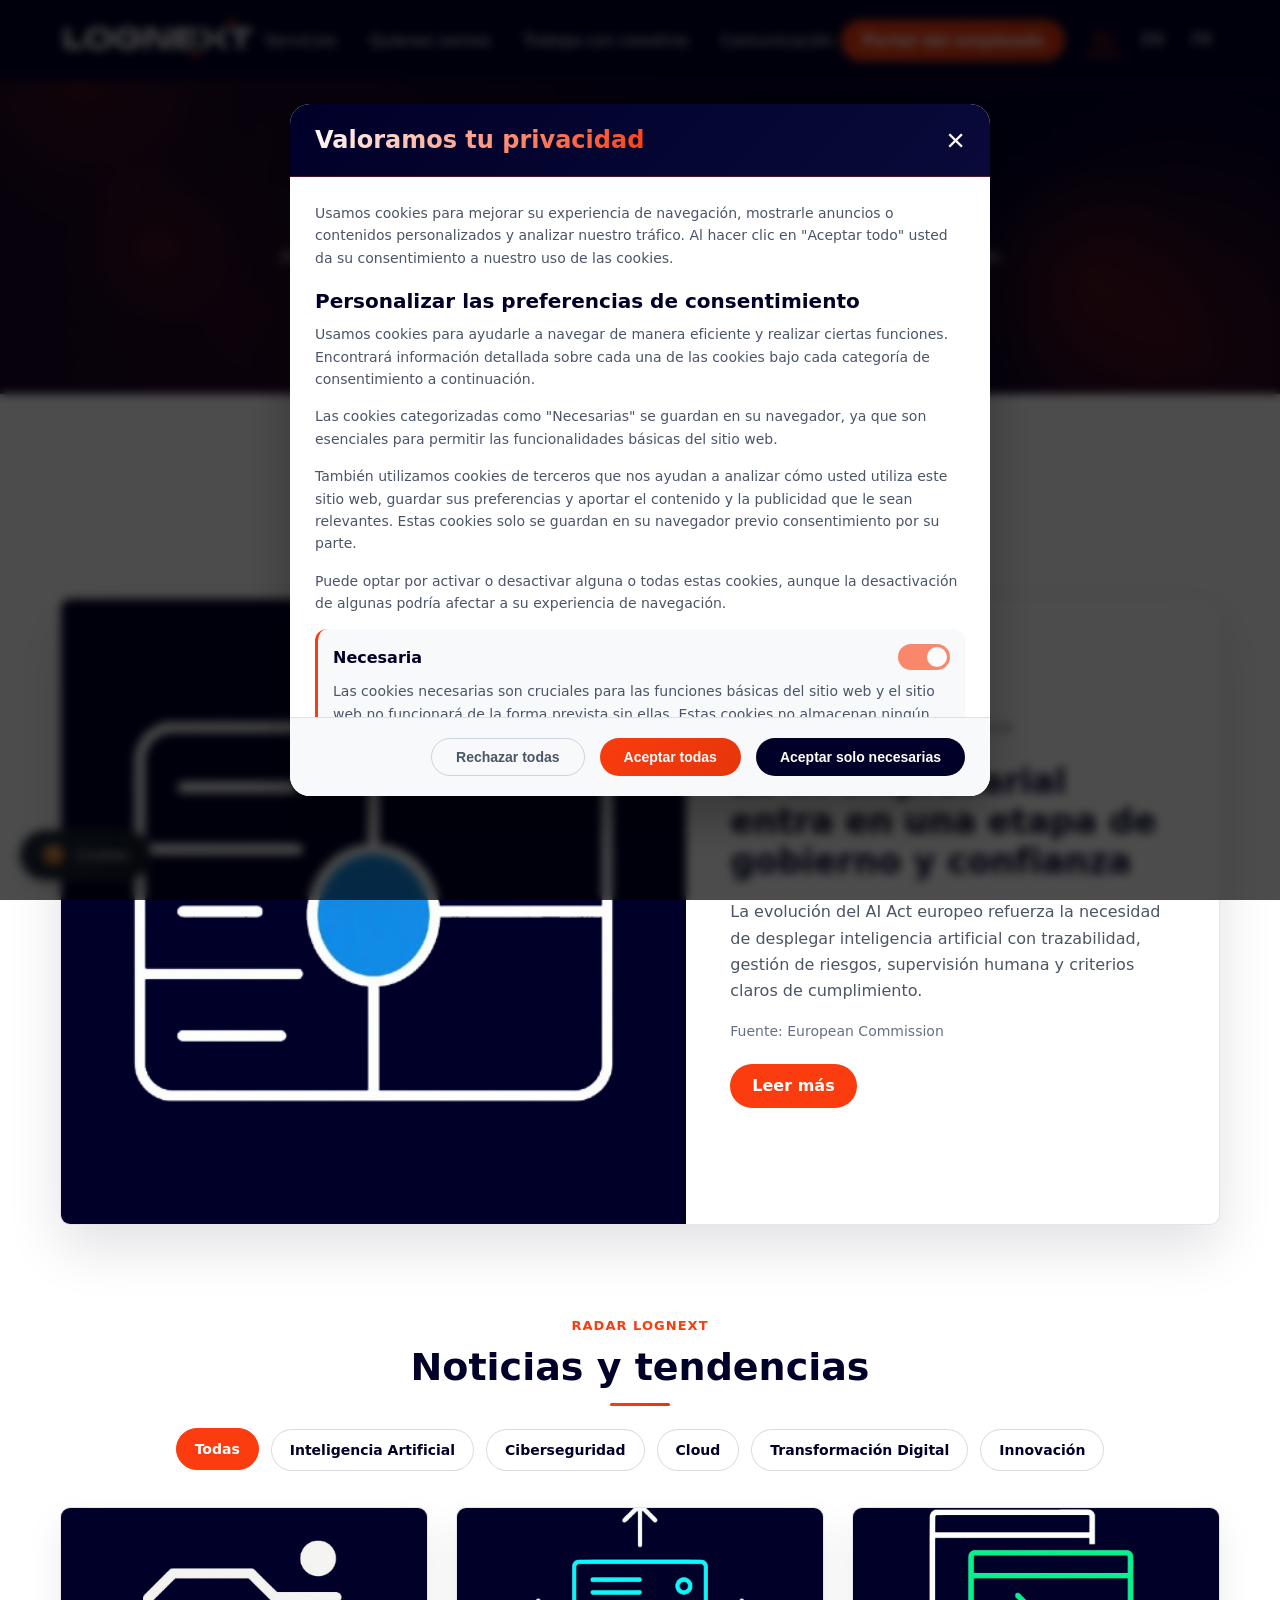
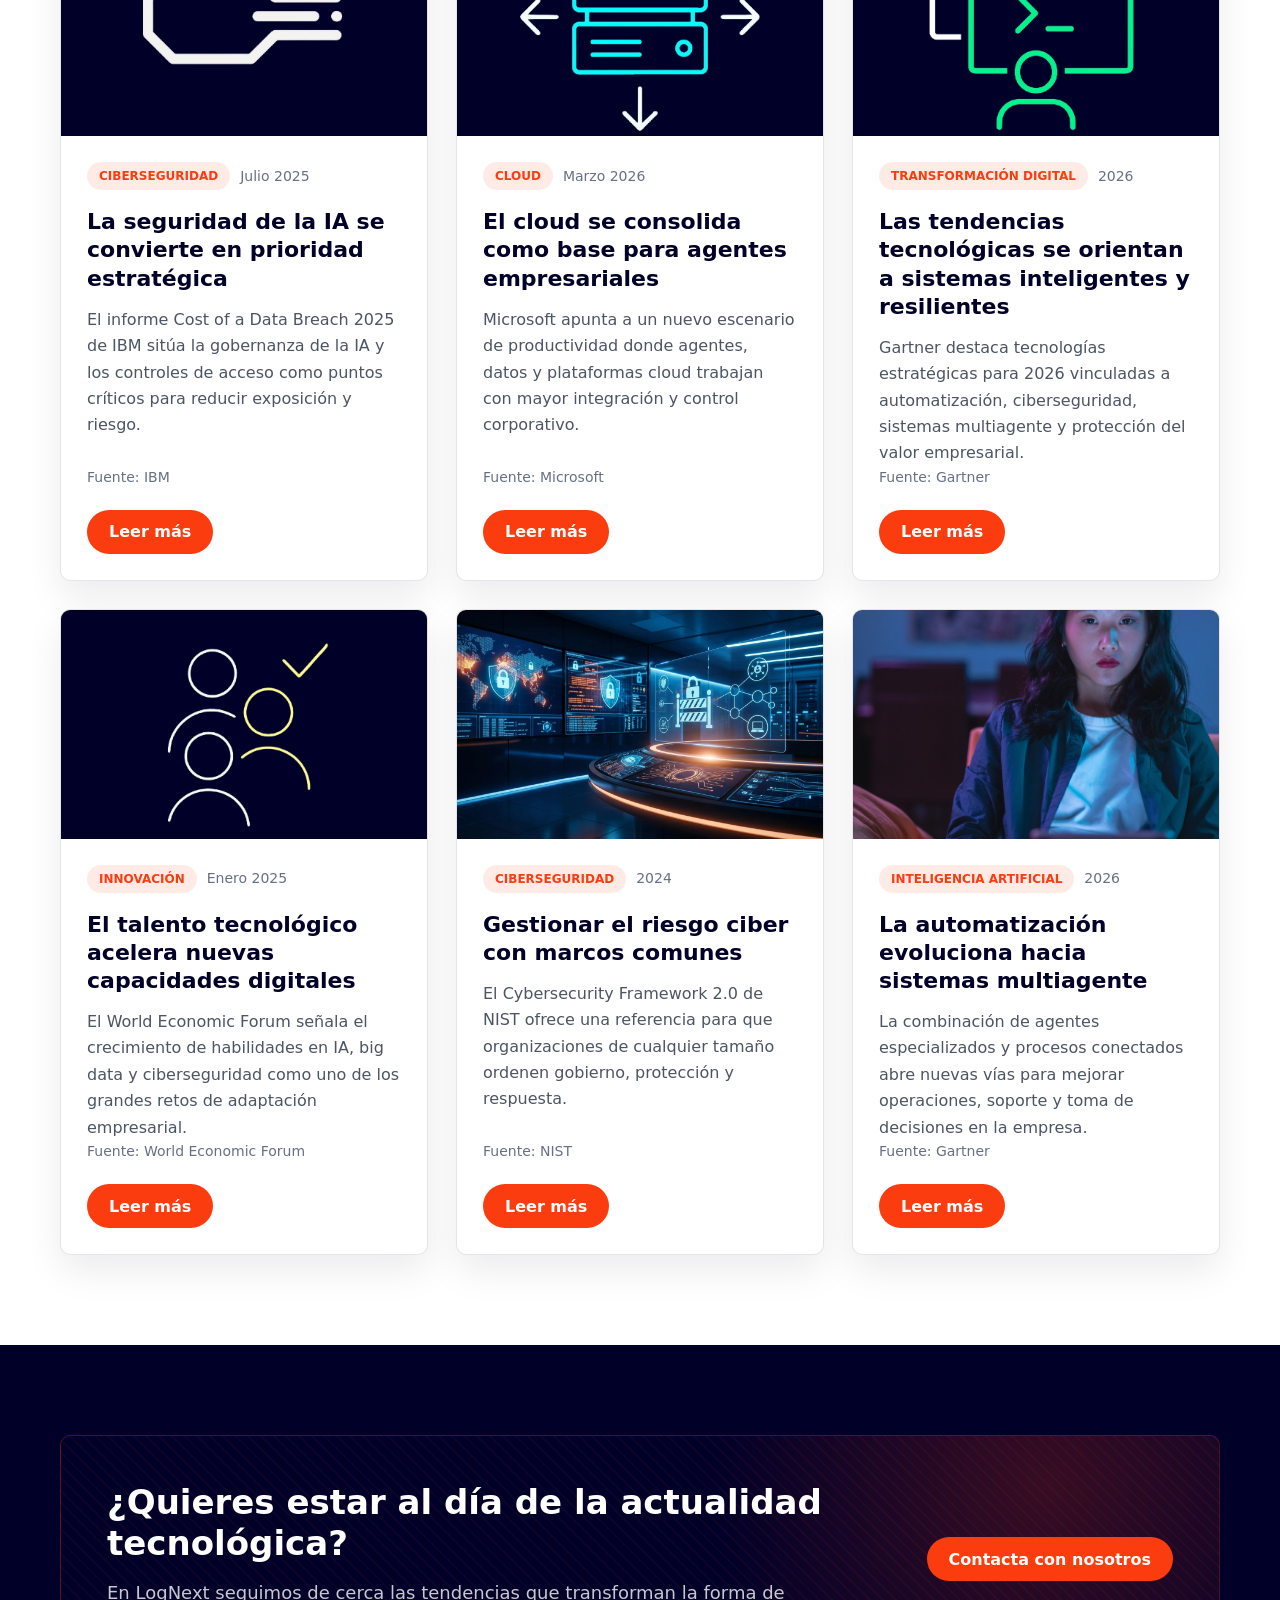
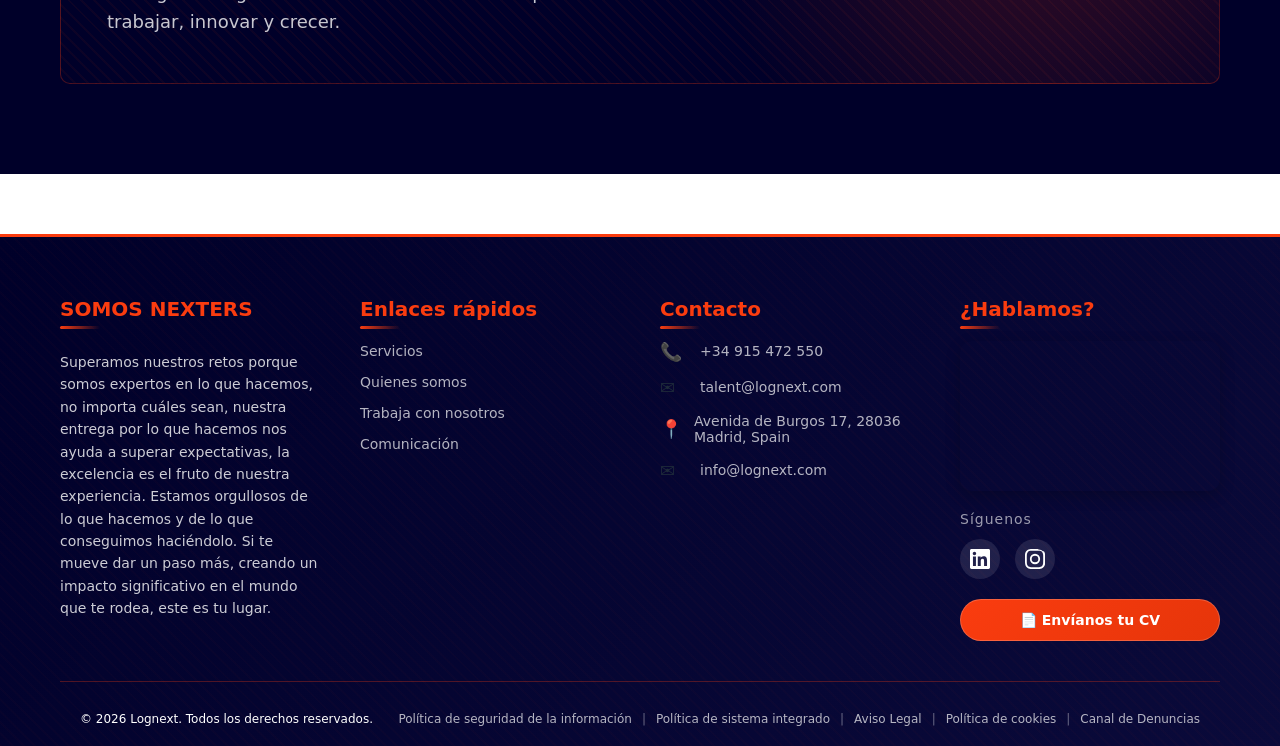
<file: comunicacion.html>
<!doctype html>
<html lang="es">
  <head>
    <meta charset="UTF-8" />
    <meta name="viewport" content="width=device-width, initial-scale=1.0" />
    <title>Lognext - Comunicación</title>
    <link rel="stylesheet" href="assets/css/global.css" />
    <link rel="stylesheet" href="assets/css/comunicacion.css" />
    <link
      rel="icon"
      type="image/png"
      sizes="32x32"
      href="assets/img/favicon/favicon-3.png"
    />
    <link
      rel="icon"
      type="image/png"
      sizes="16x16"
      href="assets/img/favicon/favicon-3.png"
    />
    <link rel="apple-touch-icon" href="assets/img/favicon/favicon-3.png" />
  </head>
  <body>
    <header class="site-header">
      <div class="container">
        <a href="index.html" class="logo">
          <img src="assets/img/lognext-logo-transparente.png" alt="Lognext" />
        </a>

        <nav class="main-nav">
          <ul class="menu">
            <li class="menu-item has-dropdown">
              <a href="index.html#servicios" data-i18n="nav_servicios">Servicios</a>
              <ul class="submenu">
                <li class="service-submenu-item">
                  <div class="service-submenu-row">
                    <a href="servicios/ia.html" class="submenu-item" data-i18n="submenu_ia">Inteligencia Artificial</a>
                    <button class="service-submenu-toggle" type="button" aria-label="Ver casos de exito" aria-expanded="false">&rsaquo;</button>
                  </div>
                  <ul class="service-submenu-list">
                    <li><a href="servicios/ia.html#casos-exito" class="submenu-child-item" data-i18n="casos_title">Casos de Exito</a></li>
                  </ul>
                </li>
                <li class="service-submenu-item">
                  <div class="service-submenu-row">
                    <a href="servicios/ams.html" class="submenu-item" data-i18n="submenu_ams">Application Management Services</a>
                    <button class="service-submenu-toggle" type="button" aria-label="Ver casos de exito" aria-expanded="false">&rsaquo;</button>
                  </div>
                  <ul class="service-submenu-list">
                    <li><a href="servicios/ams.html#casos-exito" class="submenu-child-item" data-i18n="casos_title">Casos de Exito</a></li>
                  </ul>
                </li>
                <li class="service-submenu-item">
                  <div class="service-submenu-row">
                    <a href="servicios/ims.html" class="submenu-item" data-i18n="submenu_ims">Infrastructure Management Services</a>
                    <button class="service-submenu-toggle" type="button" aria-label="Ver casos de exito" aria-expanded="false">&rsaquo;</button>
                  </div>
                  <ul class="service-submenu-list">
                    <li><a href="servicios/ims.html#casos-exito" class="submenu-child-item" data-i18n="casos_title">Casos de Exito</a></li>
                  </ul>
                </li>
                <li class="service-submenu-item">
                  <div class="service-submenu-row">
                    <a href="servicios/ciberseguridad.html" class="submenu-item" data-i18n="submenu_agile">Ciberseguridad</a>
                    <button class="service-submenu-toggle" type="button" aria-label="Ver casos de exito" aria-expanded="false">&rsaquo;</button>
                  </div>
                  <ul class="service-submenu-list">
                    <li><a href="servicios/ciberseguridad.html#casos-exito" class="submenu-child-item" data-i18n="casos_title">Casos de Exito</a></li>
                  </ul>
                </li>
                <li class="service-submenu-item">
                  <div class="service-submenu-row">
                    <a href="servicios/outsourcing.html" class="submenu-item" data-i18n="submenu_outsourcing">Outsourcing de Talento</a>
                    <button class="service-submenu-toggle" type="button" aria-label="Ver casos de exito" aria-expanded="false">&rsaquo;</button>
                  </div>
                  <ul class="service-submenu-list">
                    <li><a href="servicios/outsourcing.html#casos-exito" class="submenu-child-item" data-i18n="casos_title">Casos de Exito</a></li>
                  </ul>
                </li>
              </ul>
            </li>
            <li><a href="quienes-somos.html" data-i18n="nav_quienes_somos">Quienes somos</a></li>
            <li><a href="trabaja-con-nosotros.html" data-i18n="nav_trabaja">Trabaja con nosotros</a></li>
            <li><a href="comunicacion.html" data-i18n="nav_comunicacion">Comunicación</a></li>
          </ul>

          <div class="mobile-actions">
            <a href="https://w3.cezanneondemand.com/CezanneOnDemand/-/LOGNEXT/Account/LogIn?ReturnUrl=%7E%2F-%2FLOGNEXT" target="_blank" class="employee-portal mobile" data-i18n="btn_portal">Portal del empleado</a>
            <div class="language-switcher mobile">
              <a href="#" class="active">ES</a>
              <a href="#">EN</a>
              <a href="#">FR</a>
            </div>
          </div>

          <div class="mobile-footer-info">
            <div class="mobile-info-card">
              <h4 class="mobile-info-title" data-i18n="mobile_quieres_trabajar">¿Quieres trabajar con nosotros?</h4>
              <div class="mobile-info-contact">
                <p><span class="info-icon">&#128222;</span> +34 915 472 550</p>
                <p><span class="info-icon">&#9993;&#65039;</span> talent@lognext.com</p>
              </div>
            </div>
            <div class="mobile-info-card">
              <h4 class="mobile-info-title" data-i18n="mobile_hablamos">¿Hablamos?</h4>
              <div class="mobile-info-contact">
                <p><span class="info-icon">&#128222;</span> +34 915 472 550</p>
                <p><span class="info-icon">&#128205;</span> Avenida de Burgos 17, 28036 Madrid</p>
                <p><span class="info-icon">&#9993;&#65039;</span> info@lognext.com</p>
              </div>
            </div>
          </div>
        </nav>

        <div class="desktop-actions">
          <a
            href="https://w3.cezanneondemand.com/CezanneOnDemand/-/LOGNEXT/Account/LogIn?ReturnUrl=%7E%2F-%2FLOGNEXT"
            target="_blank"
            class="employee-portal"
            data-i18n="btn_portal"
            >Portal del empleado</a
          >
          <div class="language-switcher">
            <a href="#" class="active">ES</a>
            <a href="#">EN</a>
            <a href="#">FR</a>
          </div>
        </div>

        <button class="menu-toggle">
          <span></span>
          <span></span>
          <span></span>
        </button>
      </div>
    </header>

    <main>
      <section class="comunicacion-hero">
        <div class="circle-1"></div>
        <div class="circle-2"></div>
        <div class="circle-3"></div>
        <div class="container">
          <h1 data-i18n="comunicacion_title">Comunicación</h1>
          <p data-i18n="comunicacion_intro">
            Actualidad, tendencias e innovación tecnológica para seguir avanzando hacia el futuro digital.
          </p>
        </div>
      </section>

      <section class="communication-featured-section">
        <div class="container">
          <div class="section-heading">
            <span class="section-kicker" data-i18n="comunicacion_featured_label">Noticia destacada</span>
            <h2 class="section-title" data-i18n="comunicacion_featured_heading">Actualidad tecnológica</h2>
          </div>

          <!-- Noticia destacada editable: sustituir imagen, textos, categoria y enlace cuando se publique contenido propio. -->
          <article class="featured-news-card" data-category="ia">
            <a class="featured-news-image" href="https://digital-strategy.ec.europa.eu/en/policies/regulatory-framework-ai" target="_blank" rel="noopener noreferrer">
              <img src="assets/img/imgindex/ia.png" alt="Inteligencia artificial empresarial" />
            </a>
            <div class="featured-news-content">
              <div class="news-meta">
                <span class="news-category" data-i18n="comunicacion_featured_category">Inteligencia Artificial</span>
                <span class="news-date" data-i18n="comunicacion_featured_date">Mayo 2026</span>
              </div>
              <h3 data-i18n="comunicacion_featured_title">La IA empresarial entra en una etapa de gobierno y confianza</h3>
              <p data-i18n="comunicacion_featured_text">
                La evolución del AI Act europeo refuerza la necesidad de desplegar inteligencia artificial con trazabilidad, gestión de riesgos, supervisión humana y criterios claros de cumplimiento.
              </p>
              <div class="news-source">
                <span data-i18n="comunicacion_source">Fuente</span>: European Commission
              </div>
              <a class="news-link" href="https://digital-strategy.ec.europa.eu/en/policies/regulatory-framework-ai" target="_blank" rel="noopener noreferrer" data-i18n="comunicacion_read_more">Leer más</a>
            </div>
          </article>
        </div>
      </section>

      <section class="communication-news-section">
        <div class="container">
          <div class="section-heading">
            <span class="section-kicker" data-i18n="comunicacion_news_kicker">Radar LogNext</span>
            <h2 class="section-title" data-i18n="comunicacion_news_title">Noticias y tendencias</h2>
          </div>

          <div class="communication-filters" aria-label="Filtros de comunicación">
            <button class="filter-chip active" type="button" data-filter="all" aria-pressed="true" data-i18n="comunicacion_filter_all">Todas</button>
            <button class="filter-chip" type="button" data-filter="ia" aria-pressed="false" data-i18n="comunicacion_filter_ia">Inteligencia Artificial</button>
            <button class="filter-chip" type="button" data-filter="ciberseguridad" aria-pressed="false" data-i18n="comunicacion_filter_ciberseguridad">Ciberseguridad</button>
            <button class="filter-chip" type="button" data-filter="cloud" aria-pressed="false" data-i18n="comunicacion_filter_cloud">Cloud</button>
            <button class="filter-chip" type="button" data-filter="transformacion" aria-pressed="false" data-i18n="comunicacion_filter_transformacion">Transformación Digital</button>
            <button class="filter-chip" type="button" data-filter="innovacion" aria-pressed="false" data-i18n="comunicacion_filter_innovacion">Innovación</button>
          </div>

          <!-- Noticias editables: cada card puede actualizarse cambiando data-category, imagen, textos y href de origen. -->
          <div class="news-grid">
            <article class="news-card" data-category="ciberseguridad">
              <a class="news-card-image" href="https://newsroom.ibm.com/2025-07-30-ibm-report-13-of-organizations-reported-breaches-of-ai-models-or-applications%2C-97-of-which-reported-lacking-proper-ai-access-controls" target="_blank" rel="noopener noreferrer">
                <img src="assets/img/imgindex/ciberseguridad.png" alt="Ciberseguridad e inteligencia artificial" />
              </a>
              <div class="news-card-content">
                <div class="news-meta">
                  <span class="news-category" data-i18n="comunicacion_news_1_category">Ciberseguridad</span>
                  <span class="news-date" data-i18n="comunicacion_news_1_date">Julio 2025</span>
                </div>
                <h3 data-i18n="comunicacion_news_1_title">La seguridad de la IA se convierte en prioridad estratégica</h3>
                <p data-i18n="comunicacion_news_1_text">El informe Cost of a Data Breach 2025 de IBM sitúa la gobernanza de la IA y los controles de acceso como puntos críticos para reducir exposición y riesgo.</p>
                <div class="news-source"><span data-i18n="comunicacion_source">Fuente</span>: IBM</div>
                <a class="news-link" href="https://newsroom.ibm.com/2025-07-30-ibm-report-13-of-organizations-reported-breaches-of-ai-models-or-applications%2C-97-of-which-reported-lacking-proper-ai-access-controls" target="_blank" rel="noopener noreferrer" data-i18n="comunicacion_read_more">Leer más</a>
              </div>
            </article>

            <article class="news-card" data-category="cloud">
              <a class="news-card-image" href="https://blogs.microsoft.com/blog/2026/03/09/introducing-the-first-frontier-suite-built-on-intelligence-trust/" target="_blank" rel="noopener noreferrer">
                <img src="assets/img/imgindex/ims.png" alt="Cloud empresarial y agentes de inteligencia artificial" />
              </a>
              <div class="news-card-content">
                <div class="news-meta">
                  <span class="news-category" data-i18n="comunicacion_news_2_category">Cloud</span>
                  <span class="news-date" data-i18n="comunicacion_news_2_date">Marzo 2026</span>
                </div>
                <h3 data-i18n="comunicacion_news_2_title">El cloud se consolida como base para agentes empresariales</h3>
                <p data-i18n="comunicacion_news_2_text">Microsoft apunta a un nuevo escenario de productividad donde agentes, datos y plataformas cloud trabajan con mayor integración y control corporativo.</p>
                <div class="news-source"><span data-i18n="comunicacion_source">Fuente</span>: Microsoft</div>
                <a class="news-link" href="https://blogs.microsoft.com/blog/2026/03/09/introducing-the-first-frontier-suite-built-on-intelligence-trust/" target="_blank" rel="noopener noreferrer" data-i18n="comunicacion_read_more">Leer más</a>
              </div>
            </article>

            <article class="news-card" data-category="transformacion">
              <a class="news-card-image" href="https://www.gartner.com/en/articles/top-technology-trends-2026" target="_blank" rel="noopener noreferrer">
                <img src="assets/img/imgindex/ams.png" alt="Transformación digital y aplicaciones empresariales" />
              </a>
              <div class="news-card-content">
                <div class="news-meta">
                  <span class="news-category" data-i18n="comunicacion_news_3_category">Transformación Digital</span>
                  <span class="news-date" data-i18n="comunicacion_news_3_date">2026</span>
                </div>
                <h3 data-i18n="comunicacion_news_3_title">Las tendencias tecnológicas se orientan a sistemas inteligentes y resilientes</h3>
                <p data-i18n="comunicacion_news_3_text">Gartner destaca tecnologías estratégicas para 2026 vinculadas a automatización, ciberseguridad, sistemas multiagente y protección del valor empresarial.</p>
                <div class="news-source"><span data-i18n="comunicacion_source">Fuente</span>: Gartner</div>
                <a class="news-link" href="https://www.gartner.com/en/articles/top-technology-trends-2026" target="_blank" rel="noopener noreferrer" data-i18n="comunicacion_read_more">Leer más</a>
              </div>
            </article>

            <article class="news-card" data-category="innovacion">
              <a class="news-card-image" href="https://www.weforum.org/press/2025/01/future-of-jobs-report-2025-78-million-new-job-opportunities-by-2030-but-urgent-upskilling-needed-to-prepare-workforces/" target="_blank" rel="noopener noreferrer">
                <img src="assets/img/imgindex/outsourcing.png" alt="Talento tecnológico y nuevos perfiles digitales" />
              </a>
              <div class="news-card-content">
                <div class="news-meta">
                  <span class="news-category" data-i18n="comunicacion_news_4_category">Innovación</span>
                  <span class="news-date" data-i18n="comunicacion_news_4_date">Enero 2025</span>
                </div>
                <h3 data-i18n="comunicacion_news_4_title">El talento tecnológico acelera nuevas capacidades digitales</h3>
                <p data-i18n="comunicacion_news_4_text">El World Economic Forum señala el crecimiento de habilidades en IA, big data y ciberseguridad como uno de los grandes retos de adaptación empresarial.</p>
                <div class="news-source"><span data-i18n="comunicacion_source">Fuente</span>: World Economic Forum</div>
                <a class="news-link" href="https://www.weforum.org/press/2025/01/future-of-jobs-report-2025-78-million-new-job-opportunities-by-2030-but-urgent-upskilling-needed-to-prepare-workforces/" target="_blank" rel="noopener noreferrer" data-i18n="comunicacion_read_more">Leer más</a>
              </div>
            </article>

            <article class="news-card" data-category="ciberseguridad">
              <a class="news-card-image" href="https://www.nist.gov/publications/nist-cybersecurity-framework-csf-20" target="_blank" rel="noopener noreferrer">
                <img src="assets/img/ciberseguridad/imagen (1).jpg" alt="Marco de gestión de riesgos de ciberseguridad" />
              </a>
              <div class="news-card-content">
                <div class="news-meta">
                  <span class="news-category" data-i18n="comunicacion_news_5_category">Ciberseguridad</span>
                  <span class="news-date" data-i18n="comunicacion_news_5_date">2024</span>
                </div>
                <h3 data-i18n="comunicacion_news_5_title">Gestionar el riesgo ciber con marcos comunes</h3>
                <p data-i18n="comunicacion_news_5_text">El Cybersecurity Framework 2.0 de NIST ofrece una referencia para que organizaciones de cualquier tamaño ordenen gobierno, protección y respuesta.</p>
                <div class="news-source"><span data-i18n="comunicacion_source">Fuente</span>: NIST</div>
                <a class="news-link" href="https://www.nist.gov/publications/nist-cybersecurity-framework-csf-20" target="_blank" rel="noopener noreferrer" data-i18n="comunicacion_read_more">Leer más</a>
              </div>
            </article>

            <article class="news-card" data-category="ia">
              <a class="news-card-image" href="https://www.gartner.com/en/articles/top-technology-trends-2026" target="_blank" rel="noopener noreferrer">
                <img src="assets/img/iaCE/IAimagen.jpg" alt="Automatización con inteligencia artificial" />
              </a>
              <div class="news-card-content">
                <div class="news-meta">
                  <span class="news-category" data-i18n="comunicacion_news_6_category">Inteligencia Artificial</span>
                  <span class="news-date" data-i18n="comunicacion_news_6_date">2026</span>
                </div>
                <h3 data-i18n="comunicacion_news_6_title">La automatización evoluciona hacia sistemas multiagente</h3>
                <p data-i18n="comunicacion_news_6_text">La combinación de agentes especializados y procesos conectados abre nuevas vías para mejorar operaciones, soporte y toma de decisiones en la empresa.</p>
                <div class="news-source"><span data-i18n="comunicacion_source">Fuente</span>: Gartner</div>
                <a class="news-link" href="https://www.gartner.com/en/articles/top-technology-trends-2026" target="_blank" rel="noopener noreferrer" data-i18n="comunicacion_read_more">Leer más</a>
              </div>
            </article>
          </div>
        </div>
      </section>

      <section class="communication-cta">
        <div class="container">
          <div class="cta-panel">
            <div>
              <h2 data-i18n="comunicacion_cta_title">¿Quieres estar al día de la actualidad tecnológica?</h2>
              <p data-i18n="comunicacion_cta_text">En LogNext seguimos de cerca las tendencias que transforman la forma de trabajar, innovar y crecer.</p>
            </div>
            <a class="cta-button" href="mailto:info@lognext.com" data-i18n="comunicacion_cta_button">Contacta con nosotros</a>
          </div>
        </div>
      </section>
    </main>

    <footer class="site-footer">
      <div class="footer-container">
        <div class="footer-grid">
          <div class="footer-col footer-col-about">
            <h3 class="footer-title" data-i18n="footer_somos_nexter">SOMOS NEXTERS</h3>
            <p class="footer-text" data-i18n="footer_text">
              Superamos nuestros retos porque somos expertos en lo que hacemos, no importa cuáles sean, nuestra entrega por lo que hacemos nos ayuda a superar expectativas, la excelencia es el fruto de nuestra experiencia. Estamos orgullosos de lo que hacemos y de lo que conseguimos haciéndolo. Si te mueve dar un paso más, creando un impacto significativo en el mundo que te rodea, este es tu lugar.
            </p>
          </div>

          <div class="footer-col footer-col-links">
            <h3 class="footer-title" data-i18n="footer_enlaces_rapidos">Enlaces rápidos</h3>
            <ul class="footer-links">
              <li><a href="index.html#servicios" data-i18n="nav_servicios">Servicios</a></li>
              <li><a href="quienes-somos.html" data-i18n="nav_quienes_somos">Quienes somos</a></li>
              <li><a href="trabaja-con-nosotros.html" data-i18n="nav_trabaja">Trabaja con nosotros</a></li>
              <li><a href="comunicacion.html" data-i18n="nav_comunicacion">Comunicación</a></li>
            </ul>
          </div>

          <div class="footer-col footer-col-contact">
            <h3 class="footer-title" data-i18n="footer_contacto">Contacto</h3>
            <ul class="footer-contact">
              <li class="contact-item">
                <span class="contact-icon">&#128222;</span>
                <a href="tel:+34915472550" class="contact-link">+34 915 472 550</a>
              </li>
              <li class="contact-item">
                <span class="contact-icon">&#9993;&#65039;</span>
                <a href="mailto:talent@lognext.com" class="contact-link">talent@lognext.com</a>
              </li>
              <li class="contact-item">
                <span class="contact-icon">&#128205;</span>
                <a href="https://maps.google.com/?q=Avenida+de+Burgos+17+Madrid+Spain" target="_blank" class="contact-link location-link">Avenida de Burgos 17, 28036 Madrid, Spain</a>
              </li>
              <li class="contact-item">
                <span class="contact-icon">&#9993;&#65039;</span>
                <a href="mailto:info@lognext.com" class="contact-link">info@lognext.com</a>
              </li>
            </ul>
          </div>

          <div class="footer-col footer-col-map">
            <h3 class="footer-title" data-i18n="footer_hablamos">¿Hablamos?</h3>
            <div class="footer-map">
              <iframe
                src="https://www.google.com/maps/embed?pb=!1m18!1m12!1m3!1d3037.543167168951!2d-3.671360984603811!3d40.43037697936105!2m3!1f0!2f0!3f0!3m2!1i1024!2i768!4f13.1!3m3!1m2!1s0xd4229b5a2c12e2b%3A0x2b5c5e5e5e5e5e5e!2sAv.%20de%20Burgos%2C%2017%2C%2028036%20Madrid!5e0!3m2!1ses!2ses!4v1700000000000!5m2!1ses!2ses"
                width="100%"
                height="150"
                style="border: 0; border-radius: 12px"
                allowfullscreen=""
                loading="lazy"
                referrerpolicy="no-referrer-when-downgrade"
              ></iframe>
            </div>

            <div class="footer-social">
              <h4 class="social-title" data-i18n="footer_siguenos">Síguenos</h4>
              <div class="social-icons">
                <a href="https://linkedin.com/company/lognext" target="_blank" class="social-link linkedin" aria-label="LinkedIn">
                  <svg xmlns="http://www.w3.org/2000/svg" width="20" height="20" viewBox="0 0 24 24" fill="currentColor"><path d="M20.447 20.452h-3.554v-5.569c0-1.328-.027-3.037-1.852-3.037-1.853 0-2.136 1.445-2.136 2.939v5.667H9.351V9h3.414v1.561h.046c.477-.9 1.637-1.85 3.37-1.85 3.601 0 4.267 2.37 4.267 5.455v6.286zM5.337 7.433c-1.144 0-2.063-.926-2.063-2.065 0-1.138.92-2.063 2.063-2.063 1.14 0 2.064.925 2.064 2.063 0 1.139-.925 2.065-2.064 2.065zm1.782 13.019H3.555V9h3.564v11.452zM22.225 0H1.771C.792 0 0 .774 0 1.729v20.542C0 23.227.792 24 1.771 24h20.451c.979 0 1.771-.773 1.771-1.729V1.729C24 .774 23.204 0 22.225 0z"/></svg>
                </a>
                <a href="https://instagram.com/lognext_tech" target="_blank" class="social-link instagram" aria-label="Instagram">
                  <svg xmlns="http://www.w3.org/2000/svg" width="20" height="20" viewBox="0 0 24 24" fill="currentColor"><path d="M12 2.163c3.204 0 3.584.012 4.85.07 1.366.062 2.633.336 3.608 1.311.975.975 1.249 2.242 1.311 3.608.058 1.266.07 1.646.07 4.85s-.012 3.584-.07 4.85c-.062 1.366-.336 2.633-1.311 3.608-.975.975-2.242 1.249-3.608 1.311-1.266.058-1.646.07-4.85.07s-3.584-.012-4.85-.07c-1.366-.062-2.633-.336-3.608-1.311-.975-.975-1.249-2.242-1.311-3.608-.058-1.266-.07-1.646-.07-4.85s.012-3.584.07-4.85c.062-1.366.336-2.633 1.311-3.608.975-.975 2.242-1.249 3.608-1.311 1.266-.058 1.646-.07 4.85-.07zM12 0C8.741 0 8.332.014 7.052.072 5.775.132 4.905.332 4.14.659c-.789.335-1.457.787-2.124 1.454-.667.667-1.119 1.335-1.454 2.124-.327.765-.527 1.635-.587 2.912C.014 8.332 0 8.741 0 12s.014 3.668.072 4.948c.06 1.277.26 2.147.587 2.912.335.789.787 1.457 1.454 2.124.667.667 1.335 1.119 2.124 1.454.765.327 1.635.527 2.912.587 1.28.058 1.689.072 4.948.072s3.668-.014 4.948-.072c1.277-.06 2.147-.26 2.912-.587.789-.335 1.457-.787 2.124-1.454.667-.667 1.119-1.335 1.454-2.124.327-.765.527-1.635.587-2.912.058-1.28.072-1.689.072-4.948s-.014-3.668-.072-4.948c-.06-1.277-.26-2.147-.587-2.912-.335-.789-.787-1.457-2.124-1.454-.667-.667-1.335-1.119-2.124-1.454-.765-.327-1.635-.527-2.912-.587C15.668.014 15.259 0 12 0zm0 5.838a6.162 6.162 0 100 12.324 6.162 6.162 0 000-12.324zM12 16a4 4 0 110-8 4 4 0 010 8z"/></svg>
                </a>
              </div>
            </div>

            <div class="footer-cv">
              <a href="mailto:talent@lognext.com?subject=Solicitud%20de%20empleo%20-%20CV&body=Hola%2C%20me%20llamo%20%5BNombre%5D%20y%20me%20gustar%C3%ADa%20enviaros%20mi%20CV%20para%20formar%20parte%20de%20Lognext.%0A%0A%F0%9F%93%8C%20Mi%20tel%C3%A9fono%3A%20%0A%F0%9F%93%A7%20Mi%20email%3A%20%0A%0A%F0%9F%92%BC%20Adjunto%20mi%20CV%20a%20este%20correo.%0A%0A%F0%9F%99%8F%20Quedo%20a%20la%20espera%20de%20su%20respuesta.%0A%0A%F0%9F%93%8D%20Un%20saludo." class="btn-cv-simple" data-i18n="footer_cv_btn">&#128196; Envíanos tu CV</a>
            </div>
          </div>
        </div>

        <div class="footer-bottom">
          <div class="footer-bottom-container">
            <p class="copyright" data-i18n="footer_copyright">© 2026 Lognext. Todos los derechos reservados.</p>
            <div class="legal-links">
              <a href="assets/docs/politica-seguridad.pdf" target="_blank" class="legal-link" data-i18n="legal_link_security">Política de seguridad de la información</a>
              <span class="legal-separator">|</span>
              <a href="assets/docs/politica-sistema-integrado.pdf" target="_blank" class="legal-link" data-i18n="legal_link_integrated">Política de sistema integrado</a>
              <span class="legal-separator">|</span>
              <a href="enlaces-legales/aviso-legal.html" class="legal-link" data-i18n="legal_link_legal_notice">Aviso Legal</a>
              <span class="legal-separator">|</span>
              <a href="enlaces-legales/politica-cookies.html" class="legal-link" data-i18n="legal_link_cookies">Política de cookies</a>
              <span class="legal-separator">|</span>
              <a href="enlaces-legales/canal-denuncias.html" class="legal-link" data-i18n="legal_link_whistleblowing">Canal de Denuncias</a>
            </div>
          </div>
        </div>
      </div>
    </footer>

    <!-- ========== BOTÓN DE COOKIES ========== -->
    <div class="cookie-btn-fixed" id="cookieBtn">
      <span class="cookie-icon">🍪</span>
      <span class="cookie-text" data-i18n="cookie_btn">Cookies</span>
    </div>

    <!-- ========== MODAL DE COOKIES ========== -->
    <div id="cookieModal" class="cookie-modal">
      <div class="cookie-modal-content">
        <div class="cookie-modal-header">
          <h2 data-i18n="cookie_modal_title">Valoramos tu privacidad</h2>
          <button class="cookie-modal-close" id="closeCookieModal">
            &times;
          </button>
        </div>

        <div class="cookie-modal-body">
          <p>
            Usamos cookies para mejorar su experiencia de navegación, mostrarle
            anuncios o contenidos personalizados y analizar nuestro tráfico. Al
            hacer clic en "Aceptar todo" usted da su consentimiento a nuestro
            uso de las cookies.
          </p>

          <h3 data-i18n="cookie_modal_preferences_title">Personalizar las preferencias de consentimiento</h3>
          <p>
            Usamos cookies para ayudarle a navegar de manera eficiente y
            realizar ciertas funciones. Encontrará información detallada sobre
            cada una de las cookies bajo cada categoría de consentimiento a
            continuación.
          </p>

          <p>
            Las cookies categorizadas como "Necesarias" se guardan en su
            navegador, ya que son esenciales para permitir las funcionalidades
            básicas del sitio web.
          </p>

          <p>
            También utilizamos cookies de terceros que nos ayudan a analizar
            cómo usted utiliza este sitio web, guardar sus preferencias y
            aportar el contenido y la publicidad que le sean relevantes. Estas
            cookies solo se guardan en su navegador previo consentimiento por su
            parte.
          </p>

          <p>
            Puede optar por activar o desactivar alguna o todas estas cookies,
            aunque la desactivación de algunas podría afectar a su experiencia
            de navegación.
          </p>

          <!-- Categorías de cookies -->
          <div class="cookie-category">
            <div class="cookie-category-header">
              <span class="cookie-category-name" data-i18n="cookie_category_necessary">Necesaria</span>
              <label class="cookie-switch">
                <input
                  type="checkbox"
                  class="cookie-checkbox"
                  id="cookieNecessary"
                  checked
                  disabled
                />
                <span class="cookie-slider"></span>
              </label>
            </div>
            <p class="cookie-category-desc">
              Las cookies necesarias son cruciales para las funciones básicas
              del sitio web y el sitio web no funcionará de la forma prevista
              sin ellas. Estas cookies no almacenan ningún dato de
              identificación personal.
            </p>
          </div>

          <div class="cookie-category">
            <div class="cookie-category-header">
              <span class="cookie-category-name" data-i18n="cookie_category_functional">Funcional</span>
              <label class="cookie-switch">
                <input
                  type="checkbox"
                  class="cookie-checkbox"
                  id="cookieFunctional"
                />
                <span class="cookie-slider"></span>
              </label>
            </div>
            <p class="cookie-category-desc">
              Las cookies funcionales ayudan a realizar ciertas funcionalidades,
              como compartir el contenido del sitio web en plataformas de redes
              sociales, recopilar comentarios y otras características de
              terceros.
            </p>
          </div>

          <div class="cookie-category">
            <div class="cookie-category-header">
              <span class="cookie-category-name">Analítica</span>
              <label class="cookie-switch">
                <input
                  type="checkbox"
                  class="cookie-checkbox"
                  id="cookieAnalytics"
                />
                <span class="cookie-slider"></span>
              </label>
            </div>
            <p class="cookie-category-desc">
              Las cookies analíticas se utilizan para comprender cómo
              interactúan los visitantes con el sitio web. Estas cookies ayudan
              a proporcionar información sobre métricas el número de visitantes,
              el porcentaje de rebote, la fuente de tráfico, etc.
            </p>
          </div>

          <div class="cookie-category">
            <div class="cookie-category-header">
              <span class="cookie-category-name" data-i18n="cookie_category_performance">El rendimiento</span>
              <label class="cookie-switch">
                <input
                  type="checkbox"
                  class="cookie-checkbox"
                  id="cookiePerformance"
                />
                <span class="cookie-slider"></span>
              </label>
            </div>
            <p class="cookie-category-desc">
              Las cookies de rendimiento se utilizan para comprender y analizar
              los índices de rendimiento clave del sitio web, lo que ayuda a
              proporcionar una mejor experiencia de usuario para los visitantes.
            </p>
          </div>

          <div class="cookie-category">
            <div class="cookie-category-header">
              <span class="cookie-category-name" data-i18n="cookie_category_advertising">Anuncio</span>
              <label class="cookie-switch">
                <input
                  type="checkbox"
                  class="cookie-checkbox"
                  id="cookieAdvertising"
                />
                <span class="cookie-slider"></span>
              </label>
            </div>
            <p class="cookie-category-desc">
              Las cookies publicitarias se utilizan para entregar a los
              visitantes anuncios personalizados basados en las páginas que
              visitaron antes y analizar la efectividad de la campaña
              publicitaria.
            </p>
          </div>
        </div>

        <div class="cookie-modal-footer">
          <button class="cookie-btn cookie-btn-reject" id="rejectAllCookies" data-i18n="cookie_reject_all">
            Rechazar todas
          </button>
          <button class="cookie-btn cookie-btn-accept" id="acceptAllCookies" data-i18n="cookie_accept_all">
            Aceptar todas
          </button>
          <button class="cookie-btn cookie-btn-necessary" id="acceptNecessaryCookies" data-i18n="cookie_accept_necessary">Aceptar solo necesarias</button>
        </div>
      </div>
    </div>
    <script src="assets/js/translations.js"></script>
    <script src="assets/js/i18n.js"></script>
    <script src="assets/js/main.js"></script>
  </body>
</html>
</file>
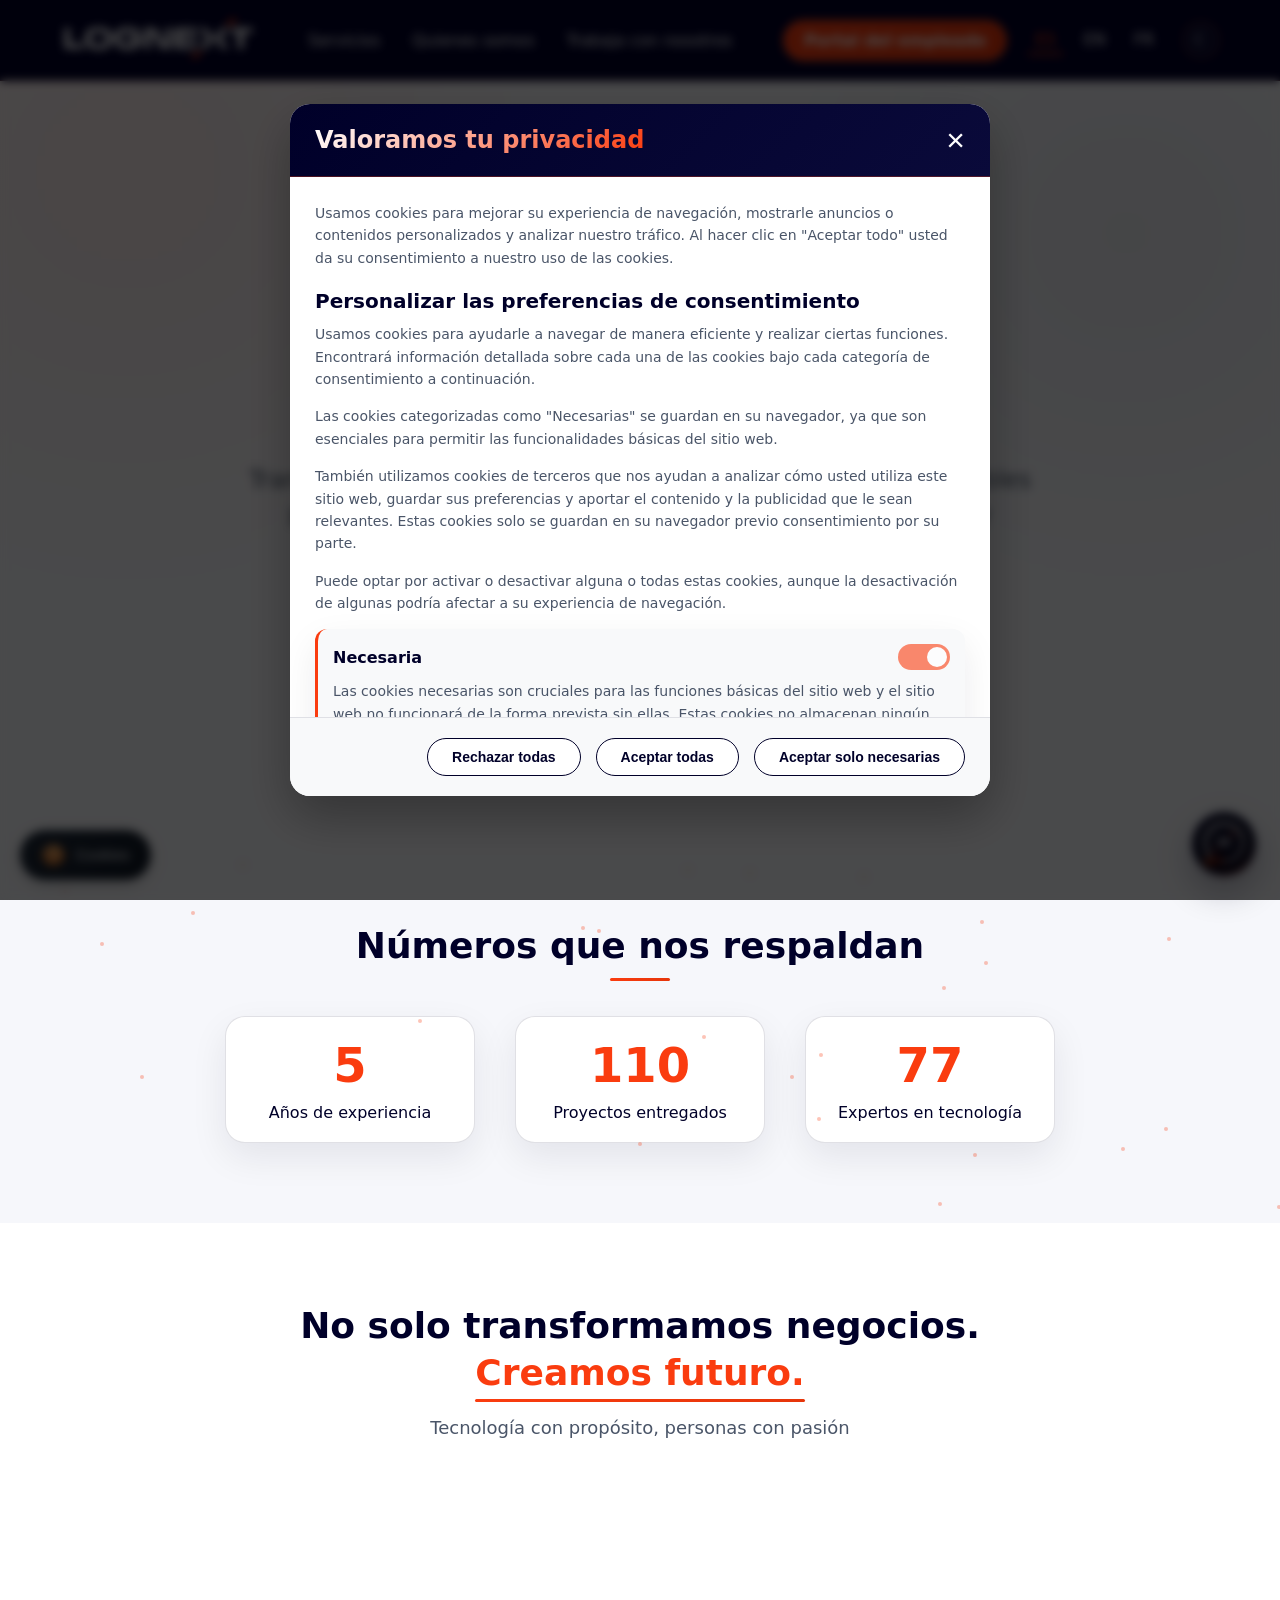
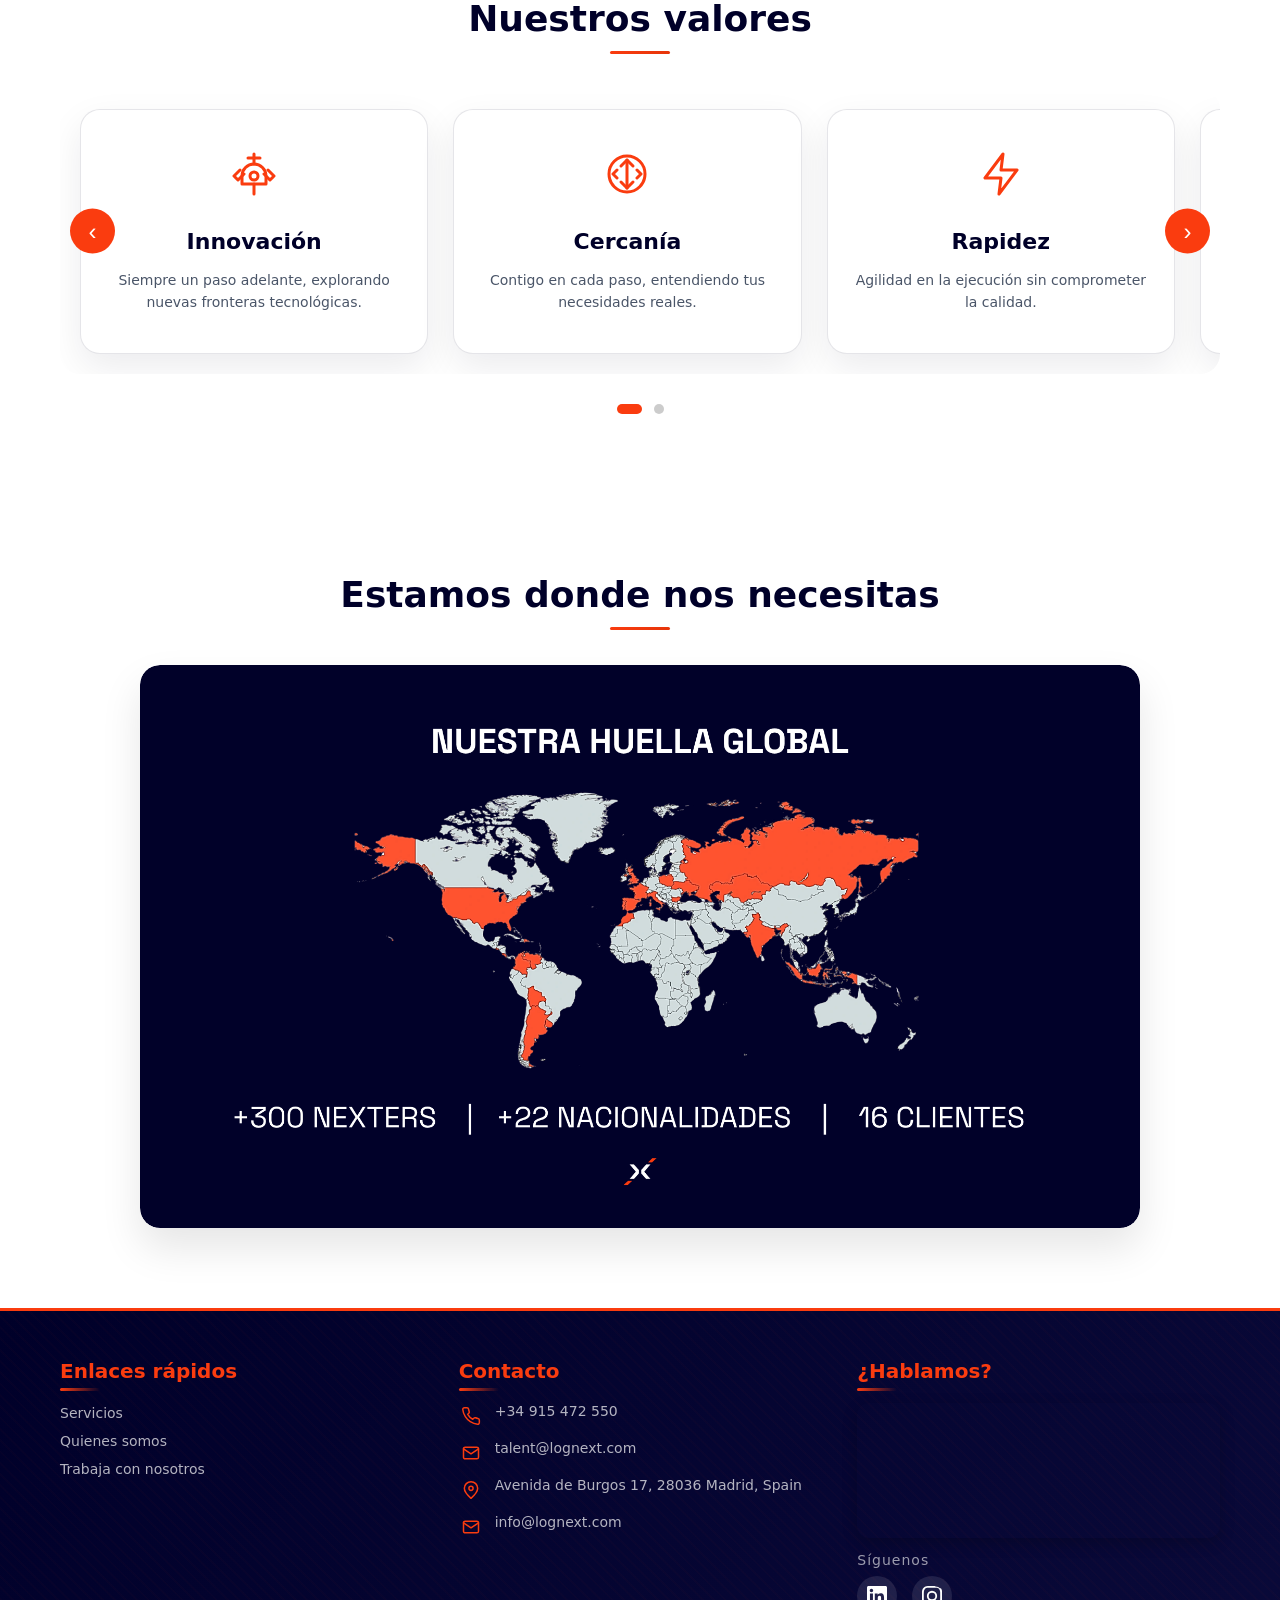
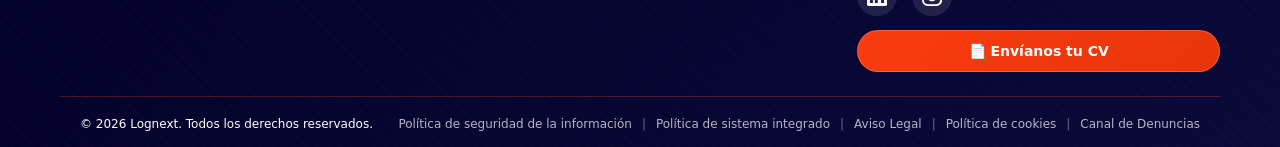
<file: quienes-somos.html>
<!doctype html>
<html lang="es">
  <head>
    <meta charset="UTF-8" />
    <meta name="viewport" content="width=device-width, initial-scale=1.0" />
    <title>Quiénes somos | Lognext</title>
    <meta
      name="description"
      content="Conoce Lognext, nuestros valores y nuestra forma de aplicar conocimiento, innovación y talento especializado a los retos tecnológicos de cada organización."
    />
    <link rel="canonical" href="https://www.lognext.com/about-us/" />
    <meta property="og:title" content="Quiénes somos | Lognext" />
    <meta
      property="og:description"
      content="Conoce Lognext, nuestros valores y nuestra forma de aplicar conocimiento, innovación y talento especializado a los retos tecnológicos de cada organización."
    />
    <meta property="og:type" content="website" />
    <meta property="og:url" content="https://www.lognext.com/about-us/" />
    <meta property="og:image" content="https://www.lognext.com/assets/img/lognext-logo-transparente.png" />
    <meta name="twitter:card" content="summary_large_image" />
    <meta name="twitter:title" content="Quiénes somos | Lognext" />
    <meta
      name="twitter:description"
      content="Conoce Lognext, nuestros valores y nuestra forma de aplicar conocimiento, innovación y talento especializado a los retos tecnológicos de cada organización."
    />
    <meta name="twitter:image" content="https://www.lognext.com/assets/img/lognext-logo-transparente.png" />
    <!-- Favicon -->
    <link
      rel="icon"
      type="image/png"
      sizes="32x32"
      href="assets/img/favicon/favicon-3.png"
    />
    <link
      rel="icon"
      type="image/png"
      sizes="16x16"
      href="assets/img/favicon/favicon-3.png"
    />
    <link rel="apple-touch-icon" href="assets/img/favicon/favicon-3.png" />
    <link rel="stylesheet" href="assets/css/styles.css" />
    <link rel="stylesheet" href="assets/css/chatbot.css" />
  </head>
  <body>
    <div class="site-intro" id="siteIntro" aria-hidden="true">
      <div class="site-intro__backdrop"></div>
      <img
        src="assets/img/LOGNEXT_simbolo_negativo.png"
        alt=""
        class="site-intro__symbol"
        aria-hidden="true"
      />
    </div>

    <header class="site-header">
      <div class="container">
        <a href="index.html" class="logo">
          <img src="assets/img/lognext-logo-transparente.png" alt="Lognext" />
        </a>

        <nav class="main-nav">
          <ul class="menu">
            <li class="menu-item has-dropdown">
              <a href="index.html#servicios" data-i18n="nav_servicios"
                >Servicios</a
              >
              <ul class="submenu">
                <li>
                  <a
                    href="servicios/ia.html"
                    class="submenu-item"
                    data-i18n="submenu_ia"
                    >Inteligencia Artificial</a
                  >
                </li>
                <li>
                  <a
                    href="servicios/ams.html"
                    class="submenu-item"
                    data-i18n="submenu_ams"
                    >Application Management Services</a
                  >
                </li>
                <li>
                  <a
                    href="servicios/ims.html"
                    class="submenu-item"
                    data-i18n="submenu_ims"
                    >Infrastructure Management Services</a
                  >
                </li>
                <li>
                  <a
                    href="servicios/ciberseguridad.html"
                    class="submenu-item"
                    data-i18n="submenu_agile"
                    >Ciberseguridad</a
                  >
                </li>
                <li>
                  <a
                    href="servicios/outsourcing.html"
                    class="submenu-item"
                    data-i18n="submenu_outsourcing"
                    >Outsourcing de Talento</a
                  >
                </li>
              </ul>
            </li>
            <li>
              <a href="quienes-somos.html" data-i18n="nav_quienes_somos"
                >Quienes somos</a
              >
            </li>
            <li>
              <a href="trabaja-con-nosotros.html" data-i18n="nav_trabaja"
                >Trabaja con nosotros</a
              >
            </li>
          </ul>

          <div class="mobile-actions">
            <a
              href="https://w3.cezanneondemand.com/CezanneOnDemand/-/LOGNEXT/Account/LogIn?ReturnUrl=%7E%2F-%2FLOGNEXT"
              target="_blank"
              class="employee-portal"
              data-i18n="btn_portal"
              >Portal del empleado</a
            >
            <div class="language-switcher mobile">
              <a href="#" class="active">ES</a>
              <a href="#">EN</a>
              <a href="#">FR</a>
            </div>
            <button class="theme-toggle theme-toggle--mobile" type="button" aria-label="Cambiar a tema oscuro" aria-pressed="false">
              <span class="theme-toggle__icon" aria-hidden="true">☾</span>
            </button>
          </div>

          <div class="mobile-footer-info">
            <div class="mobile-info-card">
              <h4 class="mobile-info-title" data-i18n="mobile_quieres_trabajar">¿Quieres trabajar con nosotros?</h4>
              <div class="mobile-info-contact">
                <p><span class="info-icon footer-contact-icon" aria-hidden="true"><svg viewBox="0 0 24 24" focusable="false"><path d="M22 16.92v3a2 2 0 0 1-2.18 2 19.79 19.79 0 0 1-8.63-3.07 19.5 19.5 0 0 1-6-6 19.79 19.79 0 0 1-3.07-8.67A2 2 0 0 1 4.11 2h3a2 2 0 0 1 2 1.72c.13.96.36 1.9.7 2.81a2 2 0 0 1-.45 2.11L8.09 9.91a16 16 0 0 0 6 6l1.27-1.27a2 2 0 0 1 2.11-.45c.91.34 1.85.57 2.81.7A2 2 0 0 1 22 16.92z" /></svg></span> +34 915 472 550</p>
                <p><span class="info-icon footer-contact-icon" aria-hidden="true"><svg viewBox="0 0 24 24" focusable="false"><rect x="3" y="5" width="18" height="14" rx="2" /><path d="m3 7 9 6 9-6" /></svg></span> talent@lognext.com</p>
              </div>
            </div>
            <div class="mobile-info-card">
              <h4 class="mobile-info-title" data-i18n="mobile_hablamos">¿Hablamos?</h4>
              <div class="mobile-info-contact">
                <p><span class="info-icon footer-contact-icon" aria-hidden="true"><svg viewBox="0 0 24 24" focusable="false"><path d="M22 16.92v3a2 2 0 0 1-2.18 2 19.79 19.79 0 0 1-8.63-3.07 19.5 19.5 0 0 1-6-6 19.79 19.79 0 0 1-3.07-8.67A2 2 0 0 1 4.11 2h3a2 2 0 0 1 2 1.72c.13.96.36 1.9.7 2.81a2 2 0 0 1-.45 2.11L8.09 9.91a16 16 0 0 0 6 6l1.27-1.27a2 2 0 0 1 2.11-.45c.91.34 1.85.57 2.81.7A2 2 0 0 1 22 16.92z" /></svg></span> +34 915 472 550</p>
                <p>
                  <span class="info-icon footer-contact-icon" aria-hidden="true"><svg viewBox="0 0 24 24" focusable="false"><path d="M20 10c0 5-8 12-8 12S4 15 4 10a8 8 0 1 1 16 0Z" /><circle cx="12" cy="10" r="2.5" /></svg></span> Avenida de Burgos 17, 28036
                  Madrid
                </p>
                <p><span class="info-icon footer-contact-icon" aria-hidden="true"><svg viewBox="0 0 24 24" focusable="false"><rect x="3" y="5" width="18" height="14" rx="2" /><path d="m3 7 9 6 9-6" /></svg></span> info@lognext.com</p>
              </div>
            </div>
          </div>
        </nav>

        <div class="desktop-actions">
          <a
            href="https://w3.cezanneondemand.com/CezanneOnDemand/-/LOGNEXT/Account/LogIn?ReturnUrl=%7E%2F-%2FLOGNEXT"
            target="_blank"
            class="employee-portal"
            data-i18n="btn_portal"
            >Portal del empleado</a
          >
          <div class="language-switcher">
            <a href="#" class="active">ES</a>
            <a href="#">EN</a>
            <a href="#">FR</a>
          </div>
          <button class="theme-toggle theme-toggle--desktop" type="button" aria-label="Cambiar a tema oscuro" aria-pressed="false">
            <span class="theme-toggle__icon" aria-hidden="true">☾</span>
          </button>
        </div>

        <button class="menu-toggle" aria-label="Abrir menú de navegación">
          <span></span>
          <span></span>
          <span></span>
        </button>
      </div>
    </header>

    <main class="about-main">
      <!-- HERO CON CÍRCULOS ANIMADOS -->
      <section class="about-hero">
        <div class="circle-1"></div>
        <div class="circle-2"></div>
        <div class="circle-3"></div>
        <div class="about-hero-content">
          <h1 class="animated-gradient-text" data-i18n="about_hero_title">
            SOMOS NEXTERS
          </h1>
          <h2 data-i18n="about_hero_subtitle">
            Transformamos la tecnología en soluciones robustas y accesibles para
            todos aquellos que necesitan simplificar el mañana y progresar en
            sus retos, ambiciones y propósitos.
          </h2>
        </div>
      </section>

      <!-- SECCIÓN CONTADORES ANIMADOS (STATS) -->
<section class="about-stats">
  <div class="container">
    <h2 class="section-title scroll-reveal" data-i18n="stats_title">
      Números que nos respaldan
    </h2>
    <div class="stats-grid scroll-reveal">
      <div class="stat-card">
        <div class="stat-number" data-target="20">0</div>
        <div class="stat-label" data-i18n="stats_anos">
          Años de experiencia
        </div>
      </div>
      <div class="stat-card">
        <div class="stat-number" data-target="500">0</div>
        <div class="stat-label" data-i18n="stats_proyectos">
          Proyectos entregados
        </div>
      </div>
      <div class="stat-card">
        <div class="stat-number" data-target="350">0</div>
        <div class="stat-label" data-i18n="stats_expertos">
          Expertos en tecnología
        </div>
      </div>
    </div>
  </div>
</section>

      <!-- SECCIÓN FRASE IMPACTANTE (CLAIM) -->
      <section class="about-claim">
        <div class="container">
          <div class="claim-content scroll-reveal">
            <p class="claim-text">
              <span data-i18n="claim_text"
                >"No solo transformamos negocios. </span
              ><span class="claim-highlight" data-i18n="claim_highlight"
                >Creamos futuro."</span
              >
            </p>
            <p class="claim-sub" data-i18n="claim_sub">
              Tecnología con propósito, personas con pasión
            </p>
          </div>
        </div>
      </section>

      <!-- SECCIÓN VALORES EN CARRUSEL (CON SVGS PROFESIONALES) -->
      <section class="about-carousel">
        <div class="container">
          <h2 class="section-title scroll-reveal" data-i18n="valores_title">
            Nuestros valores
          </h2>
          <div class="carousel-container scroll-reveal">
            <div class="carousel-track" id="carouselTrack">
              <!-- Valor 1: Innovación - Cohete -->
              <div class="carousel-card">
                <div class="card-icon">
                  <svg
                    width="48"
                    height="48"
                    viewBox="0 0 24 24"
                    fill="none"
                    xmlns="http://www.w3.org/2000/svg"
                  >
                    <path
                      d="M12 2L12 7"
                      stroke="#FA3C0F"
                      stroke-width="1.5"
                      stroke-linecap="round"
                    />
                    <path
                      d="M5 10L2 13L4 15L7 12"
                      stroke="#FA3C0F"
                      stroke-width="1.5"
                      stroke-linecap="round"
                      stroke-linejoin="round"
                    />
                    <path
                      d="M19 10L22 13L20 15L17 12"
                      stroke="#FA3C0F"
                      stroke-width="1.5"
                      stroke-linecap="round"
                      stroke-linejoin="round"
                    />
                    <path
                      d="M12 22L12 17"
                      stroke="#FA3C0F"
                      stroke-width="1.5"
                      stroke-linecap="round"
                    />
                    <path
                      d="M9 4L15 4"
                      stroke="#FA3C0F"
                      stroke-width="1.5"
                      stroke-linecap="round"
                    />
                    <path
                      d="M12 7C15.3137 7 18 9.68629 18 13V17H6V13C6 9.68629 8.68629 7 12 7Z"
                      stroke="#FA3C0F"
                      stroke-width="1.5"
                      stroke-linejoin="round"
                    />
                    <circle
                      cx="12"
                      cy="13"
                      r="2"
                      stroke="#FA3C0F"
                      stroke-width="1.5"
                    />
                  </svg>
                </div>
                <h3 data-i18n="valor_innovacion">Innovación</h3>
                <p data-i18n="valor_innovacion_desc">
                  Siempre un paso adelante, explorando nuevas fronteras
                  tecnológicas.
                </p>
              </div>

              <!-- Valor 2: Cercanía - Manos -->
              <div class="carousel-card">
                <div class="card-icon">
                  <svg
                    width="48"
                    height="48"
                    viewBox="0 0 24 24"
                    fill="none"
                    xmlns="http://www.w3.org/2000/svg"
                  >
                    <path
                      d="M7 10L5 12L7 14"
                      stroke="#FA3C0F"
                      stroke-width="1.5"
                      stroke-linecap="round"
                      stroke-linejoin="round"
                    />
                    <path
                      d="M17 10L19 12L17 14"
                      stroke="#FA3C0F"
                      stroke-width="1.5"
                      stroke-linecap="round"
                      stroke-linejoin="round"
                    />
                    <path
                      d="M12 5L12 19"
                      stroke="#FA3C0F"
                      stroke-width="1.5"
                      stroke-linecap="round"
                    />
                    <path
                      d="M9 8L12 5L15 8"
                      stroke="#FA3C0F"
                      stroke-width="1.5"
                      stroke-linecap="round"
                      stroke-linejoin="round"
                    />
                    <path
                      d="M9 16L12 19L15 16"
                      stroke="#FA3C0F"
                      stroke-width="1.5"
                      stroke-linecap="round"
                      stroke-linejoin="round"
                    />
                    <circle
                      cx="12"
                      cy="12"
                      r="9"
                      stroke="#FA3C0F"
                      stroke-width="1.5"
                    />
                  </svg>
                </div>
                <h3 data-i18n="valor_cercania">Cercanía</h3>
                <p data-i18n="valor_cercania_desc">
                  Contigo en cada paso, entendiendo tus necesidades reales.
                </p>
              </div>

              <!-- Valor 3: Rapidez - Rayo -->
              <div class="carousel-card">
                <div class="card-icon">
                  <svg
                    width="48"
                    height="48"
                    viewBox="0 0 24 24"
                    fill="none"
                    xmlns="http://www.w3.org/2000/svg"
                  >
                    <path
                      d="M13 2L4 14H12L11 22L20 10H12L13 2Z"
                      stroke="#FA3C0F"
                      stroke-width="1.5"
                      stroke-linejoin="round"
                    />
                  </svg>
                </div>
                <h3 data-i18n="valor_rapidez">Rapidez</h3>
                <p data-i18n="valor_rapidez_desc">
                  Agilidad en la ejecución sin comprometer la calidad.
                </p>
              </div>

              <!-- Valor 4: Compromiso - Diana -->
              <div class="carousel-card">
                <div class="card-icon">
                  <svg
                    width="48"
                    height="48"
                    viewBox="0 0 24 24"
                    fill="none"
                    xmlns="http://www.w3.org/2000/svg"
                  >
                    <circle
                      cx="12"
                      cy="12"
                      r="9"
                      stroke="#FA3C0F"
                      stroke-width="1.5"
                    />
                    <circle
                      cx="12"
                      cy="12"
                      r="5"
                      stroke="#FA3C0F"
                      stroke-width="1.5"
                    />
                    <circle
                      cx="12"
                      cy="12"
                      r="2"
                      fill="#FA3C0F"
                      stroke="#FA3C0F"
                      stroke-width="1.5"
                    />
                    <path
                      d="M12 3L12 1"
                      stroke="#FA3C0F"
                      stroke-width="1.5"
                      stroke-linecap="round"
                    />
                    <path
                      d="M12 23L12 21"
                      stroke="#FA3C0F"
                      stroke-width="1.5"
                      stroke-linecap="round"
                    />
                    <path
                      d="M3 12L1 12"
                      stroke="#FA3C0F"
                      stroke-width="1.5"
                      stroke-linecap="round"
                    />
                    <path
                      d="M23 12L21 12"
                      stroke="#FA3C0F"
                      stroke-width="1.5"
                      stroke-linecap="round"
                    />
                  </svg>
                </div>
                <h3 data-i18n="valor_compromiso">Compromiso</h3>
                <p data-i18n="valor_compromiso_desc">
                  Tu éxito es nuestro éxito. Vamos más allá de lo esperado.
                </p>
              </div>

              <!-- Valor 5: Creatividad - Bombilla -->
              <div class="carousel-card">
                <div class="card-icon">
                  <svg
                    width="48"
                    height="48"
                    viewBox="0 0 24 24"
                    fill="none"
                    xmlns="http://www.w3.org/2000/svg"
                  >
                    <path
                      d="M9.5 18H14.5"
                      stroke="#FA3C0F"
                      stroke-width="1.5"
                      stroke-linecap="round"
                    />
                    <path
                      d="M10 21H14"
                      stroke="#FA3C0F"
                      stroke-width="1.5"
                      stroke-linecap="round"
                    />
                    <path
                      d="M12 15V18"
                      stroke="#FA3C0F"
                      stroke-width="1.5"
                      stroke-linecap="round"
                    />
                    <path
                      d="M12 3C8.5 3 5.5 5.5 5.5 9.5C5.5 12 7 14 8.5 15.5V15.5C9 16 9.5 16.5 9.5 17.5H14.5C14.5 16.5 15 16 15.5 15.5C17 14 18.5 12 18.5 9.5C18.5 5.5 15.5 3 12 3Z"
                      stroke="#FA3C0F"
                      stroke-width="1.5"
                      stroke-linejoin="round"
                    />
                  </svg>
                </div>
                <h3 data-i18n="valor_creatividad">Creatividad</h3>
                <p data-i18n="valor_creatividad_desc">
                  Soluciones únicas para problemas complejos.
                </p>
              </div>

              <!-- Valor 6: Excelencia - Estrella -->
              <div class="carousel-card">
                <div class="card-icon">
                  <svg
                    width="48"
                    height="48"
                    viewBox="0 0 24 24"
                    fill="none"
                    xmlns="http://www.w3.org/2000/svg"
                  >
                    <path
                      d="M12 2L15 8.5L22 9.5L17 14L18.5 21L12 17.5L5.5 21L7 14L2 9.5L9 8.5L12 2Z"
                      stroke="#FA3C0F"
                      stroke-width="1.5"
                      stroke-linejoin="round"
                    />
                  </svg>
                </div>
                <h3 data-i18n="valor_excelencia">Excelencia</h3>
                <p data-i18n="valor_excelencia_desc">
                  La calidad es nuestro sello de identidad.
                </p>
              </div>
            </div>
            <button class="carousel-btn prev" id="prevBtn" aria-label="Anterior">‹</button>
            <button class="carousel-btn next" id="nextBtn" aria-label="Siguiente">›</button>
          </div>
          <div class="carousel-dots" id="carouselDots"></div>
        </div>
      </section>

<!-- SECCIÓN MAPA CON IMAGEN ÚNICAMENTE -->
<section class="about-map">
  <div class="container">
    <h2 class="section-title scroll-reveal" data-i18n="mapa_title">
      Estamos donde nos necesitas
    </h2>
    <div class="map-container scroll-reveal">
      <img 
        src="assets/img/mapa-global.png" 
        alt="Mapa Lognext Internacional"
        class="map-image"
      >
    </div>
  </div>
</section>
    </main>

    <footer class="site-footer">
      <div class="footer-container">
        <div class="footer-grid">
  <div class="footer-col footer-col-links">
    <h3 class="footer-title" data-i18n="footer_enlaces_rapidos">
      Enlaces rápidos
    </h3>
    <ul class="footer-links">
      <li>
        <a href="index.html#servicios" data-i18n="nav_servicios">Servicios</a>
      </li>
      <li>
        <a href="quienes-somos.html" data-i18n="nav_quienes_somos">Quiénes somos</a>
      </li>
      <li>
        <a href="trabaja-con-nosotros.html" data-i18n="nav_trabaja">Trabaja con nosotros</a>
      </li>
    </ul>
  </div>

  <div class="footer-col footer-col-contact">
    <h3 class="footer-title" data-i18n="footer_contacto">Contacto</h3>
    <ul class="footer-contact">
      <li class="contact-item">
        <span class="contact-icon footer-contact-icon" aria-hidden="true"><svg viewBox="0 0 24 24" focusable="false"><path d="M22 16.92v3a2 2 0 0 1-2.18 2 19.79 19.79 0 0 1-8.63-3.07 19.5 19.5 0 0 1-6-6 19.79 19.79 0 0 1-3.07-8.67A2 2 0 0 1 4.11 2h3a2 2 0 0 1 2 1.72c.13.96.36 1.9.7 2.81a2 2 0 0 1-.45 2.11L8.09 9.91a16 16 0 0 0 6 6l1.27-1.27a2 2 0 0 1 2.11-.45c.91.34 1.85.57 2.81.7A2 2 0 0 1 22 16.92z" /></svg></span>
        <a href="tel:+34915472550" class="contact-link">+34 915 472 550</a>
      </li>
      <li class="contact-item">
        <span class="contact-icon footer-contact-icon" aria-hidden="true"><svg viewBox="0 0 24 24" focusable="false"><rect x="3" y="5" width="18" height="14" rx="2" /><path d="m3 7 9 6 9-6" /></svg></span>
        <a href="mailto:talent@lognext.com" class="contact-link">talent@lognext.com</a>
      </li>
      <li class="contact-item">
        <span class="contact-icon footer-contact-icon" aria-hidden="true"><svg viewBox="0 0 24 24" focusable="false"><path d="M20 10c0 5-8 12-8 12S4 15 4 10a8 8 0 1 1 16 0Z" /><circle cx="12" cy="10" r="2.5" /></svg></span>
        <a href="https://maps.google.com/?q=Avenida+de+Burgos+17+Madrid+Spain" target="_blank" class="contact-link location-link">
          Avenida de Burgos 17, 28036 Madrid, Spain
        </a>
      </li>
      <li class="contact-item">
        <span class="contact-icon footer-contact-icon" aria-hidden="true"><svg viewBox="0 0 24 24" focusable="false"><rect x="3" y="5" width="18" height="14" rx="2" /><path d="m3 7 9 6 9-6" /></svg></span>
        <a href="mailto:info@lognext.com" class="contact-link">info@lognext.com</a>
      </li>
    </ul>
  </div>

  <div class="footer-col footer-col-map">
    <h3 class="footer-title" data-i18n="footer_hablamos">¿Hablamos?</h3>

    <!-- Mapa: muestra la estación de Chamartín, pero al hacer clic lleva a la oficina -->
    <a href="https://maps.google.com/?q=Avenida+de+Burgos+17+Madrid+Spain" target="_blank" style="display: block; text-decoration: none;">
      <div class="footer-map">
        <iframe
          src="https://www.google.com/maps/embed?pb=!1m18!1m12!1m3!1d3036.155392348829!2d-3.685087484603811!3d40.47202597936105!2m3!1f0!2f0!3f0!3m2!1i1024!2i768!4f13.1!3m3!1m2!1s0xd4229157f9798d1%3A0x6befb91fcb316d01!2sEstaci%C3%B3n%20de%20Chamart%C3%ADn!5e0!3m2!1ses!2ses!4v1700000000000!5m2!1ses!2ses"
          width="100%"
          height="150"
          style="border: 0; border-radius: 12px"
          allowfullscreen=""
          loading="lazy"
          referrerpolicy="no-referrer-when-downgrade"
        ></iframe>
      </div>
    </a>

    <div class="footer-social">
      <h4 class="social-title" data-i18n="footer_siguenos">Síguenos</h4>
      <div class="social-icons">
        <a href="https://linkedin.com/company/lognext" target="_blank" class="social-link linkedin" aria-label="LinkedIn">
          <svg xmlns="http://www.w3.org/2000/svg" width="20" height="20" viewBox="0 0 24 24" fill="currentColor">
            <path d="M20.447 20.452h-3.554v-5.569c0-1.328-.027-3.037-1.852-3.037-1.853 0-2.136 1.445-2.136 2.939v5.667H9.351V9h3.414v1.561h.046c.477-.9 1.637-1.85 3.37-1.85 3.601 0 4.267 2.37 4.267 5.455v6.286zM5.337 7.433c-1.144 0-2.063-.926-2.063-2.065 0-1.138.92-2.063 2.063-2.063 1.14 0 2.064.925 2.064 2.063 0 1.139-.925 2.065-2.064 2.065zm1.782 13.019H3.555V9h3.564v11.452zM22.225 0H1.771C.792 0 0 .774 0 1.729v20.542C0 23.227.792 24 1.771 24h20.451c.979 0 1.771-.773 1.771-1.729V1.729C24 .774 23.204 0 22.225 0z"/>
          </svg>
        </a>
        <a href="https://instagram.com/lognext_tech" target="_blank" class="social-link instagram" aria-label="Instagram">
          <svg xmlns="http://www.w3.org/2000/svg" width="20" height="20" viewBox="0 0 24 24" fill="currentColor">
            <path d="M12 2.163c3.204 0 3.584.012 4.85.07 1.366.062 2.633.336 3.608 1.311.975.975 1.249 2.242 1.311 3.608.058 1.266.07 1.646.07 4.85s-.012 3.584-.07 4.85c-.062 1.366-.336 2.633-1.311 3.608-.975.975-2.242 1.249-3.608 1.311-1.266.058-1.646.07-4.85.07s-3.584-.012-4.85-.07c-1.366-.062-2.633-.336-3.608-1.311-.975-.975-1.249-2.242-1.311-3.608-.058-1.266-.07-1.646-.07-4.85s.012-3.584.07-4.85c.062-1.366.336-2.633 1.311-3.608.975-.975 2.242-1.249 3.608-1.311 1.266-.058 1.646-.07 4.85-.07zM12 0C8.741 0 8.332.014 7.052.072 5.775.132 4.905.332 4.14.659c-.789.335-1.457.787-2.124 1.454-.667.667-1.119 1.335-1.454 2.124-.327.765-.527 1.635-.587 2.912C.014 8.332 0 8.741 0 12s.014 3.668.072 4.948c.06 1.277.26 2.147.587 2.912.335.789.787 1.457 1.454 2.124.667.667 1.335 1.119 2.124 1.454.765.327 1.635.527 2.912.587 1.28.058 1.689.072 4.948.072s3.668-.014 4.948-.072c1.277-.06 2.147-.26 2.912-.587.789-.335 1.457-.787 2.124-1.454.667-.667 1.119-1.335 1.454-2.124.327-.765.527-1.635.587-2.912.058-1.28.072-1.689.072-4.948s-.014-3.668-.072-4.948c-.06-1.277-.26-2.147-.587-2.912-.335-.789-.787-1.457-2.124-1.454-.667-.667-1.335-1.119-2.124-1.454-.765-.327-1.635-.527-2.912-.587C15.668.014 15.259 0 12 0zm0 5.838a6.162 6.162 0 100 12.324 6.162 6.162 0 000-12.324zM12 16a4 4 0 110-8 4 4 0 010 8z"/>
          </svg>
        </a>
      </div>
    </div>

    <div class="footer-cv">
      <a href="mailto:talent@lognext.com?subject=Solicitud%20de%20empleo%20-%20CV&body=Hola%2C%20me%20llamo%20%5BNombre%5D%20y%20me%20gustar%C3%ADa%20enviaros%20mi%20CV%20para%20formar%20parte%20de%20Lognext.%0A%0A%F0%9F%93%8C%20Mi%20tel%C3%A9fono%3A%20%0A%F0%9F%93%A7%20Mi%20email%3A%20%0A%0A%F0%9F%92%BC%20Adjunto%20mi%20CV%20a%20este%20correo.%0A%0A%F0%9F%99%8F%20Quedo%20a%20la%20espera%20de%20su%20respuesta.%0A%0A%F0%9F%93%8D%20Un%20saludo." class="btn-cv-simple" data-i18n="footer_cv_btn">📄 Envíanos tu CV</a>
    </div>
  </div>
</div>

        <div class="footer-bottom">
          <div class="footer-bottom-container">
            <p class="copyright" data-i18n="footer_copyright">
              &copy; 2026 Lognext. Todos los derechos reservados.
            </p>
            <div class="legal-links">
              <a
                href="assets/docs/politica-seguridad.pdf"
                target="_blank"
                class="legal-link"
                 data-i18n="legal_link_security">Política de seguridad de la información</a
              >
              <span class="legal-separator">|</span>
              <a
                href="assets/docs/politica-sistema-integrado.pdf"
                target="_blank"
                class="legal-link"
                 data-i18n="legal_link_integrated">Política de sistema integrado</a
              >
              <span class="legal-separator">|</span>
              <a href="enlaces-legales/aviso-legal.html" class="legal-link"
                 data-i18n="legal_link_legal_notice">Aviso Legal</a
              >
              <span class="legal-separator">|</span>
              <a href="enlaces-legales/politica-cookies.html" class="legal-link"
                 data-i18n="legal_link_cookies">Política de cookies</a
              >
              <span class="legal-separator">|</span>
              <a href="enlaces-legales/canal-denuncias.html" class="legal-link"
                 data-i18n="legal_link_whistleblowing">Canal de Denuncias</a
              >
            </div>
          </div>
        </div>
      </div>
    </footer>

    <!-- ========== BOTÓN FLOTANTE DE COOKIES ========== -->
    <div class="cookie-btn-fixed" id="cookieBtn">
      <span class="cookie-icon">🍪</span>
      <span class="cookie-text" data-i18n="cookie_btn">Cookies</span>
    </div>

    <!-- ========== MODAL DE COOKIES ========== -->
    <div id="cookieModal" class="cookie-modal">
      <div class="cookie-modal-content">
        <div class="cookie-modal-header">
          <h2 data-i18n="cookie_modal_title">Valoramos tu privacidad</h2>
          <button class="cookie-modal-close" id="closeCookieModal" aria-label="Cerrar preferencias de cookies">
            &times;
          </button>
        </div>

        <div class="cookie-modal-body">
          <p data-i18n="cookie_modal_intro">
            Usamos cookies para mejorar su experiencia de navegación, mostrarle
            anuncios o contenidos personalizados y analizar nuestro tráfico. Al
            hacer clic en "Aceptar todo" usted da su consentimiento a nuestro
            uso de las cookies.
          </p>

          <h3 data-i18n="cookie_modal_preferences_title">Personalizar las preferencias de consentimiento</h3>
          <p data-i18n="cookie_modal_preferences_intro">
            Usamos cookies para ayudarle a navegar de manera eficiente y
            realizar ciertas funciones. Encontrará información detallada sobre
            cada una de las cookies bajo cada categoría de consentimiento a
            continuación.
          </p>

          <p data-i18n="cookie_modal_necessary_intro">
            Las cookies categorizadas como "Necesarias" se guardan en su
            navegador, ya que son esenciales para permitir las funcionalidades
            básicas del sitio web.
          </p>

          <p data-i18n="cookie_modal_third_party">
            También utilizamos cookies de terceros que nos ayudan a analizar
            cómo usted utiliza este sitio web, guardar sus preferencias y
            aportar el contenido y la publicidad que le sean relevantes. Estas
            cookies solo se guardan en su navegador previo consentimiento por su
            parte.
          </p>

          <p data-i18n="cookie_modal_toggle_note">
            Puede optar por activar o desactivar alguna o todas estas cookies,
            aunque la desactivación de algunas podría afectar a su experiencia
            de navegación.
          </p>

          <!-- Categorías de cookies -->
          <div class="cookie-category">
            <div class="cookie-category-header">
              <span class="cookie-category-name" data-i18n="cookie_category_necessary">Necesaria</span>
              <label class="cookie-switch">
                <input
                  type="checkbox"
                  class="cookie-checkbox"
                  id="cookieNecessary"
                  checked
                  disabled
                />
                <span class="cookie-slider"></span>
              </label>
            </div>
            <p class="cookie-category-desc" data-i18n="cookie_desc_necessary">
              Las cookies necesarias son cruciales para las funciones básicas
              del sitio web y el sitio web no funcionará de la forma prevista
              sin ellas. Estas cookies no almacenan ningún dato de
              identificación personal.
            </p>
          </div>

          <div class="cookie-category">
            <div class="cookie-category-header">
              <span class="cookie-category-name" data-i18n="cookie_category_functional">Funcional</span>
              <label class="cookie-switch">
                <input
                  type="checkbox"
                  class="cookie-checkbox"
                  id="cookieFunctional"
                />
                <span class="cookie-slider"></span>
              </label>
            </div>
            <p class="cookie-category-desc" data-i18n="cookie_desc_functional">
              Las cookies funcionales ayudan a realizar ciertas funcionalidades,
              como compartir el contenido del sitio web en plataformas de redes
              sociales, recopilar comentarios y otras características de
              terceros.
            </p>
          </div>

          <div class="cookie-category">
            <div class="cookie-category-header">
              <span class="cookie-category-name" data-i18n="cookie_category_analytics">Analítica</span>
              <label class="cookie-switch">
                <input
                  type="checkbox"
                  class="cookie-checkbox"
                  id="cookieAnalytics"
                />
                <span class="cookie-slider"></span>
              </label>
            </div>
            <p class="cookie-category-desc" data-i18n="cookie_desc_analytics">
              Las cookies analíticas se utilizan para comprender cómo
              interactúan los visitantes con el sitio web. Estas cookies ayudan
              a proporcionar información sobre métricas el número de visitantes,
              el porcentaje de rebote, la fuente de tráfico, etc.
            </p>
          </div>

          <div class="cookie-category">
            <div class="cookie-category-header">
              <span class="cookie-category-name" data-i18n="cookie_category_performance">El rendimiento</span>
              <label class="cookie-switch">
                <input
                  type="checkbox"
                  class="cookie-checkbox"
                  id="cookiePerformance"
                />
                <span class="cookie-slider"></span>
              </label>
            </div>
            <p class="cookie-category-desc" data-i18n="cookie_desc_performance">
              Las cookies de rendimiento se utilizan para comprender y analizar
              los índices de rendimiento clave del sitio web, lo que ayuda a
              proporcionar una mejor experiencia de usuario para los visitantes.
            </p>
          </div>

          <div class="cookie-category">
            <div class="cookie-category-header">
              <span class="cookie-category-name" data-i18n="cookie_category_advertising">Anuncio</span>
              <label class="cookie-switch">
                <input
                  type="checkbox"
                  class="cookie-checkbox"
                  id="cookieAdvertising"
                />
                <span class="cookie-slider"></span>
              </label>
            </div>
            <p class="cookie-category-desc" data-i18n="cookie_desc_advertising">
              Las cookies publicitarias se utilizan para entregar a los
              visitantes anuncios personalizados basados en las páginas que
              visitaron antes y analizar la efectividad de la campaña
              publicitaria.
            </p>
          </div>
        </div>

        <div class="cookie-modal-footer">
          <button class="cookie-btn cookie-btn-reject" id="rejectAllCookies" data-i18n="cookie_reject_all">
            Rechazar todas
          </button>
          <button class="cookie-btn cookie-btn-accept" id="acceptAllCookies" data-i18n="cookie_accept_all">
            Aceptar todas
          </button>
          <button
            class="cookie-btn cookie-btn-necessary"
            id="acceptNecessaryCookies"
           data-i18n="cookie_accept_necessary">
            Aceptar solo necesarias
          </button>
        </div>
      </div>
    </div>

    <script src="assets/js/translations.js"></script>
    <script src="assets/js/main.js"></script>
    <script src="assets/js/chatbot.js"></script>
  </body>
</html>
</file>
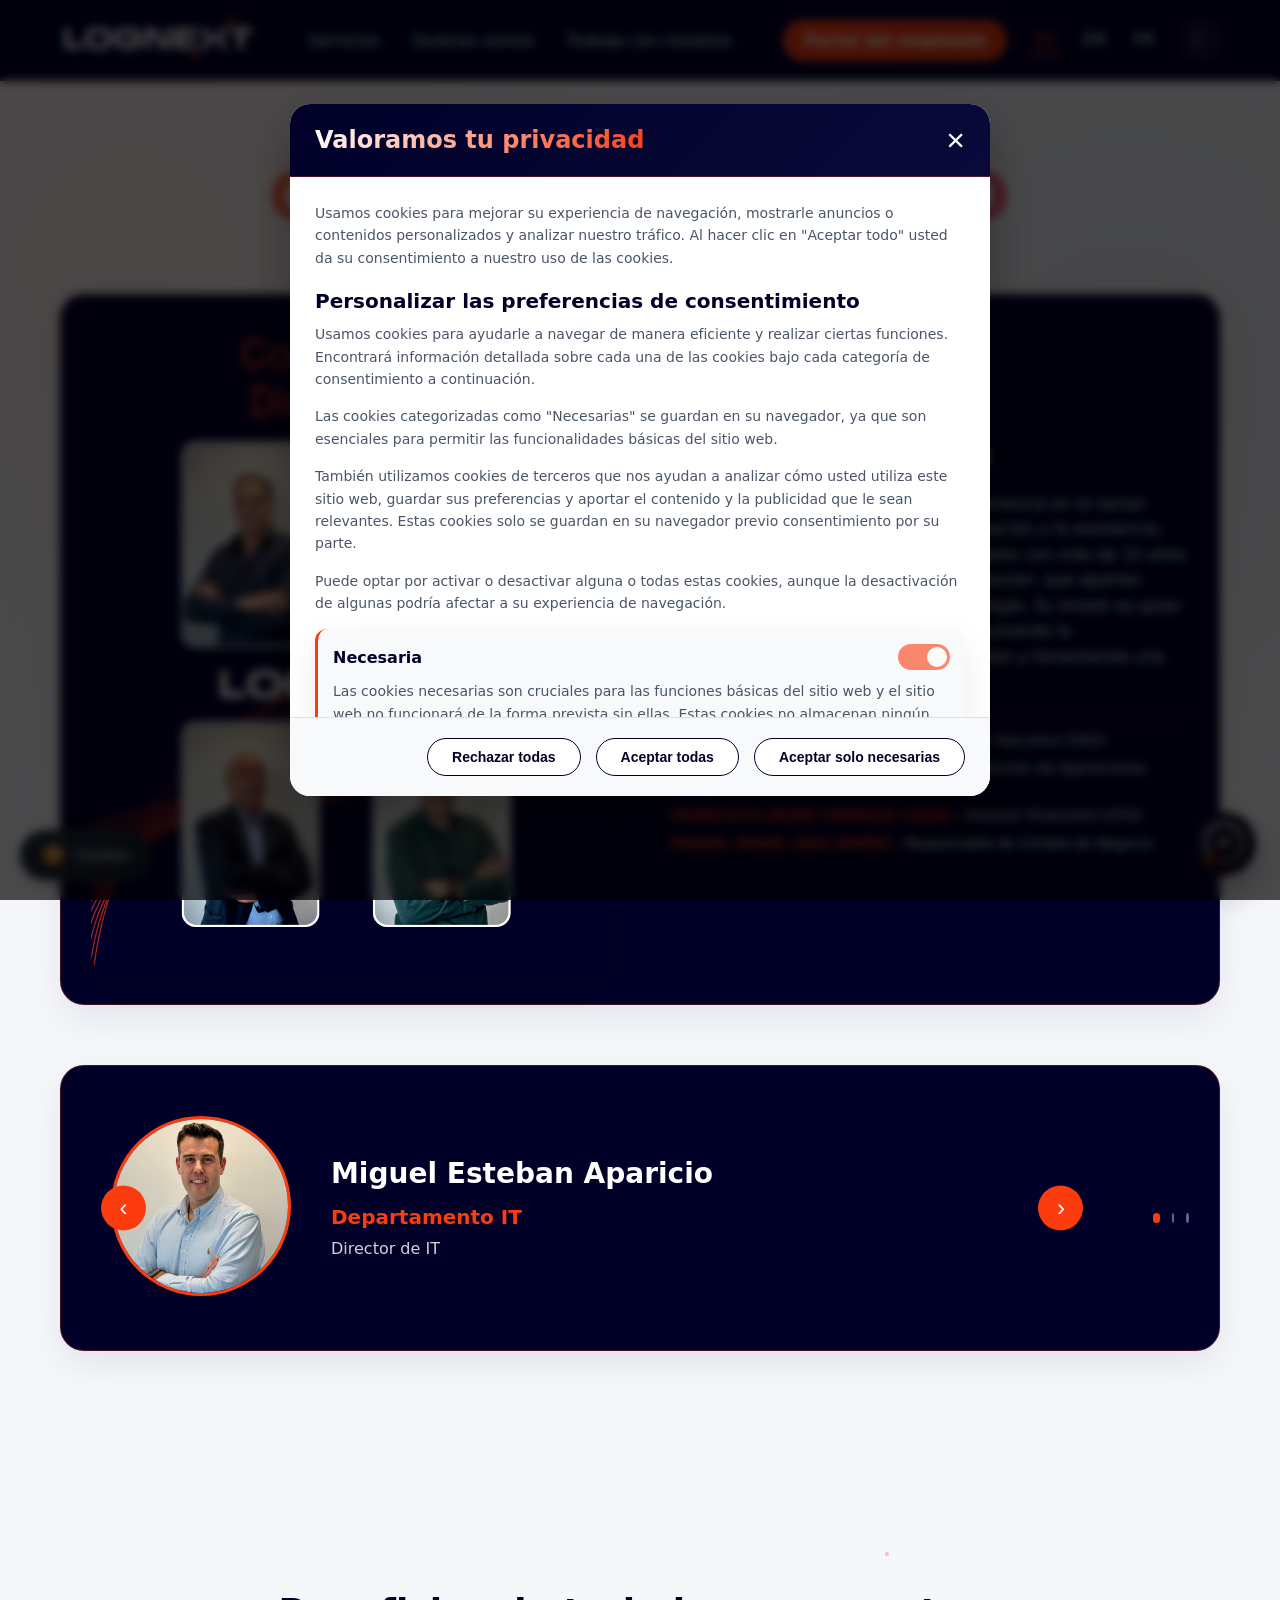
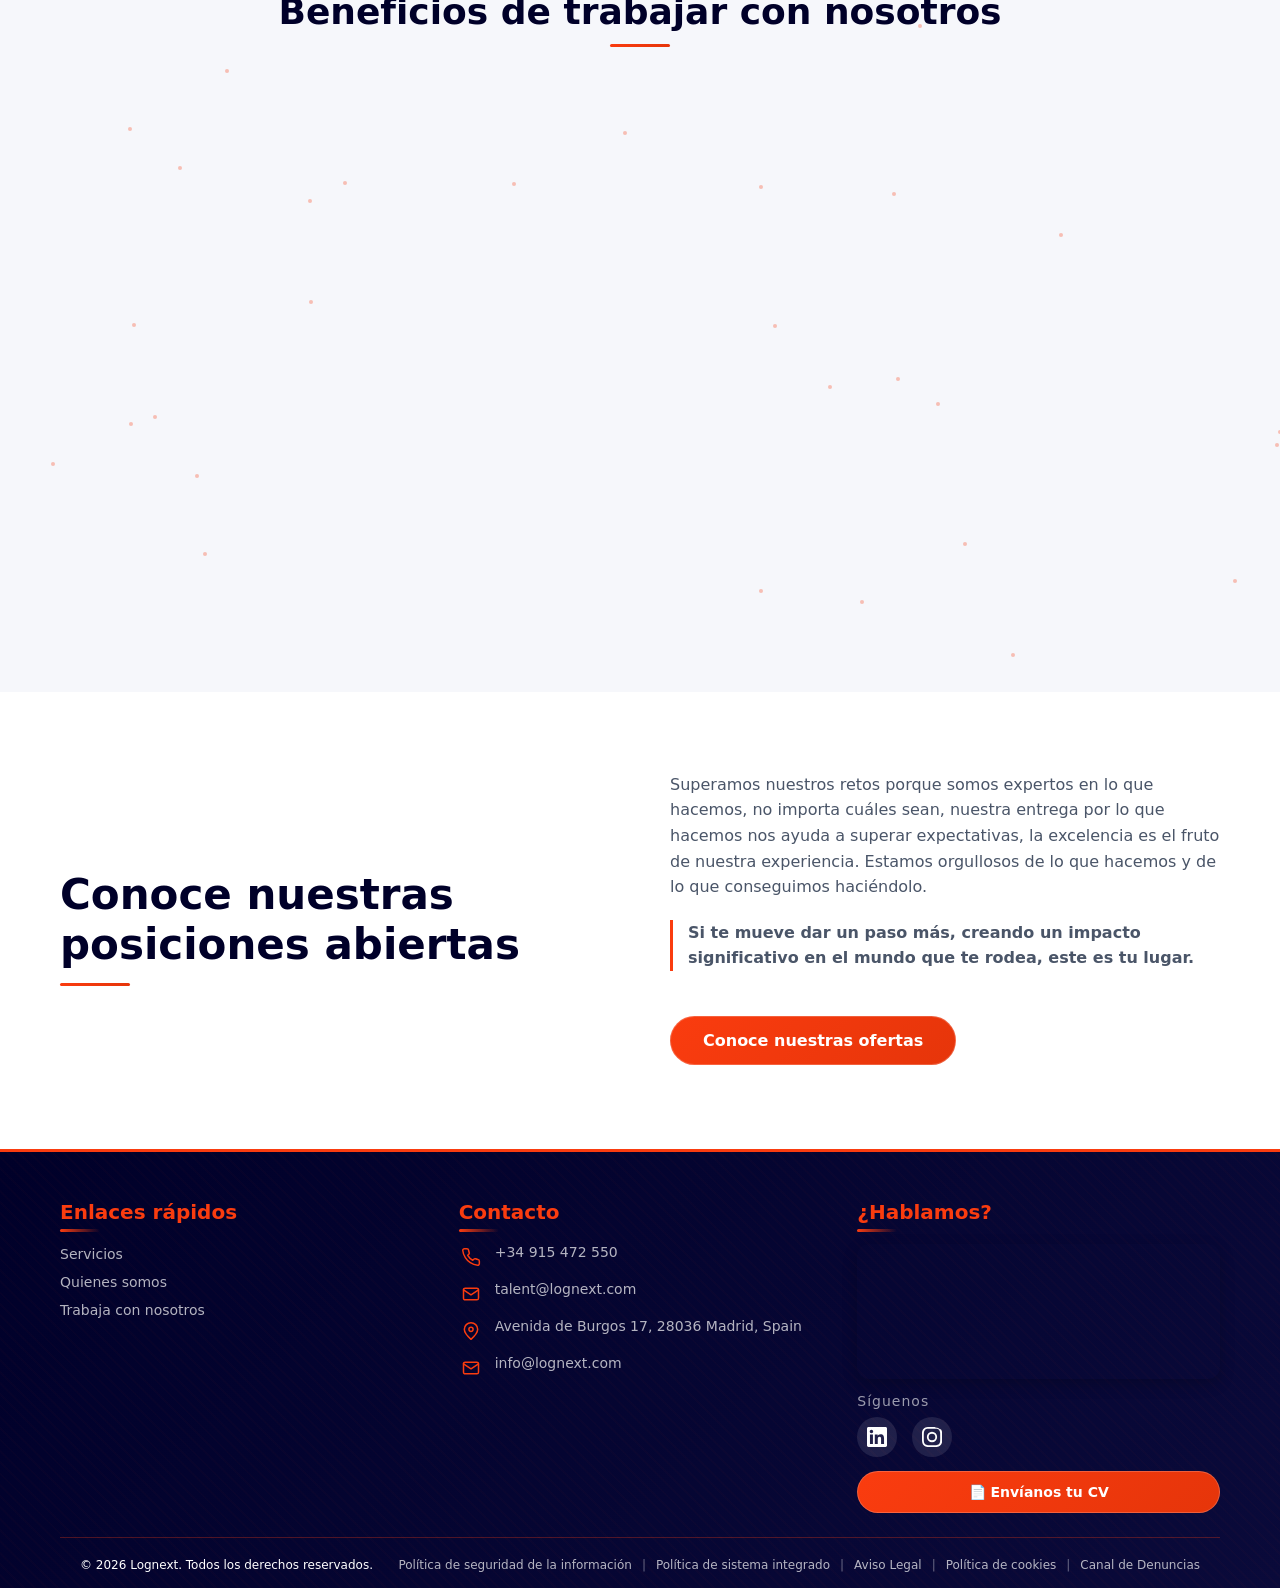
<file: trabaja-con-nosotros.html>
<!doctype html>
<html lang="es">
  <head>
    <meta charset="UTF-8" />
    <meta name="viewport" content="width=device-width, initial-scale=1.0" />
    <title>Trabaja con nosotros | Lognext</title>
    <meta
      name="description"
      content="Descubre cómo es trabajar en Lognext, los beneficios para el equipo y las oportunidades para desarrollar tu carrera en proyectos tecnológicos con impacto."
    />
    <link rel="canonical" href="https://www.lognext.com/work-with-us/" />
    <meta property="og:title" content="Trabaja con nosotros | Lognext" />
    <meta
      property="og:description"
      content="Descubre cómo es trabajar en Lognext, los beneficios para el equipo y las oportunidades para desarrollar tu carrera en proyectos tecnológicos con impacto."
    />
    <meta property="og:type" content="website" />
    <meta property="og:url" content="https://www.lognext.com/work-with-us/" />
    <meta property="og:image" content="https://www.lognext.com/assets/img/lognext-logo-transparente.png" />
    <meta name="twitter:card" content="summary_large_image" />
    <meta name="twitter:title" content="Trabaja con nosotros | Lognext" />
    <meta
      name="twitter:description"
      content="Descubre cómo es trabajar en Lognext, los beneficios para el equipo y las oportunidades para desarrollar tu carrera en proyectos tecnológicos con impacto."
    />
    <meta name="twitter:image" content="https://www.lognext.com/assets/img/lognext-logo-transparente.png" />
    <!-- Favicon -->
    <link
      rel="icon"
      type="image/png"
      sizes="32x32"
      href="assets/img/favicon/favicon-3.png"
    />
    <link
      rel="icon"
      type="image/png"
      sizes="16x16"
      href="assets/img/favicon/favicon-3.png"
    />
    <link rel="apple-touch-icon" href="assets/img/favicon/favicon-3.png" />
    <link rel="stylesheet" href="assets/css/styles.css" />
    <link rel="stylesheet" href="assets/css/chatbot.css" />
    <link rel="stylesheet" href="https://cdnjs.cloudflare.com/ajax/libs/font-awesome/6.5.1/css/all.min.css">
  </head>
  <body>
    <div class="site-intro" id="siteIntro" aria-hidden="true">
      <div class="site-intro__backdrop"></div>
      <img
        src="assets/img/LOGNEXT_simbolo_negativo.png"
        alt=""
        class="site-intro__symbol"
        aria-hidden="true"
      />
    </div>

    <header class="site-header">
      <div class="container">
        <a href="index.html" class="logo">
          <img src="assets/img/lognext-logo-transparente.png" alt="Lognext" />
        </a>

        <nav class="main-nav">
          <ul class="menu">
            <li class="menu-item has-dropdown">
              <a href="index.html#servicios" data-i18n="nav_servicios"
                >Servicios</a
              >
              <ul class="submenu">
                <li>
                  <a
                    href="servicios/ia.html"
                    class="submenu-item"
                    data-i18n="submenu_ia"
                    >Inteligencia Artificial</a
                  >
                </li>
                <li>
                  <a
                    href="servicios/ams.html"
                    class="submenu-item"
                    data-i18n="submenu_ams"
                    >Application Management Services</a
                  >
                </li>
                <li>
                  <a
                    href="servicios/ims.html"
                    class="submenu-item"
                    data-i18n="submenu_ims"
                    >Infrastructure Management Services</a
                  >
                </li>
                <li>
                  <a
                    href="servicios/ciberseguridad.html"
                    class="submenu-item"
                    data-i18n="submenu_agile"
                    >Ciberseguridad</a
                  >
                </li>
                <li>
                  <a
                    href="servicios/outsourcing.html"
                    class="submenu-item"
                    data-i18n="submenu_outsourcing"
                    >Outsourcing de Talento</a
                  >
                </li>
              </ul>
            </li>
            <li>
              <a href="quienes-somos.html" data-i18n="nav_quienes_somos"
                >Quienes somos</a
              >
            </li>
            <li>
              <a href="trabaja-con-nosotros.html" data-i18n="nav_trabaja"
                >Trabaja con nosotros</a
              >
            </li>
          </ul>

          <div class="mobile-actions">
            <a href="https://w3.cezanneondemand.com/CezanneOnDemand/-/LOGNEXT/Account/LogIn?ReturnUrl=%7E%2F-%2FLOGNEXT" target="_blank" class="employee-portal" data-i18n="btn_portal">Portal del empleado</a>
            <div class="language-switcher mobile">
              <a href="#" class="active">ES</a>
              <a href="#">EN</a>
              <a href="#">FR</a>
            </div>
            <button class="theme-toggle theme-toggle--mobile" type="button" aria-label="Cambiar a tema oscuro" aria-pressed="false">
              <span class="theme-toggle__icon" aria-hidden="true">☾</span>
            </button>
          </div>

          <div class="mobile-footer-info">
            <div class="mobile-info-card">
              <h4 class="mobile-info-title" data-i18n="mobile_quieres_trabajar">¿Quieres trabajar con nosotros?</h4>
              <div class="mobile-info-contact">
                <p><span class="info-icon footer-contact-icon" aria-hidden="true"><svg viewBox="0 0 24 24" focusable="false"><path d="M22 16.92v3a2 2 0 0 1-2.18 2 19.79 19.79 0 0 1-8.63-3.07 19.5 19.5 0 0 1-6-6 19.79 19.79 0 0 1-3.07-8.67A2 2 0 0 1 4.11 2h3a2 2 0 0 1 2 1.72c.13.96.36 1.9.7 2.81a2 2 0 0 1-.45 2.11L8.09 9.91a16 16 0 0 0 6 6l1.27-1.27a2 2 0 0 1 2.11-.45c.91.34 1.85.57 2.81.7A2 2 0 0 1 22 16.92z" /></svg></span> +34 915 472 550</p>
                <p><span class="info-icon footer-contact-icon" aria-hidden="true"><svg viewBox="0 0 24 24" focusable="false"><rect x="3" y="5" width="18" height="14" rx="2" /><path d="m3 7 9 6 9-6" /></svg></span> talent@lognext.com</p>
              </div>
            </div>
            <div class="mobile-info-card">
              <h4 class="mobile-info-title" data-i18n="mobile_hablamos">¿Hablamos?</h4>
              <div class="mobile-info-contact">
                <p><span class="info-icon footer-contact-icon" aria-hidden="true"><svg viewBox="0 0 24 24" focusable="false"><path d="M22 16.92v3a2 2 0 0 1-2.18 2 19.79 19.79 0 0 1-8.63-3.07 19.5 19.5 0 0 1-6-6 19.79 19.79 0 0 1-3.07-8.67A2 2 0 0 1 4.11 2h3a2 2 0 0 1 2 1.72c.13.96.36 1.9.7 2.81a2 2 0 0 1-.45 2.11L8.09 9.91a16 16 0 0 0 6 6l1.27-1.27a2 2 0 0 1 2.11-.45c.91.34 1.85.57 2.81.7A2 2 0 0 1 22 16.92z" /></svg></span> +34 915 472 550</p>
                <p>
                  <span class="info-icon footer-contact-icon" aria-hidden="true"><svg viewBox="0 0 24 24" focusable="false"><path d="M20 10c0 5-8 12-8 12S4 15 4 10a8 8 0 1 1 16 0Z" /><circle cx="12" cy="10" r="2.5" /></svg></span> Avenida de Burgos 17, 28036
                  Madrid
                </p>
                <p><span class="info-icon footer-contact-icon" aria-hidden="true"><svg viewBox="0 0 24 24" focusable="false"><rect x="3" y="5" width="18" height="14" rx="2" /><path d="m3 7 9 6 9-6" /></svg></span> info@lognext.com</p>
              </div>
            </div>
          </div>
        </nav>

        <div class="desktop-actions">
          <a href="https://w3.cezanneondemand.com/CezanneOnDemand/-/LOGNEXT/Account/LogIn?ReturnUrl=%7E%2F-%2FLOGNEXT" target="_blank" class="employee-portal" data-i18n="btn_portal">Portal del empleado</a>
          <div class="language-switcher">
            <a href="#" class="active">ES</a>
            <a href="#">EN</a>
            <a href="#">FR</a>
          </div>
          <button class="theme-toggle theme-toggle--desktop" type="button" aria-label="Cambiar a tema oscuro" aria-pressed="false">
            <span class="theme-toggle__icon" aria-hidden="true">☾</span>
          </button>
        </div>

        <button class="menu-toggle" aria-label="Abrir menú de navegación">
          <span></span>
          <span></span>
          <span></span>
        </button>
      </div>
    </header>

    <main class="work-main">
      <!-- HERO CON CÍRCULOS ANIMADOS (incluye título + cards de equipo) -->
      <section class="work-hero-full">
        <div class="circle-1"></div>
        <div class="circle-2"></div>
        <div class="circle-3"></div>

        <div class="work-hero-content">
          <h1 class="animated-gradient-text" data-i18n="work_hero_title">
            CONOCE AL EQUIPO
          </h1>
        </div>

        <!-- Cards de equipo dentro del hero -->
        <div class="team-cards-container">
          <!-- CARD 1: Comité de Dirección (fija) -->
          <div class="team-card team-card-left scroll-reveal">
            <div class="team-image">
              <img
                src="assets/img/EquiposTrabajaConNosotros/ComiteDireccion2.png"
                alt="Comité de Dirección"
              />
            </div>
            <div class="team-info">
              <h2 data-i18n="work_comite_title">Comité De Dirección</h2>
              <p data-i18n="work_comite_desc">
                Un equipo de liderazgo con amplia experiencia en el sector
                tecnológico, comprometido con la innovación y la excelencia.
                Este comité está formado por profesionales con más de 15 años de
                trayectoria en empresas líderes del sector, que aportan visión
                estratégica y pasión por la tecnología. Su misión es guiar a
                Lognext hacia nuevos horizontes, impulsando la transformación
                digital de nuestros clientes y fomentando una cultura de mejora
                continua.
              </p>
              <div class="team-members">
                <p>
                  <a
                    href="https://www.linkedin.com/in/patrick-p-7095a66/"
                    target="_blank"
                    class="team-linkedin"
                    ><strong>PATRICK ARI PARIENTE GARABLI</strong></a
                  >
                  - <span data-i18n="work_ceo">Director Ejecutivo (CEO)</span>
                </p>
                <p>
                  <a
                    href="https://www.linkedin.com/in/jbogliolo/?locale=es"
                    target="_blank"
                    class="team-linkedin"
                    ><strong>JEAN-BAPTISTE BOGLIOLO PALOMINO</strong></a
                  >
                  -
                  <span data-i18n="work_coo"
                    >Director de Operaciones (COO)</span
                  >
                </p>
                <p>
                  <strong>FRANCISCO JAVIER PEDRAZA CALVO</strong> -
                  <span data-i18n="work_cfo">Director Financiero (CFO)</span>
                </p>
                <p>
                  <a
                    href="https://www.linkedin.com/in/miguel-angel-saiz-g%C3%B3mez-30468519/"
                    target="_blank"
                    class="team-linkedin"
                    ><strong>MIGUEL ÁNGEL SAIZ GÓMEZ</strong></a
                  >
                  -
                  <span data-i18n="work_business_unit"
                    >Responsable de Unidad de Negocio</span
                  >
                </p>
              </div>
            </div>
          </div>

          <!-- CARD 2: Carrusel de Equipos -->
          <div class="team-card team-card-carousel scroll-reveal">
            <div class="carousel-container-team" id="teamCarousel">
              <div class="carousel-slides-team">
                <!-- Slide 1 - Departamento IT -->
                <div class="carousel-slide-team">
                  <div class="team-carousel-content">
                    <div class="team-carousel-image">
                      <img
                        src="assets/img/trabajadores/miguel.jpg"
                        alt="Miguel Esteban Aparicio"
                      />
                    </div>
                    <div class="team-carousel-info">
                      <h3>
                        <a
                          href="https://www.linkedin.com/in/miguelestebanaparicio/"
                          target="_blank"
                          class="team-linkedin"
                          ><span data-i18n="work_miguel_name"
                            >Miguel Esteban Aparicio</span
                          ></a
                        >
                      </h3>
                      <p
                        class="team-carousel-department"
                        data-i18n="work_it_department"
                      >
                        Departamento IT
                      </p>
                      <p class="team-carousel-role" data-i18n="work_it_role">
                        Director de IT
                      </p>
                    </div>
                  </div>
                </div>

                <!-- Slide 2 - Human Business Development (HBD) -->
                <div class="carousel-slide-team">
                  <div class="team-carousel-content">
                    <div class="team-carousel-image">
                      <img
                        src="assets/img/trabajadores/pilar.png"
                        alt="Pilar Calvo González"
                      />
                    </div>
                    <div class="team-carousel-info">
                      <h3>
                        <a
                          href="https://www.linkedin.com/in/pilar-calvo-gonzalez-9a7216149/"
                          target="_blank"
                          class="team-linkedin"
                          ><span data-i18n="work_pilar_name"
                            >Pilar Calvo González</span
                          ></a
                        >
                      </h3>
                      <p
                        class="team-carousel-department"
                        data-i18n="work_hbd_department"
                      >
                        Human Business Development (HBD)
                      </p>
                      <p class="team-carousel-role" data-i18n="work_hbd_role">
                        Head of Business Development
                      </p>
                    </div>
                  </div>
                </div>

                <!-- Slide 3 - Proyectos & Compliance -->
                <div class="carousel-slide-team">
                  <div class="team-carousel-content">
                    <div class="team-carousel-image">
                      <img
                        src="assets/img/trabajadores/enrique.jpg"
                        alt="Enrique Martínez Pérez"
                      />
                    </div>
                    <div class="team-carousel-info">
                      <h3>
                        <a
                          href="https://www.linkedin.com/in/enriquemartinezperez/"
                          target="_blank"
                          class="team-linkedin"
                          ><span data-i18n="work_enrique_name"
                            >Enrique Martínez Pérez</span
                          ></a
                        >
                      </h3>
                      <p
                        class="team-carousel-department"
                        data-i18n="work_proyectos_department"
                      >
                        Proyectos & Compliance
                      </p>
                      <p
                        class="team-carousel-role"
                        data-i18n="work_proyectos_role"
                      >
                        Head of Projects & Compliance PMO
                      </p>
                    </div>
                  </div>
                </div>
              </div>

              <!-- Flechas de navegación -->
              <button class="carousel-team-btn prev-team" id="prevTeamBtn" aria-label="Anterior">
                ‹
              </button>
              <button class="carousel-team-btn next-team" id="nextTeamBtn" aria-label="Siguiente">
                ›
              </button>
            </div>

            <!-- Indicadores (dots) -->
            <div class="carousel-team-dots" id="teamDots"></div>
          </div>
        </div>
      </section>

      <!-- SECCIÓN 2: BENEFICIOS CON PARTÍCULAS -->
      <section class="benefits-section">
        <div class="container">
          <h2
            class="section-title scroll-reveal"
            data-i18n="work_benefits_title"
          >
            Beneficios de trabajar con nosotros
          </h2>
          <div class="benefits-grid scroll-reveal">
  <!-- Beneficio 1: Horario Flexible -->
  <div class="benefit-card card-glow">
    <div class="benefit-icon">
      <svg width="40" height="40" viewBox="0 0 24 24" fill="none" xmlns="http://www.w3.org/2000/svg">
        <circle cx="12" cy="12" r="10" stroke="#FA3C0F" stroke-width="1.5"/>
        <polyline points="12 6 12 12 16 14" stroke="#FA3C0F" stroke-width="1.5" stroke-linecap="round"/>
        <path d="M4 4 L8 8" stroke="#FA3C0F" stroke-width="1.5" stroke-linecap="round"/>
        <path d="M20 4 L16 8" stroke="#FA3C0F" stroke-width="1.5" stroke-linecap="round"/>
      </svg>
    </div>
    <h3 data-i18n="work_benefit1_title">Horario Flexible</h3>
    <div class="benefit-tooltip" data-i18n="work_benefit1_desc">
      Adaptamos tu jornada para que puedas conciliar tu vida personal y profesional.
    </div>
  </div>

  <!-- Beneficio 2: Planes de Acompañamiento -->
  <div class="benefit-card card-glow">
    <div class="benefit-icon">
      <svg width="40" height="40" viewBox="0 0 24 24" fill="none" xmlns="http://www.w3.org/2000/svg">
        <circle cx="12" cy="8" r="3" stroke="#FA3C0F" stroke-width="1.5"/>
        <path d="M5 20V19C5 15.6863 7.68629 13 11 13H13C16.3137 13 19 15.6863 19 19V20" stroke="#FA3C0F" stroke-width="1.5" stroke-linecap="round"/>
        <path d="M17 5L19 7L21 5" stroke="#FA3C0F" stroke-width="1.5" stroke-linecap="round" stroke-linejoin="round"/>
      </svg>
    </div>
    <h3 data-i18n="work_benefit2_title">Planes de Acompañamiento</h3>
    <div class="benefit-tooltip" data-i18n="work_benefit2_desc">
      Mentores que te guiarán en tu desarrollo profesional desde el primer día.
    </div>
  </div>

  <!-- Beneficio 3: Programa de Formación -->
  <div class="benefit-card card-glow">
    <div class="benefit-icon">
      <svg width="40" height="40" viewBox="0 0 24 24" fill="none" xmlns="http://www.w3.org/2000/svg">
        <rect x="2" y="3" width="20" height="14" rx="2" stroke="#FA3C0F" stroke-width="1.5"/>
        <path d="M8 21H16" stroke="#FA3C0F" stroke-width="1.5" stroke-linecap="round"/>
        <path d="M12 17V21" stroke="#FA3C0F" stroke-width="1.5" stroke-linecap="round"/>
        <path d="M7 7H17" stroke="#FA3C0F" stroke-width="1.5" stroke-linecap="round"/>
        <path d="M7 10H13" stroke="#FA3C0F" stroke-width="1.5" stroke-linecap="round"/>
      </svg>
    </div>
    <h3 data-i18n="work_benefit3_title">Programa de Formación</h3>
    <div class="benefit-tooltip" data-i18n="work_benefit3_desc">
      Formación técnica y de idiomas continua para potenciar tus habilidades.
    </div>
  </div>

  <!-- Beneficio 4: Retribución Flexible -->
  <div class="benefit-card card-glow">
    <div class="benefit-icon">
      <svg width="40" height="40" viewBox="0 0 24 24" fill="none" xmlns="http://www.w3.org/2000/svg">
        <circle cx="12" cy="12" r="9" stroke="#FA3C0F" stroke-width="1.5"/>
        <path d="M12 7V12L15 15" stroke="#FA3C0F" stroke-width="1.5" stroke-linecap="round"/>
        <path d="M8 4L10 6" stroke="#FA3C0F" stroke-width="1.5" stroke-linecap="round"/>
        <path d="M16 4L14 6" stroke="#FA3C0F" stroke-width="1.5" stroke-linecap="round"/>
      </svg>
    </div>
    <h3 data-i18n="work_benefit4_title">Retribución Flexible</h3>
    <div class="benefit-tooltip" data-i18n="work_benefit4_desc">
      Elige cómo quieres recibir parte de tu salario: seguro médico, formación, etc.
    </div>
  </div>

  <!-- Beneficio 5: Team Lognext -->
  <div class="benefit-card card-glow">
    <div class="benefit-icon">
      <svg width="40" height="40" viewBox="0 0 24 24" fill="none" xmlns="http://www.w3.org/2000/svg">
        <path d="M12 2L15 8.5L22 9.5L17 14L18.5 21L12 17.5L5.5 21L7 14L2 9.5L9 8.5L12 2Z" stroke="#FA3C0F" stroke-width="1.5" stroke-linejoin="round"/>
      </svg>
    </div>
    <h3 data-i18n="work_benefit5_title">Team Lognext</h3>
    <div class="benefit-tooltip" data-i18n="work_benefit5_desc">
      Eventos, afterworks y actividades para fortalecer los lazos del equipo.
    </div>
  </div>

  <!-- Beneficio 6: Compromiso Social -->
  <div class="benefit-card card-glow">
    <div class="benefit-icon">
      <svg width="40" height="40" viewBox="0 0 24 24" fill="none" xmlns="http://www.w3.org/2000/svg">
        <path d="M12 22C17.5228 22 22 17.5228 22 12C22 6.47715 17.5228 2 12 2" stroke="#FA3C0F" stroke-width="1.5" stroke-linecap="round"/>
        <circle cx="12" cy="12" r="3" stroke="#FA3C0F" stroke-width="1.5"/>
        <path d="M12 2C6.47715 2 2 6.47715 2 12" stroke="#FA3C0F" stroke-width="1.5" stroke-linecap="round"/>
      </svg>
    </div>
    <h3 data-i18n="work_benefit6_title">Compromiso Social</h3>
    <div class="benefit-tooltip" data-i18n="work_benefit6_desc">
      Participamos activamente en iniciativas que generan impacto positivo en la sociedad.
    </div>
  </div>

  <!-- Beneficio 7: Referral Program -->
  <div class="benefit-card card-glow">
    <div class="benefit-icon">
      <svg width="40" height="40" viewBox="0 0 24 24" fill="none" xmlns="http://www.w3.org/2000/svg">
        <path d="M17 21L19 19L17 17" stroke="#FA3C0F" stroke-width="1.5" stroke-linecap="round" stroke-linejoin="round"/>
        <path d="M7 3L5 5L7 7" stroke="#FA3C0F" stroke-width="1.5" stroke-linecap="round" stroke-linejoin="round"/>
        <circle cx="9" cy="9" r="3" stroke="#FA3C0F" stroke-width="1.5"/>
        <circle cx="15" cy="15" r="3" stroke="#FA3C0F" stroke-width="1.5"/>
        <path d="M11 11L13 13" stroke="#FA3C0F" stroke-width="1.5" stroke-linecap="round"/>
      </svg>
    </div>
    <h3 data-i18n="work_benefit7_title">Referral Program</h3>
    <div class="benefit-tooltip" data-i18n="work_benefit7_desc">
      Recompensamos tus recomendaciones de talento que se unen al equipo.
    </div>
  </div>

  <!-- Beneficio 8: Plan de Carrera Next Level -->
  <div class="benefit-card card-glow">
    <div class="benefit-icon">
      <svg width="40" height="40" viewBox="0 0 24 24" fill="none" xmlns="http://www.w3.org/2000/svg">
        <path d="M12 2L15 8.5L22 9.5L17 14L18.5 21L12 17.5L5.5 21L7 14L2 9.5L9 8.5L12 2Z" stroke="#FA3C0F" stroke-width="1.5" stroke-linejoin="round"/>
        <path d="M12 7L13 10L16 10.5L14 12.5L14.5 16L12 14.5L9.5 16L10 12.5L8 10.5L11 10L12 7Z" stroke="#FA3C0F" stroke-width="1.5" stroke-linejoin="round"/>
      </svg>
    </div>
    <h3 data-i18n="work_benefit8_title">Plan de Carrera Next Level</h3>
    <div class="benefit-tooltip" data-i18n="work_benefit8_desc">
      Un plan personalizado para crecer profesionalmente dentro de Lognext.
    </div>
  </div>
</div>
        </div>
      </section>

      <!-- SECCIÓN 3: OFERTAS ACTIVAS -->
      <section class="offers-section">
        <div class="container">
          <div class="offers-grid scroll-reveal">
            <div class="offers-left">
              <h2 data-i18n="work_offers_title">
                Conoce nuestras posiciones abiertas
              </h2>
            </div>
            <div class="offers-right">
              <p data-i18n="work_offers_text1">
                Superamos nuestros retos porque somos expertos en lo que
                hacemos, no importa cuáles sean, nuestra entrega por lo que
                hacemos nos ayuda a superar expectativas, la excelencia es el
                fruto de nuestra experiencia. Estamos orgullosos de lo que
                hacemos y de lo que conseguimos haciéndolo.
              </p>
              <p class="offers-highlight" data-i18n="work_offers_text2">
                Si te mueve dar un paso más, creando un impacto significativo en
                el mundo que te rodea, este es tu lugar.
              </p>
              <a
                href="https://www.linkedin.com/company/lognext/jobs/"
                target="_blank"
                class="offers-btn"
                data-i18n="work_offers_btn"
                >Conoce nuestras ofertas</a
              >
            </div>
          </div>
        </div>
      </section>
    </main>

    <footer class="site-footer">
      <div class="footer-container">
        <div class="footer-grid">
          <div class="footer-col footer-col-links">
            <h3 class="footer-title" data-i18n="footer_enlaces_rapidos">
              Enlaces rápidos
            </h3>
            <ul class="footer-links">
              <li>
                <a href="index.html#servicios" data-i18n="nav_servicios"
                  >Servicios</a
                >
              </li>
              <li>
                <a href="quienes-somos.html" data-i18n="nav_quienes_somos"
                  >Quiénes somos</a
                >
              </li>
              <li>
                <a href="trabaja-con-nosotros.html" data-i18n="nav_trabaja"
                  >Trabaja con nosotros</a
                >
              </li>
            </ul>
          </div>

          <div class="footer-col footer-col-contact">
            <h3 class="footer-title" data-i18n="footer_contacto">Contacto</h3>
            <ul class="footer-contact">
              <li class="contact-item">
                <span class="contact-icon footer-contact-icon" aria-hidden="true"><svg viewBox="0 0 24 24" focusable="false"><path d="M22 16.92v3a2 2 0 0 1-2.18 2 19.79 19.79 0 0 1-8.63-3.07 19.5 19.5 0 0 1-6-6 19.79 19.79 0 0 1-3.07-8.67A2 2 0 0 1 4.11 2h3a2 2 0 0 1 2 1.72c.13.96.36 1.9.7 2.81a2 2 0 0 1-.45 2.11L8.09 9.91a16 16 0 0 0 6 6l1.27-1.27a2 2 0 0 1 2.11-.45c.91.34 1.85.57 2.81.7A2 2 0 0 1 22 16.92z" /></svg></span>
                <a href="tel:+34915472550" class="contact-link"
                  >+34 915 472 550</a
                >
              </li>
              <li class="contact-item">
                <span class="contact-icon footer-contact-icon" aria-hidden="true"><svg viewBox="0 0 24 24" focusable="false"><rect x="3" y="5" width="18" height="14" rx="2" /><path d="m3 7 9 6 9-6" /></svg></span>
                <a href="mailto:talent@lognext.com" class="contact-link"
                  >talent@lognext.com</a
                >
              </li>
              <li class="contact-item">
                <span class="contact-icon footer-contact-icon" aria-hidden="true"><svg viewBox="0 0 24 24" focusable="false"><path d="M20 10c0 5-8 12-8 12S4 15 4 10a8 8 0 1 1 16 0Z" /><circle cx="12" cy="10" r="2.5" /></svg></span>
                <a
                  href="https://maps.google.com/?q=Avenida+de+Burgos+17+Madrid+Spain"
                  target="_blank"
                  class="contact-link location-link"
                >
                  Avenida de Burgos 17, 28036 Madrid, Spain
                </a>
              </li>
              <li class="contact-item">
                <span class="contact-icon footer-contact-icon" aria-hidden="true"><svg viewBox="0 0 24 24" focusable="false"><rect x="3" y="5" width="18" height="14" rx="2" /><path d="m3 7 9 6 9-6" /></svg></span>
                <a href="mailto:info@lognext.com" class="contact-link"
                  >info@lognext.com</a
                >
              </li>
            </ul>
          </div>

          <div class="footer-col footer-col-map">
            <h3 class="footer-title" data-i18n="footer_hablamos">¿Hablamos?</h3>

            <div class="footer-map">
              <iframe
                src="https://www.google.com/maps/embed?pb=!1m18!1m12!1m3!1d3037.543167168951!2d-3.671360984603811!3d40.43037697936105!2m3!1f0!2f0!3f0!3m2!1i1024!2i768!4f13.1!3m3!1m2!1s0xd4229b5a2c12e2b%3A0x2b5c5e5e5e5e5e5e!2sAv.%20de%20Burgos%2C%2017%2C%2028036%20Madrid!5e0!3m2!1ses!2ses!4v1700000000000!5m2!1ses!2ses"
                width="100%"
                height="150"
                style="border: 0; border-radius: 12px"
                allowfullscreen=""
                loading="lazy"
                referrerpolicy="no-referrer-when-downgrade"
              >
              </iframe>
            </div>

            <div class="footer-social">
              <h4 class="social-title" data-i18n="footer_siguenos">Síguenos</h4>
              <div class="social-icons">
                <a
                  href="https://linkedin.com/company/lognext"
                  target="_blank"
                  class="social-link linkedin"
                  aria-label="LinkedIn"
                >
                  <svg
                    xmlns="http://www.w3.org/2000/svg"
                    width="20"
                    height="20"
                    viewBox="0 0 24 24"
                    fill="currentColor"
                  >
                    <path
                      d="M20.447 20.452h-3.554v-5.569c0-1.328-.027-3.037-1.852-3.037-1.853 0-2.136 1.445-2.136 2.939v5.667H9.351V9h3.414v1.561h.046c.477-.9 1.637-1.85 3.37-1.85 3.601 0 4.267 2.37 4.267 5.455v6.286zM5.337 7.433c-1.144 0-2.063-.926-2.063-2.065 0-1.138.92-2.063 2.063-2.063 1.14 0 2.064.925 2.064 2.063 0 1.139-.925 2.065-2.064 2.065zm1.782 13.019H3.555V9h3.564v11.452zM22.225 0H1.771C.792 0 0 .774 0 1.729v20.542C0 23.227.792 24 1.771 24h20.451c.979 0 1.771-.773 1.771-1.729V1.729C24 .774 23.204 0 22.225 0z"
                    />
                  </svg>
                </a>
                <a
                  href="https://instagram.com/lognext_tech"
                  target="_blank"
                  class="social-link instagram"
                  aria-label="Instagram"
                >
                  <svg
                    xmlns="http://www.w3.org/2000/svg"
                    width="20"
                    height="20"
                    viewBox="0 0 24 24"
                    fill="currentColor"
                  >
                    <path
                      d="M12 2.163c3.204 0 3.584.012 4.85.07 1.366.062 2.633.336 3.608 1.311.975.975 1.249 2.242 1.311 3.608.058 1.266.07 1.646.07 4.85s-.012 3.584-.07 4.85c-.062 1.366-.336 2.633-1.311 3.608-.975.975-2.242 1.249-3.608 1.311-1.266.058-1.646.07-4.85.07s-3.584-.012-4.85-.07c-1.366-.062-2.633-.336-3.608-1.311-.975-.975-1.249-2.242-1.311-3.608-.058-1.266-.07-1.646-.07-4.85s.012-3.584.07-4.85c.062-1.366.336-2.633 1.311-3.608.975-.975 2.242-1.249 3.608-1.311 1.266-.058 1.646-.07 4.85-.07zM12 0C8.741 0 8.332.014 7.052.072 5.775.132 4.905.332 4.14.659c-.789.335-1.457.787-2.124 1.454-.667.667-1.119 1.335-1.454 2.124-.327.765-.527 1.635-.587 2.912C.014 8.332 0 8.741 0 12s.014 3.668.072 4.948c.06 1.277.26 2.147.587 2.912.335.789.787 1.457 1.454 2.124.667.667 1.335 1.119 2.124 1.454.765.327 1.635.527 2.912.587 1.28.058 1.689.072 4.948.072s3.668-.014 4.948-.072c1.277-.06 2.147-.26 2.912-.587.789-.335 1.457-.787 2.124-1.454.667-.667 1.119-1.335 1.454-2.124.327-.765.527-1.635.587-2.912.058-1.28.072-1.689.072-4.948s-.014-3.668-.072-4.948c-.06-1.277-.26-2.147-.587-2.912-.335-.789-.787-1.457-2.124-1.454-.667-.667-1.335-1.119-2.124-1.454-.765-.327-1.635-.527-2.912-.587C15.668.014 15.259 0 12 0zm0 5.838a6.162 6.162 0 100 12.324 6.162 6.162 0 000-12.324zM12 16a4 4 0 110-8 4 4 0 010 8z"
                    />
                  </svg>
                </a>
              </div>
            </div>

            <div class="footer-cv">
              <a
                href="mailto:talent@lognext.com?subject=Solicitud%20de%20empleo%20-%20CV&body=Hola%2C%20me%20llamo%20%5BNombre%5D%20y%20me%20gustar%C3%ADa%20enviaros%20mi%20CV%20para%20formar%20parte%20de%20Lognext.%0A%0A%F0%9F%93%8C%20Mi%20tel%C3%A9fono%3A%20%0A%F0%9F%93%A7%20Mi%20email%3A%20%0A%0A%F0%9F%92%BC%20Adjunto%20mi%20CV%20a%20este%20correo.%0A%0A%F0%9F%99%8F%20Quedo%20a%20la%20espera%20de%20su%20respuesta.%0A%0A%F0%9F%93%8D%20Un%20saludo."
                class="btn-cv-simple"
                data-i18n="footer_cv_btn"
                >📄 Envíanos tu CV</a
              >
            </div>
          </div>
        </div>

        <div class="footer-bottom">
  <div class="footer-bottom-container">
    <p class="copyright" data-i18n="footer_copyright">&copy; 2026 Lognext. Todos los derechos reservados.</p>
    <div class="legal-links">
      <a href="assets/docs/politica-seguridad.pdf" target="_blank" class="legal-link" data-i18n="legal_link_security">Política de seguridad de la información</a>
      <span class="legal-separator">|</span>
      <a href="assets/docs/politica-sistema-integrado.pdf" target="_blank" class="legal-link" data-i18n="legal_link_integrated">Política de sistema integrado</a>
      <span class="legal-separator">|</span>
      <a href="enlaces-legales/aviso-legal.html" class="legal-link" data-i18n="legal_link_legal_notice">Aviso Legal</a>
      <span class="legal-separator">|</span>
      <a href="enlaces-legales/politica-cookies.html" class="legal-link" data-i18n="legal_link_cookies">Política de cookies</a>
      <span class="legal-separator">|</span>
      <a href="enlaces-legales/canal-denuncias.html" class="legal-link" data-i18n="legal_link_whistleblowing">Canal de Denuncias</a>
    </div>
  </div>
</div>
    </footer>

        <!-- ========== BOTÓN FLOTANTE DE COOKIES ========== -->
<div class="cookie-btn-fixed" id="cookieBtn">
  <span class="cookie-icon">🍪</span>
  <span class="cookie-text" data-i18n="cookie_btn">Cookies</span>
</div>

<!-- ========== MODAL DE COOKIES ========== -->
<div id="cookieModal" class="cookie-modal">
  <div class="cookie-modal-content">
    <div class="cookie-modal-header">
      <h2 data-i18n="cookie_modal_title">Valoramos tu privacidad</h2>
      <button class="cookie-modal-close" id="closeCookieModal" aria-label="Cerrar preferencias de cookies">&times;</button>
    </div>
    
    <div class="cookie-modal-body">
      <p data-i18n="cookie_modal_intro">Usamos cookies para mejorar su experiencia de navegación, mostrarle anuncios o contenidos personalizados y analizar nuestro tráfico. Al hacer clic en "Aceptar todo" usted da su consentimiento a nuestro uso de las cookies.</p>
      
      <h3 data-i18n="cookie_modal_preferences_title">Personalizar las preferencias de consentimiento</h3>
      <p data-i18n="cookie_modal_preferences_intro">Usamos cookies para ayudarle a navegar de manera eficiente y realizar ciertas funciones. Encontrará información detallada sobre cada una de las cookies bajo cada categoría de consentimiento a continuación.</p>
      
      <p data-i18n="cookie_modal_necessary_intro">Las cookies categorizadas como "Necesarias" se guardan en su navegador, ya que son esenciales para permitir las funcionalidades básicas del sitio web.</p>
      
      <p data-i18n="cookie_modal_third_party">También utilizamos cookies de terceros que nos ayudan a analizar cómo usted utiliza este sitio web, guardar sus preferencias y aportar el contenido y la publicidad que le sean relevantes. Estas cookies solo se guardan en su navegador previo consentimiento por su parte.</p>
      
      <p data-i18n="cookie_modal_toggle_note">Puede optar por activar o desactivar alguna o todas estas cookies, aunque la desactivación de algunas podría afectar a su experiencia de navegación.</p>
      
      <!-- Categorías de cookies -->
      <div class="cookie-category">
        <div class="cookie-category-header">
          <span class="cookie-category-name" data-i18n="cookie_category_necessary">Necesaria</span>
          <label class="cookie-switch">
            <input type="checkbox" class="cookie-checkbox" id="cookieNecessary" checked disabled>
            <span class="cookie-slider"></span>
          </label>
        </div>
        <p class="cookie-category-desc" data-i18n="cookie_desc_necessary">Las cookies necesarias son cruciales para las funciones básicas del sitio web y el sitio web no funcionará de la forma prevista sin ellas. Estas cookies no almacenan ningún dato de identificación personal.</p>
      </div>
      
      <div class="cookie-category">
        <div class="cookie-category-header">
          <span class="cookie-category-name" data-i18n="cookie_category_functional">Funcional</span>
          <label class="cookie-switch">
            <input type="checkbox" class="cookie-checkbox" id="cookieFunctional">
            <span class="cookie-slider"></span>
          </label>
        </div>
        <p class="cookie-category-desc" data-i18n="cookie_desc_functional">Las cookies funcionales ayudan a realizar ciertas funcionalidades, como compartir el contenido del sitio web en plataformas de redes sociales, recopilar comentarios y otras características de terceros.</p>
      </div>
      
      <div class="cookie-category">
        <div class="cookie-category-header">
          <span class="cookie-category-name" data-i18n="cookie_category_analytics">Analítica</span>
          <label class="cookie-switch">
            <input type="checkbox" class="cookie-checkbox" id="cookieAnalytics">
            <span class="cookie-slider"></span>
          </label>
        </div>
        <p class="cookie-category-desc" data-i18n="cookie_desc_analytics">Las cookies analíticas se utilizan para comprender cómo interactúan los visitantes con el sitio web. Estas cookies ayudan a proporcionar información sobre métricas el número de visitantes, el porcentaje de rebote, la fuente de tráfico, etc.</p>
      </div>
      
      <div class="cookie-category">
        <div class="cookie-category-header">
          <span class="cookie-category-name" data-i18n="cookie_category_performance">El rendimiento</span>
          <label class="cookie-switch">
            <input type="checkbox" class="cookie-checkbox" id="cookiePerformance">
            <span class="cookie-slider"></span>
          </label>
        </div>
        <p class="cookie-category-desc" data-i18n="cookie_desc_performance">Las cookies de rendimiento se utilizan para comprender y analizar los índices de rendimiento clave del sitio web, lo que ayuda a proporcionar una mejor experiencia de usuario para los visitantes.</p>
      </div>
      
      <div class="cookie-category">
        <div class="cookie-category-header">
          <span class="cookie-category-name" data-i18n="cookie_category_advertising">Anuncio</span>
          <label class="cookie-switch">
            <input type="checkbox" class="cookie-checkbox" id="cookieAdvertising">
            <span class="cookie-slider"></span>
          </label>
        </div>
        <p class="cookie-category-desc" data-i18n="cookie_desc_advertising">Las cookies publicitarias se utilizan para entregar a los visitantes anuncios personalizados basados en las páginas que visitaron antes y analizar la efectividad de la campaña publicitaria.</p>
      </div>
    </div>
    
    <div class="cookie-modal-footer">
      <button class="cookie-btn cookie-btn-reject" id="rejectAllCookies" data-i18n="cookie_reject_all">Rechazar todas</button>
      <button class="cookie-btn cookie-btn-accept" id="acceptAllCookies" data-i18n="cookie_accept_all">Aceptar todas</button>
      <button class="cookie-btn cookie-btn-necessary" id="acceptNecessaryCookies" data-i18n="cookie_accept_necessary">Aceptar solo necesarias</button>
    </div>
  </div>
</div>

    <script src="assets/js/translations.js"></script>
    <script src="assets/js/main.js"></script>
    <script src="assets/js/chatbot.js"></script>
  </body>
</html>
</file>
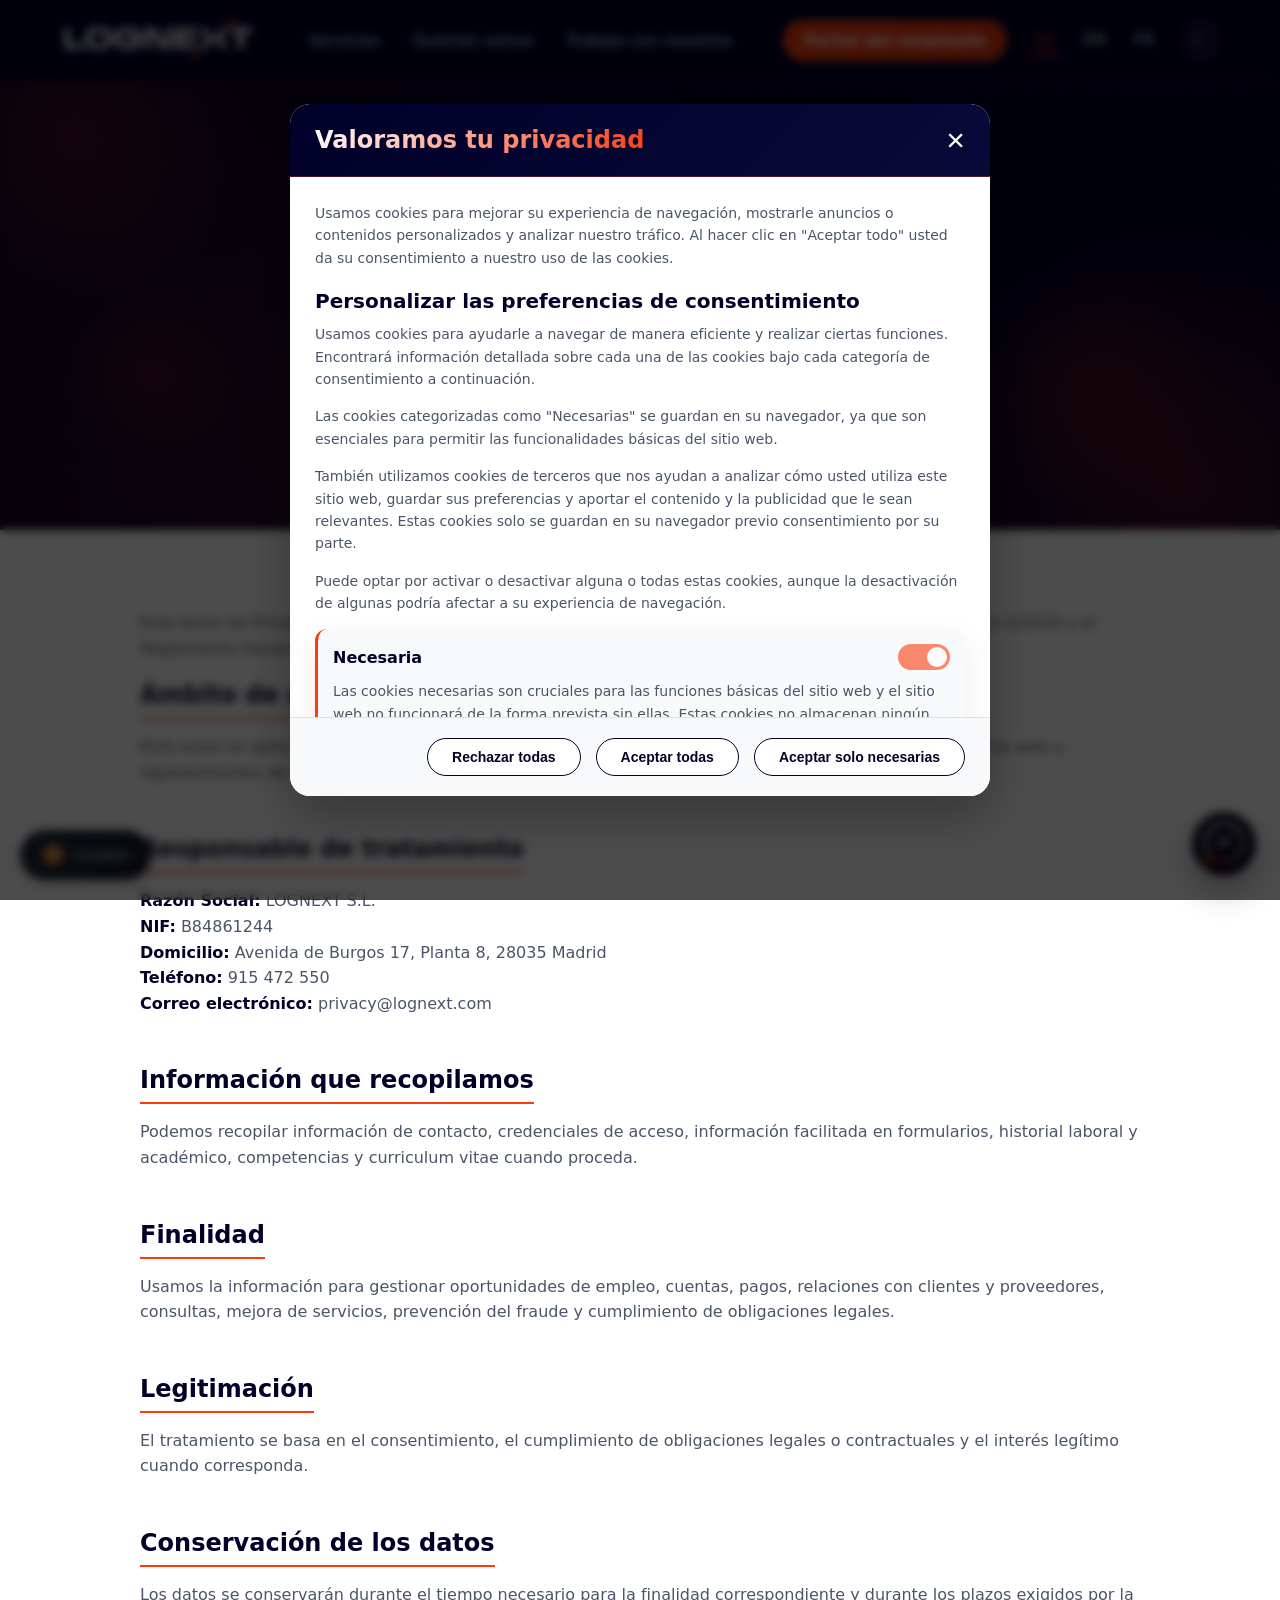
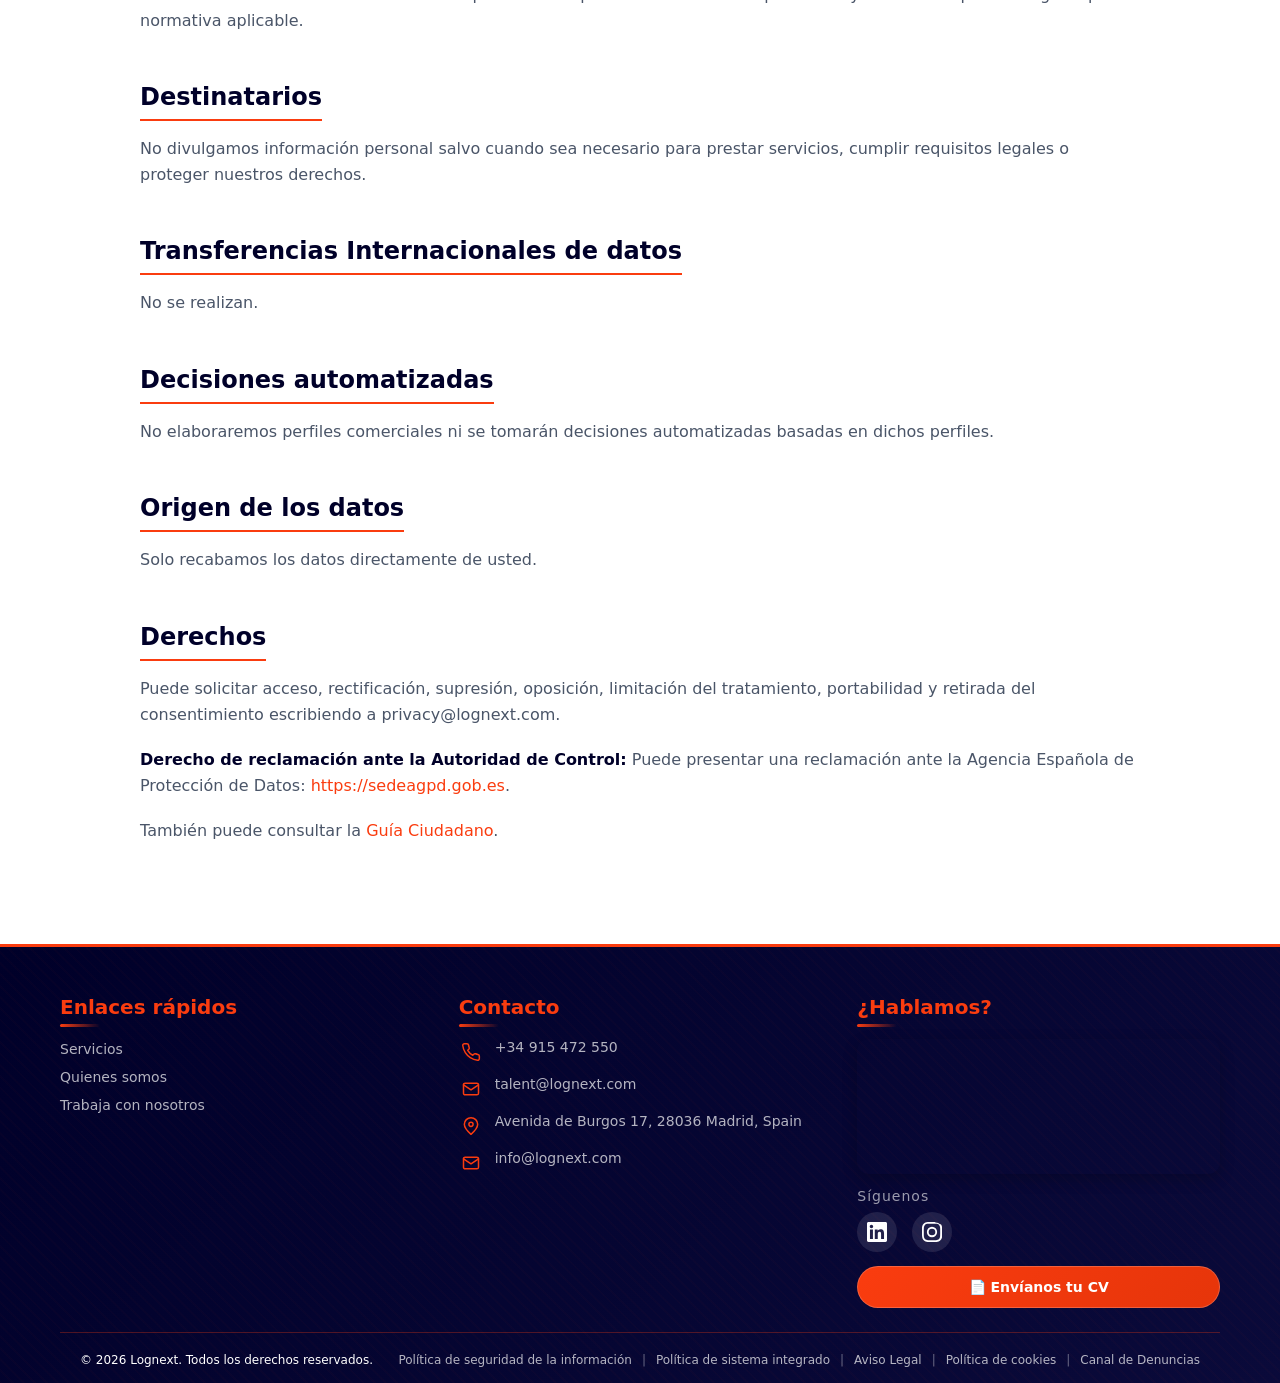
<file: enlaces-legales/aviso-legal.html>
<!DOCTYPE html>
<html lang="es">
<head>
  <meta charset="UTF-8">
  <meta name="viewport" content="width=device-width, initial-scale=1.0">
  <title>Aviso legal | Lognext</title>
  <meta
    name="description"
    content="Consulta la información legal de Lognext y las condiciones de uso aplicables al sitio web corporativo."
  >
  <link rel="canonical" href="https://www.lognext.com/aviso-legal/">
  <meta property="og:title" content="Aviso legal | Lognext">
  <meta
    property="og:description"
    content="Consulta la información legal de Lognext y las condiciones de uso aplicables al sitio web corporativo."
  >
  <meta property="og:type" content="website">
  <meta property="og:url" content="https://www.lognext.com/aviso-legal/">
  <meta property="og:image" content="https://www.lognext.com/assets/img/lognext-logo-transparente.png">
  <meta name="twitter:card" content="summary_large_image">
  <meta name="twitter:title" content="Aviso legal | Lognext">
  <meta
    name="twitter:description"
    content="Consulta la información legal de Lognext y las condiciones de uso aplicables al sitio web corporativo."
  >
  <meta name="twitter:image" content="https://www.lognext.com/assets/img/lognext-logo-transparente.png">
  <link rel="stylesheet" href="../assets/css/styles.css">
  <link rel="stylesheet" href="../assets/css/chatbot.css">
  <link rel="icon" type="image/png" sizes="32x32" href="../assets/img/favicon/favicon-3.png">
  <link rel="icon" type="image/png" sizes="16x16" href="../assets/img/favicon/favicon-3.png">
  <link rel="apple-touch-icon" href="../assets/img/favicon/favicon-3.png">
</head>
<body>

  <div class="site-intro" id="siteIntro" aria-hidden="true">
    <div class="site-intro__backdrop"></div>
    <img
      src="../assets/img/LOGNEXT_simbolo_negativo.png"
      alt=""
      class="site-intro__symbol"
      aria-hidden="true"
    />
  </div>

  <header class="site-header">
    <div class="container">
      <a href="../index.html" class="logo">
        <img src="../assets/img/lognext-logo-transparente.png" alt="Lognext">
      </a>

      <nav class="main-nav">
        <ul class="menu">
          <li class="menu-item has-dropdown">
            <a href="../index.html#servicios" data-i18n="nav_servicios">Servicios</a>
            <ul class="submenu">
              <li><a href="../servicios/ia.html" class="submenu-item" data-i18n="submenu_ia">Inteligencia Artificial</a></li>
              <li><a href="../servicios/ams.html" class="submenu-item" data-i18n="submenu_ams">Application Management Services</a></li>
              <li><a href="../servicios/ims.html" class="submenu-item" data-i18n="submenu_ims">Infrastructure Management Services</a></li>
              <li><a href="../servicios/ciberseguridad.html" class="submenu-item" data-i18n="submenu_agile">Ciberseguridad</a></li>
              <li><a href="../servicios/outsourcing.html" class="submenu-item" data-i18n="submenu_outsourcing">Outsourcing de Talento</a></li>
            </ul>
          </li>
          <li><a href="../quienes-somos.html" data-i18n="nav_quienes_somos">Quienes somos</a></li>
          <li><a href="../trabaja-con-nosotros.html" data-i18n="nav_trabaja">Trabaja con nosotros</a></li>
        </ul>
        
        <div class="mobile-actions">
          <a href="https://w3.cezanneondemand.com/CezanneOnDemand/-/LOGNEXT/Account/LogIn?ReturnUrl=%7E%2F-%2FLOGNEXT" target="_blank" class="employee-portal" data-i18n="btn_portal">Portal del empleado</a>
          <div class="language-switcher mobile">
            <a href="#" class="active">ES</a>
            <a href="#">EN</a>
            <a href="#">FR</a>
          </div>
            <button class="theme-toggle theme-toggle--mobile" type="button" aria-label="Cambiar a tema oscuro" aria-pressed="false">
              <span class="theme-toggle__icon" aria-hidden="true">☾</span>
            </button>
        </div>

        <div class="mobile-footer-info">
          <div class="mobile-info-card">
            <h4 class="mobile-info-title" data-i18n="mobile_quieres_trabajar">¿Quieres trabajar con nosotros?</h4>
            <div class="mobile-info-contact">
              <p><span class="info-icon footer-contact-icon" aria-hidden="true"><svg viewBox="0 0 24 24" focusable="false"><path d="M22 16.92v3a2 2 0 0 1-2.18 2 19.79 19.79 0 0 1-8.63-3.07 19.5 19.5 0 0 1-6-6 19.79 19.79 0 0 1-3.07-8.67A2 2 0 0 1 4.11 2h3a2 2 0 0 1 2 1.72c.13.96.36 1.9.7 2.81a2 2 0 0 1-.45 2.11L8.09 9.91a16 16 0 0 0 6 6l1.27-1.27a2 2 0 0 1 2.11-.45c.91.34 1.85.57 2.81.7A2 2 0 0 1 22 16.92z" /></svg></span> +34 915 472 550</p>
              <p><span class="info-icon footer-contact-icon" aria-hidden="true"><svg viewBox="0 0 24 24" focusable="false"><rect x="3" y="5" width="18" height="14" rx="2" /><path d="m3 7 9 6 9-6" /></svg></span> talent@lognext.com</p>
            </div>
          </div>
          <div class="mobile-info-card">
            <h4 class="mobile-info-title" data-i18n="mobile_hablamos">¿Hablamos?</h4>
            <div class="mobile-info-contact">
              <p><span class="info-icon footer-contact-icon" aria-hidden="true"><svg viewBox="0 0 24 24" focusable="false"><path d="M22 16.92v3a2 2 0 0 1-2.18 2 19.79 19.79 0 0 1-8.63-3.07 19.5 19.5 0 0 1-6-6 19.79 19.79 0 0 1-3.07-8.67A2 2 0 0 1 4.11 2h3a2 2 0 0 1 2 1.72c.13.96.36 1.9.7 2.81a2 2 0 0 1-.45 2.11L8.09 9.91a16 16 0 0 0 6 6l1.27-1.27a2 2 0 0 1 2.11-.45c.91.34 1.85.57 2.81.7A2 2 0 0 1 22 16.92z" /></svg></span> +34 915 472 550</p>
              <p><span class="info-icon footer-contact-icon" aria-hidden="true"><svg viewBox="0 0 24 24" focusable="false"><path d="M20 10c0 5-8 12-8 12S4 15 4 10a8 8 0 1 1 16 0Z" /><circle cx="12" cy="10" r="2.5" /></svg></span> Avenida de Burgos 17, 28036 Madrid</p>
              <p><span class="info-icon footer-contact-icon" aria-hidden="true"><svg viewBox="0 0 24 24" focusable="false"><rect x="3" y="5" width="18" height="14" rx="2" /><path d="m3 7 9 6 9-6" /></svg></span> info@lognext.com</p>
            </div>
          </div>
        </div>
      </nav>

      <div class="desktop-actions">
        <a href="https://w3.cezanneondemand.com/CezanneOnDemand/-/LOGNEXT/Account/LogIn?ReturnUrl=%7E%2F-%2FLOGNEXT" target="_blank" class="employee-portal" data-i18n="btn_portal">Portal del empleado</a>
        <div class="language-switcher">
          <a href="#" class="active">ES</a>
          <a href="#">EN</a>
          <a href="#">FR</a>
        </div>
          <button class="theme-toggle theme-toggle--desktop" type="button" aria-label="Cambiar a tema oscuro" aria-pressed="false">
            <span class="theme-toggle__icon" aria-hidden="true">☾</span>
          </button>
      </div>

      <button class="menu-toggle" aria-label="Abrir menú de navegación">
        <span></span>
        <span></span>
        <span></span>
      </button>
    </div>
  </header>

  <main>
    <!-- HERO CON CÍRCULOS ANIMADOS -->
    <section class="legal-hero">
      <div class="circle-1"></div>
      <div class="circle-2"></div>
      <div class="circle-3"></div>
      <div class="legal-hero-content">
        <h1 data-i18n="legal_notice_title">Aviso Legal</h1>
      </div>
    </section>

    <!-- SECCIÓN DE CONTENIDO -->
    <section class="legal-content">
      <div class="container">
        <div class="legal-content-inner" data-i18n-html="legal_notice_content">
          
          <p>Este Aviso de Privacidad proporciona un marco de entendimiento acerca del tratamiento de los datos personales recopilados por el Responsable de tratamiento de datos, según lo exige la Ley Orgánica 3/2018, de 5 de diciembre, de Protección de Datos Personales y garantía de los derechos digitales y el Reglamento General de Protección de Datos de la Unión Europea ('RGPD'). Los datos personales serán controlados y procesados por el Responsable de tratamiento de datos de acuerdo con los términos de este Aviso de Privacidad.</p>

          <h2>Ámbito de aplicación</h2>
          <p>Este aviso de privacidad se aplica a:</p>
          <ul>
            <li>Nuestros candidatos y destinatarios de nuestros servicios profesionales;</li>
            <li>Nuestros consultores, personas asignadas a nuestros clientes o personas a las que proporcionamos servicios de reubicación o transición de carrera;</li>
            <li>Usuarios de los sitios web;</li>
            <li>Representantes de nuestros socios comerciales, clientes y proveedores.</li>
          </ul>

          <p>El Aviso de Privacidad describe los tipos de datos personales o información personal que recopilamos, cómo usamos esta información, cómo procesamos y protegemos la información que recopilamos, durante cuánto tiempo la almacenamos, con quién la compartimos, a quién la transferimos y los derechos que las personas pueden ejercer con respecto a nuestro uso de sus datos personales. También describe cómo puede ponerse en contacto con nosotros para conocer nuestras prácticas de privacidad y ejercer sus derechos. Nuestras prácticas de privacidad pueden variar entre los países en los que operamos para reflejar las prácticas locales y los requisitos legales.</p>

          <h2>Responsable de tratamiento</h2>
          <p><strong>Razón Social:</strong> LOGNEXT S.L.<br>
          <strong>NIF:</strong> B84861244<br>
          <strong>Domicilio:</strong> Avenida de Burgos 17, Planta 8, 28035 Madrid<br>
          <strong>Teléfono:</strong> 915 472 550<br>
          <strong>Correo electrónico:</strong> privacy@lognext.com<br>
          <strong>Registro Mercantil:</strong> Registro Mercantil de Madrid en el tomo Tomo 23462, Folio 99, Sección 8, Hoja m-420888, Libro 0, Inscripción primera, según escritura de constitución de 14/11/2006 ante Notario de Madrid D. Álvaro Lucini con número de protocolo 3300.</p>

          <h2>Información que recopilamos</h2>
          <p>Recopilamos su información personal de varias maneras, como por ejemplo a través de nuestra página web y redes sociales; en nuestros eventos y a través de teléfono; a través de las solicitudes de empleo y con el reclutamiento en persona y en nuestra interacción con los clientes y proveedores.</p>
          <p>Podemos recopilar una selección de datos personales dependiendo de la naturaleza de la relación, que incluye:</p>
          <ul>
            <li>Información de contacto (como nombre, dirección postal, dirección de correo electrónico y número de teléfono).</li>
            <li>Nombre de usuario y contraseña cuando se registre en nuestra página web.</li>
            <li>La información que usted proporciona sobre personas a las que quiere que contactemos.</li>
            <li>Otra información que usted nos proporcione, como por ejemplo en las encuestas o mediante la función de «Contáctenos» en nuestra página web.</li>
          </ul>
          <p>Además, si usted es un consultor o un candidato y se inscribe a un puesto o crea una cuenta para solicitar una posición, podemos recopilar el siguiente tipo de información personal:</p>
          <ul>
            <li>Historial laboral y académico</li>
            <li>Competencias lingüísticas y otras habilidades relacionadas con el trabajo</li>
            <li>Número de documento de Identidad</li>
            <li>Fecha de nacimiento</li>
            <li>Nacionalidad y autorización para trabajar en el país</li>
            <li>Información proporcionada por las referencias</li>
            <li>Curriculum vitae, información que proporcione en relación con sus intereses profesionales, y otra información acerca de sus calificaciones para el empleo.</li>
          </ul>

          <h2>Finalidad</h2>
          <p>Utilizamos la información descrita anteriormente para los siguientes propósitos:</p>
          <ul>
            <li>Proporcionar información sobre oportunidades de empleo y soluciones que cubren todo el ciclo del talento.</li>
            <li>Creación y gestión de cuentas en línea.</li>
            <li>Procesamiento de pagos.</li>
            <li>Gestión de nuestras relaciones con clientes y proveedores.</li>
            <li>Responder a consultas y solicitudes específicas.</li>
            <li>Gestión, evaluación y mejora de nuestro negocio (incluyendo el desarrollo, el análisis y la mejora de nuestros servicios, la gestión de nuestras comunicaciones; la realización de análisis de datos y la realización de actividades de contabilidad, auditoría y otras funciones internas).</li>
            <li>Proteger contra el fraude, identificando y tratando de evitar el fraude y otras actividades ilegales, reclamaciones y otras obligaciones.</li>
            <li>Cumplir y hacer cumplir los requisitos legales aplicables, las normas pertinentes de la industria, las obligaciones contractuales y nuestras políticas.</li>
            <li>En los casos en los que lo permita la ley, de conformidad con el aviso de cookies y publicidad del Responsable de tratamiento de datos (que se incluye aquí como referencia), y sólo si usted ha otorgado su consentimiento, para enviar materiales promocionales, alertas sobre posiciones vacantes disponibles y otras comunicaciones.</li>
            <li>En los casos en los que lo permita la ley y sólo si usted ha dado su consentimiento, para comunicar y administrar la participación en eventos especiales, promociones, programas, ofertas, encuestas, concursos y estudios de mercado.</li>
          </ul>
          <p>Además de las actividades mencionadas anteriormente, si usted es un consultor o candidato y se inscribe a un puesto o crea una cuenta para solicitar una posición, según lo permitido por la legislación local, usamos la información que se describe en esta política de privacidad para los siguientes propósitos:</p>
          <ul>
            <li>Proporcionarle oportunidades de empleo y trabajo.</li>
            <li>Proporcionar servicios de gestión del talento, incluyendo la administración de programas de beneficios, nóminas y gestión del desempeño.</li>
            <li>Proporcionar servicios adicionales como servicios de formación, orientación profesional y de transición de carrera.</li>
            <li>Evaluar su adecuación como candidato a un puesto de trabajo y su cualificación asociada a las asignaciones laborales.</li>
            <li>Realizar análisis de datos, tales como: El análisis de nuestras bases de candidatos y consultores; la evaluación del desempeño y las capacidades individuales, incluyendo la puntuación en las habilidades relacionadas con el trabajo; la identificación de escasez de personal cualificado; el uso de la información para que coincida con las personas y las oportunidades potenciales; y el análisis de datos de las tendencias relativas a las prácticas de contratación.</li>
          </ul>
          <p>También podemos usar la información de otras formas para las cuales proporcionamos un aviso específico antes o en el momento de la recopilación.</p>

          <h2>Legitimación</h2>
          <p>El procesamiento de datos se llevará a cabo sobre la base de la aplicación de motivos legales siguientes:</p>
          <ul>
            <li>El consentimiento explícito del interesado, cuando así lo exija la ley aplicable.</li>
            <li>Para garantizar el cumplimiento de un requisito legal o contractual, o un requisito necesario para celebrar un contrato [por ejemplo procesar sus datos personales para garantizar que se paguen sus salarios e impuestos].</li>
            <li>Cuando sea esencial y necesario para el interés legítimo del Responsable de tratamiento de datos como se describe con más detalle a continuación [por ejemplo para permitir que el usuario acceda a la página web para utilizar los servicios ofrecidos].</li>
          </ul>
          <p>No obstante, le recordamos que tiene derecho a oponerse a este tratamiento de sus datos, pudiendo hacerlo por cualquiera de los medios descritos en esta Política.</p>

          <h2>Conservación de los datos</h2>
          <p>Los datos para la gestión de la relación con el cliente y la facturación y cobro de los servicios serán conservados durante todo el tiempo en que el contrato esté vigente. Una vez finalizada dicha relación, en su caso, los datos podrán ser conservados durante el tiempo exigido por la legislación aplicable y hasta que prescriban las eventuales responsabilidades derivadas del contrato.</p>
          <p>Los datos para el envío de comunicaciones comerciales de nuestros productos o servicios serán conservados indefinidamente hasta que, en su caso, nos manifieste su voluntad de suprimirlos.</p>
          <p>No guardaremos sus datos personales para ningún fin durante más tiempo del necesario y solo conservaremos los datos personales necesarios en relación con dicho fin. Además, tenemos que mantener cierta información de acuerdo con la ley o durante el tiempo que sea razonablemente necesario para cumplir con los requisitos normativos, resolver litigios, evitar fraudes y abusos o hacer cumplir nuestros términos y condiciones.</p>

          <h2>Destinatarios</h2>
          <p>No divulgamos la información personal que recopilemos sobre usted, excepto como se describe en este Aviso de privacidad o en avisos separados en relación con determinadas actividades.</p>
          <p>Compartimos información personal con los proveedores que realizan servicios en nuestro nombre en base a nuestras instrucciones. No autorizamos a estos proveedores a utilizar o divulgar la información salvo que sea necesario para realizar servicios en nuestro nombre o el cumplimiento de los requisitos legales.</p>
          <p>También podemos compartir su información personal (i) con nuestras filiales y (ii) si usted es un candidato para el puesto, con clientes que puedan tener oportunidades de trabajo disponibles o interés en la contratación de nuestros candidatos y (iii) con otras personas con las que trabajamos, como consultores de contratación laboral y subcontratistas, para encontrar un trabajo para usted.</p>
          <p>Además, podemos divulgar información personal (i) si estamos obligados a hacerlo por ley o un proceso legal; (ii) a las autoridades policiales u otros funcionarios del gobierno sobre la base de una solicitud de divulgación lícita; y (iii) cuando creemos que la divulgación es necesaria o adecuada para evitar daños físicos o pérdidas financieras, o en conexión con una investigación de actividad real o presuntamente fraudulenta o ilegal. También nos reservamos el derecho de transferir su información personal en el caso de que vendamos o se transfiera todo o parte de nuestro negocio o activos (incluyendo en el caso de una reorganización, disolución o liquidación).</p>

          <h2>Transferencias Internacionales de datos</h2>
          <p>No se realizan.</p>

          <h2>Decisiones automatizadas</h2>
          <p>No elaboraremos un "perfil comercial", en base a la información facilitada. No se tomarán decisiones automatizadas en base a dicho perfil.</p>

          <h2>Origen de los datos</h2>
          <p>Le informamos de que solo recabamos los datos de usted, sin obtenerlos de otras fuentes.</p>

          <h2>Derechos</h2>
          <p>Cualquier persona tiene derecho a obtener confirmación sobre si en LOGNEXT estamos tratando datos personales que les conciernan, y a la siguiente información: los fines del tratamiento; las categorías de los datos que se tratan; los destinatarios o las categorías de destinatarios a los que se han comunicado o serán comunicados; de ser posible, el plazo previsto de conservación de los datos personales o, de no ser posible, los criterios utilizados para determinar este plazo.</p>
          <p>Las personas interesadas tienen derecho a si acceder a sus datos personales, así como a solicitar la rectificación de los datos inexactos o, en su caso, solicitar su supresión cuando, entre otros motivos, los datos ya no sean necesarios para los fines que fueron recogidos.</p>
          <p>Los interesados podrán solicitar la supresión de los datos personales que le conciernen cuando concurra una de las circunstancias siguientes: que no sean necesarios en relación con los fines para los que fueron recogidos o tratados; que retire el consentimiento y el tratamiento no se base en otro fundamento jurídico; que se oponga al tratamiento y no prevalezcan otros motivos legítimos para el tratamiento; que hayan sido tratados ilícitamente.</p>
          <p>En determinadas circunstancias, los interesados podrán solicitar la limitación del tratamiento de sus datos, en cuyo caso únicamente los conservaremos para el ejercicio o la defensa de reclamaciones.</p>
          <p>En determinadas circunstancias y por motivos relacionados con su situación particular, los interesados podrán oponerse al tratamiento de sus datos. LOGNEXT dejará de tratar los datos, salvo por motivos legítimos imperiosos, o el ejercicio o la defensa de posibles reclamaciones.</p>
          <p>Las personas interesadas tienen derecho a la portabilidad, que implica que los datos personales del interesado se transmitan directamente de un responsable a otro, sin necesidad de que sean transmitidos previamente al propio interesado, siempre que ello sea técnicamente posible.</p>
          <p>Las personas interesadas tienen derecho a retirar el consentimiento prestado en cualquier momento.</p>
          <p><strong>Ejercicio de los derechos:</strong> El ejercicio de derechos deberá efectuarse por escrito adjuntando fotocopia de su documento identificativo, y dirigirla a la dirección de correo electrónico privacy@lognext.com</p>
          <p><strong>Derecho de reclamación ante la Autoridad de Control:</strong> En el caso de que no se hayan respetado sus derechos puede presentar una reclamación dirigiéndose por escrito a la Agencia Española de Protección de Datos sita en la calle Jorge Juan, 6 28001-Madrid o utilizar la sede electrónica: <a href="https://sedeagpd.gob.es" target="_blank" class="legal-link-inline">https://sedeagpd.gob.es</a>. En ambos casos, deberá acompañar la documentación pertinente.</p>
          <p>También puede informarse en la Guía para el Ciudadano editada por la Agencia Española de Protección de Datos mediante el siguiente enlace: <a href="../assets/docs/guia-ciudadano.pdf" target="_blank" class="legal-link-inline">Guía Ciudadano</a></p>

        </div>
      </div>
    </section>
  </main>

  <footer class="site-footer">
    <div class="footer-container">
      <div class="footer-grid">
        
        <div class="footer-col footer-col-links">
          <h3 class="footer-title" data-i18n="footer_enlaces_rapidos">Enlaces rápidos</h3>
          <ul class="footer-links">
            <li><a href="../index.html#servicios" data-i18n="nav_servicios">Servicios</a></li>
            <li><a href="../quienes-somos.html" data-i18n="nav_quienes_somos">Quiénes somos</a></li>
            <li><a href="../trabaja-con-nosotros.html" data-i18n="nav_trabaja">Trabaja con nosotros</a></li>
          </ul>
        </div>
        
        <div class="footer-col footer-col-contact">
          <h3 class="footer-title" data-i18n="footer_contacto">Contacto</h3>
          <ul class="footer-contact">
            <li class="contact-item">
              <span class="contact-icon footer-contact-icon" aria-hidden="true"><svg viewBox="0 0 24 24" focusable="false"><path d="M22 16.92v3a2 2 0 0 1-2.18 2 19.79 19.79 0 0 1-8.63-3.07 19.5 19.5 0 0 1-6-6 19.79 19.79 0 0 1-3.07-8.67A2 2 0 0 1 4.11 2h3a2 2 0 0 1 2 1.72c.13.96.36 1.9.7 2.81a2 2 0 0 1-.45 2.11L8.09 9.91a16 16 0 0 0 6 6l1.27-1.27a2 2 0 0 1 2.11-.45c.91.34 1.85.57 2.81.7A2 2 0 0 1 22 16.92z" /></svg></span>
              <a href="tel:+34915472550" class="contact-link">+34 915 472 550</a>
            </li>
            <li class="contact-item">
              <span class="contact-icon footer-contact-icon" aria-hidden="true"><svg viewBox="0 0 24 24" focusable="false"><rect x="3" y="5" width="18" height="14" rx="2" /><path d="m3 7 9 6 9-6" /></svg></span>
              <a href="mailto:talent@lognext.com" class="contact-link">talent@lognext.com</a>
            </li>
            <li class="contact-item">
              <span class="contact-icon footer-contact-icon" aria-hidden="true"><svg viewBox="0 0 24 24" focusable="false"><path d="M20 10c0 5-8 12-8 12S4 15 4 10a8 8 0 1 1 16 0Z" /><circle cx="12" cy="10" r="2.5" /></svg></span>
              <a href="https://maps.google.com/?q=Avenida+de+Burgos+17+Madrid+Spain" target="_blank" class="contact-link location-link">
                Avenida de Burgos 17, 28036 Madrid, Spain
              </a>
            </li>
            <li class="contact-item">
              <span class="contact-icon footer-contact-icon" aria-hidden="true"><svg viewBox="0 0 24 24" focusable="false"><rect x="3" y="5" width="18" height="14" rx="2" /><path d="m3 7 9 6 9-6" /></svg></span>
              <a href="mailto:info@lognext.com" class="contact-link">info@lognext.com</a>
            </li>
          </ul>
        </div>
        
        <div class="footer-col footer-col-map">
          <h3 class="footer-title" data-i18n="footer_hablamos">¿Hablamos?</h3>
          
          <div class="footer-map">
            <iframe 
              src="https://www.google.com/maps/embed?pb=!1m18!1m12!1m3!1d3037.543167168951!2d-3.671360984603811!3d40.43037697936105!2m3!1f0!2f0!3f0!3m2!1i1024!2i768!4f13.1!3m3!1m2!1s0xd4229b5a2c12e2b%3A0x2b5c5e5e5e5e5e5e!2sAv.%20de%20Burgos%2C%2017%2C%2028036%20Madrid!5e0!3m2!1ses!2ses!4v1700000000000!5m2!1ses!2ses" 
              width="100%" 
              height="150" 
              style="border:0; border-radius: 12px;" 
              allowfullscreen="" 
              loading="lazy"
              referrerpolicy="no-referrer-when-downgrade">
            </iframe>
          </div>
          
          <div class="footer-social">
            <h4 class="social-title" data-i18n="footer_siguenos">Síguenos</h4>
            <div class="social-icons">
              <a href="https://linkedin.com/company/lognext" target="_blank" class="social-link linkedin" aria-label="LinkedIn">
                <svg xmlns="http://www.w3.org/2000/svg" width="20" height="20" viewBox="0 0 24 24" fill="currentColor">
                  <path d="M20.447 20.452h-3.554v-5.569c0-1.328-.027-3.037-1.852-3.037-1.853 0-2.136 1.445-2.136 2.939v5.667H9.351V9h3.414v1.561h.046c.477-.9 1.637-1.85 3.37-1.85 3.601 0 4.267 2.37 4.267 5.455v6.286zM5.337 7.433c-1.144 0-2.063-.926-2.063-2.065 0-1.138.92-2.063 2.063-2.063 1.14 0 2.064.925 2.064 2.063 0 1.139-.925 2.065-2.064 2.065zm1.782 13.019H3.555V9h3.564v11.452zM22.225 0H1.771C.792 0 0 .774 0 1.729v20.542C0 23.227.792 24 1.771 24h20.451c.979 0 1.771-.773 1.771-1.729V1.729C24 .774 23.204 0 22.225 0z"/>
                </svg>
              </a>
              <a href="https://instagram.com/lognext_tech" target="_blank" class="social-link instagram" aria-label="Instagram">
                <svg xmlns="http://www.w3.org/2000/svg" width="20" height="20" viewBox="0 0 24 24" fill="currentColor">
                  <path d="M12 2.163c3.204 0 3.584.012 4.85.07 1.366.062 2.633.336 3.608 1.311.975.975 1.249 2.242 1.311 3.608.058 1.266.07 1.646.07 4.85s-.012 3.584-.07 4.85c-.062 1.366-.336 2.633-1.311 3.608-.975.975-2.242 1.249-3.608 1.311-1.266.058-1.646.07-4.85.07s-3.584-.012-4.85-.07c-1.366-.062-2.633-.336-3.608-1.311-.975-.975-1.249-2.242-1.311-3.608-.058-1.266-.07-1.646-.07-4.85s.012-3.584.07-4.85c.062-1.366.336-2.633 1.311-3.608.975-.975 2.242-1.249 3.608-1.311 1.266-.058 1.646-.07 4.85-.07zM12 0C8.741 0 8.332.014 7.052.072 5.775.132 4.905.332 4.14.659c-.789.335-1.457.787-2.124 1.454-.667.667-1.119 1.335-1.454 2.124-.327.765-.527 1.635-.587 2.912C.014 8.332 0 8.741 0 12s.014 3.668.072 4.948c.06 1.277.26 2.147.587 2.912.335.789.787 1.457 1.454 2.124.667.667 1.335 1.119 2.124 1.454.765.327 1.635.527 2.912.587 1.28.058 1.689.072 4.948.072s3.668-.014 4.948-.072c1.277-.06 2.147-.26 2.912-.587.789-.335 1.457-.787 2.124-1.454.667-.667 1.119-1.335 1.454-2.124.327-.765.527-1.635.587-2.912.058-1.28.072-1.689.072-4.948s-.014-3.668-.072-4.948c-.06-1.277-.26-2.147-.587-2.912-.335-.789-.787-1.457-2.124-1.454-.667-.667-1.335-1.119-2.124-1.454-.765-.327-1.635-.527-2.912-.587C15.668.014 15.259 0 12 0zm0 5.838a6.162 6.162 0 100 12.324 6.162 6.162 0 000-12.324zM12 16a4 4 0 110-8 4 4 0 010 8z"/>
                </svg>
              </a>
            </div>
          </div>
          
          <div class="footer-cv">
            <a href="mailto:talent@lognext.com?subject=Solicitud%20de%20empleo%20-%20CV&body=Hola%2C%20me%20llamo%20%5BNombre%5D%20y%20me%20gustar%C3%ADa%20enviaros%20mi%20CV%20para%20formar%20parte%20de%20Lognext.%0A%0A%F0%9F%93%8C%20Mi%20tel%C3%A9fono%3A%20%0A%F0%9F%93%A7%20Mi%20email%3A%20%0A%0A%F0%9F%92%BC%20Adjunto%20mi%20CV%20a%20este%20correo.%0A%0A%F0%9F%99%8F%20Quedo%20a%20la%20espera%20de%20su%20respuesta.%0A%0A%F0%9F%93%8D%20Un%20saludo." class="btn-cv-simple" data-i18n="footer_cv_btn">📄 Envíanos tu CV</a>
          </div>
        </div>
        
      </div>
      
      <div class="footer-bottom">
        <div class="footer-bottom-container">
          <p class="copyright" data-i18n="footer_copyright">&copy; 2026 Lognext. Todos los derechos reservados.</p>
          <div class="legal-links">
            <a href="../assets/docs/politica-seguridad.pdf" target="_blank" class="legal-link" data-i18n="legal_link_security">Política de seguridad de la información</a>
            <span class="legal-separator">|</span>
            <a href="../assets/docs/politica-sistema-integrado.pdf" target="_blank" class="legal-link" data-i18n="legal_link_integrated">Política de sistema integrado</a>
            <span class="legal-separator">|</span>
            <a href="aviso-legal.html" class="legal-link" data-i18n="legal_link_legal_notice">Aviso Legal</a>
            <span class="legal-separator">|</span>
            <a href="politica-cookies.html" class="legal-link" data-i18n="legal_link_cookies">Política de cookies</a>
            <span class="legal-separator">|</span>
            <a href="canal-denuncias.html" class="legal-link" data-i18n="legal_link_whistleblowing">Canal de Denuncias</a>
          </div>
        </div>
      </div>
    </div>
  </footer>

      <!-- ========== BOTÓN FLOTANTE DE COOKIES ========== -->
<div class="cookie-btn-fixed" id="cookieBtn">
  <span class="cookie-icon">🍪</span>
  <span class="cookie-text" data-i18n="cookie_btn">Cookies</span>
</div>

<!-- ========== MODAL DE COOKIES ========== -->
<div id="cookieModal" class="cookie-modal">
  <div class="cookie-modal-content">
    <div class="cookie-modal-header">
      <h2 data-i18n="cookie_modal_title">Valoramos tu privacidad</h2>
      <button class="cookie-modal-close" id="closeCookieModal" aria-label="Cerrar preferencias de cookies">&times;</button>
    </div>
    
    <div class="cookie-modal-body">
      <p data-i18n="cookie_modal_intro">Usamos cookies para mejorar su experiencia de navegación, mostrarle anuncios o contenidos personalizados y analizar nuestro tráfico. Al hacer clic en "Aceptar todo" usted da su consentimiento a nuestro uso de las cookies.</p>
      
      <h3 data-i18n="cookie_modal_preferences_title">Personalizar las preferencias de consentimiento</h3>
      <p data-i18n="cookie_modal_preferences_intro">Usamos cookies para ayudarle a navegar de manera eficiente y realizar ciertas funciones. Encontrará información detallada sobre cada una de las cookies bajo cada categoría de consentimiento a continuación.</p>
      
      <p data-i18n="cookie_modal_necessary_intro">Las cookies categorizadas como "Necesarias" se guardan en su navegador, ya que son esenciales para permitir las funcionalidades básicas del sitio web.</p>
      
      <p data-i18n="cookie_modal_third_party">También utilizamos cookies de terceros que nos ayudan a analizar cómo usted utiliza este sitio web, guardar sus preferencias y aportar el contenido y la publicidad que le sean relevantes. Estas cookies solo se guardan en su navegador previo consentimiento por su parte.</p>
      
      <p data-i18n="cookie_modal_toggle_note">Puede optar por activar o desactivar alguna o todas estas cookies, aunque la desactivación de algunas podría afectar a su experiencia de navegación.</p>
      
      <!-- Categorías de cookies -->
      <div class="cookie-category">
        <div class="cookie-category-header">
          <span class="cookie-category-name" data-i18n="cookie_category_necessary">Necesaria</span>
          <label class="cookie-switch">
            <input type="checkbox" class="cookie-checkbox" id="cookieNecessary" checked disabled>
            <span class="cookie-slider"></span>
          </label>
        </div>
        <p class="cookie-category-desc" data-i18n="cookie_desc_necessary">Las cookies necesarias son cruciales para las funciones básicas del sitio web y el sitio web no funcionará de la forma prevista sin ellas. Estas cookies no almacenan ningún dato de identificación personal.</p>
      </div>
      
      <div class="cookie-category">
        <div class="cookie-category-header">
          <span class="cookie-category-name" data-i18n="cookie_category_functional">Funcional</span>
          <label class="cookie-switch">
            <input type="checkbox" class="cookie-checkbox" id="cookieFunctional">
            <span class="cookie-slider"></span>
          </label>
        </div>
        <p class="cookie-category-desc" data-i18n="cookie_desc_functional">Las cookies funcionales ayudan a realizar ciertas funcionalidades, como compartir el contenido del sitio web en plataformas de redes sociales, recopilar comentarios y otras características de terceros.</p>
      </div>
      
      <div class="cookie-category">
        <div class="cookie-category-header">
          <span class="cookie-category-name" data-i18n="cookie_category_analytics">Analítica</span>
          <label class="cookie-switch">
            <input type="checkbox" class="cookie-checkbox" id="cookieAnalytics">
            <span class="cookie-slider"></span>
          </label>
        </div>
        <p class="cookie-category-desc" data-i18n="cookie_desc_analytics">Las cookies analíticas se utilizan para comprender cómo interactúan los visitantes con el sitio web. Estas cookies ayudan a proporcionar información sobre métricas el número de visitantes, el porcentaje de rebote, la fuente de tráfico, etc.</p>
      </div>
      
      <div class="cookie-category">
        <div class="cookie-category-header">
          <span class="cookie-category-name" data-i18n="cookie_category_performance">El rendimiento</span>
          <label class="cookie-switch">
            <input type="checkbox" class="cookie-checkbox" id="cookiePerformance">
            <span class="cookie-slider"></span>
          </label>
        </div>
        <p class="cookie-category-desc" data-i18n="cookie_desc_performance">Las cookies de rendimiento se utilizan para comprender y analizar los índices de rendimiento clave del sitio web, lo que ayuda a proporcionar una mejor experiencia de usuario para los visitantes.</p>
      </div>
      
      <div class="cookie-category">
        <div class="cookie-category-header">
          <span class="cookie-category-name" data-i18n="cookie_category_advertising">Anuncio</span>
          <label class="cookie-switch">
            <input type="checkbox" class="cookie-checkbox" id="cookieAdvertising">
            <span class="cookie-slider"></span>
          </label>
        </div>
        <p class="cookie-category-desc" data-i18n="cookie_desc_advertising">Las cookies publicitarias se utilizan para entregar a los visitantes anuncios personalizados basados en las páginas que visitaron antes y analizar la efectividad de la campaña publicitaria.</p>
      </div>
    </div>
    
    <div class="cookie-modal-footer">
      <button class="cookie-btn cookie-btn-reject" id="rejectAllCookies" data-i18n="cookie_reject_all">Rechazar todas</button>
      <button class="cookie-btn cookie-btn-accept" id="acceptAllCookies" data-i18n="cookie_accept_all">Aceptar todas</button>
      <button class="cookie-btn cookie-btn-necessary" id="acceptNecessaryCookies" data-i18n="cookie_accept_necessary">Aceptar solo necesarias</button>
    </div>
  </div>
</div>

  <script src="../assets/js/translations.js"></script>
  <script src="../assets/js/main.js"></script>
  <script src="../assets/js/chatbot.js"></script>
</body>
</html>
</file>
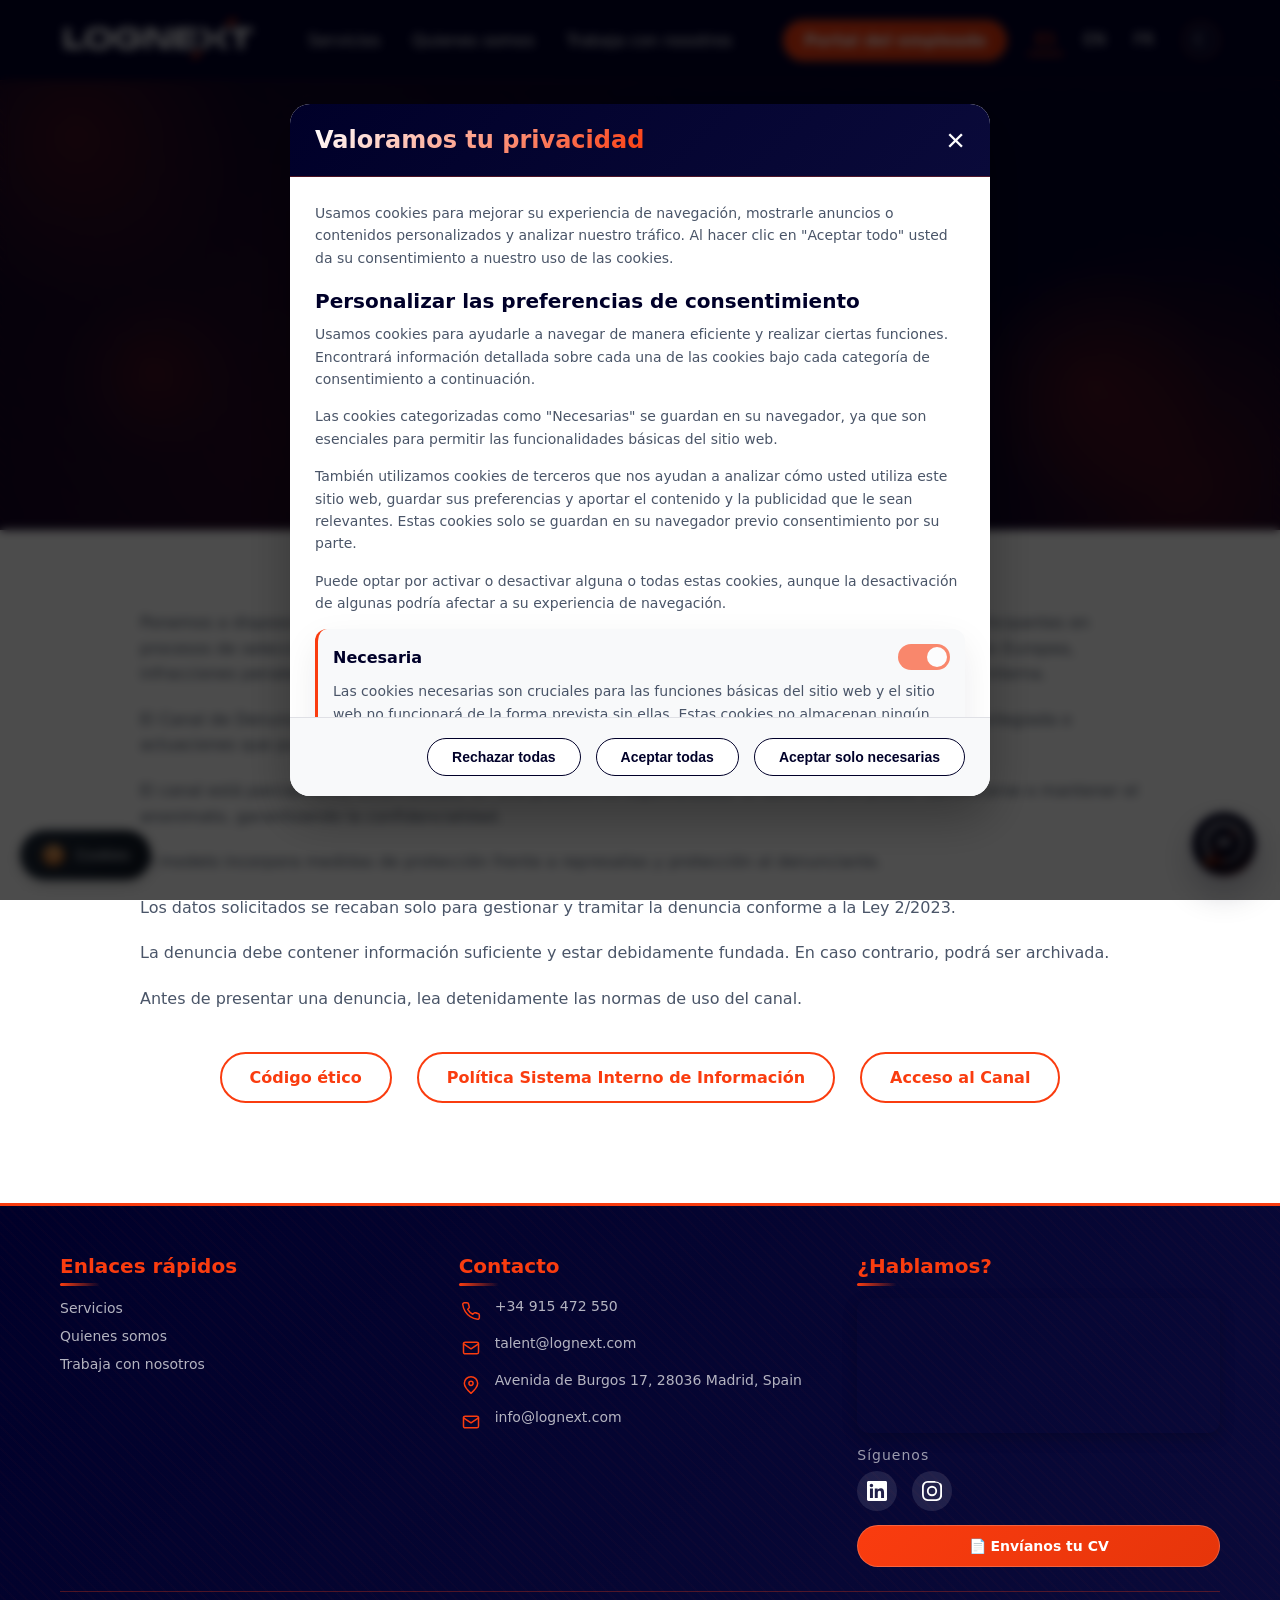
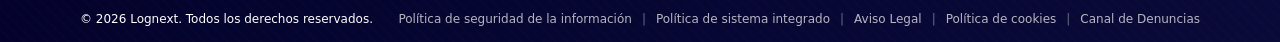
<file: enlaces-legales/canal-denuncias.html>
<!doctype html>
<html lang="es">
  <head>
    <meta charset="UTF-8" />
    <meta name="viewport" content="width=device-width, initial-scale=1.0" />
    <title>Canal de denuncias | Lognext</title>
    <meta
      name="description"
      content="Accede al canal de denuncias de Lognext y consulta la información disponible para comunicar posibles irregularidades de manera segura y responsable."
    />
    <link rel="canonical" href="https://www.lognext.com/canal-de-denuncias/" />
    <meta property="og:title" content="Canal de denuncias | Lognext" />
    <meta
      property="og:description"
      content="Accede al canal de denuncias de Lognext y consulta la información disponible para comunicar posibles irregularidades de manera segura y responsable."
    />
    <meta property="og:type" content="website" />
    <meta property="og:url" content="https://www.lognext.com/canal-de-denuncias/" />
    <meta property="og:image" content="https://www.lognext.com/assets/img/lognext-logo-transparente.png" />
    <meta name="twitter:card" content="summary_large_image" />
    <meta name="twitter:title" content="Canal de denuncias | Lognext" />
    <meta
      name="twitter:description"
      content="Accede al canal de denuncias de Lognext y consulta la información disponible para comunicar posibles irregularidades de manera segura y responsable."
    />
    <meta name="twitter:image" content="https://www.lognext.com/assets/img/lognext-logo-transparente.png" />
    <link rel="stylesheet" href="../assets/css/styles.css" />
    <link rel="stylesheet" href="../assets/css/chatbot.css" />
    <link
      rel="icon"
      type="image/png"
      sizes="32x32"
      href="../assets/img/favicon/favicon-3.png"
    />
    <link
      rel="icon"
      type="image/png"
      sizes="16x16"
      href="../assets/img/favicon/favicon-3.png"
    />
    <link rel="apple-touch-icon" href="../assets/img/favicon/favicon-3.png" />
  </head>
  <body>
    <div class="site-intro" id="siteIntro" aria-hidden="true">
      <div class="site-intro__backdrop"></div>
      <img
        src="../assets/img/LOGNEXT_simbolo_negativo.png"
        alt=""
        class="site-intro__symbol"
        aria-hidden="true"
      />
    </div>

    <header class="site-header">
      <div class="container">
        <a href="../index.html" class="logo">
          <img
            src="../assets/img/lognext-logo-transparente.png"
            alt="Lognext"
          />
        </a>

        <nav class="main-nav">
          <ul class="menu">
            <li class="menu-item has-dropdown">
              <a href="../index.html#servicios" data-i18n="nav_servicios"
                >Servicios</a
              >
              <ul class="submenu">
                <li>
                  <a
                    href="../servicios/ia.html"
                    class="submenu-item"
                    data-i18n="submenu_ia"
                    >Inteligencia Artificial</a
                  >
                </li>
                <li>
                  <a
                    href="../servicios/ams.html"
                    class="submenu-item"
                    data-i18n="submenu_ams"
                    >Application Management Services</a
                  >
                </li>
                <li>
                  <a
                    href="../servicios/ims.html"
                    class="submenu-item"
                    data-i18n="submenu_ims"
                    >Infrastructure Management Services</a
                  >
                </li>
                <li>
                  <a
                    href="../servicios/ciberseguridad.html"
                    class="submenu-item"
                    data-i18n="submenu_agile"
                    >Ciberseguridad</a
                  >
                </li>
                <li>
                  <a
                    href="../servicios/outsourcing.html"
                    class="submenu-item"
                    data-i18n="submenu_outsourcing"
                    >Outsourcing de Talento</a
                  >
                </li>
              </ul>
            </li>
            <li>
              <a href="../quienes-somos.html" data-i18n="nav_quienes_somos"
                >Quienes somos</a
              >
            </li>
            <li>
              <a href="../trabaja-con-nosotros.html" data-i18n="nav_trabaja"
                >Trabaja con nosotros</a
              >
            </li>
          </ul>

          <div class="mobile-actions">
            <a
              href="https://w3.cezanneondemand.com/CezanneOnDemand/-/LOGNEXT/Account/LogIn?ReturnUrl=%7E%2F-%2FLOGNEXT"
              target="_blank"
              class="employee-portal"
              data-i18n="btn_portal"
              >Portal del empleado</a
            >
            <div class="language-switcher mobile">
              <a href="#" class="active">ES</a>
              <a href="#">EN</a>
              <a href="#">FR</a>
            </div>
            <button class="theme-toggle theme-toggle--mobile" type="button" aria-label="Cambiar a tema oscuro" aria-pressed="false">
              <span class="theme-toggle__icon" aria-hidden="true">☾</span>
            </button>
          </div>

          <div class="mobile-footer-info">
            <div class="mobile-info-card">
              <h4 class="mobile-info-title" data-i18n="mobile_quieres_trabajar">¿Quieres trabajar con nosotros?</h4>
              <div class="mobile-info-contact">
                <p>
                  <span class="info-icon footer-contact-icon" aria-hidden="true">
                    <svg viewBox="0 0 24 24" focusable="false"><path d="M22 16.92v3a2 2 0 0 1-2.18 2 19.79 19.79 0 0 1-8.63-3.07 19.5 19.5 0 0 1-6-6 19.79 19.79 0 0 1-3.07-8.67A2 2 0 0 1 4.11 2h3a2 2 0 0 1 2 1.72c.13.96.36 1.9.7 2.81a2 2 0 0 1-.45 2.11L8.09 9.91a16 16 0 0 0 6 6l1.27-1.27a2 2 0 0 1 2.11-.45c.91.34 1.85.57 2.81.7A2 2 0 0 1 22 16.92z" /></svg>
                  </span>
                  +34 915 472 550
                </p>
                <p>
                  <span class="info-icon footer-contact-icon" aria-hidden="true">
                    <svg viewBox="0 0 24 24" focusable="false"><rect x="3" y="5" width="18" height="14" rx="2" /><path d="m3 7 9 6 9-6" /></svg>
                  </span>
                  talent@lognext.com
                </p>
              </div>
            </div>
            <div class="mobile-info-card">
              <h4 class="mobile-info-title" data-i18n="mobile_hablamos">¿Hablamos?</h4>
              <div class="mobile-info-contact">
                <p>
                  <span class="info-icon footer-contact-icon" aria-hidden="true">
                    <svg viewBox="0 0 24 24" focusable="false"><path d="M22 16.92v3a2 2 0 0 1-2.18 2 19.79 19.79 0 0 1-8.63-3.07 19.5 19.5 0 0 1-6-6 19.79 19.79 0 0 1-3.07-8.67A2 2 0 0 1 4.11 2h3a2 2 0 0 1 2 1.72c.13.96.36 1.9.7 2.81a2 2 0 0 1-.45 2.11L8.09 9.91a16 16 0 0 0 6 6l1.27-1.27a2 2 0 0 1 2.11-.45c.91.34 1.85.57 2.81.7A2 2 0 0 1 22 16.92z" /></svg>
                  </span>
                  +34 915 472 550
                </p>
                <p>
                  <span class="info-icon footer-contact-icon" aria-hidden="true">
                    <svg viewBox="0 0 24 24" focusable="false"><path d="M20 10c0 5-8 12-8 12S4 15 4 10a8 8 0 1 1 16 0Z" /><circle cx="12" cy="10" r="2.5" /></svg>
                  </span>
                  Avenida de Burgos 17, 28036
                  Madrid
                </p>
                <p>
                  <span class="info-icon footer-contact-icon" aria-hidden="true">
                    <svg viewBox="0 0 24 24" focusable="false"><rect x="3" y="5" width="18" height="14" rx="2" /><path d="m3 7 9 6 9-6" /></svg>
                  </span>
                  info@lognext.com
                </p>
              </div>
            </div>
          </div>
        </nav>

        <div class="desktop-actions">
          <a
            href="https://w3.cezanneondemand.com/CezanneOnDemand/-/LOGNEXT/Account/LogIn?ReturnUrl=%7E%2F-%2FLOGNEXT"
            target="_blank"
            class="employee-portal"
            data-i18n="btn_portal"
            >Portal del empleado</a
          >
          <div class="language-switcher">
            <a href="#" class="active">ES</a>
            <a href="#">EN</a>
            <a href="#">FR</a>
          </div>
          <button class="theme-toggle theme-toggle--desktop" type="button" aria-label="Cambiar a tema oscuro" aria-pressed="false">
            <span class="theme-toggle__icon" aria-hidden="true">☾</span>
          </button>
        </div>

        <button class="menu-toggle" aria-label="Abrir menú de navegación">
          <span></span>
          <span></span>
          <span></span>
        </button>
      </div>
    </header>

    <main>
      <!-- HERO CON CÍRCULOS ANIMADOS -->
      <section class="legal-hero">
        <div class="circle-1"></div>
        <div class="circle-2"></div>
        <div class="circle-3"></div>
        <div class="legal-hero-content">
          <h1 data-i18n="whistleblowing_title">Canal de Denuncias</h1>
        </div>
      </section>

      <!-- SECCIÓN DE CONTENIDO -->
      <section class="legal-content">
        <div class="container">
          <div class="legal-content-inner" data-i18n-html="whistleblowing_content">
            <p>
              Ponemos a disposición de todos los empleados de la entidad,
              empleados públicos, autónomos, subcontratistas y proveedores,
              clientes, exempleados, becarios, trabajadores en periodo de
              formación y participantes en procesos de selección o negociación
              precontractual, todos los medios necesarios para que, si detectan
              cualquier acción u omisión que puedan constituir infracciones del
              Derecho de la Unión Europea, infracciones penales o
              administrativas graves o muy graves o violaciones o sospechas
              fundadas de violaciones relevantes de la normativa interna de la
              empresa y de los principios básicos que transmite el Código Ético,
              puedan comunicarlo, siempre que hayan conocido la información
              sobre la infracción en un contexto laboral o profesional.
            </p>

            <p>
              Por ejemplo, una posible situación de acoso laboral, acciones
              relativas a fraude, uso de información privilegiada o cualquier
              actuación realizada por tercero que pudiera conllevar cualquier
              clase de responsabilidad penal para la empresa. Toda conducta
              ilícita conocida debe ser objeto de denuncia a través de dicho
              canal.
            </p>

            <p>
              Se trata de un Canal de Denuncias que se encuentra parcialmente
              externalizado en una plataforma creada a tal efecto por una
              empresa de primer nivel. En el momento de presentación de las
              comunicaciones a través del Canal de Denuncias, el denunciante
              puede elegir identificarse o, mantener el anonimato, garantizando
              así la confidencialidad.
            </p>

            <p>
              Asimismo, el modelo de gestión del Canal de Denuncias incorpora
              una serie de medidas de protección de represalias y de protección
              al denunciante, que van más allá de permitir las denuncias
              anónimas de acuerdo con lo indicado anteriormente.
            </p>

            <p>
              En cumplimiento de la Ley 2/2023, de 20 de febrero, reguladora de
              la protección de las personas que informen sobre infracciones
              normativas y de lucha contra la corrupción, los datos que se
              solicitan al denunciante durante el proceso de presentación de las
              denuncias, no se recaban a efectos de identificación del
              informante, sino a los solos efectos de obtener la información
              oportuna que permita gestionar y tramitar la denuncia.
            </p>

            <p>
              Para la instrucción de las comunicaciones recibidas será necesario
              que el informante aporte información suficiente y que la denuncia
              esté debidamente fundada, motivada y presente indicios racionales
              de haberse producido una infracción. En caso contrario, se
              procederá al archivo por no contar con elementos suficientes para
              su instrucción.
            </p>

            <p>
              Por último, antes de presentar una denuncia, es importante que lea
              con detenimiento las normas de uso del canal, que se le
              presentarán con carácter previo a que facilite la información
              relativa a la denuncia.
            </p>

            <!-- BOTONES -->
            <div class="canal-buttons">
              <a
                href="../assets/docs/codigo-etico.pdf"
                target="_blank"
                class="canal-btn"
                >Código ético</a
              >
              <a
                href="../assets/docs/politica-sistema-interno-informacion.pdf"
                target="_blank"
                class="canal-btn"
                >Política Sistema Interno de Información</a
              >
              <a
                href="https://lognext.form.mastransparente.es/"
                target="_blank"
                class="canal-btn"
                >Acceso al Canal</a
              >
            </div>
          </div>
        </div>
      </section>
    </main>

    <footer class="site-footer">
      <div class="footer-container">
        <div class="footer-grid">
          <div class="footer-col footer-col-links">
            <h3 class="footer-title" data-i18n="footer_enlaces_rapidos">
              Enlaces rápidos
            </h3>
            <ul class="footer-links">
              <li>
                <a href="../index.html#servicios" data-i18n="nav_servicios"
                  >Servicios</a
                >
              </li>
              <li>
                <a href="../quienes-somos.html" data-i18n="nav_quienes_somos"
                  >Quiénes somos</a
                >
              </li>
              <li>
                <a href="../trabaja-con-nosotros.html" data-i18n="nav_trabaja"
                  >Trabaja con nosotros</a
                >
              </li>
            </ul>
          </div>

          <div class="footer-col footer-col-contact">
            <h3 class="footer-title" data-i18n="footer_contacto">Contacto</h3>
            <ul class="footer-contact">
              <li class="contact-item">
                <span class="contact-icon footer-contact-icon" aria-hidden="true"><svg viewBox="0 0 24 24" focusable="false"><path d="M22 16.92v3a2 2 0 0 1-2.18 2 19.79 19.79 0 0 1-8.63-3.07 19.5 19.5 0 0 1-6-6 19.79 19.79 0 0 1-3.07-8.67A2 2 0 0 1 4.11 2h3a2 2 0 0 1 2 1.72c.13.96.36 1.9.7 2.81a2 2 0 0 1-.45 2.11L8.09 9.91a16 16 0 0 0 6 6l1.27-1.27a2 2 0 0 1 2.11-.45c.91.34 1.85.57 2.81.7A2 2 0 0 1 22 16.92z" /></svg></span>
                <a href="tel:+34915472550" class="contact-link"
                  >+34 915 472 550</a
                >
              </li>
              <li class="contact-item">
                <span class="contact-icon footer-contact-icon" aria-hidden="true"><svg viewBox="0 0 24 24" focusable="false"><rect x="3" y="5" width="18" height="14" rx="2" /><path d="m3 7 9 6 9-6" /></svg></span>
                <a href="mailto:talent@lognext.com" class="contact-link"
                  >talent@lognext.com</a
                >
              </li>
              <li class="contact-item">
                <span class="contact-icon footer-contact-icon" aria-hidden="true"><svg viewBox="0 0 24 24" focusable="false"><path d="M20 10c0 5-8 12-8 12S4 15 4 10a8 8 0 1 1 16 0Z" /><circle cx="12" cy="10" r="2.5" /></svg></span>
                <a
                  href="https://maps.google.com/?q=Avenida+de+Burgos+17+Madrid+Spain"
                  target="_blank"
                  class="contact-link location-link"
                >
                  Avenida de Burgos 17, 28036 Madrid, Spain
                </a>
              </li>
              <li class="contact-item">
                <span class="contact-icon footer-contact-icon" aria-hidden="true"><svg viewBox="0 0 24 24" focusable="false"><rect x="3" y="5" width="18" height="14" rx="2" /><path d="m3 7 9 6 9-6" /></svg></span>
                <a href="mailto:info@lognext.com" class="contact-link"
                  >info@lognext.com</a
                >
              </li>
            </ul>
          </div>

          <div class="footer-col footer-col-map">
            <h3 class="footer-title" data-i18n="footer_hablamos">¿Hablamos?</h3>

            <div class="footer-map">
              <iframe
                src="https://www.google.com/maps/embed?pb=!1m18!1m12!1m3!1d3037.543167168951!2d-3.671360984603811!3d40.43037697936105!2m3!1f0!2f0!3f0!3m2!1i1024!2i768!4f13.1!3m3!1m2!1s0xd4229b5a2c12e2b%3A0x2b5c5e5e5e5e5e5e!2sAv.%20de%20Burgos%2C%2017%2C%2028036%20Madrid!5e0!3m2!1ses!2ses!4v1700000000000!5m2!1ses!2ses"
                width="100%"
                height="150"
                style="border: 0; border-radius: 12px"
                allowfullscreen=""
                loading="lazy"
                referrerpolicy="no-referrer-when-downgrade"
              >
              </iframe>
            </div>

            <div class="footer-social">
              <h4 class="social-title" data-i18n="footer_siguenos">Síguenos</h4>
              <div class="social-icons">
                <a
                  href="https://linkedin.com/company/lognext"
                  target="_blank"
                  class="social-link linkedin"
                  aria-label="LinkedIn"
                >
                  <svg
                    xmlns="http://www.w3.org/2000/svg"
                    width="20"
                    height="20"
                    viewBox="0 0 24 24"
                    fill="currentColor"
                  >
                    <path
                      d="M20.447 20.452h-3.554v-5.569c0-1.328-.027-3.037-1.852-3.037-1.853 0-2.136 1.445-2.136 2.939v5.667H9.351V9h3.414v1.561h.046c.477-.9 1.637-1.85 3.37-1.85 3.601 0 4.267 2.37 4.267 5.455v6.286zM5.337 7.433c-1.144 0-2.063-.926-2.063-2.065 0-1.138.92-2.063 2.063-2.063 1.14 0 2.064.925 2.064 2.063 0 1.139-.925 2.065-2.064 2.065zm1.782 13.019H3.555V9h3.564v11.452zM22.225 0H1.771C.792 0 0 .774 0 1.729v20.542C0 23.227.792 24 1.771 24h20.451c.979 0 1.771-.773 1.771-1.729V1.729C24 .774 23.204 0 22.225 0z"
                    />
                  </svg>
                </a>
                <a
                  href="https://instagram.com/lognext_tech"
                  target="_blank"
                  class="social-link instagram"
                  aria-label="Instagram"
                >
                  <svg
                    xmlns="http://www.w3.org/2000/svg"
                    width="20"
                    height="20"
                    viewBox="0 0 24 24"
                    fill="currentColor"
                  >
                    <path
                      d="M12 2.163c3.204 0 3.584.012 4.85.07 1.366.062 2.633.336 3.608 1.311.975.975 1.249 2.242 1.311 3.608.058 1.266.07 1.646.07 4.85s-.012 3.584-.07 4.85c-.062 1.366-.336 2.633-1.311 3.608-.975.975-2.242 1.249-3.608 1.311-1.266.058-1.646.07-4.85.07s-3.584-.012-4.85-.07c-1.366-.062-2.633-.336-3.608-1.311-.975-.975-1.249-2.242-1.311-3.608-.058-1.266-.07-1.646-.07-4.85s.012-3.584.07-4.85c.062-1.366.336-2.633 1.311-3.608.975-.975 2.242-1.249 3.608-1.311 1.266-.058 1.646-.07 4.85-.07zM12 0C8.741 0 8.332.014 7.052.072 5.775.132 4.905.332 4.14.659c-.789.335-1.457.787-2.124 1.454-.667.667-1.119 1.335-1.454 2.124-.327.765-.527 1.635-.587 2.912C.014 8.332 0 8.741 0 12s.014 3.668.072 4.948c.06 1.277.26 2.147.587 2.912.335.789.787 1.457 1.454 2.124.667.667 1.335 1.119 2.124 1.454.765.327 1.635.527 2.912.587 1.28.058 1.689.072 4.948.072s3.668-.014 4.948-.072c1.277-.06 2.147-.26 2.912-.587.789-.335 1.457-.787 2.124-1.454.667-.667 1.119-1.335 1.454-2.124.327-.765.527-1.635.587-2.912.058-1.28.072-1.689.072-4.948s-.014-3.668-.072-4.948c-.06-1.277-.26-2.147-.587-2.912-.335-.789-.787-1.457-2.124-1.454-.667-.667-1.335-1.119-2.124-1.454-.765-.327-1.635-.527-2.912-.587C15.668.014 15.259 0 12 0zm0 5.838a6.162 6.162 0 100 12.324 6.162 6.162 0 000-12.324zM12 16a4 4 0 110-8 4 4 0 010 8z"
                    />
                  </svg>
                </a>
              </div>
            </div>

            <div class="footer-cv">
              <a
                href="mailto:talent@lognext.com?subject=Solicitud%20de%20empleo%20-%20CV&body=Hola%2C%20me%20llamo%20%5BNombre%5D%20y%20me%20gustar%C3%ADa%20enviaros%20mi%20CV%20para%20formar%20parte%20de%20Lognext.%0A%0A%F0%9F%93%8C%20Mi%20tel%C3%A9fono%3A%20%0A%F0%9F%93%A7%20Mi%20email%3A%20%0A%0A%F0%9F%92%BC%20Adjunto%20mi%20CV%20a%20este%20correo.%0A%0A%F0%9F%99%8F%20Quedo%20a%20la%20espera%20de%20su%20respuesta.%0A%0A%F0%9F%93%8D%20Un%20saludo."
                class="btn-cv-simple"
                data-i18n="footer_cv_btn"
                >📄 Envíanos tu CV</a
              >
            </div>
          </div>
        </div>

        <div class="footer-bottom">
          <div class="footer-bottom-container">
            <p class="copyright" data-i18n="footer_copyright">
              &copy; 2026 Lognext. Todos los derechos reservados.
            </p>
            <div class="legal-links">
              <a
                href="../assets/docs/politica-seguridad.pdf"
                target="_blank"
                class="legal-link"
                 data-i18n="legal_link_security">Política de seguridad de la información</a
              >
              <span class="legal-separator">|</span>
              <a
                href="../assets/docs/politica-sistema-integrado.pdf"
                target="_blank"
                class="legal-link"
                 data-i18n="legal_link_integrated">Política de sistema integrado</a
              >
              <span class="legal-separator">|</span>
              <a href="aviso-legal.html" class="legal-link" data-i18n="legal_link_legal_notice">Aviso Legal</a>
              <span class="legal-separator">|</span>
              <a href="politica-cookies.html" class="legal-link"
                 data-i18n="legal_link_cookies">Política de cookies</a
              >
              <span class="legal-separator">|</span>
              <a href="canal-denuncias.html" class="legal-link"
                 data-i18n="legal_link_whistleblowing">Canal de Denuncias</a
              >
            </div>
          </div>
        </div>
      </div>
    </footer>

        <!-- ========== BOTÓN FLOTANTE DE COOKIES ========== -->
<div class="cookie-btn-fixed" id="cookieBtn">
  <span class="cookie-icon">🍪</span>
  <span class="cookie-text" data-i18n="cookie_btn">Cookies</span>
</div>

<!-- ========== MODAL DE COOKIES ========== -->
<div id="cookieModal" class="cookie-modal">
  <div class="cookie-modal-content">
    <div class="cookie-modal-header">
      <h2 data-i18n="cookie_modal_title">Valoramos tu privacidad</h2>
      <button class="cookie-modal-close" id="closeCookieModal" aria-label="Cerrar preferencias de cookies">&times;</button>
    </div>
    
    <div class="cookie-modal-body">
      <p data-i18n="cookie_modal_intro">Usamos cookies para mejorar su experiencia de navegación, mostrarle anuncios o contenidos personalizados y analizar nuestro tráfico. Al hacer clic en "Aceptar todo" usted da su consentimiento a nuestro uso de las cookies.</p>
      
      <h3 data-i18n="cookie_modal_preferences_title">Personalizar las preferencias de consentimiento</h3>
      <p data-i18n="cookie_modal_preferences_intro">Usamos cookies para ayudarle a navegar de manera eficiente y realizar ciertas funciones. Encontrará información detallada sobre cada una de las cookies bajo cada categoría de consentimiento a continuación.</p>
      
      <p data-i18n="cookie_modal_necessary_intro">Las cookies categorizadas como "Necesarias" se guardan en su navegador, ya que son esenciales para permitir las funcionalidades básicas del sitio web.</p>
      
      <p data-i18n="cookie_modal_third_party">También utilizamos cookies de terceros que nos ayudan a analizar cómo usted utiliza este sitio web, guardar sus preferencias y aportar el contenido y la publicidad que le sean relevantes. Estas cookies solo se guardan en su navegador previo consentimiento por su parte.</p>
      
      <p data-i18n="cookie_modal_toggle_note">Puede optar por activar o desactivar alguna o todas estas cookies, aunque la desactivación de algunas podría afectar a su experiencia de navegación.</p>
      
      <!-- Categorías de cookies -->
      <div class="cookie-category">
        <div class="cookie-category-header">
          <span class="cookie-category-name" data-i18n="cookie_category_necessary">Necesaria</span>
          <label class="cookie-switch">
            <input type="checkbox" class="cookie-checkbox" id="cookieNecessary" checked disabled>
            <span class="cookie-slider"></span>
          </label>
        </div>
        <p class="cookie-category-desc" data-i18n="cookie_desc_necessary">Las cookies necesarias son cruciales para las funciones básicas del sitio web y el sitio web no funcionará de la forma prevista sin ellas. Estas cookies no almacenan ningún dato de identificación personal.</p>
      </div>
      
      <div class="cookie-category">
        <div class="cookie-category-header">
          <span class="cookie-category-name" data-i18n="cookie_category_functional">Funcional</span>
          <label class="cookie-switch">
            <input type="checkbox" class="cookie-checkbox" id="cookieFunctional">
            <span class="cookie-slider"></span>
          </label>
        </div>
        <p class="cookie-category-desc" data-i18n="cookie_desc_functional">Las cookies funcionales ayudan a realizar ciertas funcionalidades, como compartir el contenido del sitio web en plataformas de redes sociales, recopilar comentarios y otras características de terceros.</p>
      </div>
      
      <div class="cookie-category">
        <div class="cookie-category-header">
          <span class="cookie-category-name" data-i18n="cookie_category_analytics">Analítica</span>
          <label class="cookie-switch">
            <input type="checkbox" class="cookie-checkbox" id="cookieAnalytics">
            <span class="cookie-slider"></span>
          </label>
        </div>
        <p class="cookie-category-desc" data-i18n="cookie_desc_analytics">Las cookies analíticas se utilizan para comprender cómo interactúan los visitantes con el sitio web. Estas cookies ayudan a proporcionar información sobre métricas el número de visitantes, el porcentaje de rebote, la fuente de tráfico, etc.</p>
      </div>
      
      <div class="cookie-category">
        <div class="cookie-category-header">
          <span class="cookie-category-name" data-i18n="cookie_category_performance">El rendimiento</span>
          <label class="cookie-switch">
            <input type="checkbox" class="cookie-checkbox" id="cookiePerformance">
            <span class="cookie-slider"></span>
          </label>
        </div>
        <p class="cookie-category-desc" data-i18n="cookie_desc_performance">Las cookies de rendimiento se utilizan para comprender y analizar los índices de rendimiento clave del sitio web, lo que ayuda a proporcionar una mejor experiencia de usuario para los visitantes.</p>
      </div>
      
      <div class="cookie-category">
        <div class="cookie-category-header">
          <span class="cookie-category-name" data-i18n="cookie_category_advertising">Anuncio</span>
          <label class="cookie-switch">
            <input type="checkbox" class="cookie-checkbox" id="cookieAdvertising">
            <span class="cookie-slider"></span>
          </label>
        </div>
        <p class="cookie-category-desc" data-i18n="cookie_desc_advertising">Las cookies publicitarias se utilizan para entregar a los visitantes anuncios personalizados basados en las páginas que visitaron antes y analizar la efectividad de la campaña publicitaria.</p>
      </div>
    </div>
    
    <div class="cookie-modal-footer">
      <button class="cookie-btn cookie-btn-reject" id="rejectAllCookies" data-i18n="cookie_reject_all">Rechazar todas</button>
      <button class="cookie-btn cookie-btn-accept" id="acceptAllCookies" data-i18n="cookie_accept_all">Aceptar todas</button>
      <button class="cookie-btn cookie-btn-necessary" id="acceptNecessaryCookies" data-i18n="cookie_accept_necessary">Aceptar solo necesarias</button>
    </div>
  </div>
</div>

    <script src="../assets/js/translations.js"></script>
    <script src="../assets/js/main.js"></script>
    <script src="../assets/js/chatbot.js"></script>
  </body>
</html>
</file>
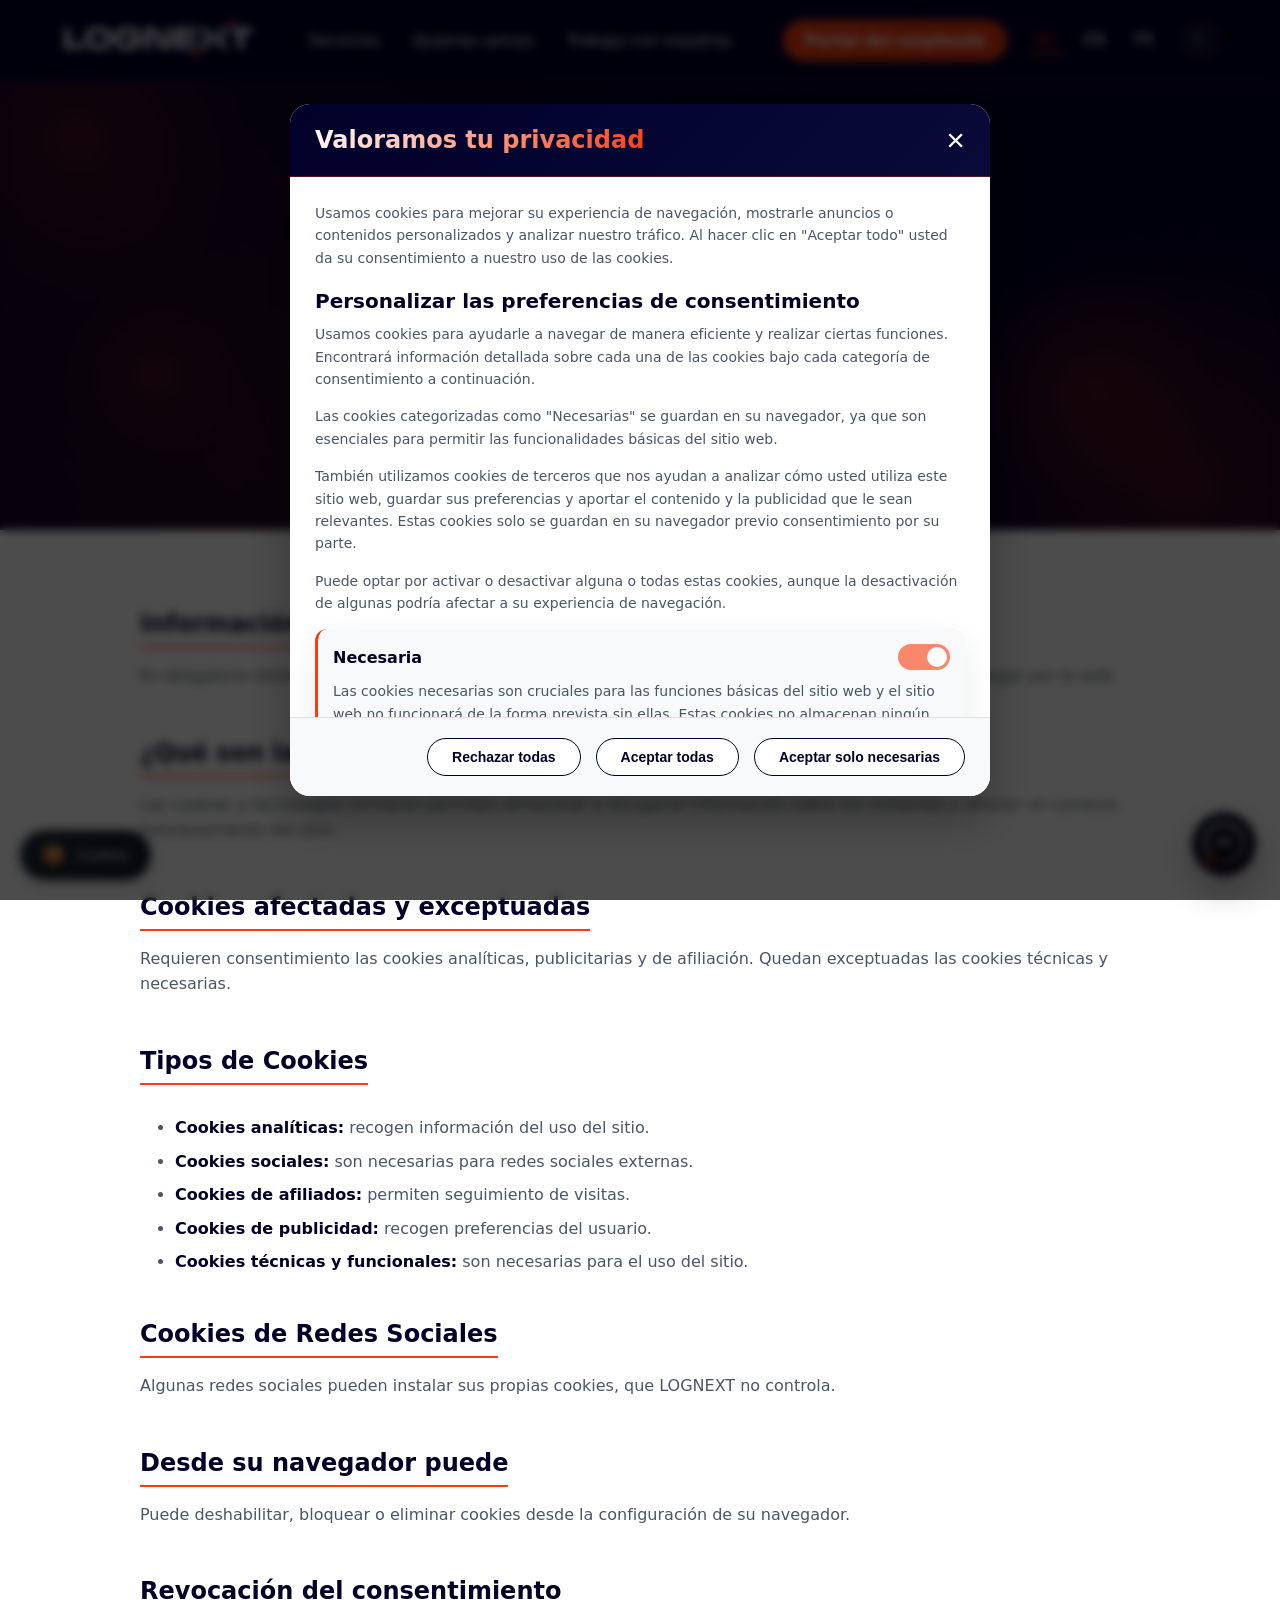
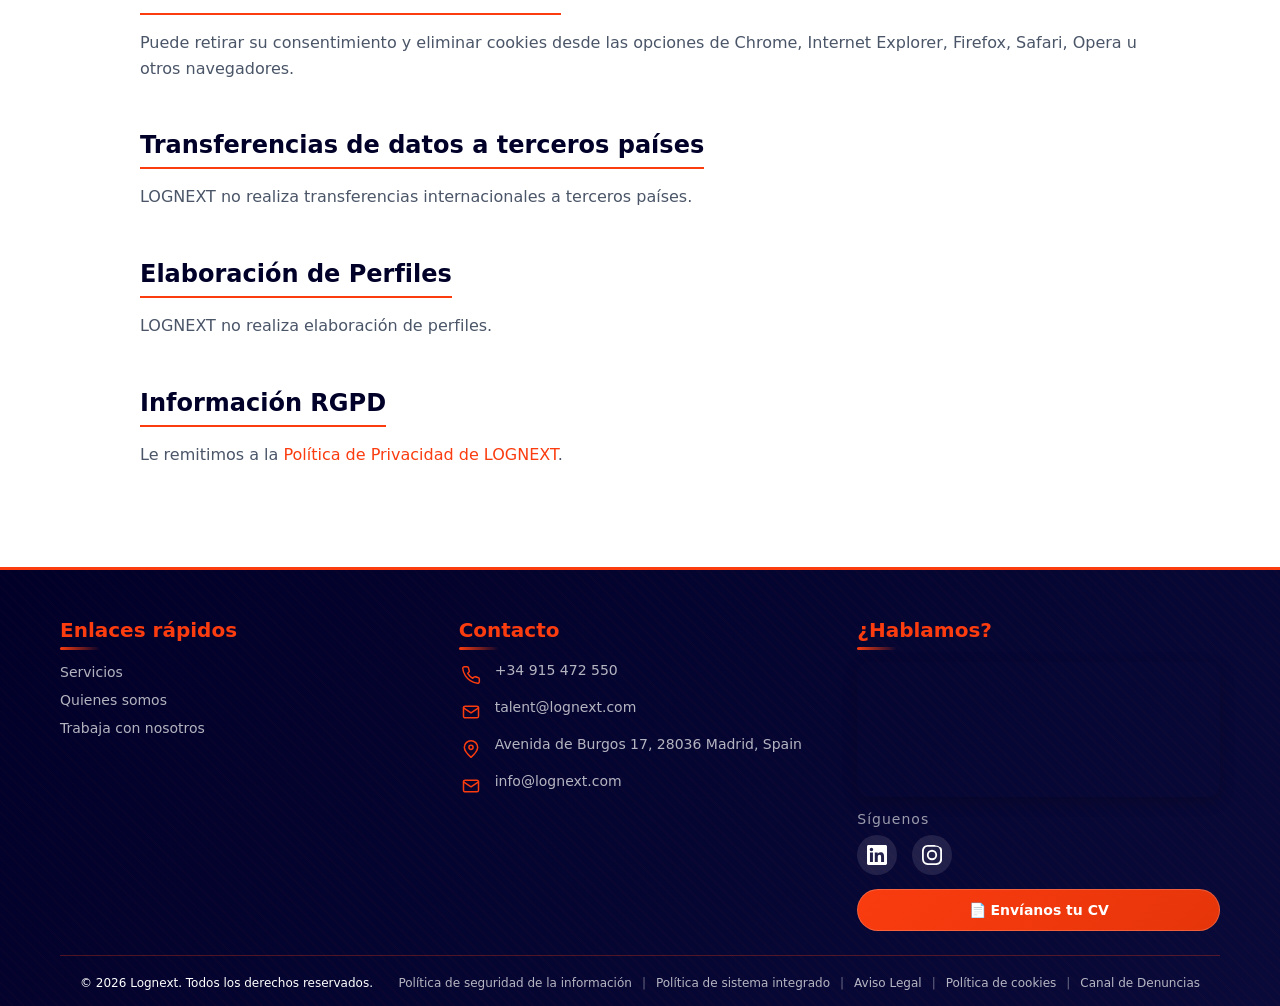
<file: enlaces-legales/politica-cookies.html>
<!doctype html>
<html lang="es">
  <head>
    <meta charset="UTF-8" />
    <meta name="viewport" content="width=device-width, initial-scale=1.0" />
    <title>Política de cookies | Lognext</title>
    <meta
      name="description"
      content="Consulta qué son las cookies, cómo se utilizan en el sitio web de Lognext y cómo puedes gestionar o modificar tus preferencias de consentimiento."
    />
    <link rel="canonical" href="https://www.lognext.com/politica-de-cookies/" />
    <meta property="og:title" content="Política de cookies | Lognext" />
    <meta
      property="og:description"
      content="Consulta qué son las cookies, cómo se utilizan en el sitio web de Lognext y cómo puedes gestionar o modificar tus preferencias de consentimiento."
    />
    <meta property="og:type" content="website" />
    <meta property="og:url" content="https://www.lognext.com/politica-de-cookies/" />
    <meta property="og:image" content="https://www.lognext.com/assets/img/lognext-logo-transparente.png" />
    <meta name="twitter:card" content="summary_large_image" />
    <meta name="twitter:title" content="Política de cookies | Lognext" />
    <meta
      name="twitter:description"
      content="Consulta qué son las cookies, cómo se utilizan en el sitio web de Lognext y cómo puedes gestionar o modificar tus preferencias de consentimiento."
    />
    <meta name="twitter:image" content="https://www.lognext.com/assets/img/lognext-logo-transparente.png" />
    <link rel="stylesheet" href="../assets/css/styles.css" />
    <link rel="stylesheet" href="../assets/css/chatbot.css" />
    <link
      rel="icon"
      type="image/png"
      sizes="32x32"
      href="../assets/img/favicon/favicon-3.png"
    />
    <link
      rel="icon"
      type="image/png"
      sizes="16x16"
      href="../assets/img/favicon/favicon-3.png"
    />
    <link rel="apple-touch-icon" href="../assets/img/favicon/favicon-3.png" />
  </head>
  <body>
    <div class="site-intro" id="siteIntro" aria-hidden="true">
      <div class="site-intro__backdrop"></div>
      <img
        src="../assets/img/LOGNEXT_simbolo_negativo.png"
        alt=""
        class="site-intro__symbol"
        aria-hidden="true"
      />
    </div>

    <header class="site-header">
      <div class="container">
        <a href="../index.html" class="logo">
          <img
            src="../assets/img/lognext-logo-transparente.png"
            alt="Lognext"
          />
        </a>

        <nav class="main-nav">
          <ul class="menu">
            <li class="menu-item has-dropdown">
              <a href="../index.html#servicios" data-i18n="nav_servicios"
                >Servicios</a
              >
              <ul class="submenu">
                <li>
                  <a
                    href="../servicios/ia.html"
                    class="submenu-item"
                    data-i18n="submenu_ia"
                    >Inteligencia Artificial</a
                  >
                </li>
                <li>
                  <a
                    href="../servicios/ams.html"
                    class="submenu-item"
                    data-i18n="submenu_ams"
                    >Application Management Services</a
                  >
                </li>
                <li>
                  <a
                    href="../servicios/ims.html"
                    class="submenu-item"
                    data-i18n="submenu_ims"
                    >Infrastructure Management Services</a
                  >
                </li>
                <li>
                  <a
                    href="../servicios/ciberseguridad.html"
                    class="submenu-item"
                    data-i18n="submenu_agile"
                    >Ciberseguridad</a
                  >
                </li>
                <li>
                  <a
                    href="../servicios/outsourcing.html"
                    class="submenu-item"
                    data-i18n="submenu_outsourcing"
                    >Outsourcing de Talento</a
                  >
                </li>
              </ul>
            </li>
            <li>
              <a href="../quienes-somos.html" data-i18n="nav_quienes_somos"
                >Quienes somos</a
              >
            </li>
            <li>
              <a href="../trabaja-con-nosotros.html" data-i18n="nav_trabaja"
                >Trabaja con nosotros</a
              >
            </li>
          </ul>

          <div class="mobile-actions">
            <a
              href="https://w3.cezanneondemand.com/CezanneOnDemand/-/LOGNEXT/Account/LogIn?ReturnUrl=%7E%2F-%2FLOGNEXT"
              target="_blank"
              class="employee-portal"
              data-i18n="btn_portal"
              >Portal del empleado</a
            >
            <div class="language-switcher mobile">
              <a href="#" class="active">ES</a>
              <a href="#">EN</a>
              <a href="#">FR</a>
            </div>
            <button class="theme-toggle theme-toggle--mobile" type="button" aria-label="Cambiar a tema oscuro" aria-pressed="false">
              <span class="theme-toggle__icon" aria-hidden="true">☾</span>
            </button>
          </div>

          <div class="mobile-footer-info">
            <div class="mobile-info-card">
              <h4 class="mobile-info-title" data-i18n="mobile_quieres_trabajar">¿Quieres trabajar con nosotros?</h4>
              <div class="mobile-info-contact">
                <p>
                  <span class="info-icon footer-contact-icon" aria-hidden="true">
                    <svg viewBox="0 0 24 24" focusable="false"><path d="M22 16.92v3a2 2 0 0 1-2.18 2 19.79 19.79 0 0 1-8.63-3.07 19.5 19.5 0 0 1-6-6 19.79 19.79 0 0 1-3.07-8.67A2 2 0 0 1 4.11 2h3a2 2 0 0 1 2 1.72c.13.96.36 1.9.7 2.81a2 2 0 0 1-.45 2.11L8.09 9.91a16 16 0 0 0 6 6l1.27-1.27a2 2 0 0 1 2.11-.45c.91.34 1.85.57 2.81.7A2 2 0 0 1 22 16.92z" /></svg>
                  </span>
                  +34 915 472 550
                </p>
                <p>
                  <span class="info-icon footer-contact-icon" aria-hidden="true">
                    <svg viewBox="0 0 24 24" focusable="false"><rect x="3" y="5" width="18" height="14" rx="2" /><path d="m3 7 9 6 9-6" /></svg>
                  </span>
                  talent@lognext.com
                </p>
              </div>
            </div>
            <div class="mobile-info-card">
              <h4 class="mobile-info-title" data-i18n="mobile_hablamos">¿Hablamos?</h4>
              <div class="mobile-info-contact">
                <p>
                  <span class="info-icon footer-contact-icon" aria-hidden="true">
                    <svg viewBox="0 0 24 24" focusable="false"><path d="M22 16.92v3a2 2 0 0 1-2.18 2 19.79 19.79 0 0 1-8.63-3.07 19.5 19.5 0 0 1-6-6 19.79 19.79 0 0 1-3.07-8.67A2 2 0 0 1 4.11 2h3a2 2 0 0 1 2 1.72c.13.96.36 1.9.7 2.81a2 2 0 0 1-.45 2.11L8.09 9.91a16 16 0 0 0 6 6l1.27-1.27a2 2 0 0 1 2.11-.45c.91.34 1.85.57 2.81.7A2 2 0 0 1 22 16.92z" /></svg>
                  </span>
                  +34 915 472 550
                </p>
                <p>
                  <span class="info-icon footer-contact-icon" aria-hidden="true">
                    <svg viewBox="0 0 24 24" focusable="false"><path d="M20 10c0 5-8 12-8 12S4 15 4 10a8 8 0 1 1 16 0Z" /><circle cx="12" cy="10" r="2.5" /></svg>
                  </span>
                  Avenida de Burgos 17, 28036
                  Madrid
                </p>
                <p>
                  <span class="info-icon footer-contact-icon" aria-hidden="true">
                    <svg viewBox="0 0 24 24" focusable="false"><rect x="3" y="5" width="18" height="14" rx="2" /><path d="m3 7 9 6 9-6" /></svg>
                  </span>
                  info@lognext.com
                </p>
              </div>
            </div>
          </div>
        </nav>

        <div class="desktop-actions">
          <a
            href="https://w3.cezanneondemand.com/CezanneOnDemand/-/LOGNEXT/Account/LogIn?ReturnUrl=%7E%2F-%2FLOGNEXT"
            target="_blank"
            class="employee-portal"
            data-i18n="btn_portal"
            >Portal del empleado</a
          >
          <div class="language-switcher">
            <a href="#" class="active">ES</a>
            <a href="#">EN</a>
            <a href="#">FR</a>
          </div>
          <button class="theme-toggle theme-toggle--desktop" type="button" aria-label="Cambiar a tema oscuro" aria-pressed="false">
            <span class="theme-toggle__icon" aria-hidden="true">☾</span>
          </button>
        </div>

        <button class="menu-toggle" aria-label="Abrir menú de navegación">
          <span></span>
          <span></span>
          <span></span>
        </button>
      </div>
    </header>

    <main>
      <!-- HERO CON CÍRCULOS ANIMADOS -->
      <section class="legal-hero">
        <div class="circle-1"></div>
        <div class="circle-2"></div>
        <div class="circle-3"></div>
        <div class="legal-hero-content">
          <h1 data-i18n="cookie_policy_title">Política de Cookies</h1>
        </div>
      </section>

      <!-- SECCIÓN DE CONTENIDO -->
      <section class="legal-content">
        <div class="container">
          <div class="legal-content-inner" data-i18n-html="cookie_policy_content">
            <h2>Información sobre Cookies</h2>
            <p>
              Debido a la entrada en vigor de la referente modificación de la
              "Ley de Servicios de la Sociedad de la Información" (LSSICE)
              establecida por el Real Decreto 13/2012, es de obligación obtener
              el consentimiento expreso del usuario de todas las páginas web que
              usan cookies prescindibles, antes de que éste navegue por ellas.
            </p>

            <h2>¿Qué son las Cookies?</h2>
            <p>
              Las cookies y otras tecnologías similares tales como local "shared
              objects", "flash cookies" o píxeles, son herramientas empleadas
              por los servidores Web para almacenar y recuperar información
              acerca de sus visitantes, así como para ofrecer un correcto
              funcionamiento del sitio. Mediante el uso de estos dispositivos se
              permite al servidor Web recordar algunos datos concernientes al
              usuario, como sus preferencias para la visualización de las
              páginas de ese servidor, nombre y contraseña, productos que más le
              interesan, etc.
            </p>

            <h2>Cookies afectadas por la normativa y Cookies exceptuadas</h2>
            <p>
              Según la directiva de la UE, las cookies que requieren el
              consentimiento informado por parte del usuario son las cookies de
              analítica y las de publicidad y afiliación, quedando exceptuadas
              las de carácter técnico y las necesarias para el funcionamiento
              del sitio web o la prestación de servicios expresamente
              solicitados por el usuario.
            </p>

            <h2>¿Qué tipos de Cookies existen?</h2>
            <p>Sobre los tipos de cookies, existen cinco grandes grupos:</p>
            <ul>
              <li>
                <strong>Cookies analíticas:</strong> recogen información del uso
                que se realiza del sitio web.
              </li>
              <li>
                <strong>Cookies sociales:</strong> son aquellas necesarias para
                redes sociales externas.
              </li>
              <li>
                <strong>Cookies de afiliados:</strong> permiten hacer un
                seguimiento de las visitas procedentes de otras webs, con las
                que el sitio web establece un contrato de afiliación (empresas
                de afiliación).
              </li>
              <li>
                <strong>Cookies de publicidad y comportamentales:</strong>
                recogen información sobre las preferencias y elecciones
                personales del usuario (retargeting).
              </li>
              <li>
                <strong>Cookies técnicas y funcionales:</strong> son las
                estrictamente necesarias para el uso del sitio web y para la
                prestación del servicio contratado.
              </li>
            </ul>

            <h2>Cookies de Redes Sociales</h2>
            <p>
              Algunas páginas de nuestros sitios web le permiten compartir
              nuestros contenidos en redes sociales como Facebook, Twitter,
              Google, etc. Algunas veces colgamos vídeos de sitios como YouTube.
              Estos sitios web depositan sus propias cookies, que nosotros no
              controlamos. Quizás quiera comprobar sus sitios web para saber más
              acerca de su política de cookies. Más información sobre cookies de
              redes sociales:
            </p>
            <ul>
              <li>
                <a
                  href="https://es-es.facebook.com/about/privacy/cookies"
                  target="_blank"
                  class="legal-link-inline"
                  >https://es-es.facebook.com/about/privacy/cookies</a
                >
              </li>
              <li>
                <a
                  href="https://twitter.com/privacy"
                  target="_blank"
                  class="legal-link-inline"
                  >https://twitter.com/privacy</a
                >
              </li>
              <li>
                <a
                  href="https://www.youtube.com/howyoutubeworks/policies/community-guidelines/"
                  target="_blank"
                  class="legal-link-inline"
                  >https://www.youtube.com/howyoutubeworks/policies/community-guidelines/</a
                >
              </li>
              <li>
                <a
                  href="https://www.linkedin.com/legal/privacy-policy"
                  target="_blank"
                  class="legal-link-inline"
                  >https://www.linkedin.com/legal/privacy-policy</a
                >
              </li>
            </ul>

            <h2>Desde su Navegador puede:</h2>
            <p>
              Evitar el uso de Cookies, deshabilitando en su navegador el uso de
              Cookies y eliminando las Cookies guardadas en su navegador
              asociadas a este sitio web. Esta posibilidad de evitar el uso de
              Cookies puede ser llevada a cabo por usted en cualquier momento.
              Evitar la descarga de cookies en tu navegación, seleccionando la
              opción "Navegación de incógnito" o similar, (aunque la siguiente
              ocasión que quiera acceder a tu cuenta personal tendrá que
              loguearte) debiendo renunciar además a la memorización de otras
              variables de sesión. Borrar cookies, Para borrar las cookies
              vinculadas con tu cuenta personal en LOGNEXT deberás hacerlo desde
              el dominio
              <a
                href="https://www.lognext.com/"
                target="_blank"
                class="legal-link-inline"
                >https://www.lognext.com/</a
              >
            </p>

            <h2>
              Revocación del consentimiento para instalar Cookies como eliminar
              las Cookies del Navegador
            </h2>

            <h3>Chrome</h3>
            <p>
              Selecciona el icono de Herramientas<br />
              Haz clic en Configuración.<br />
              Haz clic en Mostrar Opciones Avanzadas.<br />
              En la sección «Privacidad» haz clic en Configuración de
              contenido.<br />
              Eliminar cookies: Haz clic en Todas las cookies y los datos de
              sitios…<br />
              No permitir que se almacenen cookies.<br />
              Haz clic en Eliminar datos de navegación (vaciar la Caché).<br />
              Cierra y reinicia el navegador.<br />
              Para más información sobre Chrome pulse aquí:
              <a
                href="http://support.google.com/chrome/answer/95647?hl=es"
                target="_blank"
                class="legal-link-inline"
                >http://support.google.com/chrome/answer/95647?hl=es</a
              >
            </p>

            <h3>Internet Explorer. Versión 11</h3>
            <p>
              Selecciona Herramientas | Opciones de Internet.<br />
              Haz clic en la ficha General.<br />
              En la sección «Historial de exploración», haz clic en Eliminar el
              historial de exploración al salir.<br />
              Seleccionar Eliminar archivos.<br />
              Seleccionar Eliminar cookies.<br />
              Haz clic en Eliminar.<br />
              Haz clic en Aceptar.<br />
              Cierra y reinicia el navegador.<br />
              Para más información sobre Internet Explorer pulse aquí:
              <a
                href="http://windows.microsoft.com/es-419/windows7/how-to-manage-cookies-in-internet-explorer-9"
                target="_blank"
                class="legal-link-inline"
                >http://windows.microsoft.com/es-419/windows7/how-to-manage-cookies-in-internet-explorer-9</a
              >
            </p>

            <h3>Firefox</h3>
            <p>
              Selecciona Firefox | Historial | Limpiar el historial reciente<br />
              Al lado de «Detalles», haz clic en la flecha hacia abajo.<br />
              Selecciona las siguientes casillas de verificación: Cookies,
              Caché, Inicios de sesión activos<br />
              Usando el «Intervalo de tiempo para borrar» en el menú
              desplegable, selecciona Todo.<br />
              Haz clic en Borrar ahora.<br />
              Cierra y reinicia el navegador. Puede aceptar o rechazar las
              cookies individualmente en las Preferencias de Firefox, en la
              sección Historial disponible en Herramientas > Opciones >
              Privacidad.<br />
              Para más información sobre Mozilla Firefox pulse aquí:
              <a
                href="https://www.mozilla.org/es-ES/privacy/websites/#cookies"
                target="_blank"
                class="legal-link-inline"
                >https://www.mozilla.org/es-ES/privacy/websites/#cookies</a
              >
            </p>

            <h3>Safari</h3>
            <p>
              Selecciona el icono de Safari / Editar | Restaurar Safari.<br />
              Selecciona las siguientes casillas de verificación: Borrar el
              historial, Eliminar todos los datos de sitio web.<br />
              Haz clic en Restablecer.<br />
              Cierra y reinicia el navegador.<br />
              Para más información sobre Safari pulse aquí:
              <a
                href="http://support.apple.com/kb/PH5042"
                target="_blank"
                class="legal-link-inline"
                >http://support.apple.com/kb/PH5042</a
              >
            </p>

            <h3>Opera</h3>
            <p>
              Opciones – Avanzado – Cookies. Las opciones de cookies controlan
              el modo en que Opera los maneja y por lo tanto su aceptación o
              rechazo.<br />
              Para más información sobre Ópera pulse aquí:
              <a
                href="http://help.opera.com/Linux/10.60/es-ES/cookies.html"
                target="_blank"
                class="legal-link-inline"
                >http://help.opera.com/Linux/10.60/es-ES/cookies.html</a
              >
            </p>

            <h3>Otros navegadores</h3>
            <p>Consulte la documentación del navegador que tenga instalado.</p>

            <h2>
              Información sobre las transferencias de datos a terceros países
              realizadas por LOGNEXT
            </h2>
            <p>
              LOGNEXT no realiza transferencias internacionales a terceros
              países.<br />
              En el caso de terceros, puedes informarte de las transferencias a
              terceros países que, en su caso, realizan los terceros
              identificados en esta política de cookies en sus correspondientes
              políticas (ver link política cookies de terceros en la tabla).
            </p>

            <h2>Elaboración de Perfiles</h2>
            <p>LOGNEXT no realiza elaboración de perfiles.</p>

            <h2>
              En relación con el resto de Información exigida por el Artículo 13
              del RGPD
            </h2>
            <p>
              Les remitimos a la
              <a href="aviso-legal.html" class="legal-link-inline"
                >Política de Privacidad de LOGNEXT</a
              >.
            </p>
          </div>
        </div>
      </section>
    </main>

    <footer class="site-footer">
      <div class="footer-container">
        <div class="footer-grid">
          <div class="footer-col footer-col-links">
            <h3 class="footer-title" data-i18n="footer_enlaces_rapidos">
              Enlaces rápidos
            </h3>
            <ul class="footer-links">
              <li>
                <a href="../index.html#servicios" data-i18n="nav_servicios"
                  >Servicios</a
                >
              </li>
              <li>
                <a href="../quienes-somos.html" data-i18n="nav_quienes_somos"
                  >Quiénes somos</a
                >
              </li>
              <li>
                <a href="../trabaja-con-nosotros.html" data-i18n="nav_trabaja"
                  >Trabaja con nosotros</a
                >
              </li>
            </ul>
          </div>

          <div class="footer-col footer-col-contact">
            <h3 class="footer-title" data-i18n="footer_contacto">Contacto</h3>
            <ul class="footer-contact">
              <li class="contact-item">
                <span class="contact-icon footer-contact-icon" aria-hidden="true"><svg viewBox="0 0 24 24" focusable="false"><path d="M22 16.92v3a2 2 0 0 1-2.18 2 19.79 19.79 0 0 1-8.63-3.07 19.5 19.5 0 0 1-6-6 19.79 19.79 0 0 1-3.07-8.67A2 2 0 0 1 4.11 2h3a2 2 0 0 1 2 1.72c.13.96.36 1.9.7 2.81a2 2 0 0 1-.45 2.11L8.09 9.91a16 16 0 0 0 6 6l1.27-1.27a2 2 0 0 1 2.11-.45c.91.34 1.85.57 2.81.7A2 2 0 0 1 22 16.92z" /></svg></span>
                <a href="tel:+34915472550" class="contact-link"
                  >+34 915 472 550</a
                >
              </li>
              <li class="contact-item">
                <span class="contact-icon footer-contact-icon" aria-hidden="true"><svg viewBox="0 0 24 24" focusable="false"><rect x="3" y="5" width="18" height="14" rx="2" /><path d="m3 7 9 6 9-6" /></svg></span>
                <a href="mailto:talent@lognext.com" class="contact-link"
                  >talent@lognext.com</a
                >
              </li>
              <li class="contact-item">
                <span class="contact-icon footer-contact-icon" aria-hidden="true"><svg viewBox="0 0 24 24" focusable="false"><path d="M20 10c0 5-8 12-8 12S4 15 4 10a8 8 0 1 1 16 0Z" /><circle cx="12" cy="10" r="2.5" /></svg></span>
                <a
                  href="https://maps.google.com/?q=Avenida+de+Burgos+17+Madrid+Spain"
                  target="_blank"
                  class="contact-link location-link"
                >
                  Avenida de Burgos 17, 28036 Madrid, Spain
                </a>
              </li>
              <li class="contact-item">
                <span class="contact-icon footer-contact-icon" aria-hidden="true"><svg viewBox="0 0 24 24" focusable="false"><rect x="3" y="5" width="18" height="14" rx="2" /><path d="m3 7 9 6 9-6" /></svg></span>
                <a href="mailto:info@lognext.com" class="contact-link"
                  >info@lognext.com</a
                >
              </li>
            </ul>
          </div>

          <div class="footer-col footer-col-map">
            <h3 class="footer-title" data-i18n="footer_hablamos">¿Hablamos?</h3>

            <div class="footer-map">
              <iframe
                src="https://www.google.com/maps/embed?pb=!1m18!1m12!1m3!1d3037.543167168951!2d-3.671360984603811!3d40.43037697936105!2m3!1f0!2f0!3f0!3m2!1i1024!2i768!4f13.1!3m3!1m2!1s0xd4229b5a2c12e2b%3A0x2b5c5e5e5e5e5e5e!2sAv.%20de%20Burgos%2C%2017%2C%2028036%20Madrid!5e0!3m2!1ses!2ses!4v1700000000000!5m2!1ses!2ses"
                width="100%"
                height="150"
                style="border: 0; border-radius: 12px"
                allowfullscreen=""
                loading="lazy"
                referrerpolicy="no-referrer-when-downgrade"
              >
              </iframe>
            </div>

            <div class="footer-social">
              <h4 class="social-title" data-i18n="footer_siguenos">Síguenos</h4>
              <div class="social-icons">
                <a
                  href="https://linkedin.com/company/lognext"
                  target="_blank"
                  class="social-link linkedin"
                  aria-label="LinkedIn"
                >
                  <svg
                    xmlns="http://www.w3.org/2000/svg"
                    width="20"
                    height="20"
                    viewBox="0 0 24 24"
                    fill="currentColor"
                  >
                    <path
                      d="M20.447 20.452h-3.554v-5.569c0-1.328-.027-3.037-1.852-3.037-1.853 0-2.136 1.445-2.136 2.939v5.667H9.351V9h3.414v1.561h.046c.477-.9 1.637-1.85 3.37-1.85 3.601 0 4.267 2.37 4.267 5.455v6.286zM5.337 7.433c-1.144 0-2.063-.926-2.063-2.065 0-1.138.92-2.063 2.063-2.063 1.14 0 2.064.925 2.064 2.063 0 1.139-.925 2.065-2.064 2.065zm1.782 13.019H3.555V9h3.564v11.452zM22.225 0H1.771C.792 0 0 .774 0 1.729v20.542C0 23.227.792 24 1.771 24h20.451c.979 0 1.771-.773 1.771-1.729V1.729C24 .774 23.204 0 22.225 0z"
                    />
                  </svg>
                </a>
                <a
                  href="https://instagram.com/lognext_tech"
                  target="_blank"
                  class="social-link instagram"
                  aria-label="Instagram"
                >
                  <svg
                    xmlns="http://www.w3.org/2000/svg"
                    width="20"
                    height="20"
                    viewBox="0 0 24 24"
                    fill="currentColor"
                  >
                    <path
                      d="M12 2.163c3.204 0 3.584.012 4.85.07 1.366.062 2.633.336 3.608 1.311.975.975 1.249 2.242 1.311 3.608.058 1.266.07 1.646.07 4.85s-.012 3.584-.07 4.85c-.062 1.366-.336 2.633-1.311 3.608-.975.975-2.242 1.249-3.608 1.311-1.266.058-1.646.07-4.85.07s-3.584-.012-4.85-.07c-1.366-.062-2.633-.336-3.608-1.311-.975-.975-1.249-2.242-1.311-3.608-.058-1.266-.07-1.646-.07-4.85s.012-3.584.07-4.85c.062-1.366.336-2.633 1.311-3.608.975-.975 2.242-1.249 3.608-1.311 1.266-.058 1.646-.07 4.85-.07zM12 0C8.741 0 8.332.014 7.052.072 5.775.132 4.905.332 4.14.659c-.789.335-1.457.787-2.124 1.454-.667.667-1.119 1.335-1.454 2.124-.327.765-.527 1.635-.587 2.912C.014 8.332 0 8.741 0 12s.014 3.668.072 4.948c.06 1.277.26 2.147.587 2.912.335.789.787 1.457 1.454 2.124.667.667 1.335 1.119 2.124 1.454.765.327 1.635.527 2.912.587 1.28.058 1.689.072 4.948.072s3.668-.014 4.948-.072c1.277-.06 2.147-.26 2.912-.587.789-.335 1.457-.787 2.124-1.454.667-.667 1.119-1.335 1.454-2.124.327-.765.527-1.635.587-2.912.058-1.28.072-1.689.072-4.948s-.014-3.668-.072-4.948c-.06-1.277-.26-2.147-.587-2.912-.335-.789-.787-1.457-2.124-1.454-.667-.667-1.335-1.119-2.124-1.454-.765-.327-1.635-.527-2.912-.587C15.668.014 15.259 0 12 0zm0 5.838a6.162 6.162 0 100 12.324 6.162 6.162 0 000-12.324zM12 16a4 4 0 110-8 4 4 0 010 8z"
                    />
                  </svg>
                </a>
              </div>
            </div>

            <div class="footer-cv">
              <a
                href="mailto:talent@lognext.com?subject=Solicitud%20de%20empleo%20-%20CV&body=Hola%2C%20me%20llamo%20%5BNombre%5D%20y%20me%20gustar%C3%ADa%20enviaros%20mi%20CV%20para%20formar%20parte%20de%20Lognext.%0A%0A%F0%9F%93%8C%20Mi%20tel%C3%A9fono%3A%20%0A%F0%9F%93%A7%20Mi%20email%3A%20%0A%0A%F0%9F%92%BC%20Adjunto%20mi%20CV%20a%20este%20correo.%0A%0A%F0%9F%99%8F%20Quedo%20a%20la%20espera%20de%20su%20respuesta.%0A%0A%F0%9F%93%8D%20Un%20saludo."
                class="btn-cv-simple"
                data-i18n="footer_cv_btn"
                >📄 Envíanos tu CV</a
              >
            </div>
          </div>
        </div>

        <div class="footer-bottom">
          <div class="footer-bottom-container">
            <p class="copyright" data-i18n="footer_copyright">
              &copy; 2026 Lognext. Todos los derechos reservados.
            </p>
            <div class="legal-links">
              <a
                href="../assets/docs/politica-seguridad.pdf"
                target="_blank"
                class="legal-link"
                 data-i18n="legal_link_security">Política de seguridad de la información</a
              >
              <span class="legal-separator">|</span>
              <a
                href="../assets/docs/politica-sistema-integrado.pdf"
                target="_blank"
                class="legal-link"
                 data-i18n="legal_link_integrated">Política de sistema integrado</a
              >
              <span class="legal-separator">|</span>
              <a href="aviso-legal.html" class="legal-link" data-i18n="legal_link_legal_notice">Aviso Legal</a>
              <span class="legal-separator">|</span>
              <a href="politica-cookies.html" class="legal-link"
                 data-i18n="legal_link_cookies">Política de cookies</a
              >
              <span class="legal-separator">|</span>
              <a href="canal-denuncias.html" class="legal-link"
                 data-i18n="legal_link_whistleblowing">Canal de Denuncias</a
              >
            </div>
          </div>
        </div>
      </div>
    </footer>

    <!-- ========== BOTÓN FLOTANTE DE COOKIES ========== -->
    <div class="cookie-btn-fixed" id="cookieBtn">
      <span class="cookie-icon">🍪</span>
      <span class="cookie-text" data-i18n="cookie_btn">Cookies</span>
    </div>

    <!-- ========== MODAL DE COOKIES ========== -->
    <div id="cookieModal" class="cookie-modal">
      <div class="cookie-modal-content">
        <div class="cookie-modal-header">
          <h2 data-i18n="cookie_modal_title">Valoramos tu privacidad</h2>
          <button class="cookie-modal-close" id="closeCookieModal" aria-label="Cerrar preferencias de cookies">
            &times;
          </button>
        </div>

        <div class="cookie-modal-body">
          <p data-i18n="cookie_modal_intro">
            Usamos cookies para mejorar su experiencia de navegación, mostrarle
            anuncios o contenidos personalizados y analizar nuestro tráfico. Al
            hacer clic en "Aceptar todo" usted da su consentimiento a nuestro
            uso de las cookies.
          </p>

          <h3 data-i18n="cookie_modal_preferences_title">Personalizar las preferencias de consentimiento</h3>
          <p data-i18n="cookie_modal_preferences_intro">
            Usamos cookies para ayudarle a navegar de manera eficiente y
            realizar ciertas funciones. Encontrará información detallada sobre
            cada una de las cookies bajo cada categoría de consentimiento a
            continuación.
          </p>

          <p data-i18n="cookie_modal_necessary_intro">
            Las cookies categorizadas como "Necesarias" se guardan en su
            navegador, ya que son esenciales para permitir las funcionalidades
            básicas del sitio web.
          </p>

          <p data-i18n="cookie_modal_third_party">
            También utilizamos cookies de terceros que nos ayudan a analizar
            cómo usted utiliza este sitio web, guardar sus preferencias y
            aportar el contenido y la publicidad que le sean relevantes. Estas
            cookies solo se guardan en su navegador previo consentimiento por su
            parte.
          </p>

          <p data-i18n="cookie_modal_toggle_note">
            Puede optar por activar o desactivar alguna o todas estas cookies,
            aunque la desactivación de algunas podría afectar a su experiencia
            de navegación.
          </p>

          <!-- Categorías de cookies -->
          <div class="cookie-category">
            <div class="cookie-category-header">
              <span class="cookie-category-name" data-i18n="cookie_category_necessary">Necesaria</span>
              <label class="cookie-switch">
                <input
                  type="checkbox"
                  class="cookie-checkbox"
                  id="cookieNecessary"
                  checked
                  disabled
                />
                <span class="cookie-slider"></span>
              </label>
            </div>
            <p class="cookie-category-desc" data-i18n="cookie_desc_necessary">
              Las cookies necesarias son cruciales para las funciones básicas
              del sitio web y el sitio web no funcionará de la forma prevista
              sin ellas. Estas cookies no almacenan ningún dato de
              identificación personal.
            </p>
          </div>

          <div class="cookie-category">
            <div class="cookie-category-header">
              <span class="cookie-category-name" data-i18n="cookie_category_functional">Funcional</span>
              <label class="cookie-switch">
                <input
                  type="checkbox"
                  class="cookie-checkbox"
                  id="cookieFunctional"
                />
                <span class="cookie-slider"></span>
              </label>
            </div>
            <p class="cookie-category-desc" data-i18n="cookie_desc_functional">
              Las cookies funcionales ayudan a realizar ciertas funcionalidades,
              como compartir el contenido del sitio web en plataformas de redes
              sociales, recopilar comentarios y otras características de
              terceros.
            </p>
          </div>

          <div class="cookie-category">
            <div class="cookie-category-header">
              <span class="cookie-category-name" data-i18n="cookie_category_analytics">Analítica</span>
              <label class="cookie-switch">
                <input
                  type="checkbox"
                  class="cookie-checkbox"
                  id="cookieAnalytics"
                />
                <span class="cookie-slider"></span>
              </label>
            </div>
            <p class="cookie-category-desc" data-i18n="cookie_desc_analytics">
              Las cookies analíticas se utilizan para comprender cómo
              interactúan los visitantes con el sitio web. Estas cookies ayudan
              a proporcionar información sobre métricas el número de visitantes,
              el porcentaje de rebote, la fuente de tráfico, etc.
            </p>
          </div>

          <div class="cookie-category">
            <div class="cookie-category-header">
              <span class="cookie-category-name" data-i18n="cookie_category_performance">El rendimiento</span>
              <label class="cookie-switch">
                <input
                  type="checkbox"
                  class="cookie-checkbox"
                  id="cookiePerformance"
                />
                <span class="cookie-slider"></span>
              </label>
            </div>
            <p class="cookie-category-desc" data-i18n="cookie_desc_performance">
              Las cookies de rendimiento se utilizan para comprender y analizar
              los índices de rendimiento clave del sitio web, lo que ayuda a
              proporcionar una mejor experiencia de usuario para los visitantes.
            </p>
          </div>

          <div class="cookie-category">
            <div class="cookie-category-header">
              <span class="cookie-category-name" data-i18n="cookie_category_advertising">Anuncio</span>
              <label class="cookie-switch">
                <input
                  type="checkbox"
                  class="cookie-checkbox"
                  id="cookieAdvertising"
                />
                <span class="cookie-slider"></span>
              </label>
            </div>
            <p class="cookie-category-desc" data-i18n="cookie_desc_advertising">
              Las cookies publicitarias se utilizan para entregar a los
              visitantes anuncios personalizados basados en las páginas que
              visitaron antes y analizar la efectividad de la campaña
              publicitaria.
            </p>
          </div>
        </div>

        <div class="cookie-modal-footer">
          <button class="cookie-btn cookie-btn-reject" id="rejectAllCookies" data-i18n="cookie_reject_all">
            Rechazar todas
          </button>
          <button class="cookie-btn cookie-btn-accept" id="acceptAllCookies" data-i18n="cookie_accept_all">
            Aceptar todas
          </button>
          <button
            class="cookie-btn cookie-btn-necessary"
            id="acceptNecessaryCookies"
           data-i18n="cookie_accept_necessary">
            Aceptar solo necesarias
          </button>
        </div>
      </div>
    </div>

    <script src="../assets/js/translations.js"></script>
    <script src="../assets/js/main.js"></script>
    <script src="../assets/js/chatbot.js"></script>
  </body>
</html>
</file>
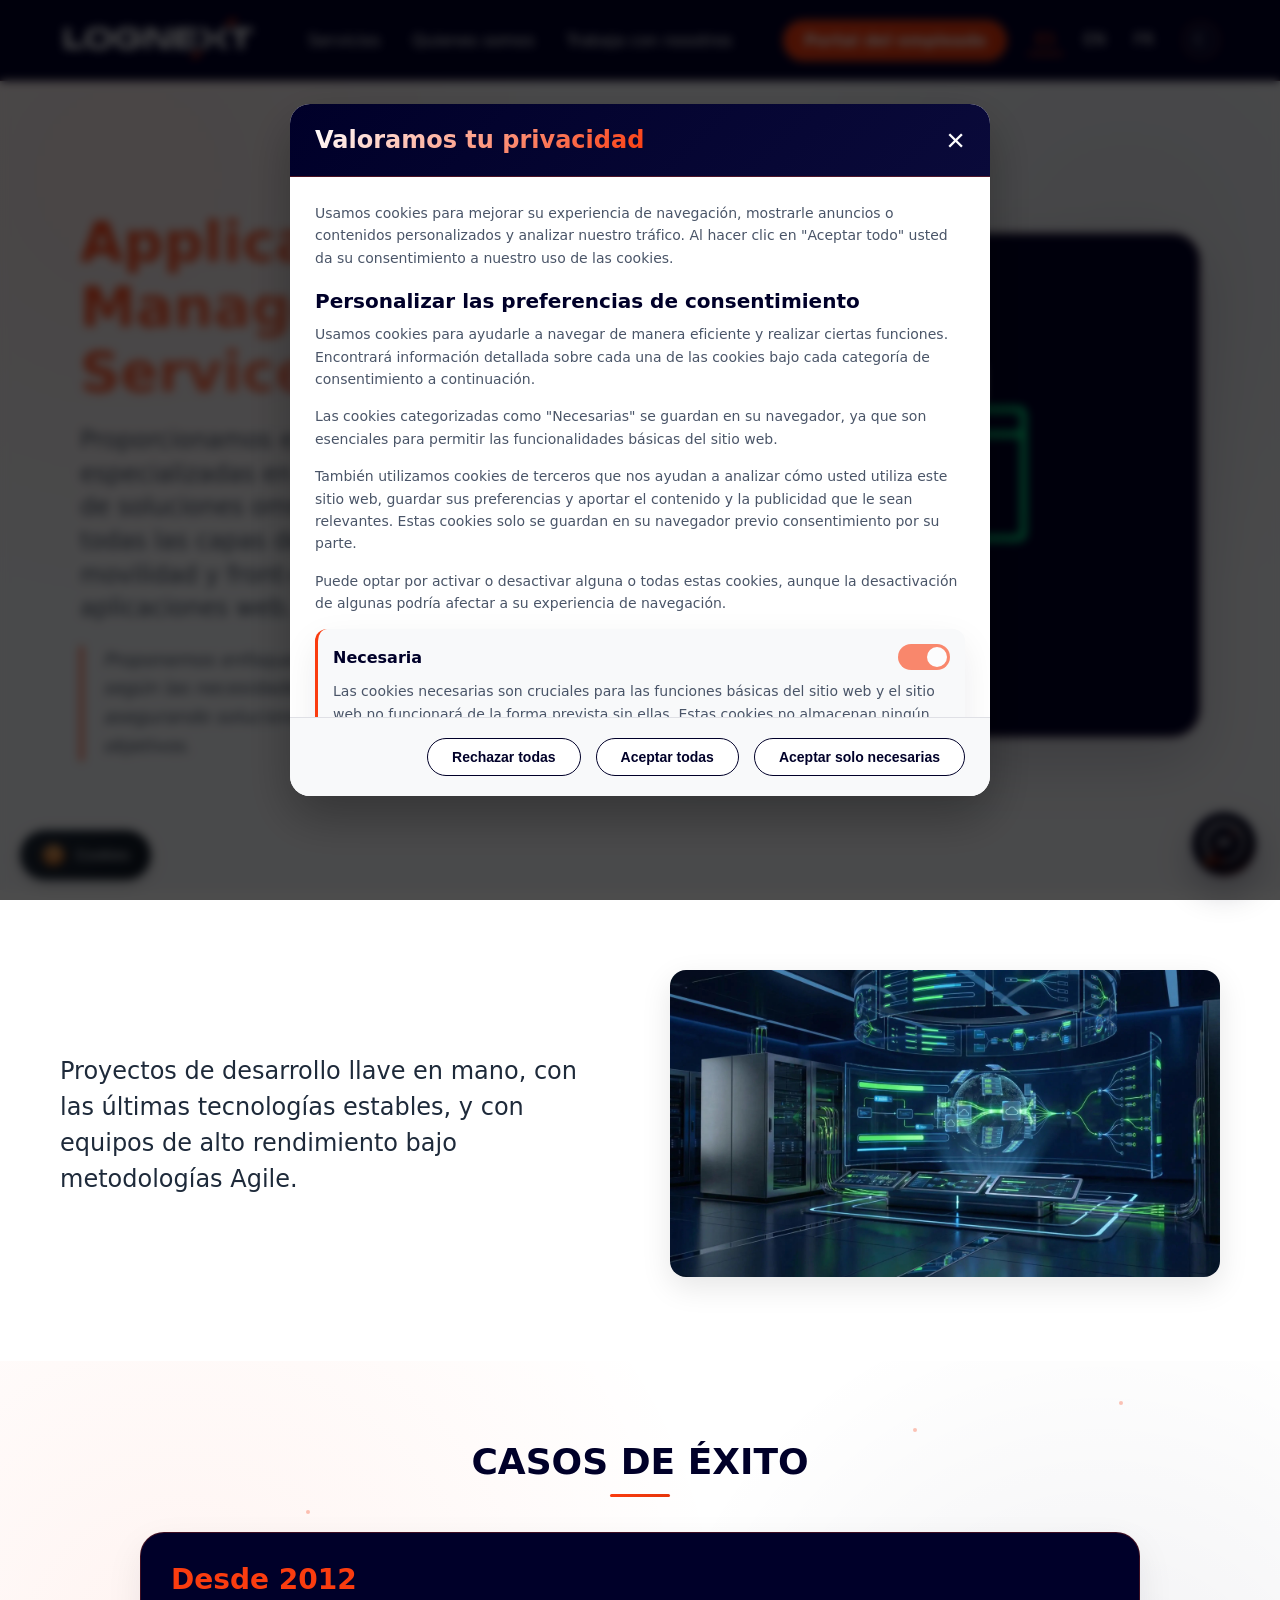
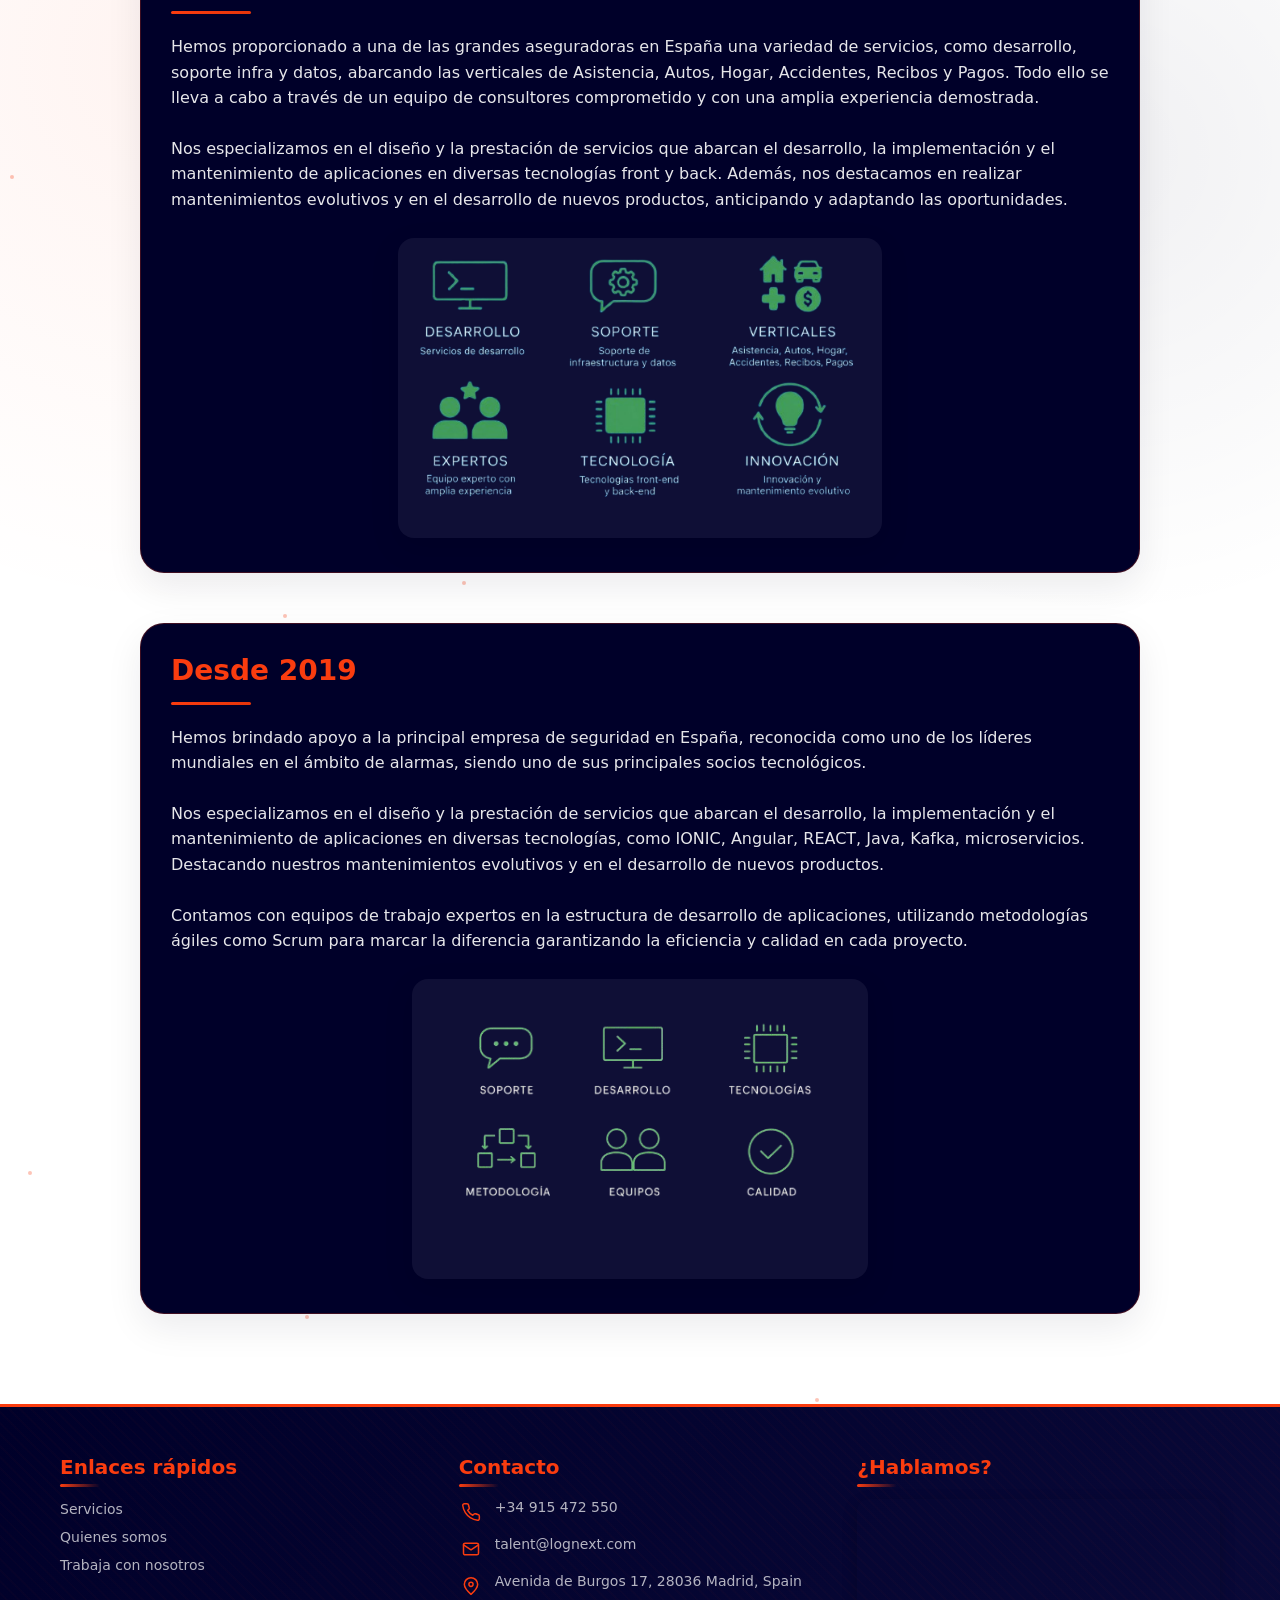
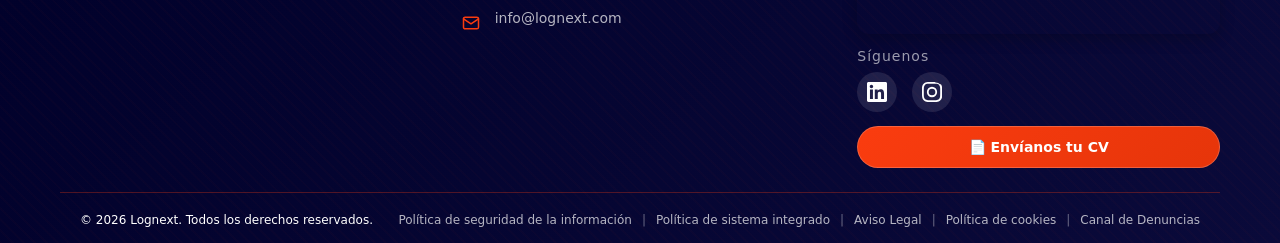
<file: servicios/ams.html>
<!DOCTYPE html>
<html lang="es">
<head>
  <meta charset="UTF-8">
  <meta name="viewport" content="width=device-width, initial-scale=1.0">
  <title>Application Management Services (AMS) | Lognext</title>
  <meta
    name="description"
    content="Gestionamos, mantenemos y evolucionamos aplicaciones para mejorar su estabilidad, rendimiento y continuidad durante todo su ciclo de vida."
  >
  <!-- Favicon -->
    <link
      rel="icon"
      type="image/png"
      sizes="32x32"
      href="../assets/img/favicon/favicon-3.png"
      />
      <link
      rel="icon"
      type="image/png"
      sizes="16x16"
      href="../assets/img/favicon/favicon-3.png"
    />
    <link rel="apple-touch-icon" href="../assets/img/favicon/favicon-3.png" />
  <link rel="stylesheet" href="../assets/css/styles.css">
  <link rel="stylesheet" href="../assets/css/chatbot.css">
</head>
<body>

  <div class="site-intro" id="siteIntro" aria-hidden="true">
    <div class="site-intro__backdrop"></div>
    <img
      src="../assets/img/LOGNEXT_simbolo_negativo.png"
      alt=""
      class="site-intro__symbol"
      aria-hidden="true"
    />
  </div>

  <header class="site-header">
    <div class="container">
      <a href="../index.html" class="logo">
        <img src="../assets/img/lognext-logo-transparente.png" alt="Lognext">
      </a>

      <nav class="main-nav">
        <ul class="menu">
          <li class="menu-item has-dropdown">
            <a href="../index.html#servicios" data-i18n="nav_servicios">Servicios</a>
            <ul class="submenu">
              <li><a href="ia.html" class="submenu-item" data-i18n="submenu_ia">Inteligencia Artificial</a></li>
              <li><a href="ams.html" class="submenu-item" data-i18n="submenu_ams">Application Management Services</a></li>
              <li><a href="ims.html" class="submenu-item" data-i18n="submenu_ims">Infrastructure Management Services</a></li>
              <li><a href="ciberseguridad.html" class="submenu-item" data-i18n="submenu_agile">Ciberseguridad</a></li>
              <li><a href="outsourcing.html" class="submenu-item" data-i18n="submenu_outsourcing">Outsourcing de Talento</a></li>
            </ul>
          </li>
          <li><a href="../quienes-somos.html" data-i18n="nav_quienes_somos">Quienes somos</a></li>
          <li><a href="../trabaja-con-nosotros.html" data-i18n="nav_trabaja">Trabaja con nosotros</a></li>
        </ul>
        
        <div class="mobile-actions">
          <a href="https://w3.cezanneondemand.com/CezanneOnDemand/-/LOGNEXT/Account/LogIn?ReturnUrl=%7E%2F-%2FLOGNEXT" target="_blank" class="employee-portal" data-i18n="btn_portal">Portal del empleado</a>
          <div class="language-switcher mobile">
            <a href="#" class="active">ES</a>
            <a href="#">EN</a>
            <a href="#">FR</a>
          </div>
            <button class="theme-toggle theme-toggle--mobile" type="button" aria-label="Cambiar a tema oscuro" aria-pressed="false">
              <span class="theme-toggle__icon" aria-hidden="true">☾</span>
            </button>
        </div>

        <div class="mobile-footer-info">
          <div class="mobile-info-card">
            <h4 class="mobile-info-title" data-i18n="mobile_quieres_trabajar">¿Quieres trabajar con nosotros?</h4>
            <div class="mobile-info-contact">
              <p><span class="info-icon footer-contact-icon" aria-hidden="true"><svg viewBox="0 0 24 24" focusable="false"><path d="M22 16.92v3a2 2 0 0 1-2.18 2 19.79 19.79 0 0 1-8.63-3.07 19.5 19.5 0 0 1-6-6 19.79 19.79 0 0 1-3.07-8.67A2 2 0 0 1 4.11 2h3a2 2 0 0 1 2 1.72c.13.96.36 1.9.7 2.81a2 2 0 0 1-.45 2.11L8.09 9.91a16 16 0 0 0 6 6l1.27-1.27a2 2 0 0 1 2.11-.45c.91.34 1.85.57 2.81.7A2 2 0 0 1 22 16.92z" /></svg></span> +34 915 472 550</p>
              <p><span class="info-icon footer-contact-icon" aria-hidden="true"><svg viewBox="0 0 24 24" focusable="false"><rect x="3" y="5" width="18" height="14" rx="2" /><path d="m3 7 9 6 9-6" /></svg></span> talent@lognext.com</p>
            </div>
          </div>
          <div class="mobile-info-card">
            <h4 class="mobile-info-title" data-i18n="mobile_hablamos">¿Hablamos?</h4>
            <div class="mobile-info-contact">
              <p><span class="info-icon footer-contact-icon" aria-hidden="true"><svg viewBox="0 0 24 24" focusable="false"><path d="M22 16.92v3a2 2 0 0 1-2.18 2 19.79 19.79 0 0 1-8.63-3.07 19.5 19.5 0 0 1-6-6 19.79 19.79 0 0 1-3.07-8.67A2 2 0 0 1 4.11 2h3a2 2 0 0 1 2 1.72c.13.96.36 1.9.7 2.81a2 2 0 0 1-.45 2.11L8.09 9.91a16 16 0 0 0 6 6l1.27-1.27a2 2 0 0 1 2.11-.45c.91.34 1.85.57 2.81.7A2 2 0 0 1 22 16.92z" /></svg></span> +34 915 472 550</p>
              <p><span class="info-icon footer-contact-icon" aria-hidden="true"><svg viewBox="0 0 24 24" focusable="false"><path d="M20 10c0 5-8 12-8 12S4 15 4 10a8 8 0 1 1 16 0Z" /><circle cx="12" cy="10" r="2.5" /></svg></span> Avenida de Burgos 17, 28036 Madrid</p>
              <p><span class="info-icon footer-contact-icon" aria-hidden="true"><svg viewBox="0 0 24 24" focusable="false"><rect x="3" y="5" width="18" height="14" rx="2" /><path d="m3 7 9 6 9-6" /></svg></span> info@lognext.com</p>
            </div>
          </div>
        </div>
      </nav>

      <div class="desktop-actions">
        <a href="https://w3.cezanneondemand.com/CezanneOnDemand/-/LOGNEXT/Account/LogIn?ReturnUrl=%7E%2F-%2FLOGNEXT" target="_blank" class="employee-portal" data-i18n="btn_portal">Portal del empleado</a>
        <div class="language-switcher">
          <a href="#" class="active">ES</a>
          <a href="#">EN</a>
          <a href="#">FR</a>
        </div>
          <button class="theme-toggle theme-toggle--desktop" type="button" aria-label="Cambiar a tema oscuro" aria-pressed="false">
            <span class="theme-toggle__icon" aria-hidden="true">☾</span>
          </button>
      </div>

      <button class="menu-toggle" aria-label="Abrir menú de navegación">
        <span></span>
        <span></span>
        <span></span>
      </button>
    </div>
  </header>

  <main>
    <section class="service-hero">
      <div class="circle-1"></div>
      <div class="circle-2"></div>
      <div class="circle-3"></div>
      <div class="service-hero-content">
        <div class="service-hero-text">
          <h1 class="animated-gradient-text" data-i18n="ams_title">
            Application Management Services
          </h1>
          <h2 data-i18n="ams_subtitle">Proporcionamos experiencias especializadas en el diseño y desarrollo de soluciones omnicanal, abarcando todas las capas del proceso, desde movilidad y front-end hasta back-end y aplicaciones web.</h2>
          <p class="hero-quote" data-i18n="ams_quote">"Proponemos enfoques híbridos o de nube privada según las necesidades específicas de cada proyecto, asegurando soluciones totalmente alineadas con los objetivos."</p>
        </div>
        <div class="service-hero-image">
          <img src="../assets/img/imgindex/ams.png" alt="Application Management Services">
        </div>
      </div>
    </section>

    <section class="service-section">
      <div class="container">
        <div class="service-two-columns scroll-reveal">
          <div class="service-text-col">
            <p data-i18n="ams_section1">Proyectos de desarrollo llave en mano, con las últimas tecnologías estables, y con equipos de alto rendimiento bajo metodologías Agile.</p>
          </div>
          <div class="service-image-col">
            <img src="../assets/img/amsCE/Rendre design humain.jpeg" alt="Desarrollo llave en mano" class="service-img-hover">
          </div>
        </div>
      </div>
    </section>

    <section class="service-casos-full">
      <div class="container">
        <h2 class="section-title scroll-reveal" data-i18n="casos_title">CASOS DE ÉXITO</h2>
        
        <div class="casos-list">
          <div class="caso-item scroll-reveal">
            <h3 data-i18n="ams_caso1_title">Desde 2012</h3>
            <div class="caso-divider"></div>
            <p data-i18n="ams_caso1_desc1">Hemos proporcionado a una de las grandes aseguradoras en España una variedad de servicios, como desarrollo, soporte infra y datos, abarcando las verticales de Asistencia, Autos, Hogar, Accidentes, Recibos y Pagos. Todo ello se lleva a cabo a través de un equipo de consultores comprometido y con una amplia experiencia demostrada.</p>
            <p data-i18n="ams_caso1_desc2">Nos especializamos en el diseño y la prestación de servicios que abarcan el desarrollo, la implementación y el mantenimiento de aplicaciones en diversas tecnologías front y back. Además, nos destacamos en realizar mantenimientos evolutivos y en el desarrollo de nuevos productos, anticipando y adaptando las oportunidades.</p>
            <div class="caso-image">
              <img src="../assets/img/amsCE/ams2012CE.png" alt="Caso de éxito desde 2012" class="service-img-hover">
            </div>
          </div>
          
          <div class="caso-item scroll-reveal">
            <h3 data-i18n="ams_caso2_title">Desde 2019</h3>
            <div class="caso-divider"></div>
            <p data-i18n="ams_caso2_desc1">Hemos brindado apoyo a la principal empresa de seguridad en España, reconocida como uno de los líderes mundiales en el ámbito de alarmas, siendo uno de sus principales socios tecnológicos.</p>
            <p data-i18n="ams_caso2_desc2">Nos especializamos en el diseño y la prestación de servicios que abarcan el desarrollo, la implementación y el mantenimiento de aplicaciones en diversas tecnologías, como IONIC, Angular, REACT, Java, Kafka, microservicios. Destacando nuestros mantenimientos evolutivos y en el desarrollo de nuevos productos.</p>
            <p data-i18n="ams_caso2_desc3">Contamos con equipos de trabajo expertos en la estructura de desarrollo de aplicaciones, utilizando metodologías ágiles como Scrum para marcar la diferencia garantizando la eficiencia y calidad en cada proyecto.</p>
            <div class="caso-image">
              <img src="../assets/img/amsCE/ams2019CE.png" alt="Caso de éxito desde 2019" class="service-img-hover">
            </div>
          </div>
        </div>
      </div>
    </section>
  </main>

  <footer class="site-footer service-footer">
    <div class="footer-container">
      <div class="footer-grid">
        <div class="footer-col footer-col-links">
          <h3 class="footer-title" data-i18n="footer_enlaces_rapidos">Enlaces rápidos</h3>
          <ul class="footer-links">
            <li><a href="../index.html#servicios" data-i18n="nav_servicios">Servicios</a></li>
            <li><a href="../quienes-somos.html" data-i18n="nav_quienes_somos">Quiénes somos</a></li>
            <li><a href="../trabaja-con-nosotros.html" data-i18n="nav_trabaja">Trabaja con nosotros</a></li>
          </ul>
        </div>
        <div class="footer-col footer-col-contact">
          <h3 class="footer-title" data-i18n="footer_contacto">Contacto</h3>
          <ul class="footer-contact">
            <li class="contact-item"><span class="contact-icon footer-contact-icon" aria-hidden="true"><svg viewBox="0 0 24 24" focusable="false"><path d="M22 16.92v3a2 2 0 0 1-2.18 2 19.79 19.79 0 0 1-8.63-3.07 19.5 19.5 0 0 1-6-6 19.79 19.79 0 0 1-3.07-8.67A2 2 0 0 1 4.11 2h3a2 2 0 0 1 2 1.72c.13.96.36 1.9.7 2.81a2 2 0 0 1-.45 2.11L8.09 9.91a16 16 0 0 0 6 6l1.27-1.27a2 2 0 0 1 2.11-.45c.91.34 1.85.57 2.81.7A2 2 0 0 1 22 16.92z" /></svg></span><a href="tel:+34915472550" class="contact-link">+34 915 472 550</a></li>
            <li class="contact-item"><span class="contact-icon footer-contact-icon" aria-hidden="true"><svg viewBox="0 0 24 24" focusable="false"><rect x="3" y="5" width="18" height="14" rx="2" /><path d="m3 7 9 6 9-6" /></svg></span><a href="mailto:talent@lognext.com" class="contact-link">talent@lognext.com</a></li>
            <li class="contact-item"><span class="contact-icon footer-contact-icon" aria-hidden="true"><svg viewBox="0 0 24 24" focusable="false"><path d="M20 10c0 5-8 12-8 12S4 15 4 10a8 8 0 1 1 16 0Z" /><circle cx="12" cy="10" r="2.5" /></svg></span><a href="https://maps.google.com/?q=Avenida+de+Burgos+17+Madrid+Spain" target="_blank" class="contact-link location-link">Avenida de Burgos 17, 28036 Madrid, Spain</a></li>
            <li class="contact-item"><span class="contact-icon footer-contact-icon" aria-hidden="true"><svg viewBox="0 0 24 24" focusable="false"><rect x="3" y="5" width="18" height="14" rx="2" /><path d="m3 7 9 6 9-6" /></svg></span><a href="mailto:info@lognext.com" class="contact-link">info@lognext.com</a></li>
          </ul>
        </div>
        <div class="footer-col footer-col-map">
          <h3 class="footer-title" data-i18n="footer_hablamos">¿Hablamos?</h3>
          <div class="footer-map"><iframe src="https://www.google.com/maps/embed?pb=!1m18!1m12!1m3!1d3037.543167168951!2d-3.671360984603811!3d40.43037697936105!2m3!1f0!2f0!3f0!3m2!1i1024!2i768!4f13.1!3m3!1m2!1s0xd4229b5a2c12e2b%3A0x2b5c5e5e5e5e5e5e!2sAv.%20de%20Burgos%2C%2017%2C%2028036%20Madrid!5e0!3m2!1ses!2ses!4v1700000000000!5m2!1ses!2ses" width="100%" height="150" style="border:0; border-radius:12px;" allowfullscreen="" loading="lazy"></iframe></div>
          <div class="footer-social"><h4 class="social-title" data-i18n="footer_siguenos">Síguenos</h4><div class="social-icons"><a href="https://linkedin.com/company/lognext" target="_blank" class="social-link linkedin"><svg xmlns="http://www.w3.org/2000/svg" width="20" height="20" viewBox="0 0 24 24" fill="currentColor"><path d="M20.447 20.452h-3.554v-5.569c0-1.328-.027-3.037-1.852-3.037-1.853 0-2.136 1.445-2.136 2.939v5.667H9.351V9h3.414v1.561h.046c.477-.9 1.637-1.85 3.37-1.85 3.601 0 4.267 2.37 4.267 5.455v6.286zM5.337 7.433c-1.144 0-2.063-.926-2.063-2.065 0-1.138.92-2.063 2.063-2.063 1.14 0 2.064.925 2.064 2.063 0 1.139-.925 2.065-2.064 2.065zm1.782 13.019H3.555V9h3.564v11.452zM22.225 0H1.771C.792 0 0 .774 0 1.729v20.542C0 23.227.792 24 1.771 24h20.451c.979 0 1.771-.773 1.771-1.729V1.729C24 .774 23.204 0 22.225 0z"/></svg></a><a href="https://instagram.com/lognext_tech" target="_blank" class="social-link instagram"><svg xmlns="http://www.w3.org/2000/svg" width="20" height="20" viewBox="0 0 24 24" fill="currentColor"><path d="M12 2.163c3.204 0 3.584.012 4.85.07 1.366.062 2.633.336 3.608 1.311.975.975 1.249 2.242 1.311 3.608.058 1.266.07 1.646.07 4.85s-.012 3.584-.07 4.85c-.062 1.366-.336 2.633-1.311 3.608-.975.975-2.242 1.249-3.608 1.311-1.266.058-1.646.07-4.85.07s-3.584-.012-4.85-.07c-1.366-.062-2.633-.336-3.608-1.311-.975-.975-1.249-2.242-1.311-3.608-.058-1.266-.07-1.646-.07-4.85s.012-3.584.07-4.85c.062-1.366.336-2.633 1.311-3.608.975-.975 2.242-1.249 3.608-1.311 1.266-.058 1.646-.07 4.85-.07zM12 0C8.741 0 8.332.014 7.052.072 5.775.132 4.905.332 4.14.659c-.789.335-1.457.787-2.124 1.454-.667.667-1.119 1.335-1.454 2.124-.327.765-.527 1.635-.587 2.912C.014 8.332 0 8.741 0 12s.014 3.668.072 4.948c.06 1.277.26 2.147.587 2.912.335.789.787 1.457 1.454 2.124.667.667 1.335 1.119 2.124 1.454.765.327 1.635.527 2.912.587 1.28.058 1.689.072 4.948.072s3.668-.014 4.948-.072c1.277-.06 2.147-.26 2.912-.587.789-.335 1.457-.787 2.124-1.454.667-.667 1.119-1.335 1.454-2.124.327-.765.527-1.635.587-2.912.058-1.28.072-1.689.072-4.948s-.014-3.668-.072-4.948c-.06-1.277-.26-2.147-.587-2.912-.335-.789-.787-1.457-2.124-1.454-.667-.667-1.335-1.119-2.124-1.454-.765-.327-1.635-.527-2.912-.587C15.668.014 15.259 0 12 0zm0 5.838a6.162 6.162 0 100 12.324 6.162 6.162 0 000-12.324zM12 16a4 4 0 110-8 4 4 0 010 8z"/></svg></a></div></div>
          <div class="footer-cv"><a href="mailto:talent@lognext.com?subject=Solicitud%20de%20empleo%20-%20CV&body=Hola%2C%20me%20llamo%20%5BNombre%5D%20y%20me%20gustar%C3%ADa%20enviaros%20mi%20CV%20para%20formar%20parte%20de%20Lognext.%0A%0A%F0%9F%93%8C%20Mi%20tel%C3%A9fono%3A%20%0A%F0%9F%93%A7%20Mi%20email%3A%20%0A%0A%F0%9F%92%BC%20Adjunto%20mi%20CV%20a%20este%20correo.%0A%0A%F0%9F%99%8F%20Quedo%20a%20la%20espera%20de%20su%20respuesta.%0A%0A%F0%9F%93%8D%20Un%20saludo." class="btn-cv-simple" data-i18n="footer_cv_btn">📄 Envíanos tu CV</a></div>
        </div>
      </div>
      <div class="footer-bottom">
  <div class="footer-bottom-container">
    <p class="copyright" data-i18n="footer_copyright">&copy; 2026 Lognext. Todos los derechos reservados.</p>
    <div class="legal-links">
      <a href="../assets/docs/politica-seguridad.pdf" target="_blank" class="legal-link" data-i18n="legal_link_security">Política de seguridad de la información</a>
      <span class="legal-separator">|</span>
      <a href="../assets/docs/politica-sistema-integrado.pdf" target="_blank" class="legal-link" data-i18n="legal_link_integrated">Política de sistema integrado</a>
      <span class="legal-separator">|</span>
      <a href="../enlaces-legales/aviso-legal.html" class="legal-link" data-i18n="legal_link_legal_notice">Aviso Legal</a>
      <span class="legal-separator">|</span>
      <a href="../enlaces-legales/politica-cookies.html" class="legal-link" data-i18n="legal_link_cookies">Política de cookies</a>
      <span class="legal-separator">|</span>
      <a href="../enlaces-legales/canal-denuncias.html" class="legal-link" data-i18n="legal_link_whistleblowing">Canal de Denuncias</a>
    </div>
  </div>
</div>
    </div>
  </footer>

      <!-- ========== BOTÓN FLOTANTE DE COOKIES ========== -->
<div class="cookie-btn-fixed" id="cookieBtn">
  <span class="cookie-icon">🍪</span>
  <span class="cookie-text" data-i18n="cookie_btn">Cookies</span>
</div>

<!-- ========== MODAL DE COOKIES ========== -->
<div id="cookieModal" class="cookie-modal">
  <div class="cookie-modal-content">
    <div class="cookie-modal-header">
      <h2 data-i18n="cookie_modal_title">Valoramos tu privacidad</h2>
      <button class="cookie-modal-close" id="closeCookieModal" aria-label="Cerrar preferencias de cookies">&times;</button>
    </div>
    
    <div class="cookie-modal-body">
      <p data-i18n="cookie_modal_intro">Usamos cookies para mejorar su experiencia de navegación, mostrarle anuncios o contenidos personalizados y analizar nuestro tráfico. Al hacer clic en "Aceptar todo" usted da su consentimiento a nuestro uso de las cookies.</p>
      
      <h3 data-i18n="cookie_modal_preferences_title">Personalizar las preferencias de consentimiento</h3>
      <p data-i18n="cookie_modal_preferences_intro">Usamos cookies para ayudarle a navegar de manera eficiente y realizar ciertas funciones. Encontrará información detallada sobre cada una de las cookies bajo cada categoría de consentimiento a continuación.</p>
      
      <p data-i18n="cookie_modal_necessary_intro">Las cookies categorizadas como "Necesarias" se guardan en su navegador, ya que son esenciales para permitir las funcionalidades básicas del sitio web.</p>
      
      <p data-i18n="cookie_modal_third_party">También utilizamos cookies de terceros que nos ayudan a analizar cómo usted utiliza este sitio web, guardar sus preferencias y aportar el contenido y la publicidad que le sean relevantes. Estas cookies solo se guardan en su navegador previo consentimiento por su parte.</p>
      
      <p data-i18n="cookie_modal_toggle_note">Puede optar por activar o desactivar alguna o todas estas cookies, aunque la desactivación de algunas podría afectar a su experiencia de navegación.</p>
      
      <!-- Categorías de cookies -->
      <div class="cookie-category">
        <div class="cookie-category-header">
          <span class="cookie-category-name" data-i18n="cookie_category_necessary">Necesaria</span>
          <label class="cookie-switch">
            <input type="checkbox" class="cookie-checkbox" id="cookieNecessary" checked disabled>
            <span class="cookie-slider"></span>
          </label>
        </div>
        <p class="cookie-category-desc" data-i18n="cookie_desc_necessary">Las cookies necesarias son cruciales para las funciones básicas del sitio web y el sitio web no funcionará de la forma prevista sin ellas. Estas cookies no almacenan ningún dato de identificación personal.</p>
      </div>
      
      <div class="cookie-category">
        <div class="cookie-category-header">
          <span class="cookie-category-name" data-i18n="cookie_category_functional">Funcional</span>
          <label class="cookie-switch">
            <input type="checkbox" class="cookie-checkbox" id="cookieFunctional">
            <span class="cookie-slider"></span>
          </label>
        </div>
        <p class="cookie-category-desc" data-i18n="cookie_desc_functional">Las cookies funcionales ayudan a realizar ciertas funcionalidades, como compartir el contenido del sitio web en plataformas de redes sociales, recopilar comentarios y otras características de terceros.</p>
      </div>
      
      <div class="cookie-category">
        <div class="cookie-category-header">
          <span class="cookie-category-name" data-i18n="cookie_category_analytics">Analítica</span>
          <label class="cookie-switch">
            <input type="checkbox" class="cookie-checkbox" id="cookieAnalytics">
            <span class="cookie-slider"></span>
          </label>
        </div>
        <p class="cookie-category-desc" data-i18n="cookie_desc_analytics">Las cookies analíticas se utilizan para comprender cómo interactúan los visitantes con el sitio web. Estas cookies ayudan a proporcionar información sobre métricas el número de visitantes, el porcentaje de rebote, la fuente de tráfico, etc.</p>
      </div>
      
      <div class="cookie-category">
        <div class="cookie-category-header">
          <span class="cookie-category-name" data-i18n="cookie_category_performance">El rendimiento</span>
          <label class="cookie-switch">
            <input type="checkbox" class="cookie-checkbox" id="cookiePerformance">
            <span class="cookie-slider"></span>
          </label>
        </div>
        <p class="cookie-category-desc" data-i18n="cookie_desc_performance">Las cookies de rendimiento se utilizan para comprender y analizar los índices de rendimiento clave del sitio web, lo que ayuda a proporcionar una mejor experiencia de usuario para los visitantes.</p>
      </div>
      
      <div class="cookie-category">
        <div class="cookie-category-header">
          <span class="cookie-category-name" data-i18n="cookie_category_advertising">Anuncio</span>
          <label class="cookie-switch">
            <input type="checkbox" class="cookie-checkbox" id="cookieAdvertising">
            <span class="cookie-slider"></span>
          </label>
        </div>
        <p class="cookie-category-desc" data-i18n="cookie_desc_advertising">Las cookies publicitarias se utilizan para entregar a los visitantes anuncios personalizados basados en las páginas que visitaron antes y analizar la efectividad de la campaña publicitaria.</p>
      </div>
    </div>
    
    <div class="cookie-modal-footer">
      <button class="cookie-btn cookie-btn-reject" id="rejectAllCookies" data-i18n="cookie_reject_all">Rechazar todas</button>
      <button class="cookie-btn cookie-btn-accept" id="acceptAllCookies" data-i18n="cookie_accept_all">Aceptar todas</button>
      <button class="cookie-btn cookie-btn-necessary" id="acceptNecessaryCookies" data-i18n="cookie_accept_necessary">Aceptar solo necesarias</button>
    </div>
  </div>
</div>

  <script src="../assets/js/translations.js"></script>
  <script src="../assets/js/main.js"></script>
  <script src="../assets/js/chatbot.js"></script>
</body>
</html>
</file>
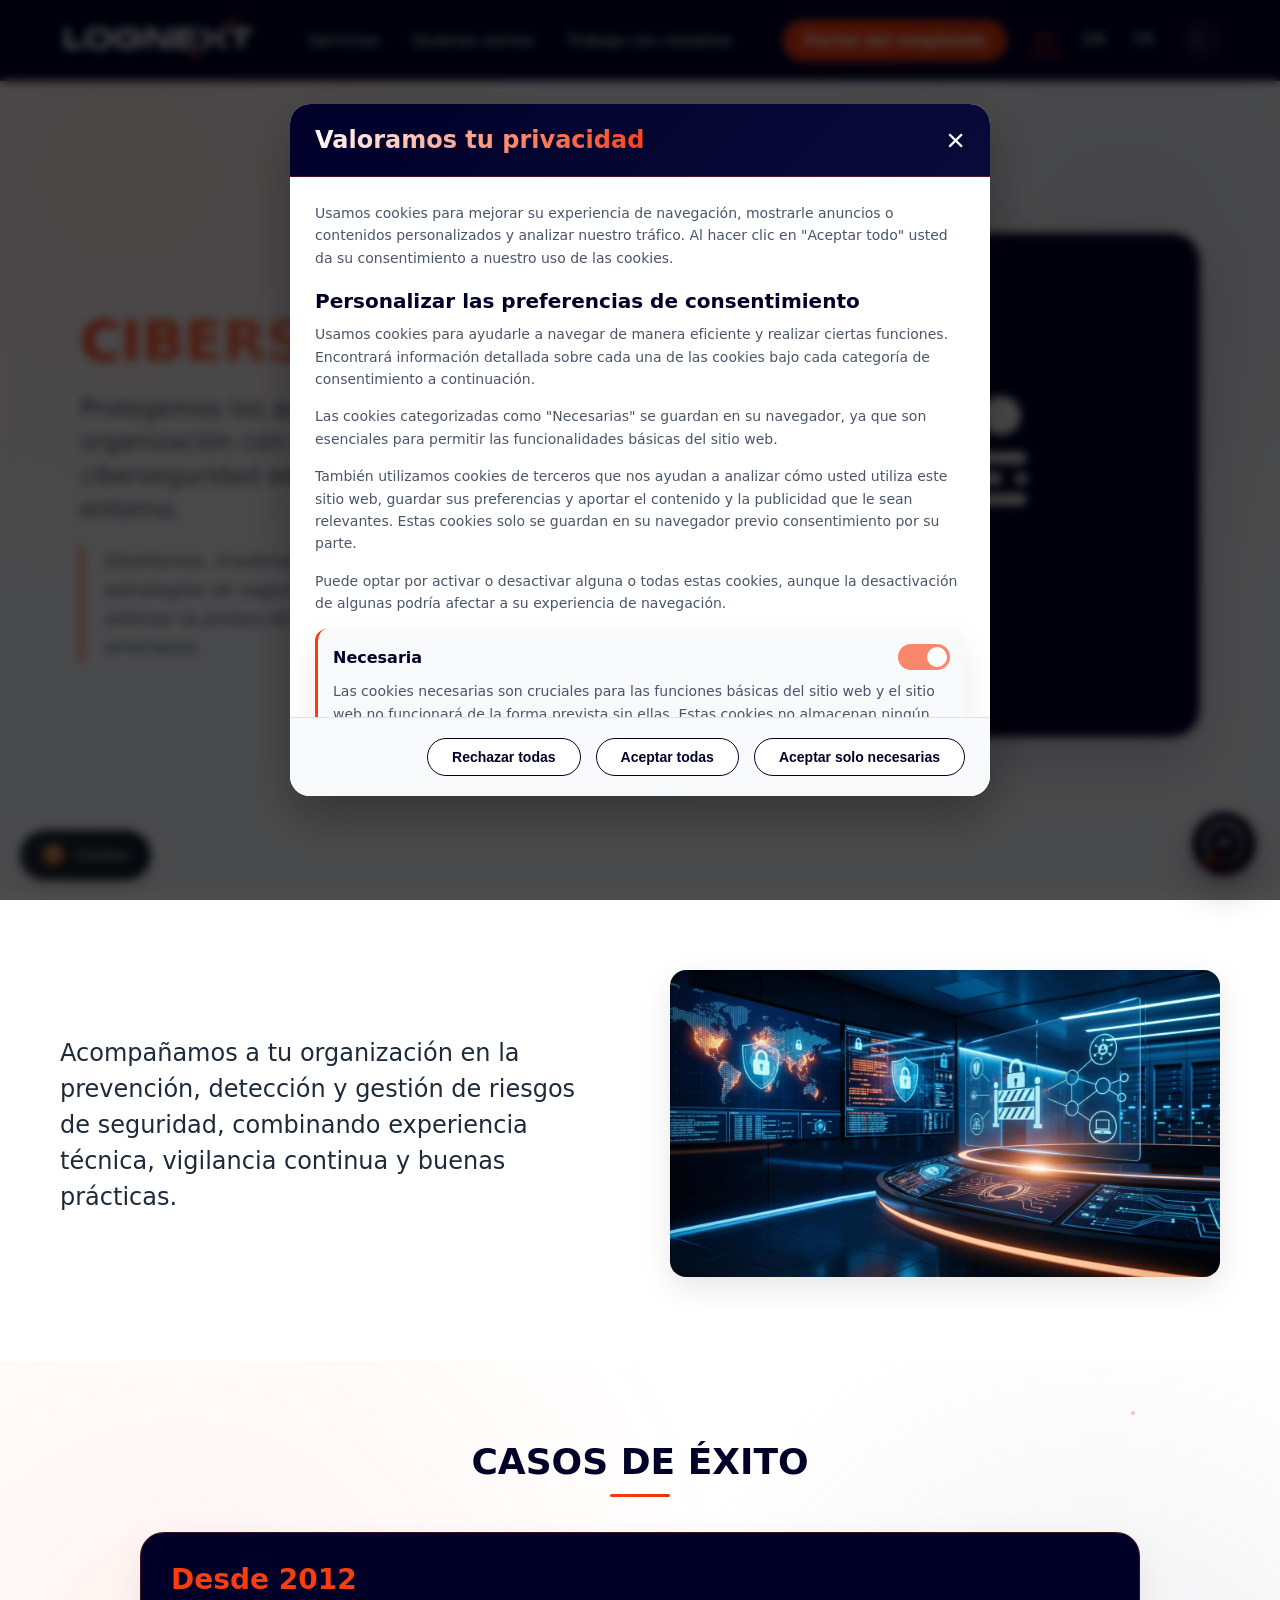
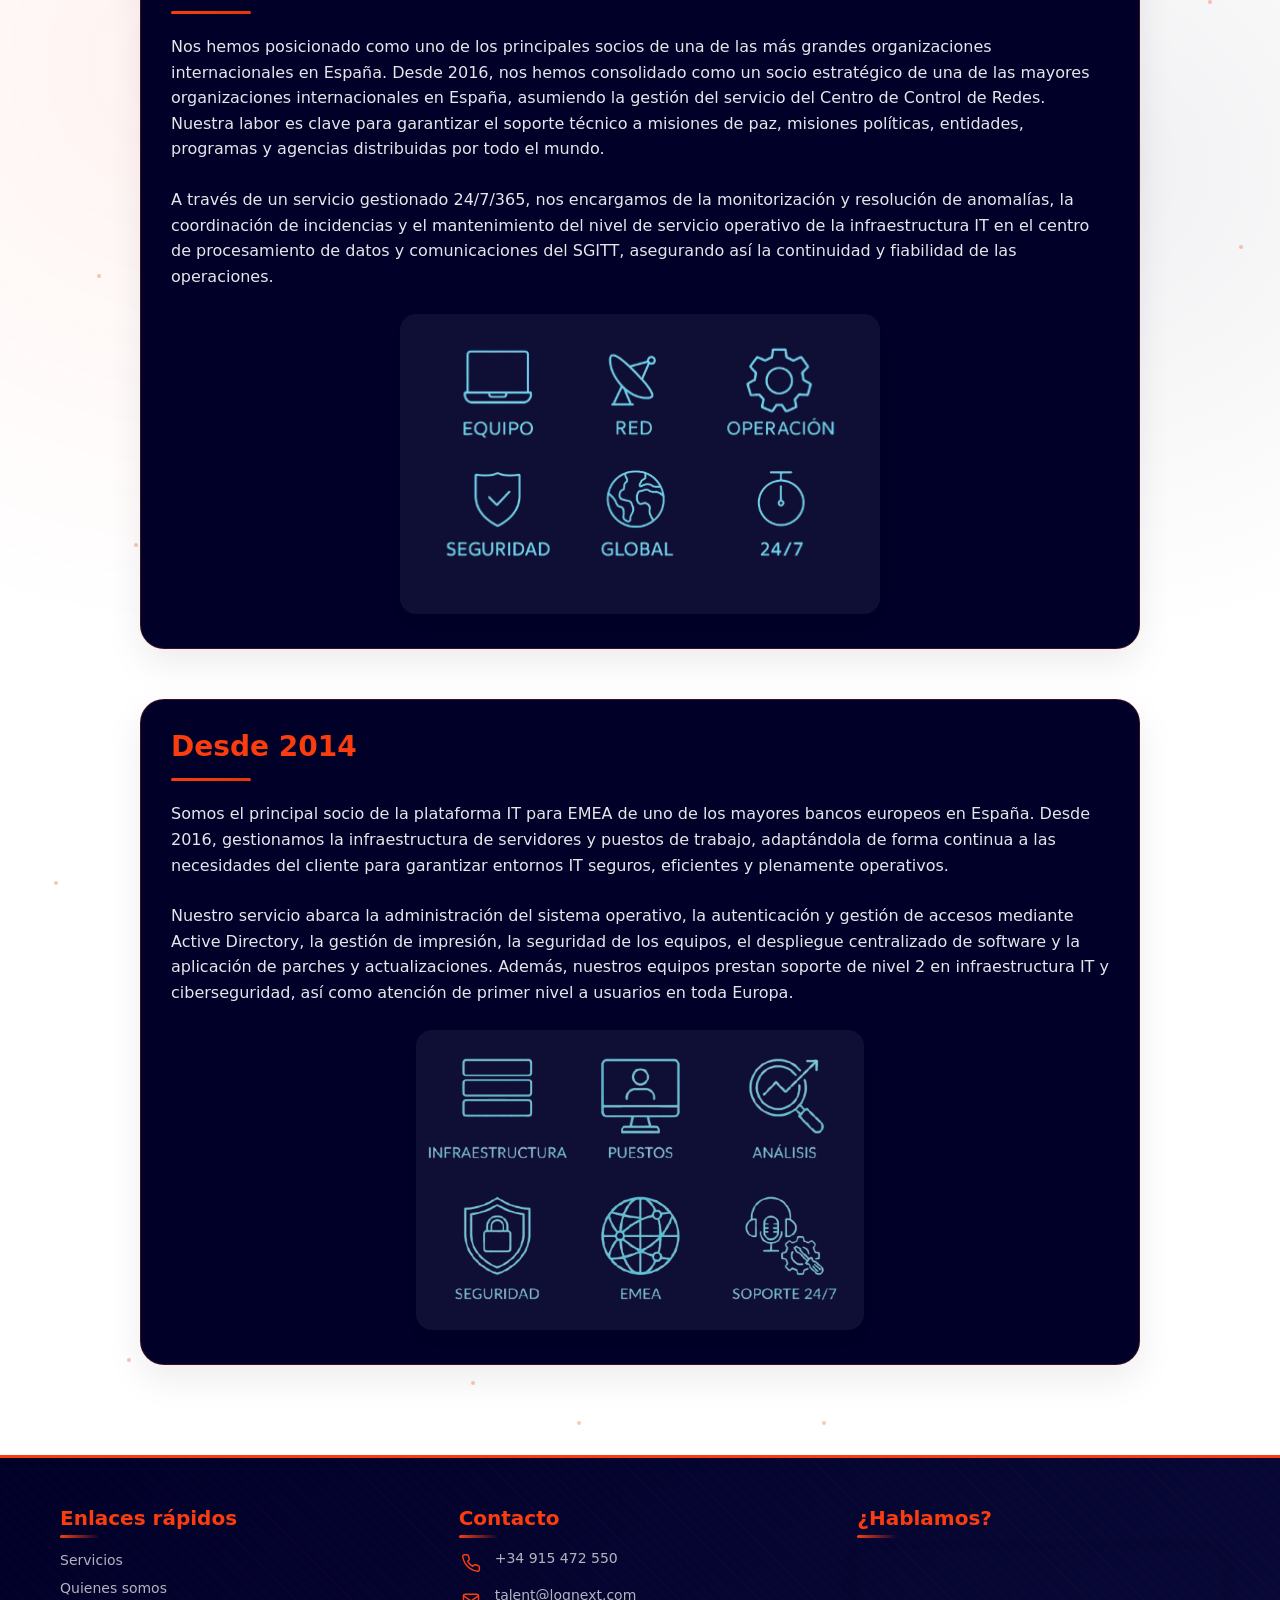
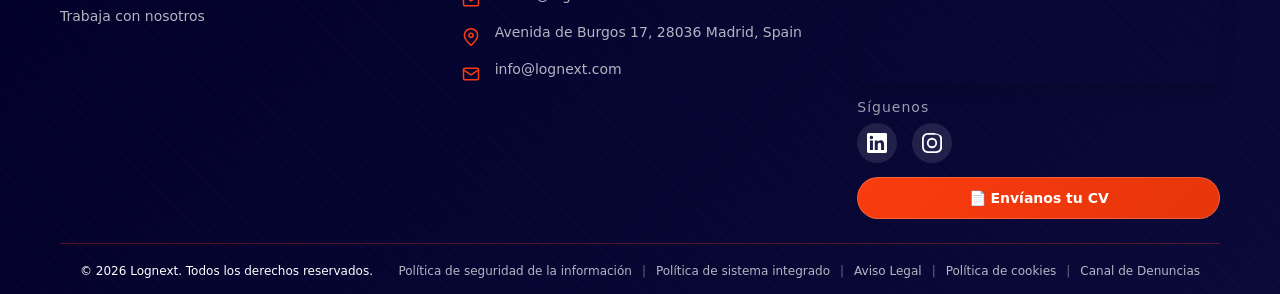
<file: servicios/ciberseguridad.html>
<!DOCTYPE html>
<html lang="es">
<head>
  <meta charset="UTF-8">
  <meta name="viewport" content="width=device-width, initial-scale=1.0">
  <title>Ciberseguridad para empresas | Lognext</title>
  <meta
    name="description"
    content="Protegemos los activos digitales de las organizaciones con soluciones de ciberseguridad orientadas a reducir riesgos y responder ante amenazas."
  >
  <!-- Favicon -->
    <link
      rel="icon"
      type="image/png"
      sizes="32x32"
      href="../assets/img/favicon/favicon-3.png"
      />
      <link
      rel="icon"
      type="image/png"
      sizes="16x16"
      href="../assets/img/favicon/favicon-3.png"
    />
    <link rel="apple-touch-icon" href="../assets/img/favicon/favicon-3.png" />
  <link rel="stylesheet" href="../assets/css/styles.css">
  <link rel="stylesheet" href="../assets/css/chatbot.css">
</head>
<body>

  <div class="site-intro" id="siteIntro" aria-hidden="true">
    <div class="site-intro__backdrop"></div>
    <img
      src="../assets/img/LOGNEXT_simbolo_negativo.png"
      alt=""
      class="site-intro__symbol"
      aria-hidden="true"
    />
  </div>

  <header class="site-header">
    <div class="container">
      <a href="../index.html" class="logo">
        <img src="../assets/img/lognext-logo-transparente.png" alt="Lognext">
      </a>

      <nav class="main-nav">
        <ul class="menu">
          <li class="menu-item has-dropdown">
            <a href="../index.html#servicios" data-i18n="nav_servicios">Servicios</a>
            <ul class="submenu">
              <li><a href="ia.html" class="submenu-item" data-i18n="submenu_ia">Inteligencia Artificial</a></li>
              <li><a href="ams.html" class="submenu-item" data-i18n="submenu_ams">Application Management Services</a></li>
              <li><a href="ims.html" class="submenu-item" data-i18n="submenu_ims">Infrastructure Management Services</a></li>
              <li><a href="ciberseguridad.html" class="submenu-item" data-i18n="submenu_agile">Ciberseguridad</a></li>
              <li><a href="outsourcing.html" class="submenu-item" data-i18n="submenu_outsourcing">Outsourcing de Talento</a></li>
            </ul>
          </li>
          <li><a href="../quienes-somos.html" data-i18n="nav_quienes_somos">Quienes somos</a></li>
          <li><a href="../trabaja-con-nosotros.html" data-i18n="nav_trabaja">Trabaja con nosotros</a></li>
        </ul>
        
        <div class="mobile-actions">
          <a href="https://w3.cezanneondemand.com/CezanneOnDemand/-/LOGNEXT/Account/LogIn?ReturnUrl=%7E%2F-%2FLOGNEXT" target="_blank" class="employee-portal" data-i18n="btn_portal">Portal del empleado</a>
          <div class="language-switcher mobile">
            <a href="#" class="active">ES</a>
            <a href="#">EN</a>
            <a href="#">FR</a>
          </div>
            <button class="theme-toggle theme-toggle--mobile" type="button" aria-label="Cambiar a tema oscuro" aria-pressed="false">
              <span class="theme-toggle__icon" aria-hidden="true">☾</span>
            </button>
        </div>

        <div class="mobile-footer-info">
          <div class="mobile-info-card">
            <h4 class="mobile-info-title" data-i18n="mobile_quieres_trabajar">¿Quieres trabajar con nosotros?</h4>
            <div class="mobile-info-contact">
              <p><span class="info-icon footer-contact-icon" aria-hidden="true"><svg viewBox="0 0 24 24" focusable="false"><path d="M22 16.92v3a2 2 0 0 1-2.18 2 19.79 19.79 0 0 1-8.63-3.07 19.5 19.5 0 0 1-6-6 19.79 19.79 0 0 1-3.07-8.67A2 2 0 0 1 4.11 2h3a2 2 0 0 1 2 1.72c.13.96.36 1.9.7 2.81a2 2 0 0 1-.45 2.11L8.09 9.91a16 16 0 0 0 6 6l1.27-1.27a2 2 0 0 1 2.11-.45c.91.34 1.85.57 2.81.7A2 2 0 0 1 22 16.92z" /></svg></span> +34 915 472 550</p>
              <p><span class="info-icon footer-contact-icon" aria-hidden="true"><svg viewBox="0 0 24 24" focusable="false"><rect x="3" y="5" width="18" height="14" rx="2" /><path d="m3 7 9 6 9-6" /></svg></span> talent@lognext.com</p>
            </div>
          </div>
          <div class="mobile-info-card">
            <h4 class="mobile-info-title" data-i18n="mobile_hablamos">¿Hablamos?</h4>
            <div class="mobile-info-contact">
              <p><span class="info-icon footer-contact-icon" aria-hidden="true"><svg viewBox="0 0 24 24" focusable="false"><path d="M22 16.92v3a2 2 0 0 1-2.18 2 19.79 19.79 0 0 1-8.63-3.07 19.5 19.5 0 0 1-6-6 19.79 19.79 0 0 1-3.07-8.67A2 2 0 0 1 4.11 2h3a2 2 0 0 1 2 1.72c.13.96.36 1.9.7 2.81a2 2 0 0 1-.45 2.11L8.09 9.91a16 16 0 0 0 6 6l1.27-1.27a2 2 0 0 1 2.11-.45c.91.34 1.85.57 2.81.7A2 2 0 0 1 22 16.92z" /></svg></span> +34 915 472 550</p>
              <p><span class="info-icon footer-contact-icon" aria-hidden="true"><svg viewBox="0 0 24 24" focusable="false"><path d="M20 10c0 5-8 12-8 12S4 15 4 10a8 8 0 1 1 16 0Z" /><circle cx="12" cy="10" r="2.5" /></svg></span> Avenida de Burgos 17, 28036 Madrid</p>
              <p><span class="info-icon footer-contact-icon" aria-hidden="true"><svg viewBox="0 0 24 24" focusable="false"><rect x="3" y="5" width="18" height="14" rx="2" /><path d="m3 7 9 6 9-6" /></svg></span> info@lognext.com</p>
            </div>
          </div>
        </div>
      </nav>

      <div class="desktop-actions">
        <a href="https://w3.cezanneondemand.com/CezanneOnDemand/-/LOGNEXT/Account/LogIn?ReturnUrl=%7E%2F-%2FLOGNEXT" target="_blank" class="employee-portal" data-i18n="btn_portal">Portal del empleado</a>
        <div class="language-switcher">
          <a href="#" class="active">ES</a>
          <a href="#">EN</a>
          <a href="#">FR</a>
        </div>
          <button class="theme-toggle theme-toggle--desktop" type="button" aria-label="Cambiar a tema oscuro" aria-pressed="false">
            <span class="theme-toggle__icon" aria-hidden="true">☾</span>
          </button>
      </div>

      <button class="menu-toggle" aria-label="Abrir menú de navegación">
        <span></span>
        <span></span>
        <span></span>
      </button>
    </div>
  </header>

  <main>
    <section class="service-hero">
      <div class="circle-1"></div>
      <div class="circle-2"></div>
      <div class="circle-3"></div>
      <div class="service-hero-content">
        <div class="service-hero-text">
          <h1 class="animated-gradient-text" data-i18n="ciberseguridad_title">
            CIBERSEGURIDAD
          </h1>
          <h2 data-i18n="ciberseguridad_subtitle">Impulsamos la transformación digital de las empresas con soluciones de infraestructura en la nube y entornos OnPremise.</h2>
          <p class="hero-quote" data-i18n="ciberseguridad_quote">"Diseñamos, implementamos y gestionamos plataformas híbridas y multi-nube para optimizar el rendimiento, mejorar la eficiencia y aportar la flexibilidad necesaria para adaptarse al cambio."</p>
        </div>
        <div class="service-hero-image">
          <img src="../assets/img/imgindex/ciberseguridad.png" alt="Ciberseguridad">
        </div>
      </div>
    </section>

    <section class="service-section">
      <div class="container">
        <div class="service-two-columns scroll-reveal">
          <div class="service-text-col">
            <p data-i18n="ciberseguridad_section1">Mantenimiento y administración de tu infraestructura IT en manos de expertos que te acompañan en tu evolución digital para progresar tecnológicamente.</p>
          </div>
          <div class="service-image-col">
            <img src="../assets/img/ciberseguridad/imagen (1).jpg" alt="Infraestructura IT" class="service-img-hover">
          </div>
        </div>
      </div>
    </section>

    <section class="service-casos-full">
      <div class="container">
        <h2 class="section-title scroll-reveal" data-i18n="casos_title">CASOS DE ÉXITO</h2>
        
        <div class="casos-list">
          <div class="caso-item scroll-reveal">
            <h3 data-i18n="ims_caso1_title">Desde 2012</h3>
            <div class="caso-divider"></div>
            <p data-i18n="ims_caso1_desc1">Nos hemos posicionado como uno de los principales socios de una de las más grandes organizaciones internacionales en España. Desde 2016, nos hemos consolidado como un socio estratégico de una de las mayores organizaciones internacionales en España, asumiendo la gestión del servicio del Centro de Control de Redes. Nuestra labor es clave para garantizar el soporte técnico a misiones de paz, misiones políticas, entidades, programas y agencias distribuidas por todo el mundo.</p>
            <p data-i18n="ims_caso1_desc2">A través de un servicio gestionado 24/7/365, nos encargamos de la monitorización y resolución de anomalías, la coordinación de incidencias y el mantenimiento del nivel de servicio operativo de la infraestructura IT en el centro de procesamiento de datos y comunicaciones del SGITT, asegurando así la continuidad y fiabilidad de las operaciones.</p>
            <div class="caso-image">
              <img src="../assets/img/imsCE/ims2012CE.png" alt="Caso de éxito desde 2012" class="service-img-hover">
            </div>
          </div>
          
          <div class="caso-item scroll-reveal">
            <h3 data-i18n="ims_caso2_title">Desde 2014</h3>
            <div class="caso-divider"></div>
            <p data-i18n="ims_caso2_desc1">Somos el principal socio de la plataforma IT para EMEA de uno de los mayores bancos europeos en España. Desde 2016, gestionamos la infraestructura de servidores y puestos de trabajo, adaptándola de forma continua a las necesidades del cliente para garantizar entornos IT seguros, eficientes y plenamente operativos.</p>
            <p data-i18n="ims_caso2_desc2">Nuestro servicio abarca la administración del sistema operativo, la autenticación y gestión de accesos mediante Active Directory, la gestión de impresión, la seguridad de los equipos, el despliegue centralizado de software y la aplicación de parches y actualizaciones. Además, nuestros equipos prestan soporte de nivel 2 en infraestructura IT y ciberseguridad, así como atención de primer nivel a usuarios en toda Europa.</p>
            <div class="caso-image">
              <img src="../assets/img/imsCE/ims2014CE.png" alt="Caso de éxito desde 2014" class="service-img-hover">
            </div>
          </div>
        </div>
      </div>
    </section>
  </main>

  <footer class="site-footer service-footer">
    <div class="footer-container">
      <div class="footer-grid">
        <div class="footer-col footer-col-links">
          <h3 class="footer-title" data-i18n="footer_enlaces_rapidos">Enlaces rápidos</h3>
          <ul class="footer-links">
            <li><a href="../index.html#servicios" data-i18n="nav_servicios">Servicios</a></li>
            <li><a href="../quienes-somos.html" data-i18n="nav_quienes_somos">Quiénes somos</a></li>
            <li><a href="../trabaja-con-nosotros.html" data-i18n="nav_trabaja">Trabaja con nosotros</a></li>
          </ul>
        </div>
        <div class="footer-col footer-col-contact">
          <h3 class="footer-title" data-i18n="footer_contacto">Contacto</h3>
          <ul class="footer-contact">
            <li class="contact-item"><span class="contact-icon footer-contact-icon" aria-hidden="true"><svg viewBox="0 0 24 24" focusable="false"><path d="M22 16.92v3a2 2 0 0 1-2.18 2 19.79 19.79 0 0 1-8.63-3.07 19.5 19.5 0 0 1-6-6 19.79 19.79 0 0 1-3.07-8.67A2 2 0 0 1 4.11 2h3a2 2 0 0 1 2 1.72c.13.96.36 1.9.7 2.81a2 2 0 0 1-.45 2.11L8.09 9.91a16 16 0 0 0 6 6l1.27-1.27a2 2 0 0 1 2.11-.45c.91.34 1.85.57 2.81.7A2 2 0 0 1 22 16.92z" /></svg></span><a href="tel:+34915472550" class="contact-link">+34 915 472 550</a></li>
            <li class="contact-item"><span class="contact-icon footer-contact-icon" aria-hidden="true"><svg viewBox="0 0 24 24" focusable="false"><rect x="3" y="5" width="18" height="14" rx="2" /><path d="m3 7 9 6 9-6" /></svg></span><a href="mailto:talent@lognext.com" class="contact-link">talent@lognext.com</a></li>
            <li class="contact-item"><span class="contact-icon footer-contact-icon" aria-hidden="true"><svg viewBox="0 0 24 24" focusable="false"><path d="M20 10c0 5-8 12-8 12S4 15 4 10a8 8 0 1 1 16 0Z" /><circle cx="12" cy="10" r="2.5" /></svg></span><a href="https://maps.google.com/?q=Avenida+de+Burgos+17+Madrid+Spain" target="_blank" class="contact-link location-link">Avenida de Burgos 17, 28036 Madrid, Spain</a></li>
            <li class="contact-item"><span class="contact-icon footer-contact-icon" aria-hidden="true"><svg viewBox="0 0 24 24" focusable="false"><rect x="3" y="5" width="18" height="14" rx="2" /><path d="m3 7 9 6 9-6" /></svg></span><a href="mailto:info@lognext.com" class="contact-link">info@lognext.com</a></li>
          </ul>
        </div>
        <div class="footer-col footer-col-map">
          <h3 class="footer-title" data-i18n="footer_hablamos">¿Hablamos?</h3>
          <div class="footer-map"><iframe src="https://www.google.com/maps/embed?pb=!1m18!1m12!1m3!1d3037.543167168951!2d-3.671360984603811!3d40.43037697936105!2m3!1f0!2f0!3f0!3m2!1i1024!2i768!4f13.1!3m3!1m2!1s0xd4229b5a2c12e2b%3A0x2b5c5e5e5e5e5e5e!2sAv.%20de%20Burgos%2C%2017%2C%2028036%20Madrid!5e0!3m2!1ses!2ses!4v1700000000000!5m2!1ses!2ses" width="100%" height="150" style="border:0; border-radius:12px;" allowfullscreen="" loading="lazy"></iframe></div>
          <div class="footer-social"><h4 class="social-title" data-i18n="footer_siguenos">Síguenos</h4><div class="social-icons"><a href="https://linkedin.com/company/lognext" target="_blank" class="social-link linkedin"><svg xmlns="http://www.w3.org/2000/svg" width="20" height="20" viewBox="0 0 24 24" fill="currentColor"><path d="M20.447 20.452h-3.554v-5.569c0-1.328-.027-3.037-1.852-3.037-1.853 0-2.136 1.445-2.136 2.939v5.667H9.351V9h3.414v1.561h.046c.477-.9 1.637-1.85 3.37-1.85 3.601 0 4.267 2.37 4.267 5.455v6.286zM5.337 7.433c-1.144 0-2.063-.926-2.063-2.065 0-1.138.92-2.063 2.063-2.063 1.14 0 2.064.925 2.064 2.063 0 1.139-.925 2.065-2.064 2.065zm1.782 13.019H3.555V9h3.564v11.452zM22.225 0H1.771C.792 0 0 .774 0 1.729v20.542C0 23.227.792 24 1.771 24h20.451c.979 0 1.771-.773 1.771-1.729V1.729C24 .774 23.204 0 22.225 0z"/></svg></a><a href="https://instagram.com/lognext_tech" target="_blank" class="social-link instagram"><svg xmlns="http://www.w3.org/2000/svg" width="20" height="20" viewBox="0 0 24 24" fill="currentColor"><path d="M12 2.163c3.204 0 3.584.012 4.85.07 1.366.062 2.633.336 3.608 1.311.975.975 1.249 2.242 1.311 3.608.058 1.266.07 1.646.07 4.85s-.012 3.584-.07 4.85c-.062 1.366-.336 2.633-1.311 3.608-.975.975-2.242 1.249-3.608 1.311-1.266.058-1.646.07-4.85.07s-3.584-.012-4.85-.07c-1.366-.062-2.633-.336-3.608-1.311-.975-.975-1.249-2.242-1.311-3.608-.058-1.266-.07-1.646-.07-4.85s.012-3.584.07-4.85c.062-1.366.336-2.633 1.311-3.608.975-.975 2.242-1.249 3.608-1.311 1.266-.058 1.646-.07 4.85-.07zM12 0C8.741 0 8.332.014 7.052.072 5.775.132 4.905.332 4.14.659c-.789.335-1.457.787-2.124 1.454-.667.667-1.119 1.335-1.454 2.124-.327.765-.527 1.635-.587 2.912C.014 8.332 0 8.741 0 12s.014 3.668.072 4.948c.06 1.277.26 2.147.587 2.912.335.789.787 1.457 1.454 2.124.667.667 1.335 1.119 2.124 1.454.765.327 1.635.527 2.912.587 1.28.058 1.689.072 4.948.072s3.668-.014 4.948-.072c1.277-.06 2.147-.26 2.912-.587.789-.335 1.457-.787 2.124-1.454.667-.667 1.119-1.335 1.454-2.124.327-.765.527-1.635.587-2.912.058-1.28.072-1.689.072-4.948s-.014-3.668-.072-4.948c-.06-1.277-.26-2.147-.587-2.912-.335-.789-.787-1.457-2.124-1.454-.667-.667-1.335-1.119-2.124-1.454-.765-.327-1.635-.527-2.912-.587C15.668.014 15.259 0 12 0zm0 5.838a6.162 6.162 0 100 12.324 6.162 6.162 0 000-12.324zM12 16a4 4 0 110-8 4 4 0 010 8z"/></svg></a></div></div>
          <div class="footer-cv"><a href="mailto:talent@lognext.com?subject=Solicitud%20de%20empleo%20-%20CV&body=Hola%2C%20me%20llamo%20%5BNombre%5D%20y%20me%20gustar%C3%ADa%20enviaros%20mi%20CV%20para%20formar%20parte%20de%20Lognext.%0A%0A%F0%9F%93%8C%20Mi%20tel%C3%A9fono%3A%20%0A%F0%9F%93%A7%20Mi%20email%3A%20%0A%0A%F0%9F%92%BC%20Adjunto%20mi%20CV%20a%20este%20correo.%0A%0A%F0%9F%99%8F%20Quedo%20a%20la%20espera%20de%20su%20respuesta.%0A%0A%F0%9F%93%8D%20Un%20saludo." class="btn-cv-simple" data-i18n="footer_cv_btn">📄 Envíanos tu CV</a></div>
        </div>
      </div>
      <div class="footer-bottom">
  <div class="footer-bottom-container">
    <p class="copyright" data-i18n="footer_copyright">&copy; 2026 Lognext. Todos los derechos reservados.</p>
    <div class="legal-links">
      <a href="../assets/docs/politica-seguridad.pdf" target="_blank" class="legal-link" data-i18n="legal_link_security">Política de seguridad de la información</a>
      <span class="legal-separator">|</span>
      <a href="../assets/docs/politica-sistema-integrado.pdf" target="_blank" class="legal-link" data-i18n="legal_link_integrated">Política de sistema integrado</a>
      <span class="legal-separator">|</span>
      <a href="../enlaces-legales/aviso-legal.html" class="legal-link" data-i18n="legal_link_legal_notice">Aviso Legal</a>
      <span class="legal-separator">|</span>
      <a href="../enlaces-legales/politica-cookies.html" class="legal-link" data-i18n="legal_link_cookies">Política de cookies</a>
      <span class="legal-separator">|</span>
      <a href="../enlaces-legales/canal-denuncias.html" class="legal-link" data-i18n="legal_link_whistleblowing">Canal de Denuncias</a>
    </div>
  </div>
</div>
    </div>
  </footer>

      <!-- ========== BOTÓN FLOTANTE DE COOKIES ========== -->
<div class="cookie-btn-fixed" id="cookieBtn">
  <span class="cookie-icon">🍪</span>
  <span class="cookie-text" data-i18n="cookie_btn">Cookies</span>
</div>

<!-- ========== MODAL DE COOKIES ========== -->
<div id="cookieModal" class="cookie-modal">
  <div class="cookie-modal-content">
    <div class="cookie-modal-header">
      <h2 data-i18n="cookie_modal_title">Valoramos tu privacidad</h2>
      <button class="cookie-modal-close" id="closeCookieModal" aria-label="Cerrar preferencias de cookies">&times;</button>
    </div>
    
    <div class="cookie-modal-body">
      <p data-i18n="cookie_modal_intro">Usamos cookies para mejorar su experiencia de navegación, mostrarle anuncios o contenidos personalizados y analizar nuestro tráfico. Al hacer clic en "Aceptar todo" usted da su consentimiento a nuestro uso de las cookies.</p>
      
      <h3 data-i18n="cookie_modal_preferences_title">Personalizar las preferencias de consentimiento</h3>
      <p data-i18n="cookie_modal_preferences_intro">Usamos cookies para ayudarle a navegar de manera eficiente y realizar ciertas funciones. Encontrará información detallada sobre cada una de las cookies bajo cada categoría de consentimiento a continuación.</p>
      
      <p data-i18n="cookie_modal_necessary_intro">Las cookies categorizadas como "Necesarias" se guardan en su navegador, ya que son esenciales para permitir las funcionalidades básicas del sitio web.</p>
      
      <p data-i18n="cookie_modal_third_party">También utilizamos cookies de terceros que nos ayudan a analizar cómo usted utiliza este sitio web, guardar sus preferencias y aportar el contenido y la publicidad que le sean relevantes. Estas cookies solo se guardan en su navegador previo consentimiento por su parte.</p>
      
      <p data-i18n="cookie_modal_toggle_note">Puede optar por activar o desactivar alguna o todas estas cookies, aunque la desactivación de algunas podría afectar a su experiencia de navegación.</p>
      
      <!-- Categorías de cookies -->
      <div class="cookie-category">
        <div class="cookie-category-header">
          <span class="cookie-category-name" data-i18n="cookie_category_necessary">Necesaria</span>
          <label class="cookie-switch">
            <input type="checkbox" class="cookie-checkbox" id="cookieNecessary" checked disabled>
            <span class="cookie-slider"></span>
          </label>
        </div>
        <p class="cookie-category-desc" data-i18n="cookie_desc_necessary">Las cookies necesarias son cruciales para las funciones básicas del sitio web y el sitio web no funcionará de la forma prevista sin ellas. Estas cookies no almacenan ningún dato de identificación personal.</p>
      </div>
      
      <div class="cookie-category">
        <div class="cookie-category-header">
          <span class="cookie-category-name" data-i18n="cookie_category_functional">Funcional</span>
          <label class="cookie-switch">
            <input type="checkbox" class="cookie-checkbox" id="cookieFunctional">
            <span class="cookie-slider"></span>
          </label>
        </div>
        <p class="cookie-category-desc" data-i18n="cookie_desc_functional">Las cookies funcionales ayudan a realizar ciertas funcionalidades, como compartir el contenido del sitio web en plataformas de redes sociales, recopilar comentarios y otras características de terceros.</p>
      </div>
      
      <div class="cookie-category">
        <div class="cookie-category-header">
          <span class="cookie-category-name" data-i18n="cookie_category_analytics">Analítica</span>
          <label class="cookie-switch">
            <input type="checkbox" class="cookie-checkbox" id="cookieAnalytics">
            <span class="cookie-slider"></span>
          </label>
        </div>
        <p class="cookie-category-desc" data-i18n="cookie_desc_analytics">Las cookies analíticas se utilizan para comprender cómo interactúan los visitantes con el sitio web. Estas cookies ayudan a proporcionar información sobre métricas el número de visitantes, el porcentaje de rebote, la fuente de tráfico, etc.</p>
      </div>
      
      <div class="cookie-category">
        <div class="cookie-category-header">
          <span class="cookie-category-name" data-i18n="cookie_category_performance">El rendimiento</span>
          <label class="cookie-switch">
            <input type="checkbox" class="cookie-checkbox" id="cookiePerformance">
            <span class="cookie-slider"></span>
          </label>
        </div>
        <p class="cookie-category-desc" data-i18n="cookie_desc_performance">Las cookies de rendimiento se utilizan para comprender y analizar los índices de rendimiento clave del sitio web, lo que ayuda a proporcionar una mejor experiencia de usuario para los visitantes.</p>
      </div>
      
      <div class="cookie-category">
        <div class="cookie-category-header">
          <span class="cookie-category-name" data-i18n="cookie_category_advertising">Anuncio</span>
          <label class="cookie-switch">
            <input type="checkbox" class="cookie-checkbox" id="cookieAdvertising">
            <span class="cookie-slider"></span>
          </label>
        </div>
        <p class="cookie-category-desc" data-i18n="cookie_desc_advertising">Las cookies publicitarias se utilizan para entregar a los visitantes anuncios personalizados basados en las páginas que visitaron antes y analizar la efectividad de la campaña publicitaria.</p>
      </div>
    </div>
    
    <div class="cookie-modal-footer">
      <button class="cookie-btn cookie-btn-reject" id="rejectAllCookies" data-i18n="cookie_reject_all">Rechazar todas</button>
      <button class="cookie-btn cookie-btn-accept" id="acceptAllCookies" data-i18n="cookie_accept_all">Aceptar todas</button>
      <button class="cookie-btn cookie-btn-necessary" id="acceptNecessaryCookies" data-i18n="cookie_accept_necessary">Aceptar solo necesarias</button>
    </div>
  </div>
</div>

  <script src="../assets/js/translations.js"></script>
  <script src="../assets/js/main.js"></script>
  <script src="../assets/js/chatbot.js"></script>
</body>
</html>
</file>
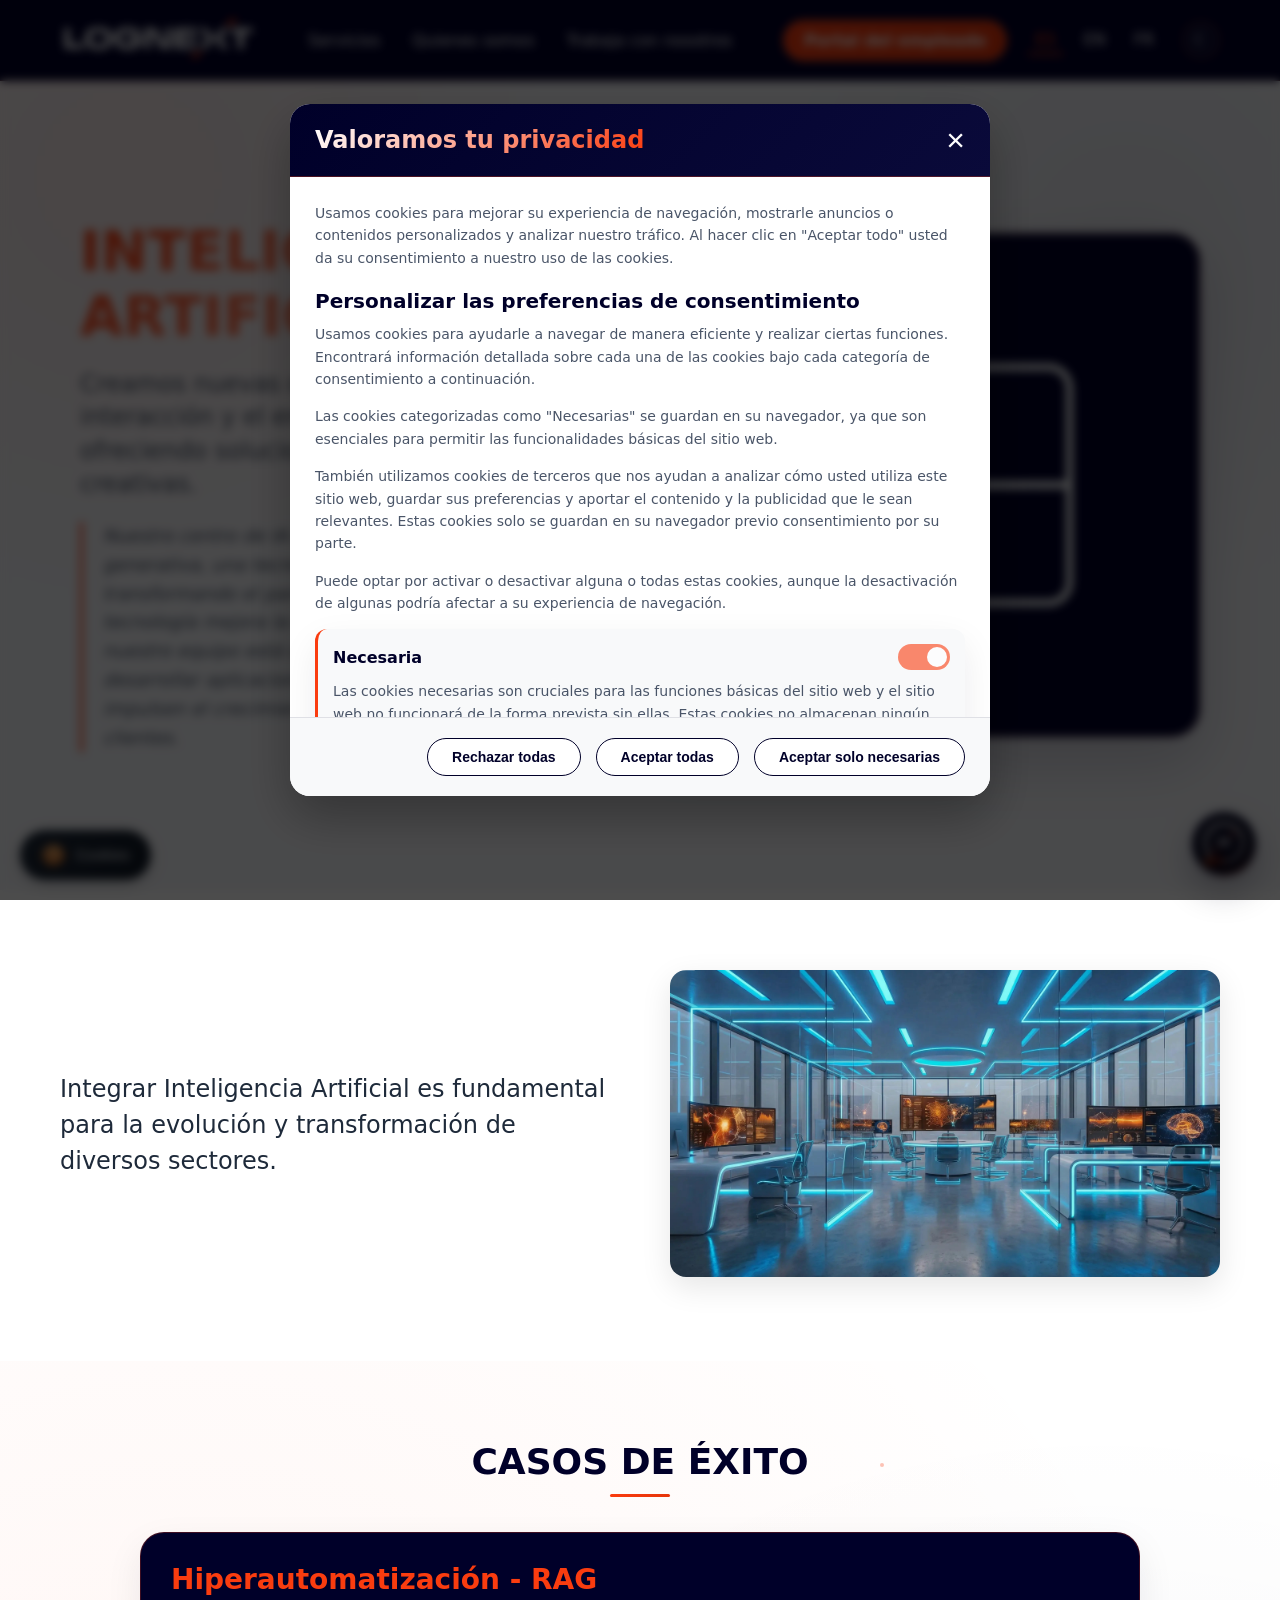
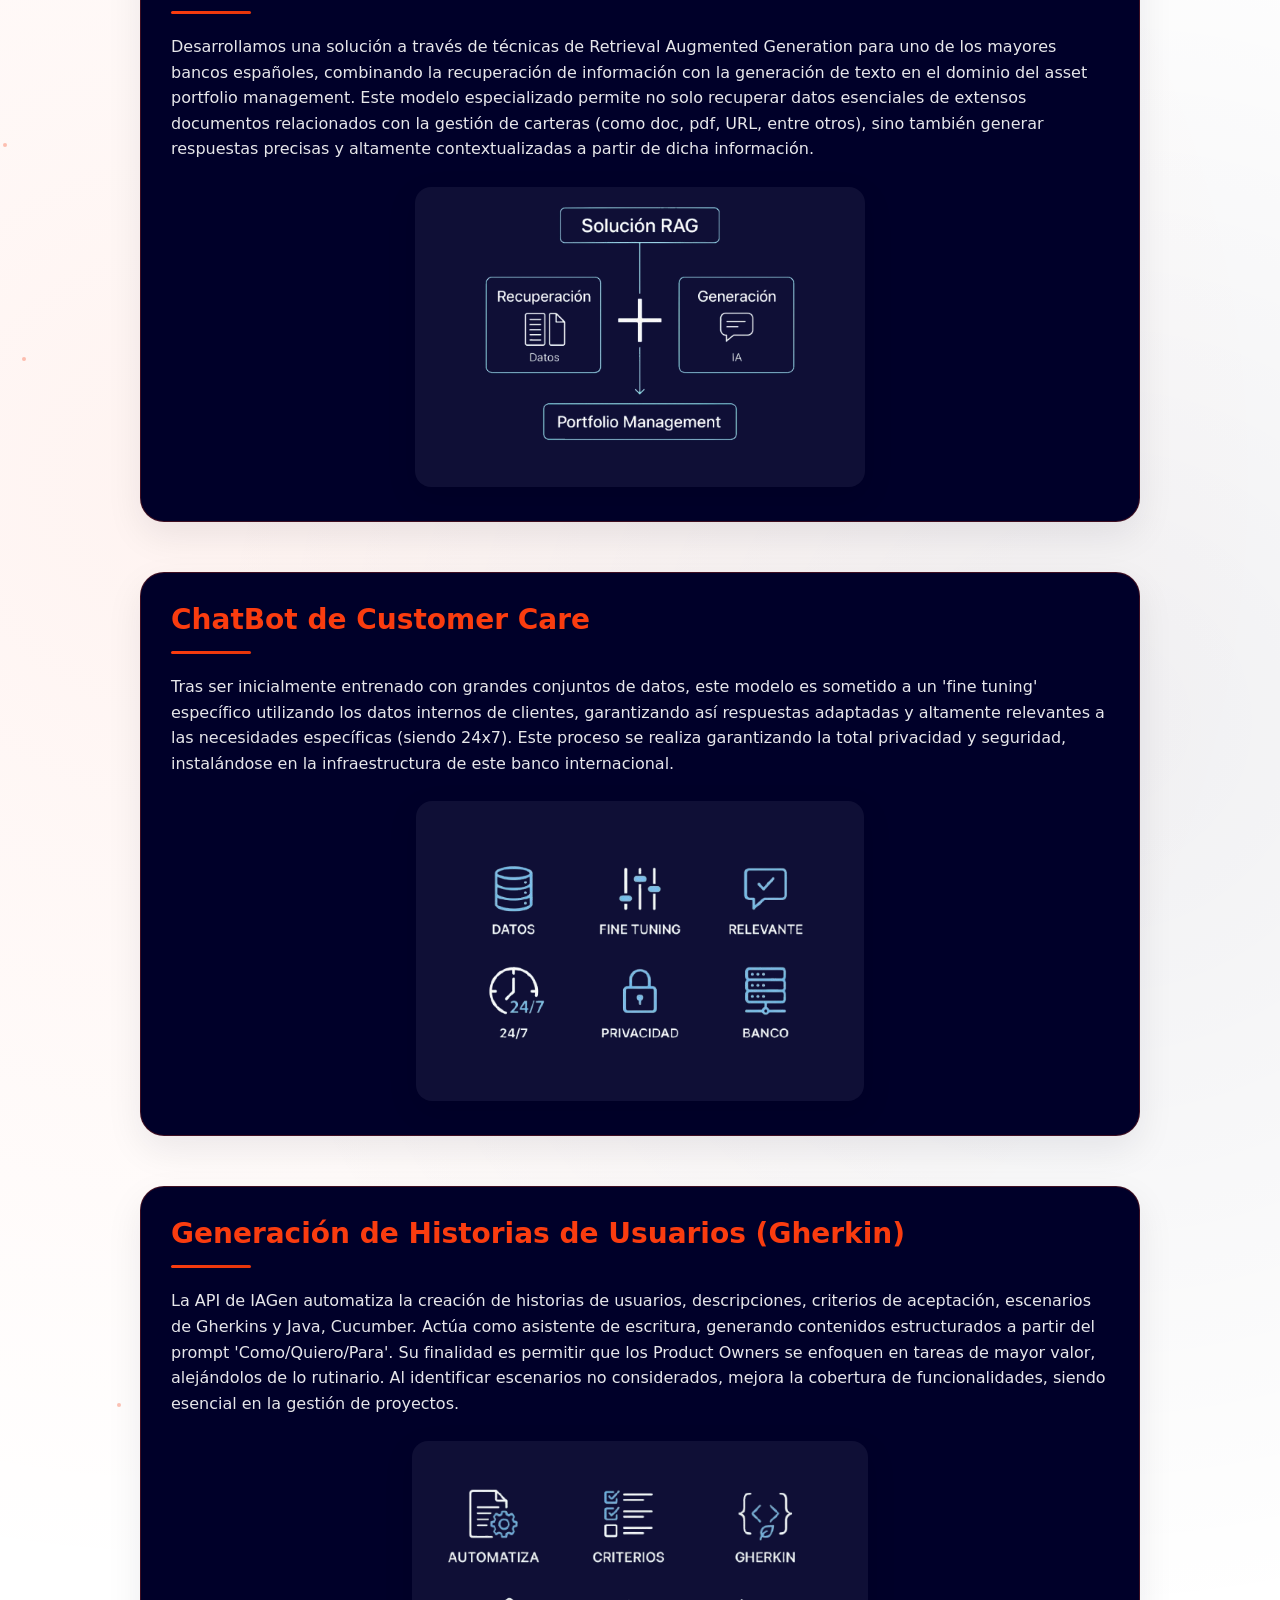
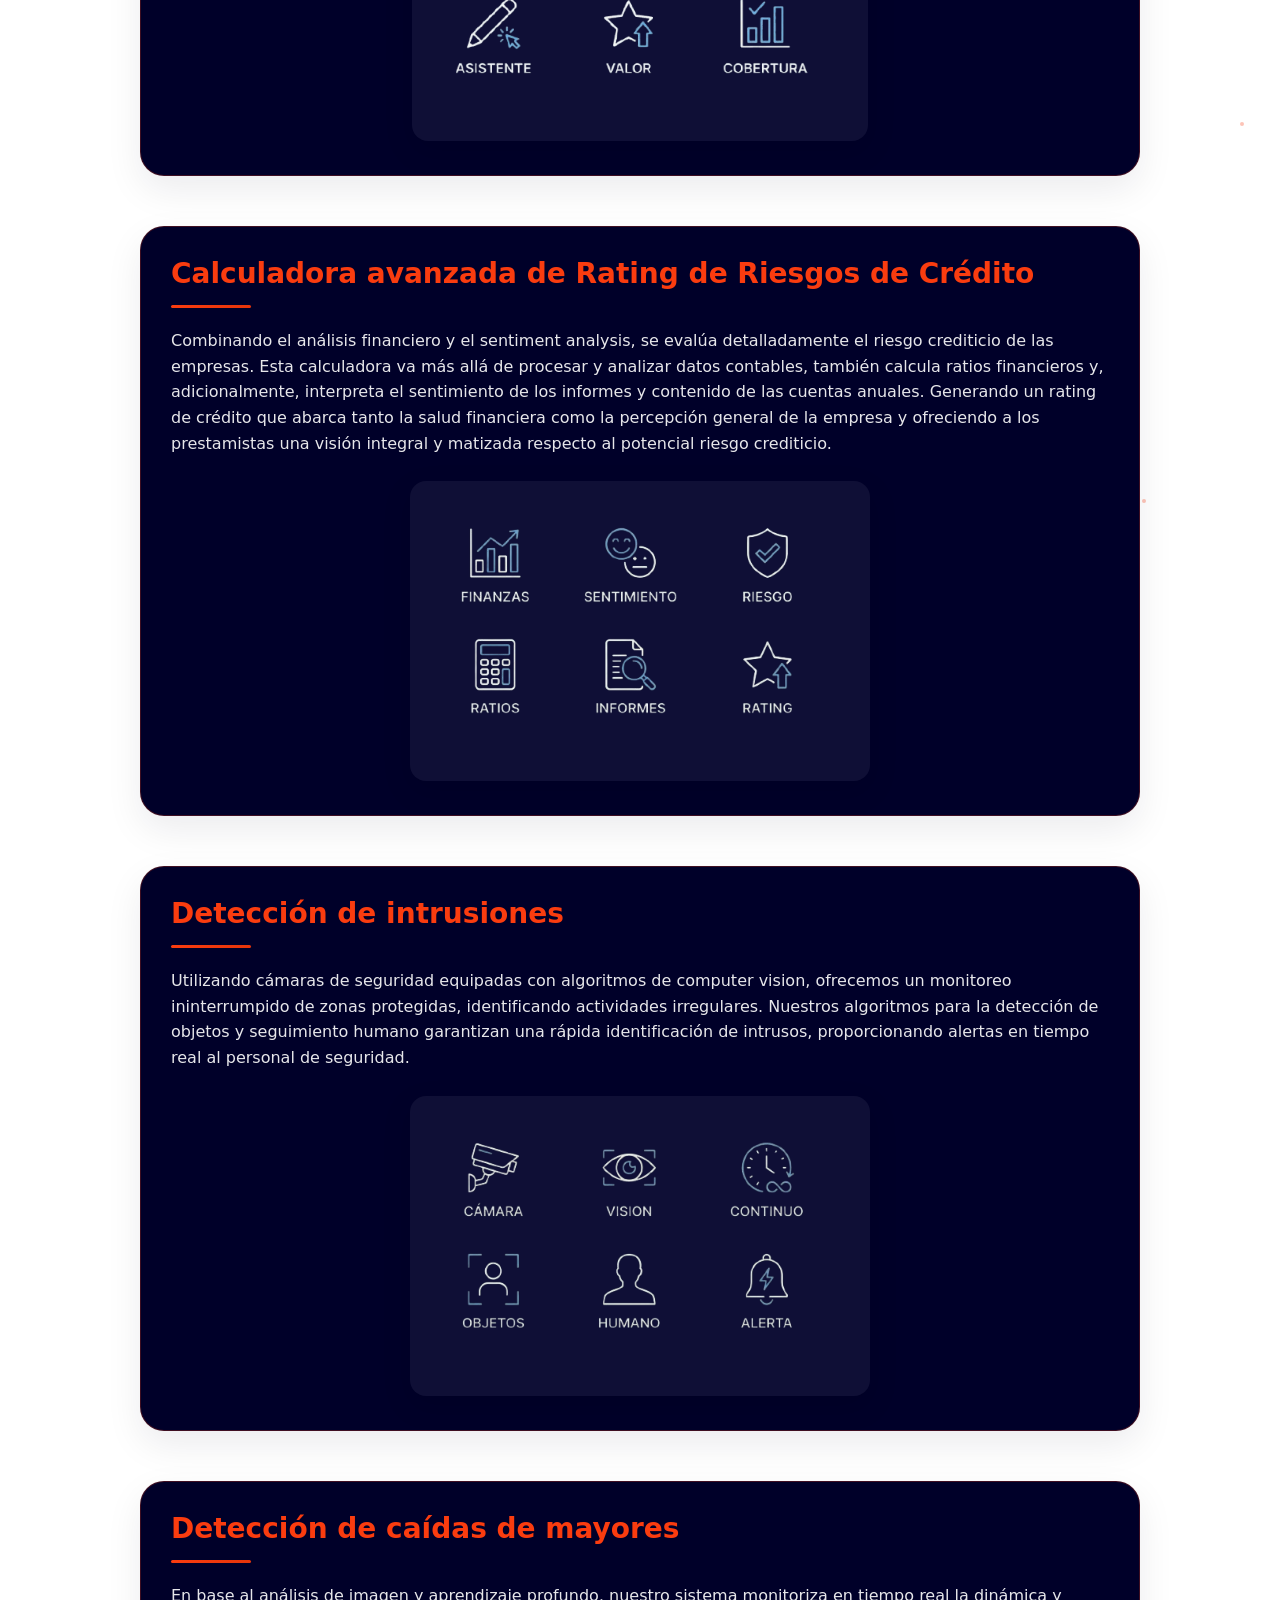
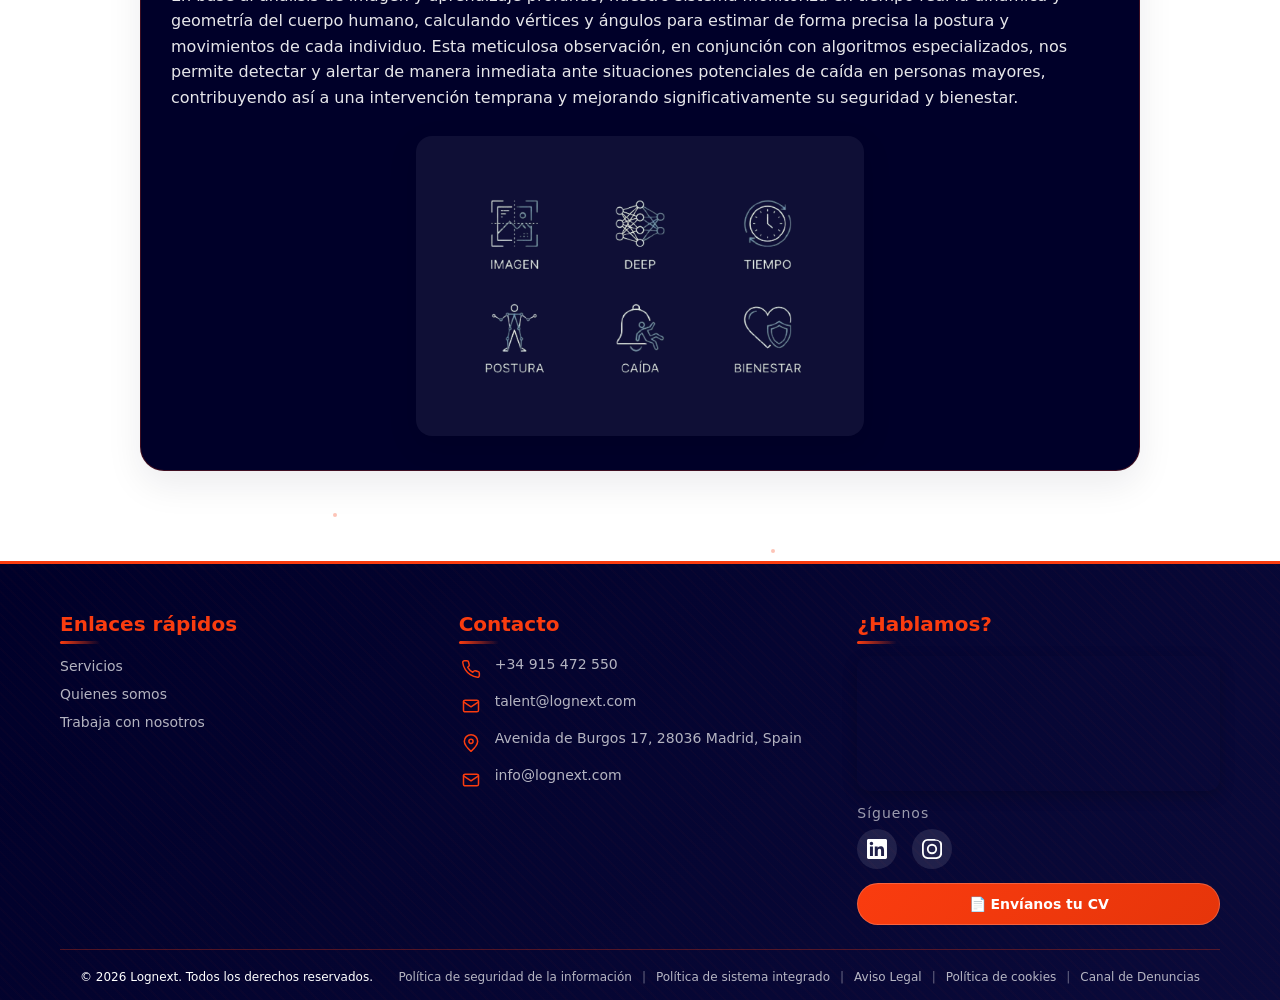
<file: servicios/ia.html>
<!doctype html>
<html lang="es">
  <head>
    <meta charset="UTF-8" />
    <meta name="viewport" content="width=device-width, initial-scale=1.0" />
    <title>Inteligencia Artificial para empresas | Lognext</title>
    <meta
      name="description"
      content="Aplicamos inteligencia artificial para automatizar procesos, analizar información y crear soluciones adaptadas a las necesidades reales de cada negocio."
    />
    <link rel="canonical" href="https://www.lognext.com/casos-de-exito/artificial-intelligence/" />
    <meta property="og:title" content="Inteligencia Artificial para empresas | Lognext" />
    <meta
      property="og:description"
      content="Aplicamos inteligencia artificial para automatizar procesos, analizar información y crear soluciones adaptadas a las necesidades reales de cada negocio."
    />
    <meta property="og:type" content="website" />
    <meta property="og:url" content="https://www.lognext.com/casos-de-exito/artificial-intelligence/" />
    <meta property="og:image" content="https://www.lognext.com/assets/img/iaCE/IAimagen.jpg" />
    <meta name="twitter:card" content="summary_large_image" />
    <meta name="twitter:title" content="Inteligencia Artificial para empresas | Lognext" />
    <meta
      name="twitter:description"
      content="Aplicamos inteligencia artificial para automatizar procesos, analizar información y crear soluciones adaptadas a las necesidades reales de cada negocio."
    />
    <meta name="twitter:image" content="https://www.lognext.com/assets/img/iaCE/IAimagen.jpg" />
    <!-- Favicon -->
    <link
      rel="icon"
      type="image/png"
      sizes="32x32"
      href="../assets/img/favicon/favicon-3.png"
    />
    <link
      rel="icon"
      type="image/png"
      sizes="16x16"
      href="../assets/img/favicon/favicon-3.png"
    />
    <link rel="apple-touch-icon" href="../assets/img/favicon/favicon-3.png" />
    <link rel="stylesheet" href="../assets/css/styles.css" />
    <link rel="stylesheet" href="../assets/css/chatbot.css" />
  </head>
  <body>
    <div class="site-intro" id="siteIntro" aria-hidden="true">
      <div class="site-intro__backdrop"></div>
      <img
        src="../assets/img/LOGNEXT_simbolo_negativo.png"
        alt=""
        class="site-intro__symbol"
        aria-hidden="true"
      />
    </div>

    <header class="site-header">
      <div class="container">
        <a href="../index.html" class="logo">
          <img
            src="../assets/img/lognext-logo-transparente.png"
            alt="Lognext"
          />
        </a>

        <nav class="main-nav">
          <ul class="menu">
            <li class="menu-item has-dropdown">
              <a href="../index.html#servicios" data-i18n="nav_servicios"
                >Servicios</a
              >
              <ul class="submenu">
                <li>
                  <a href="ia.html" class="submenu-item" data-i18n="submenu_ia"
                    >Inteligencia Artificial</a
                  >
                </li>
                <li>
                  <a
                    href="ams.html"
                    class="submenu-item"
                    data-i18n="submenu_ams"
                    >Application Management Services</a
                  >
                </li>
                <li>
                  <a
                    href="ims.html"
                    class="submenu-item"
                    data-i18n="submenu_ims"
                    >Infrastructure Management Services</a
                  >
                </li>
                <li>
                  <a
                    href="ciberseguridad.html"
                    class="submenu-item"
                    data-i18n="submenu_agile"
                    >Ciberseguridad</a
                  >
                </li>
                <li>
                  <a
                    href="outsourcing.html"
                    class="submenu-item"
                    data-i18n="submenu_outsourcing"
                    >Outsourcing de Talento</a
                  >
                </li>
              </ul>
            </li>
            <li>
              <a href="../quienes-somos.html" data-i18n="nav_quienes_somos"
                >Quienes somos</a
              >
            </li>
            <li>
              <a href="../trabaja-con-nosotros.html" data-i18n="nav_trabaja"
                >Trabaja con nosotros</a
              >
            </li>
          </ul>

          <div class="mobile-actions">
            <a href="https://w3.cezanneondemand.com/CezanneOnDemand/-/LOGNEXT/Account/LogIn?ReturnUrl=%7E%2F-%2FLOGNEXT" target="_blank" class="employee-portal" data-i18n="btn_portal">Portal del empleado</a>
            <div class="language-switcher mobile">
              <a href="#" class="active">ES</a>
              <a href="#">EN</a>
              <a href="#">FR</a>
            </div>
            <button class="theme-toggle theme-toggle--mobile" type="button" aria-label="Cambiar a tema oscuro" aria-pressed="false">
              <span class="theme-toggle__icon" aria-hidden="true">☾</span>
            </button>
          </div>

          <div class="mobile-footer-info">
            <div class="mobile-info-card">
              <h4 class="mobile-info-title" data-i18n="mobile_quieres_trabajar">¿Quieres trabajar con nosotros?</h4>
              <div class="mobile-info-contact">
                <p><span class="info-icon footer-contact-icon" aria-hidden="true"><svg viewBox="0 0 24 24" focusable="false"><path d="M22 16.92v3a2 2 0 0 1-2.18 2 19.79 19.79 0 0 1-8.63-3.07 19.5 19.5 0 0 1-6-6 19.79 19.79 0 0 1-3.07-8.67A2 2 0 0 1 4.11 2h3a2 2 0 0 1 2 1.72c.13.96.36 1.9.7 2.81a2 2 0 0 1-.45 2.11L8.09 9.91a16 16 0 0 0 6 6l1.27-1.27a2 2 0 0 1 2.11-.45c.91.34 1.85.57 2.81.7A2 2 0 0 1 22 16.92z" /></svg></span> +34 915 472 550</p>
                <p><span class="info-icon footer-contact-icon" aria-hidden="true"><svg viewBox="0 0 24 24" focusable="false"><rect x="3" y="5" width="18" height="14" rx="2" /><path d="m3 7 9 6 9-6" /></svg></span> talent@lognext.com</p>
              </div>
            </div>
            <div class="mobile-info-card">
              <h4 class="mobile-info-title" data-i18n="mobile_hablamos">¿Hablamos?</h4>
              <div class="mobile-info-contact">
                <p><span class="info-icon footer-contact-icon" aria-hidden="true"><svg viewBox="0 0 24 24" focusable="false"><path d="M22 16.92v3a2 2 0 0 1-2.18 2 19.79 19.79 0 0 1-8.63-3.07 19.5 19.5 0 0 1-6-6 19.79 19.79 0 0 1-3.07-8.67A2 2 0 0 1 4.11 2h3a2 2 0 0 1 2 1.72c.13.96.36 1.9.7 2.81a2 2 0 0 1-.45 2.11L8.09 9.91a16 16 0 0 0 6 6l1.27-1.27a2 2 0 0 1 2.11-.45c.91.34 1.85.57 2.81.7A2 2 0 0 1 22 16.92z" /></svg></span> +34 915 472 550</p>
                <p>
                  <span class="info-icon footer-contact-icon" aria-hidden="true"><svg viewBox="0 0 24 24" focusable="false"><path d="M20 10c0 5-8 12-8 12S4 15 4 10a8 8 0 1 1 16 0Z" /><circle cx="12" cy="10" r="2.5" /></svg></span> Avenida de Burgos 17, 28036
                  Madrid
                </p>
                <p><span class="info-icon footer-contact-icon" aria-hidden="true"><svg viewBox="0 0 24 24" focusable="false"><rect x="3" y="5" width="18" height="14" rx="2" /><path d="m3 7 9 6 9-6" /></svg></span> info@lognext.com</p>
              </div>
            </div>
          </div>
        </nav>

        <div class="desktop-actions">
          <a href="https://w3.cezanneondemand.com/CezanneOnDemand/-/LOGNEXT/Account/LogIn?ReturnUrl=%7E%2F-%2FLOGNEXT" target="_blank" class="employee-portal" data-i18n="btn_portal">Portal del empleado</a>
          <div class="language-switcher">
            <a href="#" class="active">ES</a>
            <a href="#">EN</a>
            <a href="#">FR</a>
          </div>
          <button class="theme-toggle theme-toggle--desktop" type="button" aria-label="Cambiar a tema oscuro" aria-pressed="false">
            <span class="theme-toggle__icon" aria-hidden="true">☾</span>
          </button>
        </div>

        <button class="menu-toggle" aria-label="Abrir menú de navegación">
          <span></span>
          <span></span>
          <span></span>
        </button>
      </div>
    </header>

    <main>
      <!-- HERO CON CÍRCULOS ANIMADOS -->
      <section class="service-hero">
        <div class="circle-1"></div>
        <div class="circle-2"></div>
        <div class="circle-3"></div>
        <div class="service-hero-content">
          <div class="service-hero-text">
            <h1 class="animated-gradient-text" data-i18n="ia_title">
              INTELIGENCIA ARTIFICIAL
            </h1>
            <h2 data-i18n="ia_subtitle">
              Creamos nuevas oportunidades para la interacción y el engagement
              del cliente ofreciendo soluciones personalizadas y creativas.
            </h2>
            <p class="hero-quote" data-i18n="ia_quote">
              "Nuestro centro de IA está especializado en IA generativa, una
              tecnología revolucionaria que está transformando el panorama
              empresarial. Esta tecnología mejora la eficiencia y reduce costos,
              nuestro equipo está dedicado a explorar y desarrollar aplicaciones
              de IA generativa que impulsen el crecimiento y el éxito de
              nuestros clientes."
            </p>
          </div>
          <div class="service-hero-image">
            <img
              src="../assets/img/imgindex/ia.png"
              alt="Inteligencia Artificial"
            />
          </div>
        </div>
      </section>

      <!-- SECCIÓN 1: Texto izquierda + Imagen derecha -->
      <section class="service-section">
        <div class="container">
          <div class="service-two-columns scroll-reveal">
            <div class="service-text-col">
              <p data-i18n="ia_section1">
                Integrar Inteligencia Artificial es fundamental para la
                evolución y transformación de diversos sectores.
              </p>
            </div>
            <div class="service-image-col">
              <img
                src="../assets/img/iaCE/Rendre design humain 2.jpeg"
                alt="Integración de IA"
                class="service-img-hover"
              />
            </div>
          </div>
        </div>
      </section>

      <!-- SECCIÓN 2: CASOS DE ÉXITO -->
      <section class="service-casos-full">
        <div class="container">
          <h2 class="section-title scroll-reveal" data-i18n="casos_title">
            CASOS DE ÉXITO
          </h2>

          <div class="casos-list">
            <!-- Caso 1 -->
            <div class="caso-item scroll-reveal">
              <h3 data-i18n="ia_caso1_title">Hiperautomatización - RAG</h3>
              <div class="caso-divider"></div>
              <p data-i18n="ia_caso1_desc">
                Desarrollamos una solución a través de técnicas de Retrieval
                Augmented Generation para uno de los mayores bancos españoles,
                combinando la recuperación de información con la generación de
                texto en el dominio del asset portfolio management. Este modelo
                especializado permite no solo recuperar datos esenciales de
                extensos documentos relacionados con la gestión de carteras
                (como doc, pdf, URL, entre otros), sino también generar
                respuestas precisas y altamente contextualizadas a partir de
                dicha información.
              </p>
              <div class="caso-image">
                <img
                  src="../assets/img/iaCE/IAragCE.png"
                  alt="Hiperautomatización RAG"
                  class="service-img-hover"
                />
              </div>
            </div>

            <!-- Caso 2 -->
            <div class="caso-item scroll-reveal">
              <h3 data-i18n="ia_caso2_title">ChatBot de Customer Care</h3>
              <div class="caso-divider"></div>
              <p data-i18n="ia_caso2_desc">
                Tras ser inicialmente entrenado con grandes conjuntos de datos,
                este modelo es sometido a un "fine tuning" específico utilizando
                los datos internos de clientes, garantizando así respuestas
                adaptadas y altamente relevantes a las necesidades específicas
                (siendo 24x7). Este proceso se realiza garantizando la total
                privacidad y seguridad, instalándose en la infraestructura de
                este banco internacional.
              </p>
              <div class="caso-image">
                <img
                  src="../assets/img/iaCE/IAchatbotCE.png"
                  alt="ChatBot Customer Care"
                  class="service-img-hover"
                />
              </div>
            </div>

            <!-- Caso 3 -->
            <div class="caso-item scroll-reveal">
              <h3 data-i18n="ia_caso3_title">
                Generación de Historias de Usuarios (Gherkin)
              </h3>
              <div class="caso-divider"></div>
              <p data-i18n="ia_caso3_desc">
                La API de IAGen automatiza la creación de historias de usuarios,
                descripciones, criterios de aceptación, escenarios de Gherkins y
                Java, Cucumber. Actúa como asistente de escritura, generando
                contenidos estructurados a partir del prompt "Como/Quiero/Para".
                Su finalidad es permitir que los Product Owners se enfoquen en
                tareas de mayor valor, alejándolos de lo rutinario. Al
                identificar escenarios no considerados, mejora la cobertura de
                funcionalidades, siendo esencial en la gestión de proyectos.
              </p>
              <div class="caso-image">
                <img
                  src="../assets/img/iaCE/IAgherkinCE.png"
                  alt="Generación Gherkin"
                  class="service-img-hover"
                />
              </div>
            </div>

            <!-- Caso 4 -->
            <div class="caso-item scroll-reveal">
              <h3 data-i18n="ia_caso4_title">
                Calculadora avanzada de Rating de Riesgos de Crédito
              </h3>
              <div class="caso-divider"></div>
              <p data-i18n="ia_caso4_desc">
                Combinando el análisis financiero y el sentiment analysis, se
                evalúa detalladamente el riesgo crediticio de las empresas. Esta
                calculadora va más allá de procesar y analizar datos contables,
                también calcula ratios financieros y, adicionalmente, interpreta
                el sentimiento de los informes y contenido de las cuentas
                anuales. Generando un rating de crédito que abarca tanto la
                salud financiera como la percepción general de la empresa y
                ofreciendo a los prestamistas una visión integral y matizada
                respecto al potencial riesgo crediticio.
              </p>
              <div class="caso-image">
                <img
                  src="../assets/img/iaCE/IAcalcCE.png"
                  alt="Rating de Riesgos"
                  class="service-img-hover"
                />
              </div>
            </div>

            <!-- Caso 5 -->
            <div class="caso-item scroll-reveal">
              <h3 data-i18n="ia_caso5_title">Detección de intrusiones</h3>
              <div class="caso-divider"></div>
              <p data-i18n="ia_caso5_desc">
                Utilizando cámaras de seguridad equipadas con algoritmos de
                computer vision, ofrecemos un monitoreo ininterrumpido de zonas
                protegidas, identificando actividades irregulares. Nuestros
                algoritmos para la detección de objetos y seguimiento humano
                garantizan una rápida identificación de intrusos, proporcionando
                alertas en tiempo real al personal de seguridad.
              </p>
              <div class="caso-image">
                <img
                  src="../assets/img/iaCE/IAintrusionCE.png"
                  alt="Detección de intrusiones"
                  class="service-img-hover"
                />
              </div>
            </div>

            <!-- Caso 6 -->
            <div class="caso-item scroll-reveal">
              <h3 data-i18n="ia_caso6_title">Detección de caídas de mayores</h3>
              <div class="caso-divider"></div>
              <p data-i18n="ia_caso6_desc">
                En base al análisis de imagen y aprendizaje profundo, nuestro
                sistema monitoriza en tiempo real la dinámica y geometría del
                cuerpo humano, calculando vértices y ángulos para estimar de
                forma precisa la postura y movimientos de cada individuo. Esta
                meticulosa observación, en conjunción con algoritmos
                especializados, nos permite detectar y alertar de manera
                inmediata ante situaciones potenciales de caída en personas
                mayores, contribuyendo así a una intervención temprana y
                mejorando significativamente su seguridad y bienestar.
              </p>
              <div class="caso-image">
                <img
                  src="../assets/img/iaCE/IAcaidasCE.png"
                  alt="Detección de caídas"
                  class="service-img-hover"
                />
              </div>
            </div>
          </div>
        </div>
      </section>
    </main>

    <footer class="site-footer service-footer">
      <div class="footer-container">
        <div class="footer-grid">
          <div class="footer-col footer-col-links">
            <h3 class="footer-title" data-i18n="footer_enlaces_rapidos">
              Enlaces rápidos
            </h3>
            <ul class="footer-links">
              <li>
                <a href="../index.html#servicios" data-i18n="nav_servicios"
                  >Servicios</a
                >
              </li>
              <li>
                <a href="../quienes-somos.html" data-i18n="nav_quienes_somos"
                  >Quiénes somos</a
                >
              </li>
              <li>
                <a href="../trabaja-con-nosotros.html" data-i18n="nav_trabaja"
                  >Trabaja con nosotros</a
                >
              </li>
            </ul>
          </div>

          <div class="footer-col footer-col-contact">
            <h3 class="footer-title" data-i18n="footer_contacto">Contacto</h3>
            <ul class="footer-contact">
              <li class="contact-item">
                <span class="contact-icon footer-contact-icon" aria-hidden="true"><svg viewBox="0 0 24 24" focusable="false"><path d="M22 16.92v3a2 2 0 0 1-2.18 2 19.79 19.79 0 0 1-8.63-3.07 19.5 19.5 0 0 1-6-6 19.79 19.79 0 0 1-3.07-8.67A2 2 0 0 1 4.11 2h3a2 2 0 0 1 2 1.72c.13.96.36 1.9.7 2.81a2 2 0 0 1-.45 2.11L8.09 9.91a16 16 0 0 0 6 6l1.27-1.27a2 2 0 0 1 2.11-.45c.91.34 1.85.57 2.81.7A2 2 0 0 1 22 16.92z" /></svg></span>
                <a href="tel:+34915472550" class="contact-link"
                  >+34 915 472 550</a
                >
              </li>
              <li class="contact-item">
                <span class="contact-icon footer-contact-icon" aria-hidden="true"><svg viewBox="0 0 24 24" focusable="false"><rect x="3" y="5" width="18" height="14" rx="2" /><path d="m3 7 9 6 9-6" /></svg></span>
                <a href="mailto:talent@lognext.com" class="contact-link"
                  >talent@lognext.com</a
                >
              </li>
              <li class="contact-item">
                <span class="contact-icon footer-contact-icon" aria-hidden="true"><svg viewBox="0 0 24 24" focusable="false"><path d="M20 10c0 5-8 12-8 12S4 15 4 10a8 8 0 1 1 16 0Z" /><circle cx="12" cy="10" r="2.5" /></svg></span>
                <a
                  href="https://maps.google.com/?q=Avenida+de+Burgos+17+Madrid+Spain"
                  target="_blank"
                  class="contact-link location-link"
                >
                  Avenida de Burgos 17, 28036 Madrid, Spain
                </a>
              </li>
              <li class="contact-item">
                <span class="contact-icon footer-contact-icon" aria-hidden="true"><svg viewBox="0 0 24 24" focusable="false"><rect x="3" y="5" width="18" height="14" rx="2" /><path d="m3 7 9 6 9-6" /></svg></span>
                <a href="mailto:info@lognext.com" class="contact-link"
                  >info@lognext.com</a
                >
              </li>
            </ul>
          </div>

          <div class="footer-col footer-col-map">
            <h3 class="footer-title" data-i18n="footer_hablamos">¿Hablamos?</h3>

            <div class="footer-map">
              <iframe
                src="https://www.google.com/maps/embed?pb=!1m18!1m12!1m3!1d3037.543167168951!2d-3.671360984603811!3d40.43037697936105!2m3!1f0!2f0!3f0!3m2!1i1024!2i768!4f13.1!3m3!1m2!1s0xd4229b5a2c12e2b%3A0x2b5c5e5e5e5e5e5e!2sAv.%20de%20Burgos%2C%2017%2C%2028036%20Madrid!5e0!3m2!1ses!2ses!4v1700000000000!5m2!1ses!2ses"
                width="100%"
                height="150"
                style="border: 0; border-radius: 12px"
                allowfullscreen=""
                loading="lazy"
                referrerpolicy="no-referrer-when-downgrade"
              >
              </iframe>
            </div>

            <div class="footer-social">
              <h4 class="social-title" data-i18n="footer_siguenos">Síguenos</h4>
              <div class="social-icons">
                <a
                  href="https://linkedin.com/company/lognext"
                  target="_blank"
                  class="social-link linkedin"
                  aria-label="LinkedIn"
                >
                  <svg
                    xmlns="http://www.w3.org/2000/svg"
                    width="20"
                    height="20"
                    viewBox="0 0 24 24"
                    fill="currentColor"
                  >
                    <path
                      d="M20.447 20.452h-3.554v-5.569c0-1.328-.027-3.037-1.852-3.037-1.853 0-2.136 1.445-2.136 2.939v5.667H9.351V9h3.414v1.561h.046c.477-.9 1.637-1.85 3.37-1.85 3.601 0 4.267 2.37 4.267 5.455v6.286zM5.337 7.433c-1.144 0-2.063-.926-2.063-2.065 0-1.138.92-2.063 2.063-2.063 1.14 0 2.064.925 2.064 2.063 0 1.139-.925 2.065-2.064 2.065zm1.782 13.019H3.555V9h3.564v11.452zM22.225 0H1.771C.792 0 0 .774 0 1.729v20.542C0 23.227.792 24 1.771 24h20.451c.979 0 1.771-.773 1.771-1.729V1.729C24 .774 23.204 0 22.225 0z"
                    />
                  </svg>
                </a>
                <a
                  href="https://instagram.com/lognext_tech"
                  target="_blank"
                  class="social-link instagram"
                  aria-label="Instagram"
                >
                  <svg
                    xmlns="http://www.w3.org/2000/svg"
                    width="20"
                    height="20"
                    viewBox="0 0 24 24"
                    fill="currentColor"
                  >
                    <path
                      d="M12 2.163c3.204 0 3.584.012 4.85.07 1.366.062 2.633.336 3.608 1.311.975.975 1.249 2.242 1.311 3.608.058 1.266.07 1.646.07 4.85s-.012 3.584-.07 4.85c-.062 1.366-.336 2.633-1.311 3.608-.975.975-2.242 1.249-3.608 1.311-1.266.058-1.646.07-4.85.07s-3.584-.012-4.85-.07c-1.366-.062-2.633-.336-3.608-1.311-.975-.975-1.249-2.242-1.311-3.608-.058-1.266-.07-1.646-.07-4.85s.012-3.584.07-4.85c.062-1.366.336-2.633 1.311-3.608.975-.975 2.242-1.249 3.608-1.311 1.266-.058 1.646-.07 4.85-.07zM12 0C8.741 0 8.332.014 7.052.072 5.775.132 4.905.332 4.14.659c-.789.335-1.457.787-2.124 1.454-.667.667-1.119 1.335-1.454 2.124-.327.765-.527 1.635-.587 2.912C.014 8.332 0 8.741 0 12s.014 3.668.072 4.948c.06 1.277.26 2.147.587 2.912.335.789.787 1.457 1.454 2.124.667.667 1.335 1.119 2.124 1.454.765.327 1.635.527 2.912.587 1.28.058 1.689.072 4.948.072s3.668-.014 4.948-.072c1.277-.06 2.147-.26 2.912-.587.789-.335 1.457-.787 2.124-1.454.667-.667 1.119-1.335 1.454-2.124.327-.765.527-1.635.587-2.912.058-1.28.072-1.689.072-4.948s-.014-3.668-.072-4.948c-.06-1.277-.26-2.147-.587-2.912-.335-.789-.787-1.457-2.124-1.454-.667-.667-1.335-1.119-2.124-1.454-.765-.327-1.635-.527-2.912-.587C15.668.014 15.259 0 12 0zm0 5.838a6.162 6.162 0 100 12.324 6.162 6.162 0 000-12.324zM12 16a4 4 0 110-8 4 4 0 010 8z"
                    />
                  </svg>
                </a>
              </div>
            </div>

            <div class="footer-cv">
              <a
                href="mailto:talent@lognext.com?subject=Solicitud%20de%20empleo%20-%20CV&body=Hola%2C%20me%20llamo%20%5BNombre%5D%20y%20me%20gustar%C3%ADa%20enviaros%20mi%20CV%20para%20formar%20parte%20de%20Lognext.%0A%0A%F0%9F%93%8C%20Mi%20tel%C3%A9fono%3A%20%0A%F0%9F%93%A7%20Mi%20email%3A%20%0A%0A%F0%9F%92%BC%20Adjunto%20mi%20CV%20a%20este%20correo.%0A%0A%F0%9F%99%8F%20Quedo%20a%20la%20espera%20de%20su%20respuesta.%0A%0A%F0%9F%93%8D%20Un%20saludo."
                class="btn-cv-simple"
                data-i18n="footer_cv_btn"
                >📄 Envíanos tu CV</a
              >
            </div>
          </div>
        </div>

        <div class="footer-bottom">
          <div class="footer-bottom-container">
            <p class="copyright" data-i18n="footer_copyright">
              &copy; 2026 Lognext. Todos los derechos reservados.
            </p>
            <div class="legal-links">
              <a
                href="../assets/docs/politica-seguridad.pdf"
                target="_blank"
                class="legal-link"
                 data-i18n="legal_link_security">Política de seguridad de la información</a
              >
              <span class="legal-separator">|</span>
              <a
                href="../assets/docs/politica-sistema-integrado.pdf"
                target="_blank"
                class="legal-link"
                 data-i18n="legal_link_integrated">Política de sistema integrado</a
              >
              <span class="legal-separator">|</span>
              <a href="../enlaces-legales/aviso-legal.html" class="legal-link"
                 data-i18n="legal_link_legal_notice">Aviso Legal</a
              >
              <span class="legal-separator">|</span>
              <a
                href="../enlaces-legales/politica-cookies.html"
                class="legal-link"
                 data-i18n="legal_link_cookies">Política de cookies</a
              >
              <span class="legal-separator">|</span>
              <a
                href="../enlaces-legales/canal-denuncias.html"
                class="legal-link"
                 data-i18n="legal_link_whistleblowing">Canal de Denuncias</a
              >
            </div>
          </div>
        </div>
      </div>
    </footer>

        <!-- ========== BOTÓN FLOTANTE DE COOKIES ========== -->
<div class="cookie-btn-fixed" id="cookieBtn">
  <span class="cookie-icon">🍪</span>
  <span class="cookie-text" data-i18n="cookie_btn">Cookies</span>
</div>

<!-- ========== MODAL DE COOKIES ========== -->
<div id="cookieModal" class="cookie-modal">
  <div class="cookie-modal-content">
    <div class="cookie-modal-header">
      <h2 data-i18n="cookie_modal_title">Valoramos tu privacidad</h2>
      <button class="cookie-modal-close" id="closeCookieModal" aria-label="Cerrar preferencias de cookies">&times;</button>
    </div>
    
    <div class="cookie-modal-body">
      <p data-i18n="cookie_modal_intro">Usamos cookies para mejorar su experiencia de navegación, mostrarle anuncios o contenidos personalizados y analizar nuestro tráfico. Al hacer clic en "Aceptar todo" usted da su consentimiento a nuestro uso de las cookies.</p>
      
      <h3 data-i18n="cookie_modal_preferences_title">Personalizar las preferencias de consentimiento</h3>
      <p data-i18n="cookie_modal_preferences_intro">Usamos cookies para ayudarle a navegar de manera eficiente y realizar ciertas funciones. Encontrará información detallada sobre cada una de las cookies bajo cada categoría de consentimiento a continuación.</p>
      
      <p data-i18n="cookie_modal_necessary_intro">Las cookies categorizadas como "Necesarias" se guardan en su navegador, ya que son esenciales para permitir las funcionalidades básicas del sitio web.</p>
      
      <p data-i18n="cookie_modal_third_party">También utilizamos cookies de terceros que nos ayudan a analizar cómo usted utiliza este sitio web, guardar sus preferencias y aportar el contenido y la publicidad que le sean relevantes. Estas cookies solo se guardan en su navegador previo consentimiento por su parte.</p>
      
      <p data-i18n="cookie_modal_toggle_note">Puede optar por activar o desactivar alguna o todas estas cookies, aunque la desactivación de algunas podría afectar a su experiencia de navegación.</p>
      
      <!-- Categorías de cookies -->
      <div class="cookie-category">
        <div class="cookie-category-header">
          <span class="cookie-category-name" data-i18n="cookie_category_necessary">Necesaria</span>
          <label class="cookie-switch">
            <input type="checkbox" class="cookie-checkbox" id="cookieNecessary" checked disabled>
            <span class="cookie-slider"></span>
          </label>
        </div>
        <p class="cookie-category-desc" data-i18n="cookie_desc_necessary">Las cookies necesarias son cruciales para las funciones básicas del sitio web y el sitio web no funcionará de la forma prevista sin ellas. Estas cookies no almacenan ningún dato de identificación personal.</p>
      </div>
      
      <div class="cookie-category">
        <div class="cookie-category-header">
          <span class="cookie-category-name" data-i18n="cookie_category_functional">Funcional</span>
          <label class="cookie-switch">
            <input type="checkbox" class="cookie-checkbox" id="cookieFunctional">
            <span class="cookie-slider"></span>
          </label>
        </div>
        <p class="cookie-category-desc" data-i18n="cookie_desc_functional">Las cookies funcionales ayudan a realizar ciertas funcionalidades, como compartir el contenido del sitio web en plataformas de redes sociales, recopilar comentarios y otras características de terceros.</p>
      </div>
      
      <div class="cookie-category">
        <div class="cookie-category-header">
          <span class="cookie-category-name" data-i18n="cookie_category_analytics">Analítica</span>
          <label class="cookie-switch">
            <input type="checkbox" class="cookie-checkbox" id="cookieAnalytics">
            <span class="cookie-slider"></span>
          </label>
        </div>
        <p class="cookie-category-desc" data-i18n="cookie_desc_analytics">Las cookies analíticas se utilizan para comprender cómo interactúan los visitantes con el sitio web. Estas cookies ayudan a proporcionar información sobre métricas el número de visitantes, el porcentaje de rebote, la fuente de tráfico, etc.</p>
      </div>
      
      <div class="cookie-category">
        <div class="cookie-category-header">
          <span class="cookie-category-name" data-i18n="cookie_category_performance">El rendimiento</span>
          <label class="cookie-switch">
            <input type="checkbox" class="cookie-checkbox" id="cookiePerformance">
            <span class="cookie-slider"></span>
          </label>
        </div>
        <p class="cookie-category-desc" data-i18n="cookie_desc_performance">Las cookies de rendimiento se utilizan para comprender y analizar los índices de rendimiento clave del sitio web, lo que ayuda a proporcionar una mejor experiencia de usuario para los visitantes.</p>
      </div>
      
      <div class="cookie-category">
        <div class="cookie-category-header">
          <span class="cookie-category-name" data-i18n="cookie_category_advertising">Anuncio</span>
          <label class="cookie-switch">
            <input type="checkbox" class="cookie-checkbox" id="cookieAdvertising">
            <span class="cookie-slider"></span>
          </label>
        </div>
        <p class="cookie-category-desc" data-i18n="cookie_desc_advertising">Las cookies publicitarias se utilizan para entregar a los visitantes anuncios personalizados basados en las páginas que visitaron antes y analizar la efectividad de la campaña publicitaria.</p>
      </div>
    </div>
    
    <div class="cookie-modal-footer">
      <button class="cookie-btn cookie-btn-reject" id="rejectAllCookies" data-i18n="cookie_reject_all">Rechazar todas</button>
      <button class="cookie-btn cookie-btn-accept" id="acceptAllCookies" data-i18n="cookie_accept_all">Aceptar todas</button>
      <button class="cookie-btn cookie-btn-necessary" id="acceptNecessaryCookies" data-i18n="cookie_accept_necessary">Aceptar solo necesarias</button>
    </div>
  </div>
</div>

    <script src="../assets/js/translations.js"></script>
    <script src="../assets/js/main.js"></script>
    <script src="../assets/js/chatbot.js"></script>
  </body>
</html>
</file>
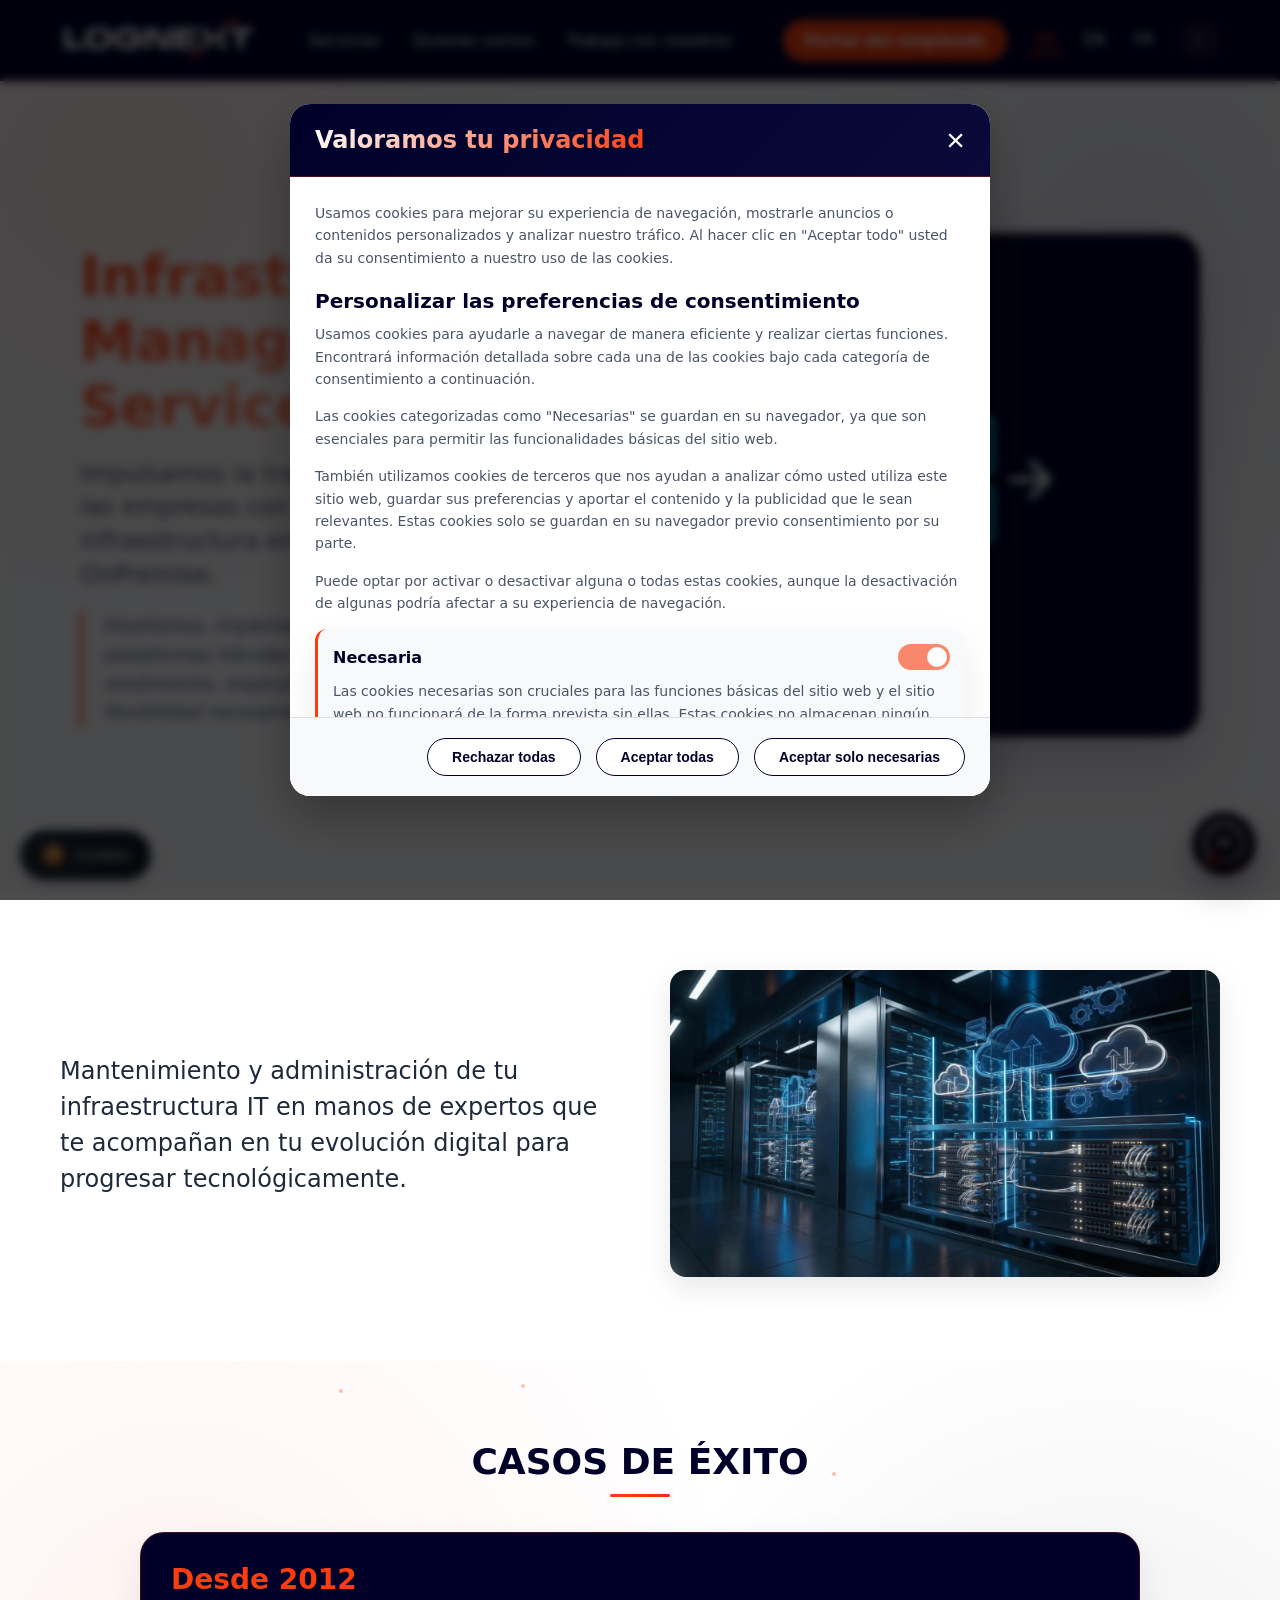
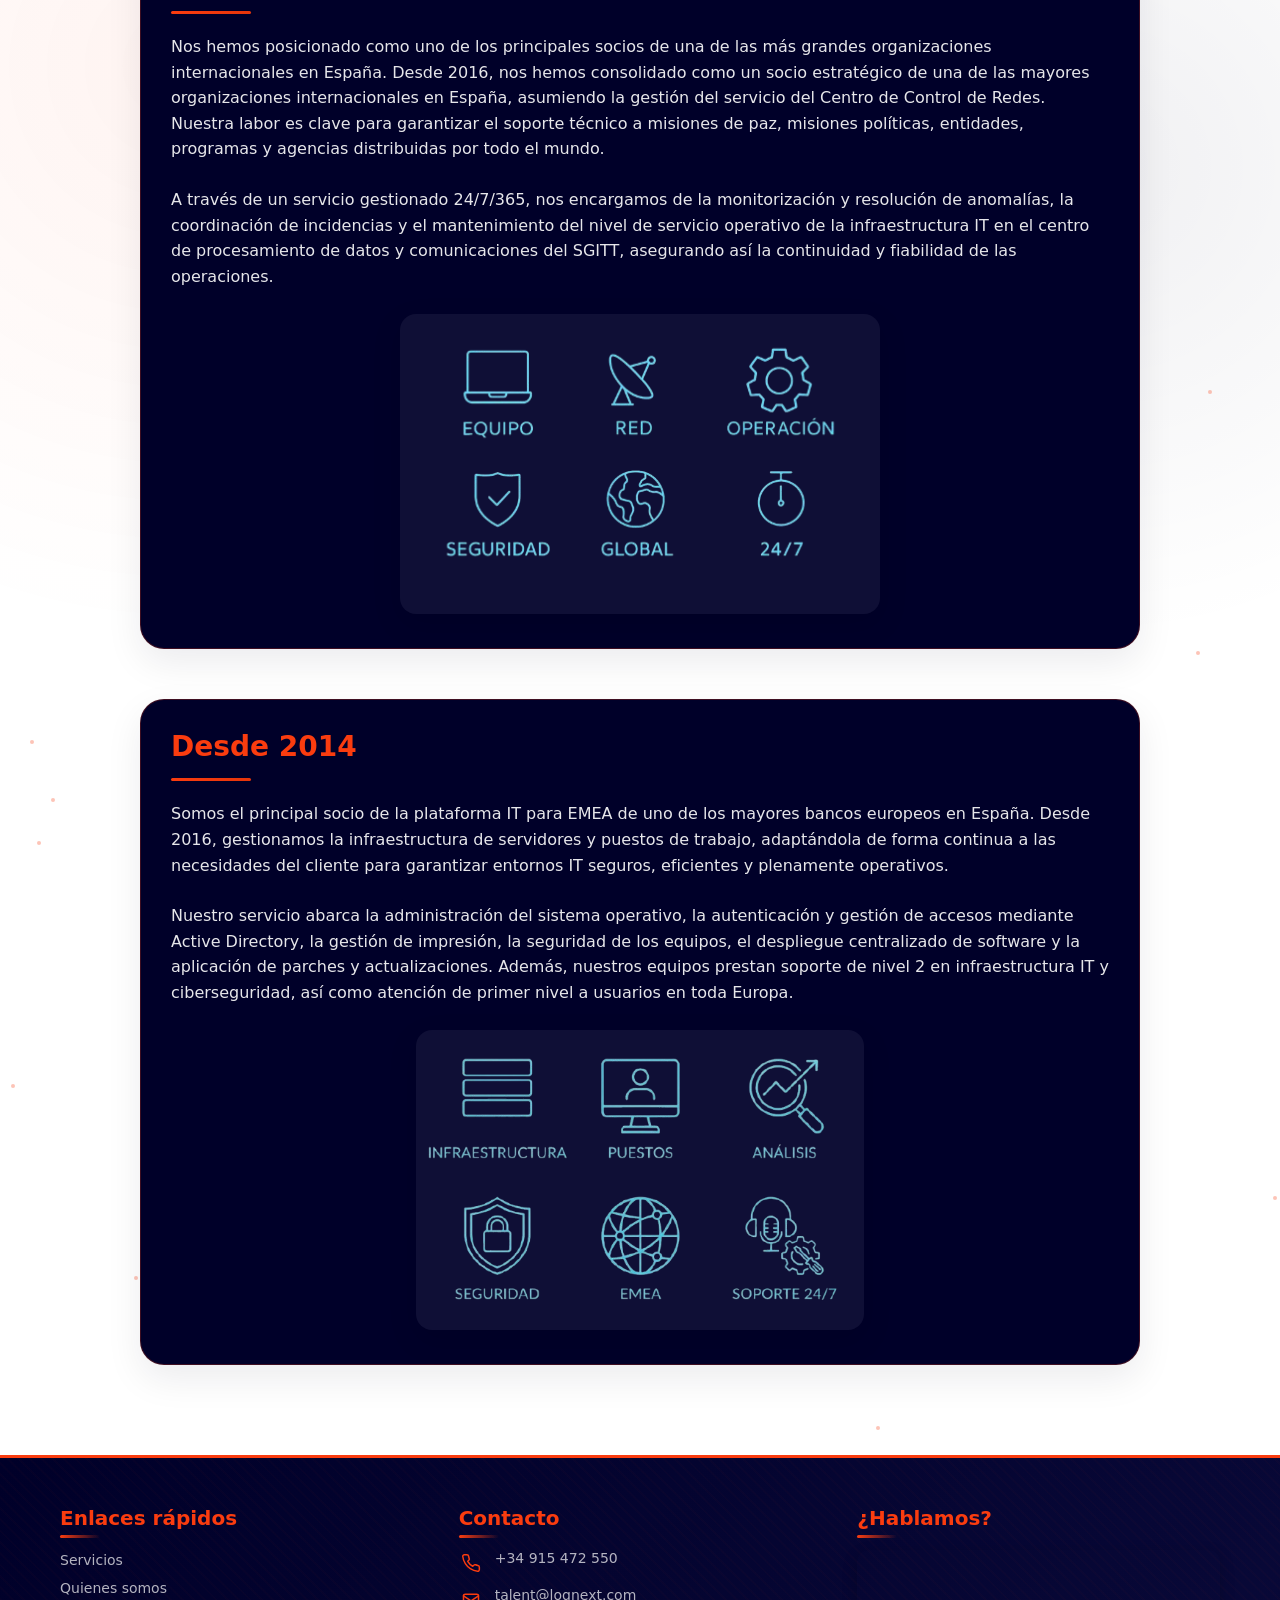
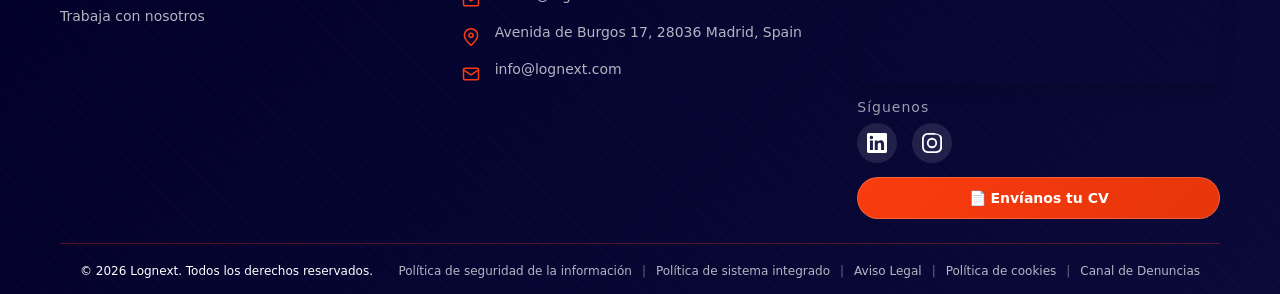
<file: servicios/ims.html>
<!DOCTYPE html>
<html lang="es">
<head>
  <meta charset="UTF-8">
  <meta name="viewport" content="width=device-width, initial-scale=1.0">
  <title>Infrastructure Management Services (IMS) | Lognext</title>
  <meta
    name="description"
    content="Gestionamos y damos soporte a infraestructuras, sistemas y entornos tecnológicos para mejorar su disponibilidad, estabilidad y continuidad operativa."
  >
  <!-- Favicon -->
    <link
      rel="icon"
      type="image/png"
      sizes="32x32"
      href="../assets/img/favicon/favicon-3.png"
      />
      <link
      rel="icon"
      type="image/png"
      sizes="16x16"
      href="../assets/img/favicon/favicon-3.png"
    />
    <link rel="apple-touch-icon" href="../assets/img/favicon/favicon-3.png" />
  <link rel="stylesheet" href="../assets/css/styles.css">
  <link rel="stylesheet" href="../assets/css/chatbot.css">
</head>
<body>

  <div class="site-intro" id="siteIntro" aria-hidden="true">
    <div class="site-intro__backdrop"></div>
    <img
      src="../assets/img/LOGNEXT_simbolo_negativo.png"
      alt=""
      class="site-intro__symbol"
      aria-hidden="true"
    />
  </div>

  <header class="site-header">
    <div class="container">
      <a href="../index.html" class="logo">
        <img src="../assets/img/lognext-logo-transparente.png" alt="Lognext">
      </a>

      <nav class="main-nav">
        <ul class="menu">
          <li class="menu-item has-dropdown">
            <a href="../index.html#servicios" data-i18n="nav_servicios">Servicios</a>
            <ul class="submenu">
              <li><a href="ia.html" class="submenu-item" data-i18n="submenu_ia">Inteligencia Artificial</a></li>
              <li><a href="ams.html" class="submenu-item" data-i18n="submenu_ams">Application Management Services</a></li>
              <li><a href="ims.html" class="submenu-item" data-i18n="submenu_ims">Infrastructure Management Services</a></li>
              <li><a href="ciberseguridad.html" class="submenu-item" data-i18n="submenu_agile">Ciberseguridad</a></li>
              <li><a href="outsourcing.html" class="submenu-item" data-i18n="submenu_outsourcing">Outsourcing de Talento</a></li>
            </ul>
          </li>
          <li><a href="../quienes-somos.html" data-i18n="nav_quienes_somos">Quienes somos</a></li>
          <li><a href="../trabaja-con-nosotros.html" data-i18n="nav_trabaja">Trabaja con nosotros</a></li>
        </ul>
        
        <div class="mobile-actions">
          <a href="https://w3.cezanneondemand.com/CezanneOnDemand/-/LOGNEXT/Account/LogIn?ReturnUrl=%7E%2F-%2FLOGNEXT" target="_blank" class="employee-portal" data-i18n="btn_portal">Portal del empleado</a>
          <div class="language-switcher mobile">
            <a href="#" class="active">ES</a>
            <a href="#">EN</a>
            <a href="#">FR</a>
          </div>
            <button class="theme-toggle theme-toggle--mobile" type="button" aria-label="Cambiar a tema oscuro" aria-pressed="false">
              <span class="theme-toggle__icon" aria-hidden="true">☾</span>
            </button>
        </div>

        <div class="mobile-footer-info">
          <div class="mobile-info-card">
            <h4 class="mobile-info-title" data-i18n="mobile_quieres_trabajar">¿Quieres trabajar con nosotros?</h4>
            <div class="mobile-info-contact">
              <p><span class="info-icon footer-contact-icon" aria-hidden="true"><svg viewBox="0 0 24 24" focusable="false"><path d="M22 16.92v3a2 2 0 0 1-2.18 2 19.79 19.79 0 0 1-8.63-3.07 19.5 19.5 0 0 1-6-6 19.79 19.79 0 0 1-3.07-8.67A2 2 0 0 1 4.11 2h3a2 2 0 0 1 2 1.72c.13.96.36 1.9.7 2.81a2 2 0 0 1-.45 2.11L8.09 9.91a16 16 0 0 0 6 6l1.27-1.27a2 2 0 0 1 2.11-.45c.91.34 1.85.57 2.81.7A2 2 0 0 1 22 16.92z" /></svg></span> +34 915 472 550</p>
              <p><span class="info-icon footer-contact-icon" aria-hidden="true"><svg viewBox="0 0 24 24" focusable="false"><rect x="3" y="5" width="18" height="14" rx="2" /><path d="m3 7 9 6 9-6" /></svg></span> talent@lognext.com</p>
            </div>
          </div>
          <div class="mobile-info-card">
            <h4 class="mobile-info-title" data-i18n="mobile_hablamos">¿Hablamos?</h4>
            <div class="mobile-info-contact">
              <p><span class="info-icon footer-contact-icon" aria-hidden="true"><svg viewBox="0 0 24 24" focusable="false"><path d="M22 16.92v3a2 2 0 0 1-2.18 2 19.79 19.79 0 0 1-8.63-3.07 19.5 19.5 0 0 1-6-6 19.79 19.79 0 0 1-3.07-8.67A2 2 0 0 1 4.11 2h3a2 2 0 0 1 2 1.72c.13.96.36 1.9.7 2.81a2 2 0 0 1-.45 2.11L8.09 9.91a16 16 0 0 0 6 6l1.27-1.27a2 2 0 0 1 2.11-.45c.91.34 1.85.57 2.81.7A2 2 0 0 1 22 16.92z" /></svg></span> +34 915 472 550</p>
              <p><span class="info-icon footer-contact-icon" aria-hidden="true"><svg viewBox="0 0 24 24" focusable="false"><path d="M20 10c0 5-8 12-8 12S4 15 4 10a8 8 0 1 1 16 0Z" /><circle cx="12" cy="10" r="2.5" /></svg></span> Avenida de Burgos 17, 28036 Madrid</p>
              <p><span class="info-icon footer-contact-icon" aria-hidden="true"><svg viewBox="0 0 24 24" focusable="false"><rect x="3" y="5" width="18" height="14" rx="2" /><path d="m3 7 9 6 9-6" /></svg></span> info@lognext.com</p>
            </div>
          </div>
        </div>
      </nav>

      <div class="desktop-actions">
        <a href="https://w3.cezanneondemand.com/CezanneOnDemand/-/LOGNEXT/Account/LogIn?ReturnUrl=%7E%2F-%2FLOGNEXT" target="_blank" class="employee-portal" data-i18n="btn_portal">Portal del empleado</a>
        <div class="language-switcher">
          <a href="#" class="active">ES</a>
          <a href="#">EN</a>
          <a href="#">FR</a>
        </div>
          <button class="theme-toggle theme-toggle--desktop" type="button" aria-label="Cambiar a tema oscuro" aria-pressed="false">
            <span class="theme-toggle__icon" aria-hidden="true">☾</span>
          </button>
      </div>

      <button class="menu-toggle" aria-label="Abrir menú de navegación">
        <span></span>
        <span></span>
        <span></span>
      </button>
    </div>
  </header>

  <main>
    <section class="service-hero">
      <div class="circle-1"></div>
      <div class="circle-2"></div>
      <div class="circle-3"></div>
      <div class="service-hero-content">
        <div class="service-hero-text">
          <h1 class="animated-gradient-text" data-i18n="ims_title">
            Infrastructure Management Services
          </h1>
          <h2 data-i18n="ims_subtitle">Impulsamos la transformación digital de las empresas con soluciones de infraestructura en la nube y entornos OnPremise.</h2>
          <p class="hero-quote" data-i18n="ims_quote">"Diseñamos, implementamos y gestionamos plataformas híbridas y multi-nube para optimizar el rendimiento, mejorar la eficiencia y aportar la flexibilidad necesaria para adaptarse al cambio."</p>
        </div>
        <div class="service-hero-image">
          <img src="../assets/img/imgindex/ims.png" alt="Infrastructure Management Services">
        </div>
      </div>
    </section>

    <section class="service-section">
      <div class="container">
        <div class="service-two-columns scroll-reveal">
          <div class="service-text-col">
            <p data-i18n="ims_section1">Mantenimiento y administración de tu infraestructura IT en manos de expertos que te acompañan en tu evolución digital para progresar tecnológicamente.</p>
          </div>
          <div class="service-image-col">
            <img src="../assets/img/imsCE/Rendre design humain (1).jpeg" alt="Infraestructura IT" class="service-img-hover">
          </div>
        </div>
      </div>
    </section>

    <section class="service-casos-full">
      <div class="container">
        <h2 class="section-title scroll-reveal" data-i18n="casos_title">CASOS DE ÉXITO</h2>
        
        <div class="casos-list">
          <div class="caso-item scroll-reveal">
            <h3 data-i18n="ims_caso1_title">Desde 2012</h3>
            <div class="caso-divider"></div>
            <p data-i18n="ims_caso1_desc1">Nos hemos posicionado como uno de los principales socios de una de las más grandes organizaciones internacionales en España. Desde 2016, nos hemos consolidado como un socio estratégico de una de las mayores organizaciones internacionales en España, asumiendo la gestión del servicio del Centro de Control de Redes. Nuestra labor es clave para garantizar el soporte técnico a misiones de paz, misiones políticas, entidades, programas y agencias distribuidas por todo el mundo.</p>
            <p data-i18n="ims_caso1_desc2">A través de un servicio gestionado 24/7/365, nos encargamos de la monitorización y resolución de anomalías, la coordinación de incidencias y el mantenimiento del nivel de servicio operativo de la infraestructura IT en el centro de procesamiento de datos y comunicaciones del SGITT, asegurando así la continuidad y fiabilidad de las operaciones.</p>
            <div class="caso-image">
              <img src="../assets/img/imsCE/ims2012CE.png" alt="Caso de éxito desde 2012" class="service-img-hover">
            </div>
          </div>
          
          <div class="caso-item scroll-reveal">
            <h3 data-i18n="ims_caso2_title">Desde 2014</h3>
            <div class="caso-divider"></div>
            <p data-i18n="ims_caso2_desc1">Somos el principal socio de la plataforma IT para EMEA de uno de los mayores bancos europeos en España. Desde 2016, gestionamos la infraestructura de servidores y puestos de trabajo, adaptándola de forma continua a las necesidades del cliente para garantizar entornos IT seguros, eficientes y plenamente operativos.</p>
            <p data-i18n="ims_caso2_desc2">Nuestro servicio abarca la administración del sistema operativo, la autenticación y gestión de accesos mediante Active Directory, la gestión de impresión, la seguridad de los equipos, el despliegue centralizado de software y la aplicación de parches y actualizaciones. Además, nuestros equipos prestan soporte de nivel 2 en infraestructura IT y ciberseguridad, así como atención de primer nivel a usuarios en toda Europa.</p>
            <div class="caso-image">
              <img src="../assets/img/imsCE/ims2014CE.png" alt="Caso de éxito desde 2014" class="service-img-hover">
            </div>
          </div>
        </div>
      </div>
    </section>
  </main>

  <footer class="site-footer service-footer">
    <div class="footer-container">
      <div class="footer-grid">
        <div class="footer-col footer-col-links">
          <h3 class="footer-title" data-i18n="footer_enlaces_rapidos">Enlaces rápidos</h3>
          <ul class="footer-links">
            <li><a href="../index.html#servicios" data-i18n="nav_servicios">Servicios</a></li>
            <li><a href="../quienes-somos.html" data-i18n="nav_quienes_somos">Quiénes somos</a></li>
            <li><a href="../trabaja-con-nosotros.html" data-i18n="nav_trabaja">Trabaja con nosotros</a></li>
          </ul>
        </div>
        <div class="footer-col footer-col-contact">
          <h3 class="footer-title" data-i18n="footer_contacto">Contacto</h3>
          <ul class="footer-contact">
            <li class="contact-item"><span class="contact-icon footer-contact-icon" aria-hidden="true"><svg viewBox="0 0 24 24" focusable="false"><path d="M22 16.92v3a2 2 0 0 1-2.18 2 19.79 19.79 0 0 1-8.63-3.07 19.5 19.5 0 0 1-6-6 19.79 19.79 0 0 1-3.07-8.67A2 2 0 0 1 4.11 2h3a2 2 0 0 1 2 1.72c.13.96.36 1.9.7 2.81a2 2 0 0 1-.45 2.11L8.09 9.91a16 16 0 0 0 6 6l1.27-1.27a2 2 0 0 1 2.11-.45c.91.34 1.85.57 2.81.7A2 2 0 0 1 22 16.92z" /></svg></span><a href="tel:+34915472550" class="contact-link">+34 915 472 550</a></li>
            <li class="contact-item"><span class="contact-icon footer-contact-icon" aria-hidden="true"><svg viewBox="0 0 24 24" focusable="false"><rect x="3" y="5" width="18" height="14" rx="2" /><path d="m3 7 9 6 9-6" /></svg></span><a href="mailto:talent@lognext.com" class="contact-link">talent@lognext.com</a></li>
            <li class="contact-item"><span class="contact-icon footer-contact-icon" aria-hidden="true"><svg viewBox="0 0 24 24" focusable="false"><path d="M20 10c0 5-8 12-8 12S4 15 4 10a8 8 0 1 1 16 0Z" /><circle cx="12" cy="10" r="2.5" /></svg></span><a href="https://maps.google.com/?q=Avenida+de+Burgos+17+Madrid+Spain" target="_blank" class="contact-link location-link">Avenida de Burgos 17, 28036 Madrid, Spain</a></li>
            <li class="contact-item"><span class="contact-icon footer-contact-icon" aria-hidden="true"><svg viewBox="0 0 24 24" focusable="false"><rect x="3" y="5" width="18" height="14" rx="2" /><path d="m3 7 9 6 9-6" /></svg></span><a href="mailto:info@lognext.com" class="contact-link">info@lognext.com</a></li>
          </ul>
        </div>
        <div class="footer-col footer-col-map">
          <h3 class="footer-title" data-i18n="footer_hablamos">¿Hablamos?</h3>
          <div class="footer-map"><iframe src="https://www.google.com/maps/embed?pb=!1m18!1m12!1m3!1d3037.543167168951!2d-3.671360984603811!3d40.43037697936105!2m3!1f0!2f0!3f0!3m2!1i1024!2i768!4f13.1!3m3!1m2!1s0xd4229b5a2c12e2b%3A0x2b5c5e5e5e5e5e5e!2sAv.%20de%20Burgos%2C%2017%2C%2028036%20Madrid!5e0!3m2!1ses!2ses!4v1700000000000!5m2!1ses!2ses" width="100%" height="150" style="border:0; border-radius:12px;" allowfullscreen="" loading="lazy"></iframe></div>
          <div class="footer-social"><h4 class="social-title" data-i18n="footer_siguenos">Síguenos</h4><div class="social-icons"><a href="https://linkedin.com/company/lognext" target="_blank" class="social-link linkedin"><svg xmlns="http://www.w3.org/2000/svg" width="20" height="20" viewBox="0 0 24 24" fill="currentColor"><path d="M20.447 20.452h-3.554v-5.569c0-1.328-.027-3.037-1.852-3.037-1.853 0-2.136 1.445-2.136 2.939v5.667H9.351V9h3.414v1.561h.046c.477-.9 1.637-1.85 3.37-1.85 3.601 0 4.267 2.37 4.267 5.455v6.286zM5.337 7.433c-1.144 0-2.063-.926-2.063-2.065 0-1.138.92-2.063 2.063-2.063 1.14 0 2.064.925 2.064 2.063 0 1.139-.925 2.065-2.064 2.065zm1.782 13.019H3.555V9h3.564v11.452zM22.225 0H1.771C.792 0 0 .774 0 1.729v20.542C0 23.227.792 24 1.771 24h20.451c.979 0 1.771-.773 1.771-1.729V1.729C24 .774 23.204 0 22.225 0z"/></svg></a><a href="https://instagram.com/lognext_tech" target="_blank" class="social-link instagram"><svg xmlns="http://www.w3.org/2000/svg" width="20" height="20" viewBox="0 0 24 24" fill="currentColor"><path d="M12 2.163c3.204 0 3.584.012 4.85.07 1.366.062 2.633.336 3.608 1.311.975.975 1.249 2.242 1.311 3.608.058 1.266.07 1.646.07 4.85s-.012 3.584-.07 4.85c-.062 1.366-.336 2.633-1.311 3.608-.975.975-2.242 1.249-3.608 1.311-1.266.058-1.646.07-4.85.07s-3.584-.012-4.85-.07c-1.366-.062-2.633-.336-3.608-1.311-.975-.975-1.249-2.242-1.311-3.608-.058-1.266-.07-1.646-.07-4.85s.012-3.584.07-4.85c.062-1.366.336-2.633 1.311-3.608.975-.975 2.242-1.249 3.608-1.311 1.266-.058 1.646-.07 4.85-.07zM12 0C8.741 0 8.332.014 7.052.072 5.775.132 4.905.332 4.14.659c-.789.335-1.457.787-2.124 1.454-.667.667-1.119 1.335-1.454 2.124-.327.765-.527 1.635-.587 2.912C.014 8.332 0 8.741 0 12s.014 3.668.072 4.948c.06 1.277.26 2.147.587 2.912.335.789.787 1.457 1.454 2.124.667.667 1.335 1.119 2.124 1.454.765.327 1.635.527 2.912.587 1.28.058 1.689.072 4.948.072s3.668-.014 4.948-.072c1.277-.06 2.147-.26 2.912-.587.789-.335 1.457-.787 2.124-1.454.667-.667 1.119-1.335 1.454-2.124.327-.765.527-1.635.587-2.912.058-1.28.072-1.689.072-4.948s-.014-3.668-.072-4.948c-.06-1.277-.26-2.147-.587-2.912-.335-.789-.787-1.457-2.124-1.454-.667-.667-1.335-1.119-2.124-1.454-.765-.327-1.635-.527-2.912-.587C15.668.014 15.259 0 12 0zm0 5.838a6.162 6.162 0 100 12.324 6.162 6.162 0 000-12.324zM12 16a4 4 0 110-8 4 4 0 010 8z"/></svg></a></div></div>
          <div class="footer-cv"><a href="mailto:talent@lognext.com?subject=Solicitud%20de%20empleo%20-%20CV&body=Hola%2C%20me%20llamo%20%5BNombre%5D%20y%20me%20gustar%C3%ADa%20enviaros%20mi%20CV%20para%20formar%20parte%20de%20Lognext.%0A%0A%F0%9F%93%8C%20Mi%20tel%C3%A9fono%3A%20%0A%F0%9F%93%A7%20Mi%20email%3A%20%0A%0A%F0%9F%92%BC%20Adjunto%20mi%20CV%20a%20este%20correo.%0A%0A%F0%9F%99%8F%20Quedo%20a%20la%20espera%20de%20su%20respuesta.%0A%0A%F0%9F%93%8D%20Un%20saludo." class="btn-cv-simple" data-i18n="footer_cv_btn">📄 Envíanos tu CV</a></div>
        </div>
      </div>
      <div class="footer-bottom">
  <div class="footer-bottom-container">
    <p class="copyright" data-i18n="footer_copyright">&copy; 2026 Lognext. Todos los derechos reservados.</p>
    <div class="legal-links">
      <a href="../assets/docs/politica-seguridad.pdf" target="_blank" class="legal-link" data-i18n="legal_link_security">Política de seguridad de la información</a>
      <span class="legal-separator">|</span>
      <a href="../assets/docs/politica-sistema-integrado.pdf" target="_blank" class="legal-link" data-i18n="legal_link_integrated">Política de sistema integrado</a>
      <span class="legal-separator">|</span>
      <a href="../enlaces-legales/aviso-legal.html" class="legal-link" data-i18n="legal_link_legal_notice">Aviso Legal</a>
      <span class="legal-separator">|</span>
      <a href="../enlaces-legales/politica-cookies.html" class="legal-link" data-i18n="legal_link_cookies">Política de cookies</a>
      <span class="legal-separator">|</span>
      <a href="../enlaces-legales/canal-denuncias.html" class="legal-link" data-i18n="legal_link_whistleblowing">Canal de Denuncias</a>
    </div>
  </div>
</div>
    </div>
  </footer>

      <!-- ========== BOTÓN FLOTANTE DE COOKIES ========== -->
<div class="cookie-btn-fixed" id="cookieBtn">
  <span class="cookie-icon">🍪</span>
  <span class="cookie-text" data-i18n="cookie_btn">Cookies</span>
</div>

<!-- ========== MODAL DE COOKIES ========== -->
<div id="cookieModal" class="cookie-modal">
  <div class="cookie-modal-content">
    <div class="cookie-modal-header">
      <h2 data-i18n="cookie_modal_title">Valoramos tu privacidad</h2>
      <button class="cookie-modal-close" id="closeCookieModal" aria-label="Cerrar preferencias de cookies">&times;</button>
    </div>
    
    <div class="cookie-modal-body">
      <p data-i18n="cookie_modal_intro">Usamos cookies para mejorar su experiencia de navegación, mostrarle anuncios o contenidos personalizados y analizar nuestro tráfico. Al hacer clic en "Aceptar todo" usted da su consentimiento a nuestro uso de las cookies.</p>
      
      <h3 data-i18n="cookie_modal_preferences_title">Personalizar las preferencias de consentimiento</h3>
      <p data-i18n="cookie_modal_preferences_intro">Usamos cookies para ayudarle a navegar de manera eficiente y realizar ciertas funciones. Encontrará información detallada sobre cada una de las cookies bajo cada categoría de consentimiento a continuación.</p>
      
      <p data-i18n="cookie_modal_necessary_intro">Las cookies categorizadas como "Necesarias" se guardan en su navegador, ya que son esenciales para permitir las funcionalidades básicas del sitio web.</p>
      
      <p data-i18n="cookie_modal_third_party">También utilizamos cookies de terceros que nos ayudan a analizar cómo usted utiliza este sitio web, guardar sus preferencias y aportar el contenido y la publicidad que le sean relevantes. Estas cookies solo se guardan en su navegador previo consentimiento por su parte.</p>
      
      <p data-i18n="cookie_modal_toggle_note">Puede optar por activar o desactivar alguna o todas estas cookies, aunque la desactivación de algunas podría afectar a su experiencia de navegación.</p>
      
      <!-- Categorías de cookies -->
      <div class="cookie-category">
        <div class="cookie-category-header">
          <span class="cookie-category-name" data-i18n="cookie_category_necessary">Necesaria</span>
          <label class="cookie-switch">
            <input type="checkbox" class="cookie-checkbox" id="cookieNecessary" checked disabled>
            <span class="cookie-slider"></span>
          </label>
        </div>
        <p class="cookie-category-desc" data-i18n="cookie_desc_necessary">Las cookies necesarias son cruciales para las funciones básicas del sitio web y el sitio web no funcionará de la forma prevista sin ellas. Estas cookies no almacenan ningún dato de identificación personal.</p>
      </div>
      
      <div class="cookie-category">
        <div class="cookie-category-header">
          <span class="cookie-category-name" data-i18n="cookie_category_functional">Funcional</span>
          <label class="cookie-switch">
            <input type="checkbox" class="cookie-checkbox" id="cookieFunctional">
            <span class="cookie-slider"></span>
          </label>
        </div>
        <p class="cookie-category-desc" data-i18n="cookie_desc_functional">Las cookies funcionales ayudan a realizar ciertas funcionalidades, como compartir el contenido del sitio web en plataformas de redes sociales, recopilar comentarios y otras características de terceros.</p>
      </div>
      
      <div class="cookie-category">
        <div class="cookie-category-header">
          <span class="cookie-category-name" data-i18n="cookie_category_analytics">Analítica</span>
          <label class="cookie-switch">
            <input type="checkbox" class="cookie-checkbox" id="cookieAnalytics">
            <span class="cookie-slider"></span>
          </label>
        </div>
        <p class="cookie-category-desc" data-i18n="cookie_desc_analytics">Las cookies analíticas se utilizan para comprender cómo interactúan los visitantes con el sitio web. Estas cookies ayudan a proporcionar información sobre métricas el número de visitantes, el porcentaje de rebote, la fuente de tráfico, etc.</p>
      </div>
      
      <div class="cookie-category">
        <div class="cookie-category-header">
          <span class="cookie-category-name" data-i18n="cookie_category_performance">El rendimiento</span>
          <label class="cookie-switch">
            <input type="checkbox" class="cookie-checkbox" id="cookiePerformance">
            <span class="cookie-slider"></span>
          </label>
        </div>
        <p class="cookie-category-desc" data-i18n="cookie_desc_performance">Las cookies de rendimiento se utilizan para comprender y analizar los índices de rendimiento clave del sitio web, lo que ayuda a proporcionar una mejor experiencia de usuario para los visitantes.</p>
      </div>
      
      <div class="cookie-category">
        <div class="cookie-category-header">
          <span class="cookie-category-name" data-i18n="cookie_category_advertising">Anuncio</span>
          <label class="cookie-switch">
            <input type="checkbox" class="cookie-checkbox" id="cookieAdvertising">
            <span class="cookie-slider"></span>
          </label>
        </div>
        <p class="cookie-category-desc" data-i18n="cookie_desc_advertising">Las cookies publicitarias se utilizan para entregar a los visitantes anuncios personalizados basados en las páginas que visitaron antes y analizar la efectividad de la campaña publicitaria.</p>
      </div>
    </div>
    
    <div class="cookie-modal-footer">
      <button class="cookie-btn cookie-btn-reject" id="rejectAllCookies" data-i18n="cookie_reject_all">Rechazar todas</button>
      <button class="cookie-btn cookie-btn-accept" id="acceptAllCookies" data-i18n="cookie_accept_all">Aceptar todas</button>
      <button class="cookie-btn cookie-btn-necessary" id="acceptNecessaryCookies" data-i18n="cookie_accept_necessary">Aceptar solo necesarias</button>
    </div>
  </div>
</div>

  <script src="../assets/js/translations.js"></script>
  <script src="../assets/js/main.js"></script>
  <script src="../assets/js/chatbot.js"></script>
</body>
</html>
</file>
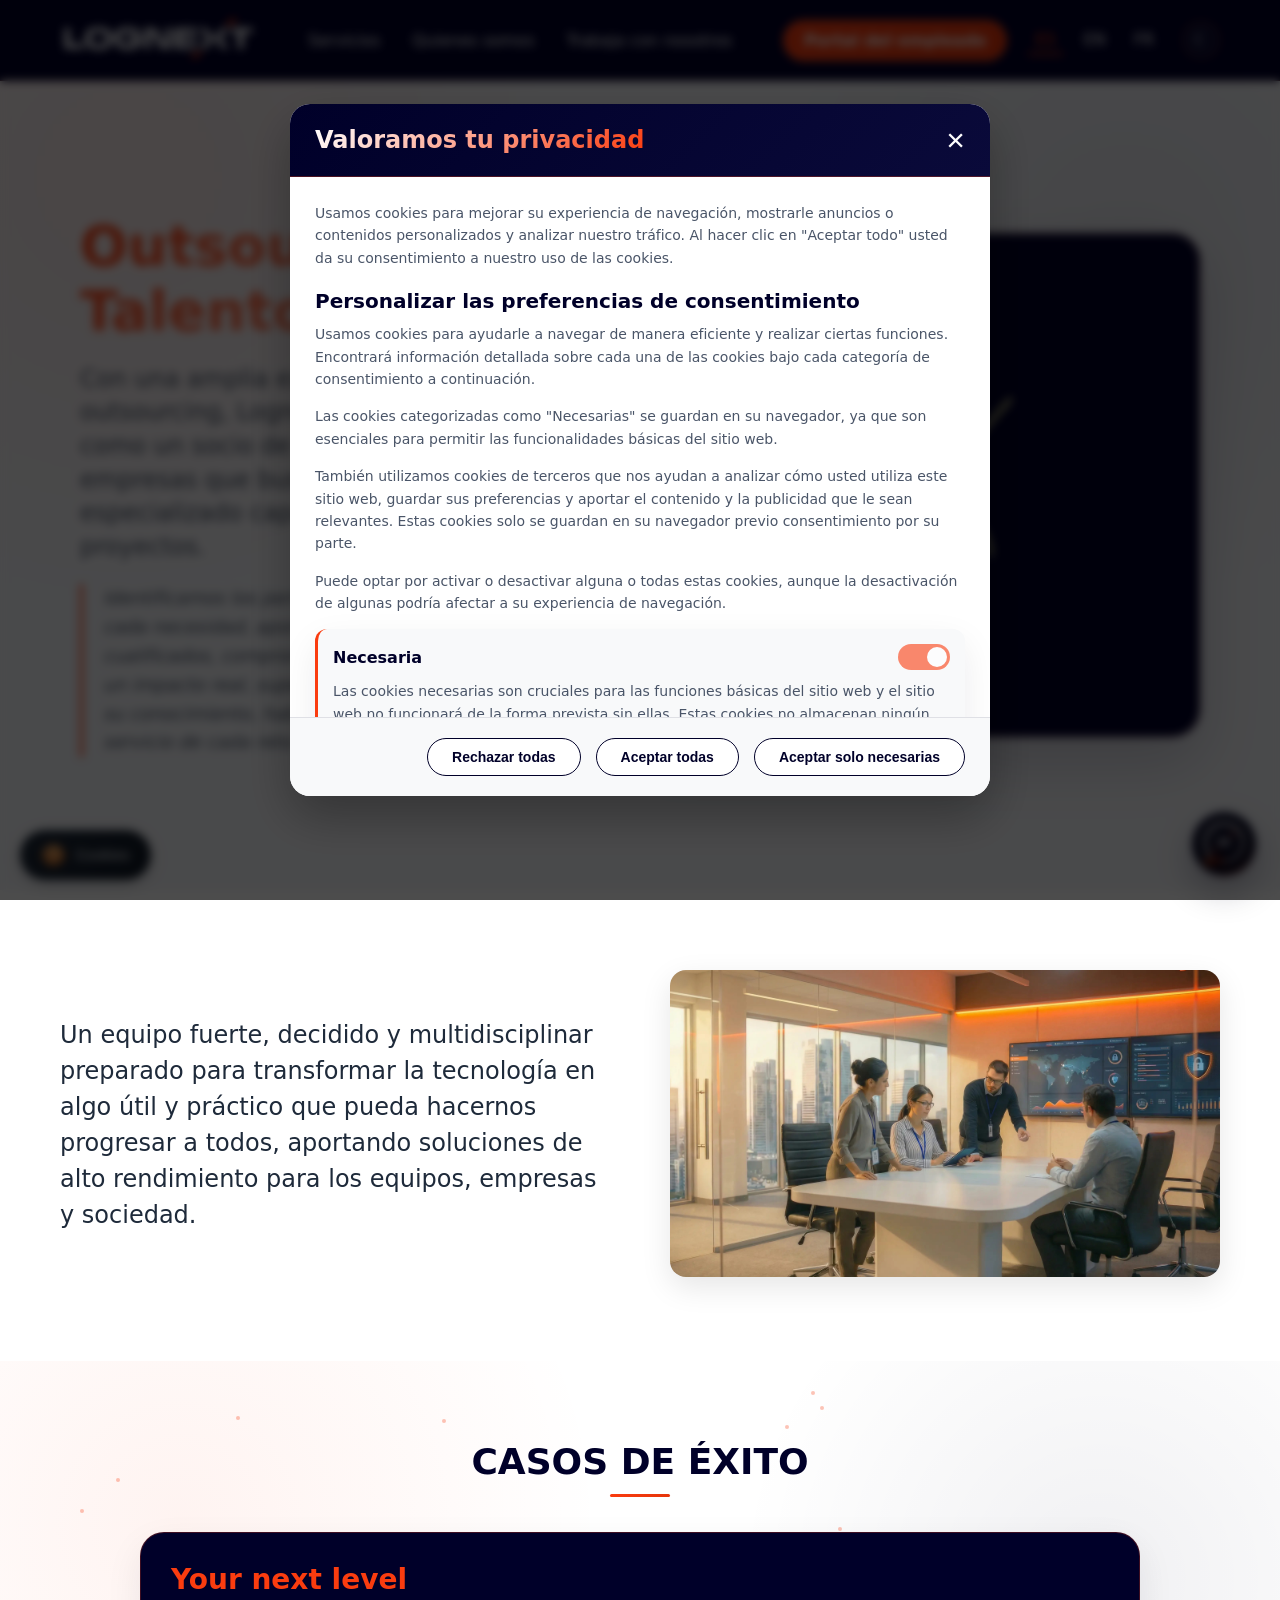
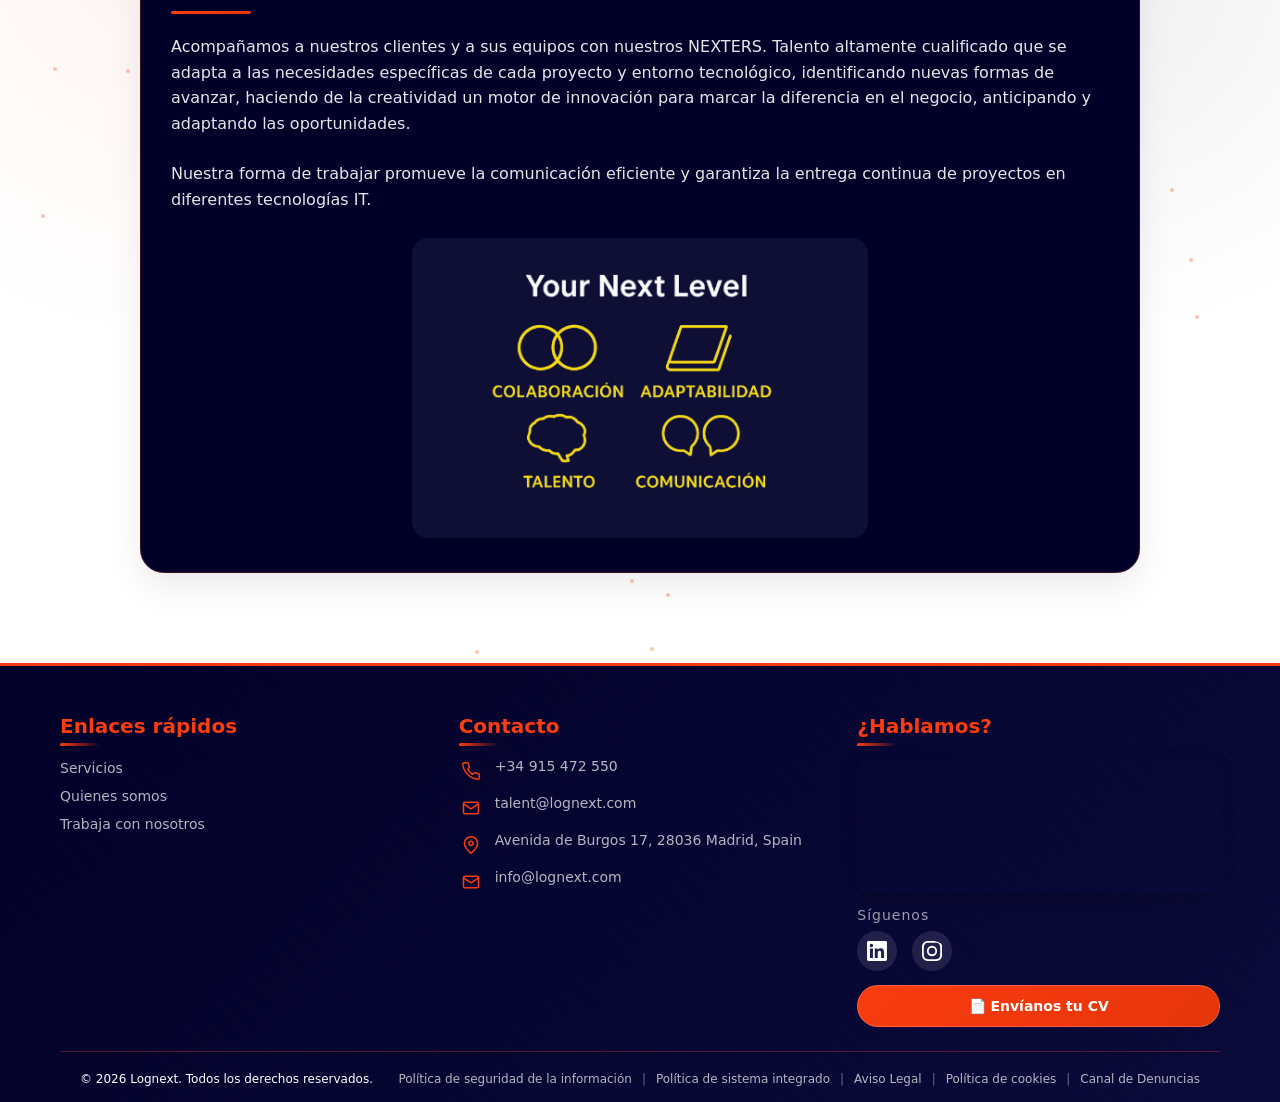
<file: servicios/outsourcing.html>
<!doctype html>
<html lang="es">
  <head>
    <meta charset="UTF-8" />
    <meta name="viewport" content="width=device-width, initial-scale=1.0" />
    <title>Outsourcing de talento IT | Lognext</title>
    <meta
      name="description"
      content="Incorporamos talento tecnológico especializado para reforzar equipos, apoyar proyectos y responder con flexibilidad a necesidades concretas."
    />
    <!-- Favicon -->
    <link
      rel="icon"
      type="image/png"
      sizes="32x32"
      href="../assets/img/favicon/favicon-3.png"
    />
    <link
      rel="icon"
      type="image/png"
      sizes="16x16"
      href="../assets/img/favicon/favicon-3.png"
    />
    <link rel="apple-touch-icon" href="../assets/img/favicon/favicon-3.png" />
    <link rel="stylesheet" href="../assets/css/styles.css" />
    <link rel="stylesheet" href="../assets/css/chatbot.css" />
  </head>
  <body>
    <div class="site-intro" id="siteIntro" aria-hidden="true">
      <div class="site-intro__backdrop"></div>
      <img
        src="../assets/img/LOGNEXT_simbolo_negativo.png"
        alt=""
        class="site-intro__symbol"
        aria-hidden="true"
      />
    </div>

    <header class="site-header">
      <div class="container">
        <a href="../index.html" class="logo">
          <img
            src="../assets/img/lognext-logo-transparente.png"
            alt="Lognext"
          />
        </a>

        <nav class="main-nav">
          <ul class="menu">
            <li class="menu-item has-dropdown">
              <a href="../index.html#servicios" data-i18n="nav_servicios"
                >Servicios</a
              >
              <ul class="submenu">
                <li>
                  <a href="ia.html" class="submenu-item" data-i18n="submenu_ia"
                    >Inteligencia Artificial</a
                  >
                </li>
                <li>
                  <a
                    href="ams.html"
                    class="submenu-item"
                    data-i18n="submenu_ams"
                    >Application Management Services</a
                  >
                </li>
                <li>
                  <a
                    href="ims.html"
                    class="submenu-item"
                    data-i18n="submenu_ims"
                    >Infrastructure Management Services</a
                  >
                </li>
                <li>
                  <a
                    href="ciberseguridad.html"
                    class="submenu-item"
                    data-i18n="submenu_agile"
                    >Ciberseguridad</a
                  >
                </li>
                <li>
                  <a
                    href="outsourcing.html"
                    class="submenu-item"
                    data-i18n="submenu_outsourcing"
                    >Outsourcing de Talento</a
                  >
                </li>
              </ul>
            </li>
            <li>
              <a href="../quienes-somos.html" data-i18n="nav_quienes_somos"
                >Quienes somos</a
              >
            </li>
            <li>
              <a href="../trabaja-con-nosotros.html" data-i18n="nav_trabaja"
                >Trabaja con nosotros</a
              >
            </li>
          </ul>

          <div class="mobile-actions">
            <a href="https://w3.cezanneondemand.com/CezanneOnDemand/-/LOGNEXT/Account/LogIn?ReturnUrl=%7E%2F-%2FLOGNEXT" target="_blank" class="employee-portal" data-i18n="btn_portal">Portal del empleado</a>
            <div class="language-switcher mobile">
              <a href="#" class="active">ES</a>
              <a href="#">EN</a>
              <a href="#">FR</a>
            </div>
            <button class="theme-toggle theme-toggle--mobile" type="button" aria-label="Cambiar a tema oscuro" aria-pressed="false">
              <span class="theme-toggle__icon" aria-hidden="true">☾</span>
            </button>
          </div>

          <div class="mobile-footer-info">
            <div class="mobile-info-card">
              <h4 class="mobile-info-title" data-i18n="mobile_quieres_trabajar">¿Quieres trabajar con nosotros?</h4>
              <div class="mobile-info-contact">
                <p><span class="info-icon footer-contact-icon" aria-hidden="true"><svg viewBox="0 0 24 24" focusable="false"><path d="M22 16.92v3a2 2 0 0 1-2.18 2 19.79 19.79 0 0 1-8.63-3.07 19.5 19.5 0 0 1-6-6 19.79 19.79 0 0 1-3.07-8.67A2 2 0 0 1 4.11 2h3a2 2 0 0 1 2 1.72c.13.96.36 1.9.7 2.81a2 2 0 0 1-.45 2.11L8.09 9.91a16 16 0 0 0 6 6l1.27-1.27a2 2 0 0 1 2.11-.45c.91.34 1.85.57 2.81.7A2 2 0 0 1 22 16.92z" /></svg></span> +34 915 472 550</p>
                <p><span class="info-icon footer-contact-icon" aria-hidden="true"><svg viewBox="0 0 24 24" focusable="false"><rect x="3" y="5" width="18" height="14" rx="2" /><path d="m3 7 9 6 9-6" /></svg></span> talent@lognext.com</p>
              </div>
            </div>
            <div class="mobile-info-card">
              <h4 class="mobile-info-title" data-i18n="mobile_hablamos">¿Hablamos?</h4>
              <div class="mobile-info-contact">
                <p><span class="info-icon footer-contact-icon" aria-hidden="true"><svg viewBox="0 0 24 24" focusable="false"><path d="M22 16.92v3a2 2 0 0 1-2.18 2 19.79 19.79 0 0 1-8.63-3.07 19.5 19.5 0 0 1-6-6 19.79 19.79 0 0 1-3.07-8.67A2 2 0 0 1 4.11 2h3a2 2 0 0 1 2 1.72c.13.96.36 1.9.7 2.81a2 2 0 0 1-.45 2.11L8.09 9.91a16 16 0 0 0 6 6l1.27-1.27a2 2 0 0 1 2.11-.45c.91.34 1.85.57 2.81.7A2 2 0 0 1 22 16.92z" /></svg></span> +34 915 472 550</p>
                <p>
                  <span class="info-icon footer-contact-icon" aria-hidden="true"><svg viewBox="0 0 24 24" focusable="false"><path d="M20 10c0 5-8 12-8 12S4 15 4 10a8 8 0 1 1 16 0Z" /><circle cx="12" cy="10" r="2.5" /></svg></span> Avenida de Burgos 17, 28036
                  Madrid
                </p>
                <p><span class="info-icon footer-contact-icon" aria-hidden="true"><svg viewBox="0 0 24 24" focusable="false"><rect x="3" y="5" width="18" height="14" rx="2" /><path d="m3 7 9 6 9-6" /></svg></span> info@lognext.com</p>
              </div>
            </div>
          </div>
        </nav>

        <div class="desktop-actions">
          <a href="https://w3.cezanneondemand.com/CezanneOnDemand/-/LOGNEXT/Account/LogIn?ReturnUrl=%7E%2F-%2FLOGNEXT" target="_blank" class="employee-portal" data-i18n="btn_portal">Portal del empleado</a>
          <div class="language-switcher">
            <a href="#" class="active">ES</a>
            <a href="#">EN</a>
            <a href="#">FR</a>
          </div>
          <button class="theme-toggle theme-toggle--desktop" type="button" aria-label="Cambiar a tema oscuro" aria-pressed="false">
            <span class="theme-toggle__icon" aria-hidden="true">☾</span>
          </button>
        </div>

        <button class="menu-toggle" aria-label="Abrir menú de navegación">
          <span></span>
          <span></span>
          <span></span>
        </button>
      </div>
    </header>

    <main>
      <section class="service-hero">
        <div class="circle-1"></div>
        <div class="circle-2"></div>
        <div class="circle-3"></div>
        <div class="service-hero-content">
          <div class="service-hero-text">
            <h1 class="animated-gradient-text" data-i18n="outsourcing_title">
              Outsourcing de Talento
            </h1>
            <h2 data-i18n="outsourcing_subtitle">
              Con una amplia experiencia en outsourcing, Lognext se ha
              consolidado como un socio de confianza para las empresas que
              buscan talento especializado capaz de impulsar sus proyectos.
            </h2>
            <p class="hero-quote" data-i18n="outsourcing_quote">
              "Identificamos los perfiles IT que mejor se adaptan a cada
              necesidad, aportando profesionales cualificados, comprometidos y
              orientados a generar un impacto real, superando expectativas y
              poniendo su conocimiento, habilidades y experiencia al servicio de
              cada reto."
            </p>
          </div>
          <div class="service-hero-image">
            <img
              src="../assets/img/imgindex/outsourcing.png"
              alt="Outsourcing de Talento"
            />
          </div>
        </div>
      </section>

      <section class="service-section">
        <div class="container">
          <div class="service-two-columns scroll-reveal">
            <div class="service-text-col">
              <p data-i18n="outsourcing_section1">
                Un equipo fuerte, decidido y multidisciplinar preparado para
                transformar la tecnología en algo útil y práctico que pueda
                hacernos progresar a todos, aportando soluciones de alto
                rendimiento para los equipos, empresas y sociedad.
              </p>
            </div>
            <div class="service-image-col">
              <img
                src="../assets/img/outsourcingCE/Rendre design humain2.jpeg"
                alt="Equipo de talento"
                class="service-img-hover"
              />
            </div>
          </div>
        </div>
      </section>

      <section class="service-casos-full">
        <div class="container">
          <h2 class="section-title scroll-reveal" data-i18n="casos_title">
            CASOS DE ÉXITO
          </h2>

          <div class="casos-list">
            <div class="caso-item scroll-reveal">
              <h3 data-i18n="outsourcing_caso1_title">Your next level</h3>
              <div class="caso-divider"></div>
              <p data-i18n="outsourcing_caso1_desc1">
                Acompañamos a nuestros clientes y a sus equipos con nuestros
                NEXTERS. Talento altamente cualificado que se adapta a las
                necesidades específicas de cada proyecto y entorno tecnológico,
                identificando nuevas formas de avanzar, haciendo de la
                creatividad un motor de innovación para marcar la diferencia en
                el negocio, anticipando y adaptando las oportunidades.
              </p>
              <p data-i18n="outsourcing_caso1_desc2">
                Nuestra forma de trabajar promueve la comunicación eficiente y
                garantiza la entrega continua de proyectos en diferentes
                tecnologías IT.
              </p>
              <div class="caso-image">
                <img
                  src="../assets/img/outsourcingCE/outsourcingCE.png"
                  alt="Your next level"
                  class="service-img-hover"
                />
              </div>
            </div>
          </div>
        </div>
      </section>
    </main>

    <footer class="site-footer service-footer">
      <div class="footer-container">
        <div class="footer-grid">
          <div class="footer-col footer-col-links">
            <h3 class="footer-title" data-i18n="footer_enlaces_rapidos">
              Enlaces rápidos
            </h3>
            <ul class="footer-links">
              <li>
                <a href="../index.html#servicios" data-i18n="nav_servicios"
                  >Servicios</a
                >
              </li>
              <li>
                <a href="../quienes-somos.html" data-i18n="nav_quienes_somos"
                  >Quiénes somos</a
                >
              </li>
              <li>
                <a href="../trabaja-con-nosotros.html" data-i18n="nav_trabaja"
                  >Trabaja con nosotros</a
                >
              </li>
            </ul>
          </div>
          <div class="footer-col footer-col-contact">
            <h3 class="footer-title" data-i18n="footer_contacto">Contacto</h3>
            <ul class="footer-contact">
              <li class="contact-item">
                <span class="contact-icon footer-contact-icon" aria-hidden="true"><svg viewBox="0 0 24 24" focusable="false"><path d="M22 16.92v3a2 2 0 0 1-2.18 2 19.79 19.79 0 0 1-8.63-3.07 19.5 19.5 0 0 1-6-6 19.79 19.79 0 0 1-3.07-8.67A2 2 0 0 1 4.11 2h3a2 2 0 0 1 2 1.72c.13.96.36 1.9.7 2.81a2 2 0 0 1-.45 2.11L8.09 9.91a16 16 0 0 0 6 6l1.27-1.27a2 2 0 0 1 2.11-.45c.91.34 1.85.57 2.81.7A2 2 0 0 1 22 16.92z" /></svg></span
                ><a href="tel:+34915472550" class="contact-link"
                  >+34 915 472 550</a
                >
              </li>
              <li class="contact-item">
                <span class="contact-icon footer-contact-icon" aria-hidden="true"><svg viewBox="0 0 24 24" focusable="false"><rect x="3" y="5" width="18" height="14" rx="2" /><path d="m3 7 9 6 9-6" /></svg></span
                ><a href="mailto:talent@lognext.com" class="contact-link"
                  >talent@lognext.com</a
                >
              </li>
              <li class="contact-item">
                <span class="contact-icon footer-contact-icon" aria-hidden="true"><svg viewBox="0 0 24 24" focusable="false"><path d="M20 10c0 5-8 12-8 12S4 15 4 10a8 8 0 1 1 16 0Z" /><circle cx="12" cy="10" r="2.5" /></svg></span
                ><a
                  href="https://maps.google.com/?q=Avenida+de+Burgos+17+Madrid+Spain"
                  target="_blank"
                  class="contact-link location-link"
                  >Avenida de Burgos 17, 28036 Madrid, Spain</a
                >
              </li>
              <li class="contact-item">
                <span class="contact-icon footer-contact-icon" aria-hidden="true"><svg viewBox="0 0 24 24" focusable="false"><rect x="3" y="5" width="18" height="14" rx="2" /><path d="m3 7 9 6 9-6" /></svg></span
                ><a href="mailto:info@lognext.com" class="contact-link"
                  >info@lognext.com</a
                >
              </li>
            </ul>
          </div>
          <div class="footer-col footer-col-map">
            <h3 class="footer-title" data-i18n="footer_hablamos">¿Hablamos?</h3>
            <div class="footer-map">
              <iframe
                src="https://www.google.com/maps/embed?pb=!1m18!1m12!1m3!1d3037.543167168951!2d-3.671360984603811!3d40.43037697936105!2m3!1f0!2f0!3f0!3m2!1i1024!2i768!4f13.1!3m3!1m2!1s0xd4229b5a2c12e2b%3A0x2b5c5e5e5e5e5e5e!2sAv.%20de%20Burgos%2C%2017%2C%2028036%20Madrid!5e0!3m2!1ses!2ses!4v1700000000000!5m2!1ses!2ses"
                width="100%"
                height="150"
                style="border: 0; border-radius: 12px"
                allowfullscreen=""
                loading="lazy"
              ></iframe>
            </div>
            <div class="footer-social">
              <h4 class="social-title" data-i18n="footer_siguenos">Síguenos</h4>
              <div class="social-icons">
                <a
                  href="https://linkedin.com/company/lognext"
                  target="_blank"
                  class="social-link linkedin"
                  ><svg
                    xmlns="http://www.w3.org/2000/svg"
                    width="20"
                    height="20"
                    viewBox="0 0 24 24"
                    fill="currentColor"
                  >
                    <path
                      d="M20.447 20.452h-3.554v-5.569c0-1.328-.027-3.037-1.852-3.037-1.853 0-2.136 1.445-2.136 2.939v5.667H9.351V9h3.414v1.561h.046c.477-.9 1.637-1.85 3.37-1.85 3.601 0 4.267 2.37 4.267 5.455v6.286zM5.337 7.433c-1.144 0-2.063-.926-2.063-2.065 0-1.138.92-2.063 2.063-2.063 1.14 0 2.064.925 2.064 2.063 0 1.139-.925 2.065-2.064 2.065zm1.782 13.019H3.555V9h3.564v11.452zM22.225 0H1.771C.792 0 0 .774 0 1.729v20.542C0 23.227.792 24 1.771 24h20.451c.979 0 1.771-.773 1.771-1.729V1.729C24 .774 23.204 0 22.225 0z"
                    /></svg></a
                ><a
                  href="https://instagram.com/lognext_tech"
                  target="_blank"
                  class="social-link instagram"
                  ><svg
                    xmlns="http://www.w3.org/2000/svg"
                    width="20"
                    height="20"
                    viewBox="0 0 24 24"
                    fill="currentColor"
                  >
                    <path
                      d="M12 2.163c3.204 0 3.584.012 4.85.07 1.366.062 2.633.336 3.608 1.311.975.975 1.249 2.242 1.311 3.608.058 1.266.07 1.646.07 4.85s-.012 3.584-.07 4.85c-.062 1.366-.336 2.633-1.311 3.608-.975.975-2.242 1.249-3.608 1.311-1.266.058-1.646.07-4.85.07s-3.584-.012-4.85-.07c-1.366-.062-2.633-.336-3.608-1.311-.975-.975-1.249-2.242-1.311-3.608-.058-1.266-.07-1.646-.07-4.85s.012-3.584.07-4.85c.062-1.366.336-2.633 1.311-3.608.975-.975 2.242-1.249 3.608-1.311 1.266-.058 1.646-.07 4.85-.07zM12 0C8.741 0 8.332.014 7.052.072 5.775.132 4.905.332 4.14.659c-.789.335-1.457.787-2.124 1.454-.667.667-1.119 1.335-1.454 2.124-.327.765-.527 1.635-.587 2.912C.014 8.332 0 8.741 0 12s.014 3.668.072 4.948c.06 1.277.26 2.147.587 2.912.335.789.787 1.457 1.454 2.124.667.667 1.335 1.119 2.124 1.454.765.327 1.635.527 2.912.587 1.28.058 1.689.072 4.948.072s3.668-.014 4.948-.072c1.277-.06 2.147-.26 2.912-.587.789-.335 1.457-.787 2.124-1.454.667-.667 1.119-1.335 1.454-2.124.327-.765.527-1.635.587-2.912.058-1.28.072-1.689.072-4.948s-.014-3.668-.072-4.948c-.06-1.277-.26-2.147-.587-2.912-.335-.789-.787-1.457-2.124-1.454-.667-.667-1.335-1.119-2.124-1.454-.765-.327-1.635-.527-2.912-.587C15.668.014 15.259 0 12 0zm0 5.838a6.162 6.162 0 100 12.324 6.162 6.162 0 000-12.324zM12 16a4 4 0 110-8 4 4 0 010 8z"
                    /></svg
                ></a>
              </div>
            </div>
            <div class="footer-cv">
              <a
                href="mailto:talent@lognext.com?subject=Solicitud%20de%20empleo%20-%20CV&body=Hola%2C%20me%20llamo%20%5BNombre%5D%20y%20me%20gustar%C3%ADa%20enviaros%20mi%20CV%20para%20formar%20parte%20de%20Lognext.%0A%0A%F0%9F%93%8C%20Mi%20tel%C3%A9fono%3A%20%0A%F0%9F%93%A7%20Mi%20email%3A%20%0A%0A%F0%9F%92%BC%20Adjunto%20mi%20CV%20a%20este%20correo.%0A%0A%F0%9F%99%8F%20Quedo%20a%20la%20espera%20de%20su%20respuesta.%0A%0A%F0%9F%93%8D%20Un%20saludo."
                class="btn-cv-simple"
                data-i18n="footer_cv_btn"
                >📄 Envíanos tu CV</a
              >
            </div>
          </div>
        </div>
        <div class="footer-bottom">
          <div class="footer-bottom-container">
            <p class="copyright" data-i18n="footer_copyright">
              &copy; 2026 Lognext. Todos los derechos reservados.
            </p>
            <div class="legal-links">
              <a
                href="../assets/docs/politica-seguridad.pdf"
                target="_blank"
                class="legal-link"
                 data-i18n="legal_link_security">Política de seguridad de la información</a
              >
              <span class="legal-separator">|</span>
              <a
                href="../assets/docs/politica-sistema-integrado.pdf"
                target="_blank"
                class="legal-link"
                 data-i18n="legal_link_integrated">Política de sistema integrado</a
              >
              <span class="legal-separator">|</span>
              <a href="../enlaces-legales/aviso-legal.html" class="legal-link"
                 data-i18n="legal_link_legal_notice">Aviso Legal</a
              >
              <span class="legal-separator">|</span>
              <a
                href="../enlaces-legales/politica-cookies.html"
                class="legal-link"
                 data-i18n="legal_link_cookies">Política de cookies</a
              >
              <span class="legal-separator">|</span>
              <a
                href="../enlaces-legales/canal-denuncias.html"
                class="legal-link"
                 data-i18n="legal_link_whistleblowing">Canal de Denuncias</a
              >
            </div>
          </div>
        </div>
      </div>
    </footer>

        <!-- ========== BOTÓN FLOTANTE DE COOKIES ========== -->
<div class="cookie-btn-fixed" id="cookieBtn">
  <span class="cookie-icon">🍪</span>
  <span class="cookie-text" data-i18n="cookie_btn">Cookies</span>
</div>

<!-- ========== MODAL DE COOKIES ========== -->
<div id="cookieModal" class="cookie-modal">
  <div class="cookie-modal-content">
    <div class="cookie-modal-header">
      <h2 data-i18n="cookie_modal_title">Valoramos tu privacidad</h2>
      <button class="cookie-modal-close" id="closeCookieModal" aria-label="Cerrar preferencias de cookies">&times;</button>
    </div>
    
    <div class="cookie-modal-body">
      <p data-i18n="cookie_modal_intro">Usamos cookies para mejorar su experiencia de navegación, mostrarle anuncios o contenidos personalizados y analizar nuestro tráfico. Al hacer clic en "Aceptar todo" usted da su consentimiento a nuestro uso de las cookies.</p>
      
      <h3 data-i18n="cookie_modal_preferences_title">Personalizar las preferencias de consentimiento</h3>
      <p data-i18n="cookie_modal_preferences_intro">Usamos cookies para ayudarle a navegar de manera eficiente y realizar ciertas funciones. Encontrará información detallada sobre cada una de las cookies bajo cada categoría de consentimiento a continuación.</p>
      
      <p data-i18n="cookie_modal_necessary_intro">Las cookies categorizadas como "Necesarias" se guardan en su navegador, ya que son esenciales para permitir las funcionalidades básicas del sitio web.</p>
      
      <p data-i18n="cookie_modal_third_party">También utilizamos cookies de terceros que nos ayudan a analizar cómo usted utiliza este sitio web, guardar sus preferencias y aportar el contenido y la publicidad que le sean relevantes. Estas cookies solo se guardan en su navegador previo consentimiento por su parte.</p>
      
      <p data-i18n="cookie_modal_toggle_note">Puede optar por activar o desactivar alguna o todas estas cookies, aunque la desactivación de algunas podría afectar a su experiencia de navegación.</p>
      
      <!-- Categorías de cookies -->
      <div class="cookie-category">
        <div class="cookie-category-header">
          <span class="cookie-category-name" data-i18n="cookie_category_necessary">Necesaria</span>
          <label class="cookie-switch">
            <input type="checkbox" class="cookie-checkbox" id="cookieNecessary" checked disabled>
            <span class="cookie-slider"></span>
          </label>
        </div>
        <p class="cookie-category-desc" data-i18n="cookie_desc_necessary">Las cookies necesarias son cruciales para las funciones básicas del sitio web y el sitio web no funcionará de la forma prevista sin ellas. Estas cookies no almacenan ningún dato de identificación personal.</p>
      </div>
      
      <div class="cookie-category">
        <div class="cookie-category-header">
          <span class="cookie-category-name" data-i18n="cookie_category_functional">Funcional</span>
          <label class="cookie-switch">
            <input type="checkbox" class="cookie-checkbox" id="cookieFunctional">
            <span class="cookie-slider"></span>
          </label>
        </div>
        <p class="cookie-category-desc" data-i18n="cookie_desc_functional">Las cookies funcionales ayudan a realizar ciertas funcionalidades, como compartir el contenido del sitio web en plataformas de redes sociales, recopilar comentarios y otras características de terceros.</p>
      </div>
      
      <div class="cookie-category">
        <div class="cookie-category-header">
          <span class="cookie-category-name" data-i18n="cookie_category_analytics">Analítica</span>
          <label class="cookie-switch">
            <input type="checkbox" class="cookie-checkbox" id="cookieAnalytics">
            <span class="cookie-slider"></span>
          </label>
        </div>
        <p class="cookie-category-desc" data-i18n="cookie_desc_analytics">Las cookies analíticas se utilizan para comprender cómo interactúan los visitantes con el sitio web. Estas cookies ayudan a proporcionar información sobre métricas el número de visitantes, el porcentaje de rebote, la fuente de tráfico, etc.</p>
      </div>
      
      <div class="cookie-category">
        <div class="cookie-category-header">
          <span class="cookie-category-name" data-i18n="cookie_category_performance">El rendimiento</span>
          <label class="cookie-switch">
            <input type="checkbox" class="cookie-checkbox" id="cookiePerformance">
            <span class="cookie-slider"></span>
          </label>
        </div>
        <p class="cookie-category-desc" data-i18n="cookie_desc_performance">Las cookies de rendimiento se utilizan para comprender y analizar los índices de rendimiento clave del sitio web, lo que ayuda a proporcionar una mejor experiencia de usuario para los visitantes.</p>
      </div>
      
      <div class="cookie-category">
        <div class="cookie-category-header">
          <span class="cookie-category-name" data-i18n="cookie_category_advertising">Anuncio</span>
          <label class="cookie-switch">
            <input type="checkbox" class="cookie-checkbox" id="cookieAdvertising">
            <span class="cookie-slider"></span>
          </label>
        </div>
        <p class="cookie-category-desc" data-i18n="cookie_desc_advertising">Las cookies publicitarias se utilizan para entregar a los visitantes anuncios personalizados basados en las páginas que visitaron antes y analizar la efectividad de la campaña publicitaria.</p>
      </div>
    </div>
    
    <div class="cookie-modal-footer">
      <button class="cookie-btn cookie-btn-reject" id="rejectAllCookies" data-i18n="cookie_reject_all">Rechazar todas</button>
      <button class="cookie-btn cookie-btn-accept" id="acceptAllCookies" data-i18n="cookie_accept_all">Aceptar todas</button>
      <button class="cookie-btn cookie-btn-necessary" id="acceptNecessaryCookies" data-i18n="cookie_accept_necessary">Aceptar solo necesarias</button>
    </div>
  </div>
</div>

    <script src="../assets/js/translations.js"></script>
    <script src="../assets/js/main.js"></script>
    <script src="../assets/js/chatbot.js"></script>
  </body>
</html>
</file>
<file: assets/css/global.css>
﻿/* RESET */
* {
  margin: 0;
  padding: 0;
  box-sizing: border-box;
}

body {
  font-family: 'Segoe UI', 'Inter', system-ui, -apple-system, sans-serif;
  background-color: #ffffff;
  color: #1e2a3a;
  overflow-x: hidden;
  display: flex;
  flex-direction: column;
  min-height: 100vh;
}

/* ========== ANIMATED GRADIENT TEXT (reusable) ========== */
/*
  Premium animated gradient that renders ONLY inside glyphs.
  Usage: add class="animated-gradient-text" to any heading/span.
*/
.animated-gradient-text {
  color: #FA3C0F; /* fallback if background-clip unsupported */
  -webkit-text-fill-color: transparent;
  -webkit-background-clip: text;
  background-clip: text;

  /* Base gradient + subtle shine layer (both clipped to text) */
  background-image:
    linear-gradient(
      110deg,
      #7C3AED 0%,
      #22D3EE 35%,
      #3B82F6 70%,
      #A855F7 100%
    ),
    linear-gradient(
      120deg,
      rgba(255, 255, 255, 0) 0%,
      rgba(255, 255, 255, 0.55) 45%,
      rgba(255, 255, 255, 0) 60%
    );

  background-size: 220% 100%, 60% 100%;
  background-position: 0% 50%, -80% 50%;
  background-repeat: no-repeat;

  animation: animatedGradientFlow 12s ease-in-out infinite;
  will-change: background-position;
}

@keyframes animatedGradientFlow {
  0% {
    background-position: 0% 50%, -80% 50%;
  }
  50% {
    background-position: 100% 50%, 120% 50%;
  }
  100% {
    background-position: 0% 50%, 220% 50%;
  }
}

@media (prefers-reduced-motion: reduce) {
  .animated-gradient-text {
    animation: none;
    background-position: 50% 50%, 50% 50%;
  }
}

main {
  flex: 1;
}

.container {
  max-width: 1200px;
  margin: 0 auto;
  padding: 0 20px;
}

/* ========== SHARED SECTION UTILITIES ========== */
.section-title {
  font-size: 36px;
  font-weight: 700;
  color: #000029;
  text-align: center;
  margin-bottom: 50px;
  position: relative;
  display: inline-block;
  width: 100%;
}

.section-title::after {
  content: '';
  position: absolute;
  bottom: -15px;
  left: 50%;
  transform: translateX(-50%);
  width: 60px;
  height: 3px;
  background: linear-gradient(90deg, #FA3C0F, #e6350a);
  border-radius: 3px;
}

/* ========== SCROLL REVEAL ========== */
.scroll-reveal {
  opacity: 0;
  transform: translateY(30px);
  transition: all 0.8s ease;
}

.scroll-reveal.revealed {
  opacity: 1;
  transform: translateY(0);
}

/* ========== HEADER ========== */
.site-header {
  position: fixed;
  width: 100%;
  top: 0;
  background: #000029;
  z-index: 1000;
  border-bottom: 1px solid rgba(250, 60, 15, 0.2);
  transition: all 0.3s ease;
}

.site-header .container {
  display: flex;
  align-items: center;
  justify-content: space-between;
  height: 80px;
}

.logo img {
  height: 45px;
  transition: transform 0.3s ease;
}

.logo:hover img {
  transform: scale(1.05);
}

.desktop-actions {
  display: flex;
  align-items: center;
  gap: 20px;
}

.mobile-actions {
  display: none;
}

.main-nav {
  flex: 1;
  display: flex;
  justify-content: center;
  align-items: center;
}

.menu {
  list-style: none;
  display: flex;
  gap: 32px;
}

@media (min-width: 769px) and (max-width: 1100px) {
  .menu {
    gap: 20px;
  }
}

.menu a {
  text-decoration: none;
  color: #ffffff;
  font-weight: 500;
  transition: color 0.3s ease;
  position: relative;
}

.menu a::after {
  content: '';
  position: absolute;
  bottom: -5px;
  left: 0;
  width: 0;
  height: 2px;
  background: #FA3C0F;
  transition: width 0.3s ease;
}

.menu a:hover::after {
  width: 100%;
}

.menu a:hover {
  color: #FA3C0F;
}

.has-dropdown {
  position: relative;
}

.submenu {
  position: absolute;
  top: 100%;
  left: 0;
  background: #000029;
  display: none;
  flex-direction: column;
  min-width: 280px;
  border: 1px solid rgba(250, 60, 15, 0.3);
  border-radius: 8px;
  padding: 12px 0;
  box-shadow: 0 10px 30px rgba(0, 0, 0, 0.2);
}

.submenu li {
  list-style: none;
}

.submenu a {
  display: block;
  padding: 10px 20px;
  color: #ffffff;
  transition: all 0.3s ease;
}

.submenu a:hover {
  background: rgba(250, 60, 15, 0.1);
  padding-left: 28px;
  color: #FA3C0F;
}

.service-submenu-item {
  position: relative;
}

.service-submenu-row {
  display: flex;
  align-items: stretch;
}

.service-submenu-row .submenu-item {
  flex: 1;
}

.service-submenu-toggle {
  width: 42px;
  border: 0;
  background: transparent;
  color: #ffffff;
  font-size: 22px;
  line-height: 1;
  cursor: pointer;
  pointer-events: none;
  transition: color 0.3s ease, transform 0.3s ease;
}

.service-submenu-list {
  display: none;
  position: absolute;
  top: 0;
  left: 100%;
  min-width: 190px;
  list-style: none;
  background: #000029;
  border: 1px solid rgba(250, 60, 15, 0.3);
  border-radius: 8px;
  padding: 8px 0;
  box-shadow: 0 10px 30px rgba(0, 0, 0, 0.2);
}

.service-submenu-item:hover > .service-submenu-list {
  display: block;
}

.service-submenu-item:hover .service-submenu-toggle {
  color: #FA3C0F;
  transform: translateX(3px);
}

.submenu-child-item {
  white-space: nowrap;
}

.has-dropdown:hover .submenu {
  display: flex;
  animation: fadeInDown 0.3s ease;
}

@keyframes fadeInDown {
  from {
    opacity: 0;
    transform: translateY(-10px);
  }
  to {
    opacity: 1;
    transform: translateY(0);
  }
}

.employee-portal {
  background: linear-gradient(135deg, #FA3C0F, #e6350a);
  color: white;
  padding: 10px 20px;
  text-decoration: none;
  border-radius: 30px;
  font-weight: 600;
  transition: all 0.3s ease;
  border: 1px solid rgba(255, 255, 255, 0.2);
  white-space: nowrap;
}

.employee-portal:hover {
  transform: translateY(-2px);
  box-shadow: 0 5px 15px rgba(250, 60, 15, 0.4);
  background: linear-gradient(135deg, #e6350a, #FA3C0F);
}

.language-switcher {
  display: flex;
  gap: 12px;
}

.language-switcher a {
  text-decoration: none;
  color: #ffffff;
  font-weight: 500;
  transition: all 0.3s ease;
  padding: 4px 8px;
  border-radius: 4px;
}

.language-switcher a:hover {
  color: #FA3C0F;
}

.language-switcher .active {
  color: #FA3C0F;
  border-bottom: 2px solid #FA3C0F;
}

.menu-toggle {
  display: none;
  background: none;
  border: none;
  cursor: pointer;
  padding: 10px;
  z-index: 1001;
}

.menu-toggle span {
  display: block;
  width: 25px;
  height: 3px;
  background: #FA3C0F;
  margin: 5px 0;
  transition: all 0.3s ease;
  border-radius: 3px;
}

.menu-toggle.active span:nth-child(1) {
  transform: rotate(45deg) translate(5px, 5px);
}

.menu-toggle.active span:nth-child(2) {
  opacity: 0;
}

.menu-toggle.active span:nth-child(3) {
  transform: rotate(-45deg) translate(7px, -6px);
}

/* ========== FOOTER ========== */
.site-footer {
  background: linear-gradient(135deg, #000029 0%, #0a0a3a 100%);
  position: relative;
  padding: 60px 0 20px;
  margin-top: 60px;
  border-top: 3px solid #FA3C0F;
  overflow: hidden;
}

/* Footer para pÃ¡ginas de servicios - sin margen superior */
.service-footer {
  margin-top: 0 !important;
}

.site-footer::before {
  content: '';
  position: absolute;
  top: 0;
  left: 0;
  right: 0;
  bottom: 0;
  background-image: repeating-linear-gradient(45deg, rgba(250, 60, 15, 0.02) 0px, rgba(250, 60, 15, 0.02) 2px, transparent 2px, transparent 8px);
  pointer-events: none;
}

.footer-container {
  max-width: 1200px;
  margin: 0 auto;
  padding: 0 20px;
  position: relative;
  z-index: 2;
}

.footer-grid {
  display: grid;
  grid-template-columns: repeat(4, 1fr);
  gap: 40px;
  margin-bottom: 40px;
}

.footer-title {
  color: #FA3C0F;
  font-size: 20px;
  font-weight: 700;
  margin-bottom: 20px;
  position: relative;
  display: inline-block;
}

.footer-title::after {
  content: '';
  position: absolute;
  bottom: -8px;
  left: 0;
  width: 40px;
  height: 3px;
  background: linear-gradient(90deg, #FA3C0F, transparent);
  border-radius: 3px;
}

.footer-text {
  color: rgba(255, 255, 255, 0.8);
  font-size: 14px;
  line-height: 1.6;
  margin-top: 10px;
}

.footer-links {
  list-style: none;
  padding: 0;
}

.footer-links li {
  margin-bottom: 12px;
}

.footer-links a {
  color: rgba(255, 255, 255, 0.7);
  text-decoration: none;
  transition: all 0.3s ease;
  font-size: 14px;
  position: relative;
  display: inline-block;
}

.footer-links a::before {
  content: '\203A';
  position: absolute;
  left: -15px;
  opacity: 0;
  transition: all 0.3s ease;
  color: #FA3C0F;
}

.footer-links a:hover {
  color: #FA3C0F;
  transform: translateX(5px);
}

.footer-links a:hover::before {
  opacity: 1;
  left: -12px;
}

.footer-contact {
  list-style: none;
  padding: 0;
}

.contact-item {
  display: flex;
  align-items: center;
  gap: 12px;
  margin-bottom: 15px;
}

.contact-icon {
  font-size: 18px;
  width: 28px;
  transition: transform 0.3s ease;
}

.contact-item:hover .contact-icon {
  transform: scale(1.1);
}

.contact-link {
  color: rgba(255, 255, 255, 0.7);
  text-decoration: none;
  font-size: 14px;
  transition: all 0.3s ease;
}

.contact-link:hover {
  color: #FA3C0F;
}

.location-link {
  cursor: pointer;
}

.footer-map {
  margin-bottom: 20px;
  border-radius: 12px;
  overflow: hidden;
  box-shadow: 0 5px 15px rgba(0, 0, 0, 0.2);
  transition: transform 0.3s ease;
}

.footer-map:hover {
  transform: translateY(-3px);
}

.footer-map iframe {
  display: block;
}

.footer-social {
  margin-top: 20px;
}

.social-title {
  color: rgba(255, 255, 255, 0.6);
  font-size: 14px;
  font-weight: 500;
  margin-bottom: 12px;
  letter-spacing: 1px;
}

.social-icons {
  display: flex;
  gap: 15px;
}

.social-link {
  display: flex;
  align-items: center;
  justify-content: center;
  width: 40px;
  height: 40px;
  background: rgba(255, 255, 255, 0.1);
  border-radius: 50%;
  transition: all 0.3s ease;
  color: white;
}

.social-link svg {
  width: 20px;
  height: 20px;
  fill: currentColor;
}

.social-link:hover {
  transform: translateY(-5px);
}

.social-link.linkedin:hover {
  background: #0077b5;
  box-shadow: 0 5px 15px rgba(0, 119, 181, 0.4);
}

.social-link.instagram:hover {
  background: radial-gradient(circle at 30% 110%, #fdf497 0%, #fdf497 5%, #fd5949 45%, #d6249f 60%, #285AEB 90%);
  box-shadow: 0 5px 15px rgba(214, 36, 159, 0.4);
}

.footer-cv {
  margin-top: 20px;
}

.btn-cv-simple {
  display: inline-flex;
  align-items: center;
  justify-content: center;
  gap: 10px;
  width: 100%;
  background: linear-gradient(135deg, #FA3C0F, #e6350a);
  color: white;
  text-decoration: none;
  padding: 12px 20px;
  border-radius: 30px;
  font-weight: 600;
  transition: all 0.3s ease;
  font-size: 14px;
  border: 1px solid rgba(255, 255, 255, 0.2);
  position: relative;
  overflow: hidden;
}

.btn-cv-simple::before {
  content: '';
  position: absolute;
  top: 50%;
  left: 50%;
  width: 0;
  height: 0;
  border-radius: 50%;
  background: rgba(255, 255, 255, 0.3);
  transform: translate(-50%, -50%);
  transition: width 0.6s, height 0.6s;
}

.btn-cv-simple:hover::before {
  width: 300px;
  height: 300px;
}

.btn-cv-simple:hover {
  transform: translateY(-2px);
  box-shadow: 0 5px 20px rgba(250, 60, 15, 0.5);
  background: linear-gradient(135deg, #e6350a, #FA3C0F);
}

/* ========== FOOTER BOTTOM CON ENLACES LEGALES ========== */
.footer-bottom {
  text-align: center;
  padding-top: 30px;
  margin-top: 30px;
  border-top: 1px solid rgba(250, 60, 15, 0.3);
}

.footer-bottom-container {
  max-width: 1200px;
  margin: 0 auto;
  padding: 0 20px;
  display: flex;
  justify-content: space-between;
  align-items: center;
  flex-wrap: wrap;
  gap: 15px;
}

.copyright {
  color: #ffffff;
  font-size: 12px;
}

.legal-links {
  display: flex;
  flex-wrap: wrap;
  align-items: center;
  gap: 10px;
}

.legal-link {
  color: rgba(255, 255, 255, 0.7);
  text-decoration: none;
  font-size: 12px;
  transition: color 0.3s ease;
}

.legal-link:hover {
  color: #FA3C0F;
}

.legal-separator {
  color: rgba(255, 255, 255, 0.4);
  font-size: 12px;
}

/* ========== INFORMACIÃ“N ADICIONAL SOLO PARA MÃ“VIL ========== */
.mobile-footer-info {
  display: none;
  flex-direction: column;
  gap: 20px;
  margin-top: 30px;
  padding-top: 30px;
  border-top: 1px solid rgba(250, 60, 15, 0.3);
  width: 100%;
}

.mobile-info-card {
  background: rgba(255, 255, 255, 0.03);
  border-radius: 16px;
  padding: 18px;
  transition: all 0.3s ease;
  border: 1px solid rgba(250, 60, 15, 0.1);
}

.mobile-info-card:hover {
  border-color: rgba(250, 60, 15, 0.3);
  background: rgba(250, 60, 15, 0.05);
}

.mobile-info-title {
  color: #FA3C0F;
  font-size: 16px;
  font-weight: 600;
  margin-bottom: 12px;
  letter-spacing: 0.5px;
}

.mobile-info-contact {
  display: flex;
  flex-direction: column;
  gap: 8px;
}

.mobile-info-contact p {
  color: rgba(255, 255, 255, 0.7);
  font-size: 13px;
  display: flex;
  align-items: center;
  gap: 10px;
  transition: all 0.3s ease;
}

.mobile-info-contact p:hover {
  color: #FA3C0F;
  transform: translateX(3px);
}

.info-icon {
  font-size: 14px;
  width: 24px;
  display: inline-block;
}

/* ========== SCROLLBAR PERSONALIZADA ========== */

/* Para navegadores WebKit (Chrome, Safari, Edge, Opera) */
::-webkit-scrollbar {
  width: 10px;
  height: 10px;
}

/* Fondo de la scrollbar (track) */
::-webkit-scrollbar-track {
  background: #000029;
  border-radius: 10px;
}

/* Barra de desplazamiento (thumb) */
::-webkit-scrollbar-thumb {
  background: #FA3C0F;
  border-radius: 10px;
  transition: background 0.3s ease;
}

/* Hover sobre la barra */
::-webkit-scrollbar-thumb:hover {
  background: #e6350a;
}

/* Para Firefox */
* {
  scrollbar-width: thin;
  scrollbar-color: #FA3C0F #000029;
}

/* ========== RESPONSIVE GLOBAL ========== */
@media (max-width: 1100px) {
  .section-title {
    font-size: 32px;
  }
}

@media (max-width: 1024px) {
  .footer-grid {
    grid-template-columns: repeat(2, 1fr);
    gap: 40px;
  }
}

@media (max-width: 768px) {
  .desktop-actions {
    display: none;
  }
  .mobile-actions {
    display: flex;
    flex-direction: column;
    align-items: center;
    gap: 20px;
    margin-top: 20px;
    padding-top: 20px;
    border-top: 1px solid rgba(250, 60, 15, 0.3);
    width: 100%;
  }
  .main-nav {
    position: fixed;
    top: 80px;
    left: -100%;
    width: 100%;
    height: calc(100vh - 80px);
    background: #000029;
    transition: left 0.3s ease;
    z-index: 999;
    overflow-y: auto;
    flex-direction: column;
    justify-content: flex-start;
    padding-bottom: 30px;
  }
  .main-nav.active {
    left: 0;
  }
  .menu {
    flex-direction: column;
    align-items: center;
    justify-content: flex-start;
    padding: 40px 20px 20px 20px;
    gap: 20px;
    width: 100%;
  }
  .menu > li {
    width: 100%;
    text-align: center;
  }
  .menu a {
    font-size: 18px;
    display: block;
    padding: 12px;
  }
  .has-dropdown {
    position: static;
  }
  .submenu {
    position: static;
    background: rgba(250, 60, 15, 0.1);
    display: none;
    margin-top: 10px;
    border: none;
    box-shadow: none;
  }
  .has-dropdown.active .submenu {
    display: flex;
  }
  .submenu a {
    padding: 10px 20px;
    font-size: 16px;
  }
  .service-submenu-item {
    width: 100%;
  }
  .service-submenu-row {
    align-items: center;
  }
  .service-submenu-row .submenu-item {
    text-align: center;
  }
  .service-submenu-toggle {
    pointer-events: auto;
    min-width: 44px;
    height: 44px;
  }
  .service-submenu-item:hover > .service-submenu-list {
    display: none;
  }
  .service-submenu-item.active > .service-submenu-list {
    display: block;
  }
  .service-submenu-item.active .service-submenu-toggle {
    transform: rotate(90deg);
    color: #FA3C0F;
  }
  .service-submenu-list {
    position: static;
    min-width: 0;
    background: rgba(0, 0, 41, 0.35);
    border: none;
    border-radius: 0;
    box-shadow: none;
    padding: 0;
  }
  .submenu .service-submenu-list a {
    font-size: 14px;
    padding: 8px 20px 12px;
  }
  .menu-toggle {
    display: block;
  }
  .footer-grid {
    grid-template-columns: 1fr;
    gap: 35px;
  }
  .footer-title::after {
    width: 60px;
  }
  .footer-map iframe {
    height: 180px;
  }
  .mobile-footer-info {
    display: flex;
    margin-bottom: 30px;
  }
  /* Footer bottom responsive */
  .footer-bottom-container {
    flex-direction: column;
    text-align: center;
  }
  
  .legal-links {
    justify-content: center;
  }
  
  .section-title {
    font-size: 28px;
    margin-bottom: 35px;
  }
}
@media (max-width: 480px) {
  .mobile-info-card {
    padding: 15px;
  }
  .mobile-info-title {
    font-size: 15px;
  }
  .mobile-info-contact p {
    font-size: 12px;
  }
  
  /* Footer bottom responsive mÃ³vil pequeÃ±o */
  .legal-links {
    flex-direction: column;
    gap: 8px;
  }
  
  .legal-separator {
    display: none;
  }
  
  .legal-link {
    font-size: 11px;
  }
}
/* ========== COOKIES - BOTÃ“N FLOTANTE Y MODAL ========== */

/* BotÃ³n flotante de cookies (abajo a la izquierda) */
.cookie-btn-fixed {
    position: fixed;
    bottom: 20px;
    left: 20px;
    background: linear-gradient(135deg, #1e2a3a, #0f1724);
    color: white;
    padding: 12px 20px;
    border-radius: 50px;
    cursor: pointer;
    display: flex;
    align-items: center;
    gap: 10px;
    z-index: 1000;
    font-family: 'Segoe UI', Tahoma, Geneva, Verdana, sans-serif;
    box-shadow: 0 4px 15px rgba(0,0,0,0.2);
    transition: transform 0.3s ease, box-shadow 0.3s ease;
    border: 1px solid rgba(255,255,255,0.2);
}

.cookie-btn-fixed:hover {
    transform: scale(1.05);
    box-shadow: 0 6px 20px rgba(0,0,0,0.3);
    background: linear-gradient(135deg, #2a3a4a, #1a2535);
}

.cookie-icon {
    font-size: 20px;
}

.cookie-text {
    font-size: 14px;
    font-weight: 500;
    letter-spacing: 0.5px;
}

/* Modal (pop-up) de cookies */
.cookie-modal {
    display: none;
    position: fixed;
    z-index: 2000;
    left: 0;
    top: 0;
    width: 100%;
    height: 100%;
    background-color: rgba(0, 0, 0, 0.7);
    backdrop-filter: blur(5px);
    justify-content: center;
    align-items: center;
}

.cookie-modal-content {
    background-color: #ffffff;
    margin: 20px;
    width: 90%;
    max-width: 700px;
    max-height: 90vh;
    border-radius: 20px;
    box-shadow: 0 20px 50px rgba(0, 0, 0, 0.3);
    display: flex;
    flex-direction: column;
    overflow: hidden;
    animation: fadeInUp 0.4s ease;
}

.cookie-modal-header {
    background: linear-gradient(135deg, #000029, #0a0a3a);
    color: white;
    padding: 20px 25px;
    display: flex;
    justify-content: space-between;
    align-items: center;
    border-bottom: 1px solid rgba(250, 60, 15, 0.3);
}

.cookie-modal-header h2 {
    margin: 0;
    font-size: 24px;
    font-weight: 700;
    background: linear-gradient(135deg, #ffffff 0%, #FA3C0F 100%);
    -webkit-background-clip: text;
    -webkit-text-fill-color: transparent;
    background-clip: text;
}

.cookie-modal-close {
    background: none;
    border: none;
    color: white;
    font-size: 32px;
    cursor: pointer;
    transition: transform 0.3s ease;
    line-height: 1;
}

.cookie-modal-close:hover {
    transform: scale(1.1);
    color: #FA3C0F;
}

.cookie-modal-body {
    padding: 25px;
    overflow-y: auto;
    max-height: 60vh;
}

.cookie-modal-body p {
    font-size: 14px;
    line-height: 1.6;
    color: #4a5568;
    margin-bottom: 15px;
}

.cookie-modal-body h3 {
    font-size: 20px;
    font-weight: 700;
    color: #000029;
    margin-top: 20px;
    margin-bottom: 10px;
}

/* CategorÃ­as de cookies */
.cookie-category {
    background: #f8f9fa;
    border-radius: 12px;
    padding: 15px;
    margin-bottom: 15px;
    border-left: 3px solid #FA3C0F;
    transition: all 0.3s ease;
}

.cookie-category:hover {
    background: #ffffff;
    box-shadow: 0 2px 10px rgba(0, 0, 0, 0.05);
}

.cookie-category-header {
    display: flex;
    justify-content: space-between;
    align-items: center;
    margin-bottom: 10px;
}

.cookie-category-name {
    font-weight: 700;
    font-size: 16px;
    color: #000029;
}

.cookie-category-desc {
    font-size: 13px;
    color: #6c757d;
    margin: 0;
}

/* Switch (toggle) personalizado */
.cookie-switch {
    position: relative;
    display: inline-block;
    width: 52px;
    height: 26px;
}

.cookie-switch input {
    opacity: 0;
    width: 0;
    height: 0;
}

.cookie-slider {
    position: absolute;
    cursor: pointer;
    top: 0;
    left: 0;
    right: 0;
    bottom: 0;
    background-color: #ccc;
    transition: 0.3s;
    border-radius: 34px;
}

.cookie-slider:before {
    position: absolute;
    content: "";
    height: 20px;
    width: 20px;
    left: 3px;
    bottom: 3px;
    background-color: white;
    transition: 0.3s;
    border-radius: 50%;
}

input:checked + .cookie-slider {
    background-color: #FA3C0F;
}

input:checked + .cookie-slider:before {
    transform: translateX(26px);
}

input:disabled + .cookie-slider {
    opacity: 0.6;
    cursor: not-allowed;
}

/* Footer del modal */
.cookie-modal-footer {
    padding: 20px 25px;
    background: #f8f9fa;
    display: flex;
    gap: 15px;
    justify-content: flex-end;
    border-top: 1px solid rgba(0, 0, 41, 0.1);
}

.cookie-btn {
    padding: 10px 24px;
    border: none;
    border-radius: 40px;
    font-weight: 600;
    cursor: pointer;
    transition: all 0.3s ease;
    font-size: 14px;
}

.cookie-btn-accept {
    background: linear-gradient(135deg, #FA3C0F, #e6350a);
    color: white;
}

.cookie-btn-accept:hover {
    transform: translateY(-2px);
    box-shadow: 0 5px 15px rgba(250, 60, 15, 0.4);
}

.cookie-btn-reject {
    background: transparent;
    color: #4a5568;
    border: 1px solid #cbd5e0;
}

.cookie-btn-reject:hover {
    background: #e2e8f0;
    transform: translateY(-2px);
}

.cookie-btn-necessary {
    background: #000029;
    color: white;
}

.cookie-btn-necessary:hover {
    background: #1e2a3a;
    transform: translateY(-2px);
}

/* Responsive cookies */
@media (max-width: 600px) {
    .cookie-modal-footer {
        flex-direction: column;
    }
    .cookie-btn {
        width: 100%;
        text-align: center;
    }
    .cookie-modal-header h2 {
        font-size: 20px;
    }
    .cookie-modal-body {
        padding: 20px;
    }
    .cookie-category-name {
        font-size: 14px;
    }

    
    
}
</file>
<file: assets/css/comunicacion.css>
/* ========== COMUNICACION ========== */
.comunicacion-hero {
  padding: 160px 0 90px;
  background: #000029;
  color: #ffffff;
  text-align: center;
  position: relative;
  overflow: hidden;
}

.comunicacion-hero .circle-1,
.comunicacion-hero .circle-2,
.comunicacion-hero .circle-3 {
  position: absolute;
  border-radius: 50%;
  pointer-events: none;
  z-index: 1;
}

.comunicacion-hero .circle-1 {
  width: 350px;
  height: 350px;
  background: radial-gradient(circle, rgba(250, 60, 15, 0.2) 0%, rgba(250, 60, 15, 0.08) 40%, transparent 70%);
  top: -120px;
  left: -100px;
  animation: floatCircle 10s ease-in-out infinite reverse;
}

.comunicacion-hero .circle-2 {
  width: 250px;
  height: 250px;
  background: radial-gradient(circle, rgba(250, 60, 15, 0.18) 0%, rgba(250, 60, 15, 0.08) 40%, transparent 70%);
  top: 40%;
  right: 5%;
  animation: pulseCircle 6s ease-in-out infinite;
}

.comunicacion-hero .circle-3 {
  width: 180px;
  height: 180px;
  background: radial-gradient(circle, rgba(250, 60, 15, 0.15) 0%, rgba(250, 60, 15, 0.05) 40%, transparent 70%);
  bottom: 15%;
  left: 5%;
  animation: floatCircle 12s ease-in-out infinite;
}

.comunicacion-hero::before {
  content: '';
  position: absolute;
  inset: 0;
  background-image: radial-gradient(circle at 20% 80%, rgba(250, 60, 15, 0.15) 0%, transparent 50%),
                    repeating-linear-gradient(45deg, rgba(250, 60, 15, 0.05) 0px, rgba(250, 60, 15, 0.05) 2px, transparent 2px, transparent 8px);
  pointer-events: none;
  z-index: 1;
}

.comunicacion-hero::after {
  content: '';
  position: absolute;
  width: 500px;
  height: 500px;
  background: radial-gradient(circle, rgba(250, 60, 15, 0.25) 0%, rgba(250, 60, 15, 0.1) 40%, transparent 70%);
  bottom: -200px;
  right: -150px;
  border-radius: 50%;
  animation: floatCircle 8s ease-in-out infinite;
  pointer-events: none;
  z-index: 1;
}

.comunicacion-hero .container {
  position: relative;
  z-index: 2;
}

.comunicacion-hero h1 {
  font-size: 48px;
  font-weight: 700;
  margin-bottom: 24px;
}

.comunicacion-hero p {
  max-width: 760px;
  margin: 0 auto;
  color: rgba(255, 255, 255, 0.82);
  font-size: 20px;
  line-height: 1.6;
}

@keyframes floatCircle {
  0%, 100% { transform: translateY(0px) rotate(0deg); }
  50% { transform: translateY(-30px) rotate(180deg); }
}

@keyframes pulseCircle {
  0%, 100% { transform: scale(1); opacity: 0.6; }
  50% { transform: scale(1.2); opacity: 0.3; }
}

.communication-featured-section,
.communication-news-section {
  padding: 90px 0;
  background: #ffffff;
}

.communication-news-section {
  padding-top: 0;
}

.section-heading {
  max-width: 860px;
  margin: 0 auto 38px;
  text-align: center;
}

.section-kicker {
  display: inline-block;
  margin-bottom: 12px;
  color: #FA3C0F;
  font-size: 13px;
  font-weight: 800;
  letter-spacing: 0.08em;
  text-transform: uppercase;
}

.communication-featured-section .section-title,
.communication-news-section .section-title {
  color: #000029;
  font-size: 38px;
  line-height: 1.2;
  margin-bottom: 0;
}

.featured-news-card {
  display: grid;
  grid-template-columns: minmax(0, 1.08fr) minmax(340px, 0.92fr);
  gap: 0;
  overflow: hidden;
  border: 1px solid rgba(0, 0, 41, 0.1);
  border-radius: 10px;
  background: #ffffff;
  box-shadow: 0 22px 55px rgba(0, 0, 41, 0.12);
}

.featured-news-image {
  display: block;
  min-height: 420px;
  background: #000029;
  overflow: hidden;
}

.featured-news-image img,
.news-card-image img {
  width: 100%;
  height: 100%;
  display: block;
  object-fit: cover;
  transition: transform 0.35s ease;
}

.featured-news-card:hover .featured-news-image img,
.news-card:hover .news-card-image img {
  transform: scale(1.04);
}

.featured-news-content {
  display: flex;
  flex-direction: column;
  justify-content: center;
  padding: 44px;
}

.news-meta {
  display: flex;
  align-items: center;
  flex-wrap: wrap;
  gap: 10px;
  margin-bottom: 18px;
}

.news-category {
  display: inline-flex;
  align-items: center;
  min-height: 28px;
  padding: 6px 12px;
  border-radius: 999px;
  background: rgba(250, 60, 15, 0.1);
  color: #FA3C0F;
  font-size: 12px;
  font-weight: 800;
  text-transform: uppercase;
}

.news-date,
.news-source {
  color: #667085;
  font-size: 14px;
  line-height: 1.5;
}

.featured-news-content h3 {
  color: #000029;
  font-size: 34px;
  line-height: 1.18;
  margin-bottom: 18px;
}

.featured-news-content p,
.news-card-content p,
.communication-cta p {
  color: #4b5563;
  line-height: 1.65;
}

.news-source {
  margin-top: 16px;
  margin-bottom: 22px;
}

.news-link,
.cta-button {
  display: inline-flex;
  align-items: center;
  justify-content: center;
  width: fit-content;
  min-height: 44px;
  padding: 12px 22px;
  border-radius: 999px;
  background: #FA3C0F;
  color: #ffffff;
  font-weight: 800;
  text-decoration: none;
  transition: background 0.2s ease, transform 0.2s ease, box-shadow 0.2s ease;
}

.news-link:hover,
.cta-button:hover {
  background: #d8320d;
  color: #ffffff;
  transform: translateY(-2px);
  box-shadow: 0 12px 26px rgba(250, 60, 15, 0.25);
}

.communication-filters {
  display: flex;
  justify-content: center;
  flex-wrap: wrap;
  gap: 12px;
  margin-bottom: 36px;
}

.filter-chip {
  min-height: 42px;
  padding: 10px 18px;
  border: 1px solid rgba(0, 0, 41, 0.14);
  border-radius: 999px;
  background: #ffffff;
  color: #000029;
  font: inherit;
  font-size: 14px;
  font-weight: 800;
  cursor: pointer;
  transition: background 0.2s ease, border-color 0.2s ease, color 0.2s ease, transform 0.2s ease;
}

.filter-chip:hover,
.filter-chip.active {
  border-color: #FA3C0F;
  background: #FA3C0F;
  color: #ffffff;
  transform: translateY(-1px);
}

.news-grid {
  display: grid;
  grid-template-columns: repeat(3, minmax(0, 1fr));
  gap: 28px;
}

.news-card {
  display: flex;
  flex-direction: column;
  min-height: 100%;
  overflow: hidden;
  border: 1px solid rgba(0, 0, 41, 0.1);
  border-radius: 10px;
  background: #ffffff;
  box-shadow: 0 16px 36px rgba(0, 0, 41, 0.08);
  transition: transform 0.25s ease, border-color 0.25s ease, box-shadow 0.25s ease;
}

.news-card:hover {
  border-color: rgba(250, 60, 15, 0.35);
  transform: translateY(-6px);
  box-shadow: 0 20px 44px rgba(0, 0, 41, 0.12);
}

.news-card[hidden] {
  display: none;
}

.news-card-image {
  display: block;
  aspect-ratio: 16 / 10;
  background: #000029;
  overflow: hidden;
}

.news-card-content {
  display: flex;
  flex: 1;
  flex-direction: column;
  padding: 26px;
}

.news-card-content h3 {
  color: #000029;
  font-size: 22px;
  line-height: 1.28;
  margin-bottom: 14px;
  overflow-wrap: normal;
  word-break: normal;
}

.news-card-content p {
  margin-bottom: 0;
  overflow-wrap: normal;
  word-break: normal;
}

.news-card-content .news-source {
  margin-top: auto;
}

.communication-cta {
  padding: 90px 0;
  background: #000029;
  color: #ffffff;
}

.cta-panel {
  display: flex;
  align-items: center;
  justify-content: space-between;
  gap: 32px;
  padding: 46px;
  border: 1px solid rgba(250, 60, 15, 0.28);
  border-radius: 10px;
  background-image: radial-gradient(circle at 85% 20%, rgba(250, 60, 15, 0.22), transparent 34%),
                    repeating-linear-gradient(45deg, rgba(250, 60, 15, 0.05) 0px, rgba(250, 60, 15, 0.05) 2px, transparent 2px, transparent 9px);
}

.communication-cta h2 {
  max-width: 720px;
  color: #ffffff;
  font-size: 34px;
  line-height: 1.2;
  margin-bottom: 14px;
}

.communication-cta p {
  max-width: 680px;
  color: rgba(255, 255, 255, 0.78);
  font-size: 18px;
}

@media (max-width: 1024px) {
  .featured-news-card {
    grid-template-columns: 1fr;
  }

  .featured-news-image {
    min-height: 340px;
  }

  .news-grid {
    grid-template-columns: repeat(2, minmax(0, 1fr));
  }

  .cta-panel {
    align-items: flex-start;
    flex-direction: column;
  }
}

@media (max-width: 768px) {
  .comunicacion-hero {
    padding: 130px 0 70px;
  }

  .comunicacion-hero h1 {
    font-size: 36px;
  }

  .comunicacion-hero p {
    font-size: 17px;
  }

  .communication-featured-section,
  .communication-news-section,
  .communication-cta {
    padding: 70px 0;
  }

  .communication-news-section {
    padding-top: 0;
  }

  .communication-featured-section .section-title,
  .communication-news-section .section-title,
  .communication-cta h2 {
    font-size: 30px;
  }

  .featured-news-content {
    padding: 30px;
  }

  .featured-news-content h3 {
    font-size: 28px;
  }

  .news-grid {
    grid-template-columns: 1fr;
  }

  .communication-filters {
    justify-content: flex-start;
    overflow-x: auto;
    flex-wrap: nowrap;
    padding-bottom: 4px;
  }

  .filter-chip {
    flex: 0 0 auto;
  }

  .cta-panel {
    padding: 32px 24px;
  }
}

@media (max-width: 480px) {
  .featured-news-image {
    min-height: 240px;
  }

  .featured-news-content,
  .news-card-content {
    padding: 24px;
  }

  .news-meta {
    align-items: flex-start;
    flex-direction: column;
  }

  .featured-news-content h3 {
    font-size: 24px;
  }

  .news-card-content h3 {
    font-size: 20px;
  }
}
</file>
<file: assets/css/styles.css>
/* RESET */
* {
  margin: 0;
  padding: 0;
  box-sizing: border-box;
}

:root {
  color-scheme: light;
  --color-primary: #000029;
  --color-primary-soft: #101044;
  --color-accent: #FA3C0F;
  --color-accent-hover: #e6350a;
  --color-page-bg: #f6f7fb;
  --color-surface: #ffffff;
  --color-surface-soft: #f8f9fc;
  --color-text: #1e2a3a;
  --color-text-strong: #000029;
  --color-text-muted: #4a5568;
  --section-bg: #ffffff;
  --section-bg-soft: #f6f7fb;
  --section-title-color: #000029;
  --section-text-color: #1e2a3a;
  --card-bg: #ffffff;
  --card-text: #000029;
  --service-card-bg: #000029;
  --service-card-text: #ffffff;
  --service-card-border: rgba(250, 60, 15, 0.25);
  --service-card-shadow: 0 18px 45px rgba(0, 0, 41, 0.18);
  --service-media-panel-bg: #000029;
  --service-media-panel-border: rgba(250, 60, 15, 0.24);
  --service-media-panel-shadow: 0 24px 60px rgba(0, 0, 41, 0.18);
  --success-section-bg: #ffffff;
  --success-card-bg: #000029;
  --success-card-text: rgba(255, 255, 255, 0.9);
  --success-card-title: #FA3C0F;
  --success-card-border: rgba(250, 60, 15, 0.25);
  --hero-bg: #f6f7fb;
  --hero-text: #1e2a3a;
  --hero-text-muted: #4a5568;
  --color-border: rgba(0, 0, 41, 0.12);
  --color-border-accent: rgba(250, 60, 15, 0.3);
  --shadow-soft: 0 14px 36px rgba(0, 0, 41, 0.08);
  --shadow-card: 0 18px 45px rgba(0, 0, 41, 0.1);
  --gradient-brand: linear-gradient(135deg, #FA3C0F, #e6350a);
  --gradient-brand-text: linear-gradient(135deg, #FA3C0F 0%, #ff7a59 52%, #d91f7f 100%);
  --gradient-dark: linear-gradient(135deg, #000029 0%, #0a0a3a 100%);
  --radius-card: 20px;
}

[data-theme="dark"] {
  color-scheme: dark;
  --color-page-bg: #05051f;
  --color-surface: #08082d;
  --color-surface-soft: #101044;
  --color-text: rgba(255, 255, 255, 0.86);
  --color-text-strong: #ffffff;
  --color-text-muted: rgba(255, 255, 255, 0.72);
  --section-bg: #08082d;
  --section-bg-soft: #101044;
  --section-title-color: #ffffff;
  --section-text-color: rgba(255, 255, 255, 0.86);
  --section-bridge-bg:
    radial-gradient(circle at 50% 0%, rgba(250, 60, 15, 0.09), transparent 40%),
    linear-gradient(180deg, #0b0b35 0%, #060624 100%);
  --section-bridge-border: rgba(250, 60, 15, 0.12);
  --card-bg: #101044;
  --card-text: #ffffff;
  --service-card-bg: #05052b;
  --service-card-text: #ffffff;
  --service-card-border: rgba(250, 60, 15, 0.35);
  --service-card-shadow: 0 18px 45px rgba(0, 0, 0, 0.34);
  --service-media-panel-bg: #000029;
  --service-media-panel-border: rgba(250, 60, 15, 0.3);
  --service-media-panel-shadow: 0 24px 60px rgba(0, 0, 0, 0.32);
  --success-section-bg: #08082d;
  --success-card-bg: #000029;
  --success-card-text: rgba(255, 255, 255, 0.9);
  --success-card-title: #FA3C0F;
  --success-card-border: rgba(250, 60, 15, 0.35);
  --hero-bg: #000029;
  --hero-text: rgba(255, 255, 255, 0.9);
  --hero-text-muted: rgba(255, 255, 255, 0.72);
  --color-border: rgba(255, 255, 255, 0.12);
  --shadow-soft: 0 16px 44px rgba(0, 0, 0, 0.28);
  --shadow-card: 0 22px 54px rgba(0, 0, 0, 0.34);
  --gradient-brand-text: linear-gradient(135deg, #ffffff 0%, #FA3C0F 100%);
}

body {
  font-family: 'Segoe UI', 'Inter', system-ui, -apple-system, sans-serif;
  background-color: var(--color-page-bg);
  color: var(--color-text);
  overflow-x: hidden;
  display: flex;
  flex-direction: column;
  min-height: 100vh;
}

.site-intro {
  position: fixed;
  inset: 0;
  z-index: 99999;
  display: flex;
  align-items: center;
  justify-content: center;
  background:
    radial-gradient(circle at 50% 50%, rgba(250, 60, 15, 0.16), transparent 36%),
    linear-gradient(135deg, rgba(0, 0, 41, 0.98), rgba(0, 0, 20, 0.96));
  overflow: hidden;
  pointer-events: all;
  animation: lognextIntroFallbackFadeOut 0.28s ease 0.65s forwards;
}

.site-intro::before {
  content: "";
  position: absolute;
  inset: 0;
  background:
    repeating-linear-gradient(
      45deg,
      rgba(250, 60, 15, 0.045) 0,
      rgba(250, 60, 15, 0.045) 2px,
      transparent 2px,
      transparent 12px
    );
  opacity: 0.75;
}

.site-intro__symbol {
  position: relative;
  z-index: 2;
  width: clamp(180px, 20vw, 320px);
  height: auto;
  opacity: 0;
  transform: scale(0.82) translateY(12px);
  clip-path: inset(0 50% 0 50%);
  filter: drop-shadow(0 0 34px rgba(250, 60, 15, 0.45));
  animation: lognextIntroSymbolReveal 0.68s cubic-bezier(0.16, 1, 0.3, 1) forwards;
}

.site-intro.is-hiding {
  animation: lognextIntroFadeOut 0.28s ease forwards;
}

@keyframes lognextIntroSymbolReveal {
  0% {
    opacity: 0;
    clip-path: inset(0 50% 0 50%);
    transform: scale(0.86) translateY(10px);
    filter: blur(6px) drop-shadow(0 0 0 rgba(250, 60, 15, 0));
  }

  45% {
    opacity: 1;
    clip-path: inset(0 0 0 0);
    transform: scale(1.08) translateY(0);
    filter: blur(0) drop-shadow(0 0 42px rgba(250, 60, 15, 0.65));
  }

  100% {
    opacity: 1;
    clip-path: inset(0 0 0 0);
    transform: scale(1) translateY(0);
    filter: blur(0) drop-shadow(0 0 26px rgba(250, 60, 15, 0.38));
  }
}

@keyframes lognextIntroFadeOut {
  to {
    opacity: 0;
    visibility: hidden;
    pointer-events: none;
  }
}

@keyframes lognextIntroFallbackFadeOut {
  to {
    opacity: 0;
    visibility: hidden;
    pointer-events: none;
  }
}

@media (prefers-reduced-motion: reduce) {
  .site-intro {
    display: none;
  }
}

:where(
  body,
  header,
  main,
  section,
  footer,
  button,
  a,
  .card,
  .service-card,
  .servicio-card-horizontal,
  .benefit-card,
  .team-card,
  .stat-card,
  .carousel-card,
  .caso-item,
  .legal-content,
  .cookie-category
) {
  transition:
    background-color 0.25s ease,
    color 0.25s ease,
    border-color 0.25s ease,
    box-shadow 0.25s ease;
}

/* ========== ANIMATED GRADIENT TEXT (reusable) ========== */
/*
  Premium animated gradient that renders ONLY inside glyphs.
  Usage: add class="animated-gradient-text" to any heading/span.
*/
.animated-gradient-text {
  color: #FA3C0F; /* fallback if background-clip unsupported */
  -webkit-text-fill-color: transparent;
  -webkit-background-clip: text;
  background-clip: text;

  /* Base gradient + subtle shine layer (both clipped to text) */
  background-image:
    var(--gradient-brand-text),
    linear-gradient(
      120deg,
      rgba(255, 255, 255, 0) 0%,
      rgba(255, 255, 255, 0.55) 45%,
      rgba(255, 255, 255, 0) 60%
    );

  background-size: 220% 100%, 60% 100%;
  background-position: 0% 50%, -80% 50%;
  background-repeat: no-repeat;

  animation: animatedGradientFlow 12s ease-in-out infinite;
  will-change: background-position;
}

.text-gradient-brand {
  color: var(--color-accent);
  -webkit-text-fill-color: transparent;
  -webkit-background-clip: text;
  background-clip: text;
  background-image: var(--gradient-brand-text);
}

@keyframes animatedGradientFlow {
  0% {
    background-position: 0% 50%, -80% 50%;
  }
  50% {
    background-position: 100% 50%, 120% 50%;
  }
  100% {
    background-position: 0% 50%, 220% 50%;
  }
}

@media (prefers-reduced-motion: reduce) {
  .animated-gradient-text {
    animation: none;
    background-position: 50% 50%, 50% 50%;
  }

  :where(
    body,
    header,
    main,
    section,
    footer,
    button,
    a,
    .card,
    .service-card,
    .servicio-card-horizontal,
    .benefit-card,
    .team-card,
    .stat-card,
    .carousel-card,
    .caso-item,
    .legal-content,
    .cookie-category
  ) {
    transition: none;
  }

  .presentacion h1,
  .presentacion p,
  .presentacion .btn-principal {
    animation: none;
    opacity: 1;
    transform: none;
  }
}

main {
  flex: 1;
}

main.page-enter {
  opacity: 0;
  translate: 0 14px;
  transition:
    opacity 0.42s ease,
    translate 0.42s cubic-bezier(0.22, 1, 0.36, 1);
}

main.page-enter.is-page-visible {
  opacity: 1;
  translate: 0 0;
}

@media (prefers-reduced-motion: reduce) {
  main.page-enter,
  main.page-enter.is-page-visible {
    opacity: 1;
    translate: none;
    transition: none;
  }
}

.container {
  max-width: 1200px;
  margin: 0 auto;
  padding: 0 20px;
}

/* ========== HEADER ========== */
.site-header {
  position: fixed;
  width: 100%;
  top: 0;
  background: #000029;
  z-index: 1000;
  border-bottom: 1px solid rgba(250, 60, 15, 0.2);
  transition: all 0.3s ease;
}

.site-header .container {
  display: flex;
  align-items: center;
  justify-content: space-between;
  height: 80px;
}

.logo img {
  height: 45px;
  transition: transform 0.3s ease;
}

.logo:hover img {
  transform: scale(1.05);
}

.desktop-actions {
  display: flex;
  align-items: center;
  gap: 20px;
}

.mobile-actions {
  display: none;
}

.main-nav {
  flex: 1;
  display: flex;
  justify-content: center;
  align-items: center;
}

.menu {
  list-style: none;
  display: flex;
  gap: 32px;
}

.menu a {
  text-decoration: none;
  color: #ffffff;
  font-weight: 500;
  transition: color 0.3s ease;
  position: relative;
}

.menu a::after {
  content: '';
  position: absolute;
  bottom: -5px;
  left: 0;
  width: 0;
  height: 2px;
  background: #FA3C0F;
  transition: width 0.3s ease;
}

.menu a:hover::after {
  width: 100%;
}

.menu a:hover {
  color: #FA3C0F;
}

.has-dropdown {
  position: relative;
}

.submenu {
  position: absolute;
  top: 100%;
  left: 0;
  background: #000029;
  display: flex;
  flex-direction: column;
  min-width: 280px;
  border: 1px solid rgba(250, 60, 15, 0.3);
  border-radius: 8px;
  padding: 12px 0;
  box-shadow: 0 10px 30px rgba(0, 0, 0, 0.2);
  opacity: 0;
  visibility: hidden;
  pointer-events: none;
  transform: translateY(12px);
  transition:
    opacity 0.24s ease,
    transform 0.24s ease,
    visibility 0.24s ease;
}

.submenu li {
  list-style: none;
}

.submenu a {
  display: block;
  padding: 10px 20px;
  color: #ffffff;
  transition: all 0.3s ease;
}

.submenu a:hover {
  background: rgba(250, 60, 15, 0.1);
  padding-left: 28px;
  color: #FA3C0F;
}

.has-dropdown:hover .submenu,
.has-dropdown:focus-within .submenu {
  opacity: 1;
  visibility: visible;
  pointer-events: auto;
  transform: translateY(0);
}

@media (prefers-reduced-motion: reduce) {
  .submenu {
    transform: none;
    transition: none;
  }
}

.employee-portal {
  background: linear-gradient(135deg, #FA3C0F, #e6350a);
  color: white;
  padding: 10px 20px;
  text-decoration: none;
  border-radius: 30px;
  font-weight: 600;
  transition: all 0.3s ease;
  border: 1px solid rgba(255, 255, 255, 0.2);
  white-space: nowrap;
}

.employee-portal:hover {
  transform: translateY(-2px);
  box-shadow: 0 5px 15px rgba(250, 60, 15, 0.4);
  background: linear-gradient(135deg, #e6350a, #FA3C0F);
}

.language-switcher {
  display: flex;
  gap: 12px;
}

.language-switcher a {
  text-decoration: none;
  color: #ffffff;
  font-weight: 500;
  transition: all 0.3s ease;
  padding: 4px 8px;
  border-radius: 4px;
}

.language-switcher a:hover {
  color: #FA3C0F;
}

.language-switcher .active {
  color: #FA3C0F;
  border-bottom: 2px solid #FA3C0F;
}

.theme-toggle {
  width: 38px;
  height: 38px;
  border: 1px solid rgba(250, 60, 15, 0.45);
  border-radius: 50%;
  background: rgba(255, 255, 255, 0.06);
  color: #ffffff;
  display: inline-flex;
  align-items: center;
  justify-content: center;
  cursor: pointer;
  transition: background 0.25s ease, border-color 0.25s ease, color 0.25s ease, transform 0.25s ease;
}

.theme-toggle:hover,
.theme-toggle:focus-visible {
  background: rgba(250, 60, 15, 0.14);
  border-color: #FA3C0F;
  color: #FA3C0F;
  transform: translateY(-1px);
  outline: none;
}

.theme-toggle__icon {
  font-size: 16px;
  line-height: 1;
}

.menu-toggle {
  display: none;
  background: none;
  border: none;
  cursor: pointer;
  padding: 10px;
  z-index: 1001;
}

.menu-toggle span {
  display: block;
  width: 25px;
  height: 3px;
  background: #FA3C0F;
  margin: 5px 0;
  transition: all 0.3s ease;
  border-radius: 3px;
}

.menu-toggle.active span:nth-child(1) {
  transform: rotate(45deg) translate(5px, 5px);
}

.menu-toggle.active span:nth-child(2) {
  opacity: 0;
}

.menu-toggle.active span:nth-child(3) {
  transform: rotate(-45deg) translate(7px, -6px);
}

/* ========== HERO SECTION (INDEX) ========== */
.presentacion {
  min-height: 100vh;
  background: #000029;
  position: relative;
  display: flex;
  align-items: center;
  padding: 0 80px;
  overflow: hidden;
  margin-top: 80px;
}

.presentacion::before {
  content: '';
  position: absolute;
  top: 0;
  left: 0;
  right: 0;
  bottom: 0;
  background-image: radial-gradient(circle at 20% 80%, rgba(250, 60, 15, 0.15) 0%, transparent 50%),
                    repeating-linear-gradient(45deg, rgba(250, 60, 15, 0.05) 0px, rgba(250, 60, 15, 0.05) 2px, transparent 2px, transparent 8px);
  pointer-events: none;
  z-index: 1;
}

.presentacion::after {
  content: '';
  position: absolute;
  width: 500px;
  height: 500px;
  background: radial-gradient(circle, rgba(250, 60, 15, 0.25) 0%, rgba(250, 60, 15, 0.1) 40%, transparent 70%);
  bottom: -200px;
  right: -150px;
  border-radius: 50%;
  animation: floatCircle 8s ease-in-out infinite;
  pointer-events: none;
  z-index: 1;
}

.presentacion .circle-1 {
  position: absolute;
  width: 350px;
  height: 350px;
  background: radial-gradient(circle, rgba(250, 60, 15, 0.2) 0%, rgba(250, 60, 15, 0.08) 40%, transparent 70%);
  top: -120px;
  left: -100px;
  border-radius: 50%;
  animation: floatCircle 10s ease-in-out infinite reverse;
  pointer-events: none;
  z-index: 1;
}

.presentacion .circle-2 {
  position: absolute;
  width: 250px;
  height: 250px;
  background: radial-gradient(circle, rgba(250, 60, 15, 0.18) 0%, rgba(250, 60, 15, 0.08) 40%, transparent 70%);
  top: 40%;
  right: 5%;
  border-radius: 50%;
  animation: pulseCircle 6s ease-in-out infinite;
  pointer-events: none;
  z-index: 1;
}

.presentacion .circle-3 {
  position: absolute;
  width: 180px;
  height: 180px;
  background: radial-gradient(circle, rgba(250, 60, 15, 0.15) 0%, rgba(250, 60, 15, 0.05) 40%, transparent 70%);
  bottom: 15%;
  left: 5%;
  border-radius: 50%;
  animation: floatCircle 12s ease-in-out infinite;
  pointer-events: none;
  z-index: 1;
}

@keyframes floatCircle {
  0%, 100% { transform: translate(0, 0) scale(1); opacity: 0.5; }
  50% { transform: translate(-25px, -25px) scale(1.08); opacity: 0.8; }
}

@keyframes pulseCircle {
  0%, 100% { transform: scale(1); opacity: 0.4; }
  50% { transform: scale(1.15); opacity: 0.7; }
}

.presentacion-wrapper {
  display: flex;
  align-items: center;
  justify-content: space-between;
  gap: 60px;
  width: 100%;
  position: relative;
  z-index: 2;
}

.presentacion-contenido {
  flex: 1;
  max-width: 600px;
  animation: none;
}

@keyframes fadeInUp {
  from { opacity: 0; transform: translateY(30px); }
  to { opacity: 1; transform: translateY(0); }
}

@keyframes heroFadeUp {
  to {
    opacity: 1;
    transform: translateY(0);
  }
}

.presentacion h1 {
  font-size: 56px;
  margin-bottom: 20px;
  font-weight: 700;
  line-height: 1.2;
  background: linear-gradient(135deg, #ffffff 0%, #FA3C0F 100%);
  -webkit-background-clip: text;
  -webkit-text-fill-color: transparent;
  background-clip: text;
  opacity: 0;
  transform: translateY(24px);
  animation: heroFadeUp 0.8s ease forwards, gradientShift 8s ease-in-out infinite;
}

.presentacion p {
  font-size: 18px;
  line-height: 1.6;
  margin-bottom: 30px;
  color: rgba(255, 255, 255, 0.9);
  opacity: 0;
  transform: translateY(24px);
  animation: heroFadeUp 0.8s ease forwards;
  animation-delay: 0.15s;
}

.btn-principal {
  display: inline-block;
  padding: 14px 32px;
  background: linear-gradient(135deg, #FA3C0F, #e6350a);
  color: white;
  text-decoration: none;
  border-radius: 40px;
  font-weight: 600;
  transition: all 0.3s ease;
  border: 1px solid rgba(255, 255, 255, 0.2);
  position: relative;
  overflow: hidden;
  opacity: 0;
  transform: translateY(24px);
  animation: heroFadeUp 0.8s ease forwards;
  animation-delay: 0.3s;
}

.btn-principal::before {
  content: '';
  position: absolute;
  top: 50%;
  left: 50%;
  width: 0;
  height: 0;
  border-radius: 50%;
  background: rgba(255, 255, 255, 0.3);
  transform: translate(-50%, -50%);
  transition: width 0.6s, height 0.6s;
}

.btn-principal:hover::before {
  width: 300px;
  height: 300px;
}

.btn-principal:hover {
  transform: translateY(-3px);
  box-shadow: 0 10px 25px rgba(250, 60, 15, 0.4);
}

.presentacion-video {
  flex: 1;
  position: relative;
  border-radius: 20px;
  overflow: hidden;
  box-shadow: 0 20px 40px rgba(0, 0, 0, 0.3);
  cursor: pointer;
  transition: transform 0.3s ease;
  z-index: 2;
}

.presentacion-video:hover {
  transform: scale(1.02);
}

.presentacion-video video {
  width: 100%;
  height: auto;
  display: block;
  border-radius: 20px;
}

.video-overlay {
  position: absolute;
  top: 0;
  left: 0;
  width: 100%;
  height: 100%;
  background: rgba(0, 0, 0, 0.3);
  display: flex;
  align-items: center;
  justify-content: center;
  opacity: 0;
  transition: opacity 0.3s ease;
  pointer-events: none;
}

.presentacion-video:hover .video-overlay {
  opacity: 1;
}

.video-play-pause {
  background: rgba(250, 60, 15, 0.8);
  border: none;
  width: 70px;
  height: 70px;
  border-radius: 50%;
  cursor: pointer;
  display: flex;
  align-items: center;
  justify-content: center;
  transition: all 0.3s ease;
  backdrop-filter: blur(4px);
  pointer-events: auto;
}

.video-play-pause:hover {
  background: #FA3C0F;
  transform: scale(1.1);
}

.video-play-pause svg {
  width: 30px;
  height: 30px;
}

/* ========== SERVICIOS - CARDS HORIZONTALES ========== */
.servicios {
  padding: 100px 80px;
  background-color: #ffffff;
  text-align: center;
  position: relative;
}

.servicios h2 {
  font-size: 42px;
  margin-bottom: 60px;
  font-weight: 700;
  color: #000029;
  position: relative;
  display: inline-block;
}

.servicios h2::after {
  content: '';
  position: absolute;
  bottom: -15px;
  left: 50%;
  transform: translateX(-50%);
  width: 60px;
  height: 3px;
  background: linear-gradient(90deg, #FA3C0F, #e6350a);
  border-radius: 3px;
}

.servicios-grid-horizontal {
  display: grid;
  grid-template-columns: repeat(5, 1fr);
  gap: 25px;
  margin-top: 40px;
}

.servicio-card-horizontal {
  background: #000029;
  border-radius: 20px;
  padding: 36px 30px 40px;
  text-align: left;
  transition: all 0.4s ease;
  border: 1px solid rgba(250, 60, 15, 0.2);
  position: relative;
  overflow: hidden;
  cursor: pointer;
  min-height: 320px;
  display: flex;
  flex-direction: column;
  justify-content: space-between;
  text-decoration: none;
}

.servicio-card-horizontal::before {
  content: '';
  position: absolute;
  top: 0;
  left: 0;
  width: 100%;
  height: 4px;
  background: linear-gradient(90deg, #FA3C0F, #e6350a);
  transform: scaleX(0);
  transition: transform 0.4s ease;
}

.servicio-card-horizontal:hover::before {
  transform: scaleX(1);
}

.servicio-card-horizontal:hover {
  transform: translateY(-8px);
  box-shadow: 0 20px 40px rgba(250, 60, 15, 0.2);
  border-color: rgba(250, 60, 15, 0.5);
}

.servicio-card-horizontal h3 {
  font-size: 1.15rem;
  font-weight: 700;
  color: #ffffff;
  margin: 0 0 32px;
  line-height: 1.12;
  min-height: auto;
  max-width: 92%;
  display: flex;
  align-items: center;
  justify-content: flex-start;
  text-align: left;
  text-transform: uppercase;
  letter-spacing: 0;
  transition: color 0.3s ease;
  text-decoration: none;
}

.servicio-card-horizontal:hover h3 {
  color: #FA3C0F;
}

.servicio-imagen {
  width: 100%;
  display: flex;
  justify-content: flex-start;
  align-items: center;
  margin-top: 10px;
}

.servicio-imagen img {
  max-width: 100px;
  height: auto;
  transition: transform 0.3s ease;
  filter: none;
}

.servicio-card-horizontal:hover .servicio-imagen img {
  transform: scale(1.1);
}

.card-glow {
  --mouse-x: 50%;
  --mouse-y: 50%;
  position: relative;
}

@media (hover: hover) and (pointer: fine) {
  .card-glow {
    overflow: hidden;
  }

  .card-glow::after {
    content: "";
    position: absolute;
    inset: 0;
    z-index: 0;
    pointer-events: none;
    opacity: 0;
    transition: opacity 0.3s ease;
    background: radial-gradient(
      420px circle at var(--mouse-x) var(--mouse-y),
      rgba(250, 60, 15, 0.16),
      transparent 42%
    );
  }

  .benefit-card.card-glow::after {
    background: radial-gradient(
      460px circle at var(--mouse-x, 50%) var(--mouse-y, 50%),
      rgba(250, 60, 15, 0.30),
      rgba(250, 60, 15, 0.12) 30%,
      transparent 58%
    );
  }

  .card-glow:hover::after,
  .card-glow:focus-within::after {
    opacity: 1;
  }

  .card-glow > * {
    position: relative;
    z-index: 1;
  }
}

@media (min-width: 769px) {
  .servicios .servicio-imagen {
    justify-content: center;
  }

  .servicios .servicio-imagen img {
    display: block;
    margin-left: auto;
    margin-right: auto;
  }
}

.servicio-card-horizontal h3,
.servicio-card-horizontal .servicio-imagen,
.servicio-card-horizontal .servicio-imagen img,
.servicio-card-horizontal .servicio-descripcion {
  will-change: transform, opacity;
}

.servicio-card-horizontal h3 {
  position: relative;
  z-index: 2;
  transition: color 0.35s ease, transform 0.35s ease;
}

.servicio-card-horizontal .servicio-imagen {
  position: relative;
  z-index: 1;
  transition: opacity 0.35s ease, transform 0.35s ease;
}

.servicio-card-horizontal .servicio-imagen img {
  transition: opacity 0.35s ease, transform 0.35s ease;
}

.servicio-descripcion {
  position: absolute;
  left: 30px;
  right: 30px;
  bottom: 34px;
  z-index: 2;
  margin: 0;
  text-align: left;
  color: rgba(255, 255, 255, 0.92);
  font-size: 1.08rem;
  line-height: 1.18;
  font-weight: 500;
  letter-spacing: 0;
  opacity: 0;
  transform: translateY(18px);
  transition: opacity 0.35s ease, transform 0.35s ease;
  pointer-events: none;
}

.servicio-card-horizontal:hover h3,
.servicio-card-horizontal:focus h3,
.servicio-card-horizontal:focus-within h3 {
  color: #FA3C0F;
  transform: translateY(0);
}

.servicio-card-horizontal:hover .servicio-imagen,
.servicio-card-horizontal:focus .servicio-imagen,
.servicio-card-horizontal:focus-within .servicio-imagen {
  opacity: 0;
  transform: translateY(20px) scale(0.95);
}

.servicio-card-horizontal:hover .servicio-imagen img,
.servicio-card-horizontal:focus .servicio-imagen img,
.servicio-card-horizontal:focus-within .servicio-imagen img {
  opacity: 0;
  transform: translateY(20px) scale(0.95);
}

.servicio-card-horizontal:hover .servicio-descripcion,
.servicio-card-horizontal:focus .servicio-descripcion,
.servicio-card-horizontal:focus-within .servicio-descripcion {
  opacity: 1;
  transform: translateY(0);
}

@media (max-width: 768px) {
  .servicio-descripcion {
    position: static;
    opacity: 1;
    transform: none;
    margin-top: 2px;
    max-width: 100%;
    font-size: 1.12rem;
    line-height: 1.18;
    font-weight: 500;
  }

  .servicio-card-horizontal:hover .servicio-imagen,
  .servicio-card-horizontal:focus .servicio-imagen,
  .servicio-card-horizontal:focus-within .servicio-imagen,
  .servicio-card-horizontal:hover .servicio-imagen img,
  .servicio-card-horizontal:focus .servicio-imagen img,
  .servicio-card-horizontal:focus-within .servicio-imagen img {
    opacity: 1;
    transform: none;
  }
}

@media (prefers-reduced-motion: reduce) {
  .servicio-card-horizontal,
  .servicio-card-horizontal h3,
  .servicio-card-horizontal .servicio-imagen,
  .servicio-card-horizontal .servicio-imagen img,
  .servicio-card-horizontal .servicio-descripcion {
    transition: none;
  }
}

/* ========== PÁGINA QUIÉNES SOMOS ========== */
.about-hero {
  min-height: 85vh;
  background: #000029;
  position: relative;
  display: flex;
  align-items: center;
  justify-content: center;
  text-align: center;
  overflow: hidden;
  margin-top: 80px;
}

.about-hero .circle-1,
.about-hero .circle-2,
.about-hero .circle-3 {
  position: absolute;
  border-radius: 50%;
  pointer-events: none;
  z-index: 1;
}

.about-hero .circle-1 {
  width: 350px;
  height: 350px;
  background: radial-gradient(circle, rgba(250, 60, 15, 0.2) 0%, rgba(250, 60, 15, 0.08) 40%, transparent 70%);
  top: -120px;
  left: -100px;
  animation: floatCircle 10s ease-in-out infinite reverse;
}

.about-hero .circle-2 {
  width: 250px;
  height: 250px;
  background: radial-gradient(circle, rgba(250, 60, 15, 0.18) 0%, rgba(250, 60, 15, 0.08) 40%, transparent 70%);
  top: 40%;
  right: 5%;
  animation: pulseCircle 6s ease-in-out infinite;
}

.about-hero .circle-3 {
  width: 180px;
  height: 180px;
  background: radial-gradient(circle, rgba(250, 60, 15, 0.15) 0%, rgba(250, 60, 15, 0.05) 40%, transparent 70%);
  bottom: 15%;
  left: 5%;
  animation: floatCircle 12s ease-in-out infinite;
}

.about-hero::before {
  content: '';
  position: absolute;
  top: 0;
  left: 0;
  right: 0;
  bottom: 0;
  background-image: radial-gradient(circle at 20% 80%, rgba(250, 60, 15, 0.15) 0%, transparent 50%),
                    repeating-linear-gradient(45deg, rgba(250, 60, 15, 0.05) 0px, rgba(250, 60, 15, 0.05) 2px, transparent 2px, transparent 8px);
  pointer-events: none;
  z-index: 1;
}

.about-hero::after {
  content: '';
  position: absolute;
  width: 500px;
  height: 500px;
  background: radial-gradient(circle, rgba(250, 60, 15, 0.25) 0%, rgba(250, 60, 15, 0.1) 40%, transparent 70%);
  bottom: -200px;
  right: -150px;
  border-radius: 50%;
  animation: floatCircle 8s ease-in-out infinite;
  pointer-events: none;
  z-index: 1;
}

.about-hero-content {
  position: relative;
  z-index: 2;
  animation: fadeInUp 1s ease-out;
  max-width: 900px;
  padding: 0 20px;
}

.about-hero-content h1 {
  font-size: 64px;
  font-weight: 700;
  background: linear-gradient(135deg, #ffffff 0%, #FA3C0F 100%);
  -webkit-background-clip: text;
  -webkit-text-fill-color: transparent;
  background-clip: text;
  letter-spacing: 2px;
  margin-bottom: 30px;
}

.about-hero-content h2 {
  font-size: 24px;
  font-weight: 500;
  line-height: 1.4;
  color: rgba(255, 255, 255, 0.85);
  max-width: 800px;
  margin: 0 auto;
}

/* Sección texto corporativo */
.about-text-section {
  padding: 80px 0 40px 0;
  background-color: #ffffff;
}

.about-text-inner {
  max-width: 900px;
  margin: 0 auto;
  text-align: center;
}

.about-text-inner p {
  font-size: 18px;
  line-height: 1.6;
  color: #4a5568;
}

/* ========== SECCIONES ADICIONALES QUIÉNES SOMOS ========== */

/* Título de sección */
.section-title {
  font-size: 36px;
  font-weight: 700;
  color: #000029;
  text-align: center;
  margin-bottom: 50px;
  position: relative;
  display: inline-block;
  width: 100%;
}

.section-title::after {
  content: '';
  position: absolute;
  bottom: -15px;
  left: 50%;
  transform: translateX(-50%);
  width: 60px;
  height: 3px;
  background: linear-gradient(90deg, #FA3C0F, #e6350a);
  border-radius: 3px;
}

/* ========== SCROLL REVEAL ========== */
.scroll-reveal {
  opacity: 0;
  transform: translateY(30px);
  transition: all 0.8s ease;
}

.scroll-reveal.revealed {
  opacity: 1;
  transform: translateY(0);
}

.stagger-reveal-item {
  opacity: 0;
  translate: 0 22px;
  transition:
    opacity 0.55s ease var(--stagger-delay, 0ms),
    translate 0.55s cubic-bezier(0.22, 1, 0.36, 1) var(--stagger-delay, 0ms);
}

.stagger-reveal-group.revealed .stagger-reveal-item {
  opacity: 1;
  translate: 0 0;
}

@media (prefers-reduced-motion: reduce) {
  .scroll-reveal,
  .stagger-reveal-item {
    opacity: 1;
    transform: none;
    translate: none;
    transition: none;
  }
}

/* ========== CONTADORES (STATS) ========== */
.about-stats {
  padding: 80px 0;
  background: linear-gradient(135deg, #000029 0%, #0a0a3a 100%);
  position: relative;
  overflow: hidden;
}

.about-stats .section-title {
  color: #ffffff;
}

.about-stats .section-title::after {
  background: linear-gradient(90deg, #FA3C0F, #e6350a);
}

.stats-grid {
  display: flex;
  justify-content: center;
  flex-wrap: wrap;
  gap: 40px;
  max-width: 1000px;
  margin: 0 auto;
}

.stat-card {
  text-align: center;
  padding: 20px;
  background: rgba(255, 255, 255, 0.05);
  border-radius: 20px;
  transition: all 0.3s ease;
  width: 250px;
  flex-shrink: 0;
}

.stat-card:hover {
  transform: translateY(-5px);
  background: rgba(255, 255, 255, 0.1);
}

.stat-number {
  font-size: 48px;
  font-weight: 700;
  color: #FA3C0F;
  margin-bottom: 10px;
}

.stat-label {
  font-size: 16px;
  color: rgba(255, 255, 255, 0.8);
  font-weight: 500;
}

/* Partículas animadas */
.stat-particle {
  position: absolute;
  width: 4px;
  height: 4px;
  background: rgba(250, 60, 15, 0.3);
  border-radius: 50%;
  pointer-events: none;
  animation: floatParticle linear infinite;
}

@keyframes floatParticle {
  0% {
    transform: translateY(0) translateX(0);
    opacity: 0;
  }
  50% {
    opacity: 0.6;
  }
  100% {
    transform: translateY(-100px) translateX(30px);
    opacity: 0;
  }
}

/* ========== FRASE IMPACTANTE (CLAIM) ========== */
.about-claim {
  padding: 80px 0;
  background-color: #ffffff;
  text-align: center;
}

.claim-content {
  max-width: 800px;
  margin: 0 auto;
}

.claim-text {
  font-size: 36px;
  font-weight: 700;
  color: #000029;
  line-height: 1.3;
  margin-bottom: 20px;
}

.claim-highlight {
  color: #FA3C0F;
  position: relative;
  display: inline-block;
}

.claim-highlight::after {
  content: '';
  position: absolute;
  bottom: -5px;
  left: 0;
  width: 100%;
  height: 3px;
  background: linear-gradient(90deg, #FA3C0F, #e6350a);
  border-radius: 3px;
}

.claim-sub {
  font-size: 18px;
  color: #4a5568;
  font-weight: 500;
}

/* ========== CARRUSEL CON AUTO-SLIDE ========== */
.about-carousel {
  padding: 80px 0;
  background-color: #f8f9fa;
  overflow: hidden;
}

.carousel-container {
  position: relative;
  max-width: 1200px;
  margin: 0 auto;
  overflow: hidden;
  border-radius: 20px;
}

.carousel-track {
  display: flex;
  transition: transform 0.5s ease;
  gap: 25px;
  padding: 20px;
}

.carousel-card {
  flex: 0 0 calc(33.333% - 25px);
  background: #ffffff;
  border-radius: 20px;
  padding: 40px 25px;
  text-align: center;
  transition: all 0.3s ease;
  border: 1px solid rgba(0, 0, 41, 0.1);
  box-shadow: 0 5px 20px rgba(0, 0, 0, 0.05);
}

.carousel-card:hover {
  transform: translateY(-8px);
  box-shadow: 0 20px 40px rgba(250, 60, 15, 0.15);
  border-color: rgba(250, 60, 15, 0.3);
}

.card-icon {
  font-size: 48px;
  margin-bottom: 20px;
}

.carousel-card h3 {
  font-size: 22px;
  font-weight: 600;
  color: #000029;
  margin-bottom: 15px;
}

.carousel-card p {
  font-size: 14px;
  line-height: 1.6;
  color: #4a5568;
}

.carousel-btn {
  position: absolute;
  top: 50%;
  transform: translateY(-50%);
  width: 45px;
  height: 45px;
  background: #FA3C0F;
  color: white;
  border: none;
  border-radius: 50%;
  cursor: pointer;
  font-size: 24px;
  display: flex;
  align-items: center;
  justify-content: center;
  transition: all 0.3s ease;
  z-index: 10;
}

.carousel-btn:hover {
  background: #e6350a;
  transform: translateY(-50%) scale(1.1);
}

.carousel-btn.prev {
  left: 10px;
}

.carousel-btn.next {
  right: 10px;
}

.carousel-dots {
  display: flex;
  justify-content: center;
  gap: 12px;
  margin-top: 30px;
}

.dot {
  width: 10px;
  height: 10px;
  border-radius: 50%;
  background: #ccc;
  cursor: pointer;
  transition: all 0.3s ease;
}

.dot.active {
  width: 25px;
  border-radius: 10px;
  background: #FA3C0F;
}

/* ========== MAPA CON IMAGEN ESTÁTICA (sin texto) ========== */
.about-map {
  padding: 80px 0;
  background-color: #ffffff;
}

.map-container {
  max-width: 1000px;
  margin: 0 auto;
  border-radius: 20px;
  overflow: hidden;
  box-shadow: 0 20px 40px rgba(0, 0, 0, 0.1);
  transition: all 0.3s ease;
}

.map-container:hover {
  transform: translateY(-5px);
  box-shadow: 0 25px 50px rgba(0, 0, 0, 0.15);
}

.map-image {
  width: 100%;
  height: auto;
  display: block;
  border-radius: 20px;
  transition: transform 0.3s ease;
}

.map-container:hover .map-image {
  transform: scale(1.01);
}

/* ========== PÁGINA TRABAJA CON NOSOTROS ========== */

/* Hero completo que incluye título y cards */
.work-hero-full {
  background: #000029;
  position: relative;
  overflow: hidden;
  margin-top: 80px;
  padding: 80px 0 100px 0;
}

.work-hero-full .circle-1,
.work-hero-full .circle-2,
.work-hero-full .circle-3 {
  position: absolute;
  border-radius: 50%;
  pointer-events: none;
  z-index: 1;
}

.work-hero-full .circle-1 {
  width: 350px;
  height: 350px;
  background: radial-gradient(circle, rgba(250, 60, 15, 0.2) 0%, rgba(250, 60, 15, 0.08) 40%, transparent 70%);
  top: -120px;
  left: -100px;
  animation: floatCircle 10s ease-in-out infinite reverse;
}

.work-hero-full .circle-2 {
  width: 250px;
  height: 250px;
  background: radial-gradient(circle, rgba(250, 60, 15, 0.18) 0%, rgba(250, 60, 15, 0.08) 40%, transparent 70%);
  top: 40%;
  right: 5%;
  animation: pulseCircle 6s ease-in-out infinite;
}

.work-hero-full .circle-3 {
  width: 180px;
  height: 180px;
  background: radial-gradient(circle, rgba(250, 60, 15, 0.15) 0%, rgba(250, 60, 15, 0.05) 40%, transparent 70%);
  bottom: 15%;
  left: 5%;
  animation: floatCircle 12s ease-in-out infinite;
}

.work-hero-full::before {
  content: '';
  position: absolute;
  top: 0;
  left: 0;
  right: 0;
  bottom: 0;
  background-image: radial-gradient(circle at 20% 80%, rgba(250, 60, 15, 0.15) 0%, transparent 50%),
                    repeating-linear-gradient(45deg, rgba(250, 60, 15, 0.05) 0px, rgba(250, 60, 15, 0.05) 2px, transparent 2px, transparent 8px);
  pointer-events: none;
  z-index: 1;
}

.work-hero-full::after {
  content: '';
  position: absolute;
  width: 500px;
  height: 500px;
  background: radial-gradient(circle, rgba(250, 60, 15, 0.25) 0%, rgba(250, 60, 15, 0.1) 40%, transparent 70%);
  bottom: -200px;
  right: -150px;
  border-radius: 50%;
  animation: floatCircle 8s ease-in-out infinite;
  pointer-events: none;
  z-index: 1;
}

.work-hero-content {
  position: relative;
  z-index: 2;
  text-align: center;
  margin-bottom: 60px;
  animation: fadeInUp 1s ease-out;
}

.work-hero-content h1 {
  font-size: 64px;
  font-weight: 700;
  background: linear-gradient(135deg, #ffffff 0%, #FA3C0F 100%);
  -webkit-background-clip: text;
  -webkit-text-fill-color: transparent;
  background-clip: text;
  letter-spacing: 2px;
}

/* Contenedor de las cards dentro del hero */
.team-cards-container {
  position: relative;
  z-index: 2;
  max-width: 1200px;
  margin: 0 auto;
  padding: 0 20px;
}

/* Sección Equipo (cards dentro del hero) */
.team-card {
  display: flex;
  align-items: center;
  gap: 60px;
  margin-bottom: 60px;
  background: rgba(255, 255, 255, 0.05);
  backdrop-filter: blur(8px);
  border-radius: 24px;
  padding: 30px;
  transition: all 0.4s ease;
  border: 1px solid rgba(250, 60, 15, 0.2);
}

.team-card:hover {
  transform: translateY(-8px);
  box-shadow: 0 25px 40px rgba(250, 60, 15, 0.2);
  background: rgba(250, 60, 15, 0.1);
  border-color: rgba(250, 60, 15, 0.5);
}

.team-card-left {
  flex-direction: row;
}

.team-card-right {
  flex-direction: row-reverse;
}

.team-image {
  flex: 1;
  border-radius: 20px;
  overflow: hidden;
  box-shadow: 0 10px 30px rgba(0, 0, 0, 0.2);
}

.team-image img {
  width: 100%;
  height: auto;
  display: block;
  transition: transform 0.4s ease;
}

.team-card:hover .team-image img {
  transform: scale(1.02);
}

.team-info {
  flex: 1;
}

.team-info h2 {
  font-size: 28px;
  font-weight: 700;
  color: #ffffff;
  margin-bottom: 20px;
  position: relative;
  display: inline-block;
}

.team-info h2::after {
  content: '';
  position: absolute;
  bottom: -8px;
  left: 0;
  width: 50px;
  height: 3px;
  background: linear-gradient(90deg, #FA3C0F, #e6350a);
  border-radius: 3px;
}

.team-info p {
  font-size: 16px;
  line-height: 1.6;
  color: rgba(255, 255, 255, 0.9);
}

/* Estilo para los miembros del equipo */
.team-members {
  margin-top: 20px;
  padding-top: 15px;
  border-top: 1px solid rgba(250, 60, 15, 0.3);
}

.team-members p {
  margin-bottom: 8px;
  font-size: 14px;
  line-height: 1.4;
  color: rgba(255, 255, 255, 0.85);
}

.team-members strong {
  color: #FA3C0F;
  font-weight: 600;
}

/* Estilo para enlaces de LinkedIn en el equipo */
.team-linkedin {
  text-decoration: none;
  color: inherit;
  transition: all 0.3s ease;
  display: inline-block;
}

.team-linkedin:hover {
  color: #FA3C0F;
  transform: translateX(2px);
}

/* ========== CARRUSEL DE EQUIPOS ========== */
.team-card-carousel {
  background: rgba(255, 255, 255, 0.05);
  backdrop-filter: blur(8px);
  border-radius: 24px;
  padding: 30px;
  transition: all 0.4s ease;
  border: 1px solid rgba(250, 60, 15, 0.2);
  margin-top: 60px;
}

.team-card-carousel:hover {
  transform: translateY(-8px);
  box-shadow: 0 25px 40px rgba(250, 60, 15, 0.2);
  background: rgba(250, 60, 15, 0.1);
  border-color: rgba(250, 60, 15, 0.5);
}

.carousel-container-team {
  position: relative;
  overflow: hidden;
  border-radius: 20px;
}

.carousel-slides-team {
  display: flex;
  transition: transform 0.5s ease;
}

.carousel-slide-team {
  flex: 0 0 100%;
  padding: 20px;
}

.team-carousel-content {
  display: flex;
  align-items: center;
  gap: 40px;
  flex-wrap: wrap;
}

.team-carousel-image {
  flex-shrink: 0;
}

.team-carousel-image img {
  width: 180px;
  height: 180px;
  border-radius: 50%;
  object-fit: cover;
  border: 3px solid #FA3C0F;
  transition: transform 0.3s ease;
}

/* Ajuste para la imagen de Miguel en el carrusel - corrige cabeza cortada */
.team-carousel-image img[src*="miguel.jpg"] {
    object-position: center 20%;
}

.team-carousel-image img:hover {
  transform: scale(1.05);
}

.team-carousel-info {
  flex: 1;
}

.team-carousel-info h3 {
  font-size: 28px;
  font-weight: 700;
  color: #ffffff;
  margin-bottom: 15px;
}

.team-carousel-info h3 a {
  color: #ffffff;
  text-decoration: none;
  transition: color 0.3s ease;
}

.team-carousel-info h3 a:hover {
  color: #FA3C0F;
}

.team-carousel-department {
  font-size: 20px;
  font-weight: 600;
  color: #FA3C0F;
  margin-bottom: 10px;
}

.team-carousel-role {
  font-size: 16px;
  color: rgba(255, 255, 255, 0.8);
}

/* Flechas del carrusel */
.carousel-team-btn {
  position: absolute;
  top: 50%;
  transform: translateY(-50%);
  width: 45px;
  height: 45px;
  background: #FA3C0F;
  color: white;
  border: none;
  border-radius: 50%;
  cursor: pointer;
  font-size: 24px;
  display: flex;
  align-items: center;
  justify-content: center;
  transition: all 0.3s ease;
  z-index: 10;
}

.carousel-team-btn:hover {
  background: #e6350a;
  transform: translateY(-50%) scale(1.1);
}

.prev-team {
  left: 10px;
}

.next-team {
  right: 10px;
}

/* Indicadores (dots) */
.carousel-team-dots {
  display: flex;
  justify-content: center;
  gap: 12px;
  margin-top: 20px;
}

.team-dot {
  width: 10px;
  height: 10px;
  border-radius: 50%;
  background: rgba(255, 255, 255, 0.4);
  cursor: pointer;
  transition: all 0.3s ease;
}

.team-dot.active {
  width: 25px;
  border-radius: 10px;
  background: #FA3C0F;
}

/* Responsive para el carrusel */
@media (max-width: 768px) {
  .team-carousel-content {
    flex-direction: column;
    text-align: center;
    gap: 20px;
  }
  
  .team-carousel-image img {
    width: 140px;
    height: 140px;
  }
  
  .team-carousel-info h3 {
    font-size: 22px;
  }
  
  .team-carousel-department {
    font-size: 18px;
  }
  
  .team-carousel-role {
    font-size: 14px;
  }
  
  .carousel-team-btn {
    width: 35px;
    height: 35px;
    font-size: 18px;
  }
}

/* Sección Beneficios con partículas */
.benefits-section {
  padding: 80px 0;
  background: linear-gradient(135deg, #000029 0%, #0a0a3a 100%);
  position: relative;
  overflow: hidden;
}

.benefits-section .section-title {
  color: #ffffff;
}

.benefits-section .section-title::after {
  background: linear-gradient(90deg, #FA3C0F, #e6350a);
}

.benefits-grid {
  display: grid;
  grid-template-columns: repeat(4, 1fr);
  gap: 30px;
  max-width: 1100px;
  margin: 0 auto;
  position: relative;
  z-index: 2;
}

.benefit-card {
  background: rgba(255, 255, 255, 0.08);
  backdrop-filter: blur(10px);
  border-radius: 20px;
  padding: 32px 24px;
  text-align: center;
  transition: all 0.3s ease;
  border: 1px solid rgba(250, 60, 15, 0.2);
  cursor: pointer;
  position: relative;
  min-height: 250px;
  overflow: hidden;
  display: flex;
  flex-direction: column;
  align-items: center;
  justify-content: center;
  gap: 14px;
}

.benefit-card:hover,
.benefit-card:focus-within {
  transform: translateY(-8px);
  background: rgba(250, 60, 15, 0.15);
  border-color: rgba(250, 60, 15, 0.5);
}

.benefit-icon {
  font-size: 48px;
  margin-bottom: 0;
  flex: 0 0 auto;
  transition: opacity 0.35s ease, transform 0.35s ease;
}

.benefit-card h3 {
  position: static;
  flex: 0 0 auto;
  font-size: 18px;
  font-weight: 600;
  color: #ffffff;
  margin: 0;
  line-height: 1.2;
  z-index: 1;
  transition: color 0.35s ease, transform 0.35s ease;
}

.benefit-tooltip {
  position: static;
  flex: 0 0 auto;
  transform: translateY(10px);
  background: transparent;
  color: rgba(255, 255, 255, 0.9);
  padding: 0;
  border-radius: 0;
  font-size: 0.95rem;
  line-height: 1.4;
  width: 100%;
  max-height: 0;
  overflow: hidden;
  margin: 0;
  opacity: 0;
  visibility: hidden;
  transition: opacity 0.35s ease, transform 0.35s ease, max-height 0.35s ease, visibility 0.35s ease;
  pointer-events: none;
  z-index: 1;
  box-shadow: none;
}

.benefit-tooltip::after {
  content: none;
}

.benefit-card:hover .benefit-icon,
.benefit-card:focus-within .benefit-icon {
  opacity: 0.25;
  transform: translateY(-8px) scale(0.95);
}

.benefit-card:hover h3,
.benefit-card:focus-within h3 {
  color: #FA3C0F;
  transform: translateY(-6px);
}

.benefit-card:hover .benefit-tooltip,
.benefit-card:focus-within .benefit-tooltip {
  opacity: 1;
  visibility: visible;
  transform: translateY(0);
  max-height: 110px;
}

@media (max-width: 768px) {
  .benefit-card {
    min-height: auto;
    padding: 28px 22px;
  }

  .benefit-tooltip {
    opacity: 1;
    visibility: visible;
    transform: none;
    max-height: none;
    margin-top: 12px;
    color: rgba(255, 255, 255, 0.9);
  }

  .benefit-card:hover,
  .benefit-card:focus-within {
    transform: none;
  }

  .benefit-card:hover .benefit-icon,
  .benefit-card:focus-within .benefit-icon,
  .benefit-card:hover h3,
  .benefit-card:focus-within h3 {
    transform: none;
  }
}

@media (prefers-reduced-motion: reduce) {
  .benefit-card,
  .benefit-icon,
  .benefit-card h3,
  .benefit-tooltip {
    transition: none;
  }
}

/* Partículas para beneficios */
.benefit-particle {
  position: absolute;
  width: 4px;
  height: 4px;
  background: rgba(250, 60, 15, 0.3);
  border-radius: 50%;
  pointer-events: none;
  animation: floatParticle linear infinite;
}

/* Sección Ofertas */
.offers-section {
  padding: 80px 0;
  background-color: #ffffff;
}

.offers-grid {
  display: grid;
  grid-template-columns: repeat(2, 1fr);
  gap: 60px;
  align-items: center;
}

.offers-left h2 {
  font-size: 42px;
  font-weight: 700;
  color: #000029;
  line-height: 1.2;
  position: relative;
  display: inline-block;
}

.offers-left h2::after {
  content: '';
  position: absolute;
  bottom: -15px;
  left: 0;
  width: 70px;
  height: 3px;
  background: linear-gradient(90deg, #FA3C0F, #e6350a);
  border-radius: 3px;
}

.offers-right p {
  font-size: 16px;
  line-height: 1.6;
  color: #4a5568;
  margin-bottom: 20px;
}

.offers-highlight {
  font-weight: 600;
  color: #000029;
  border-left: 3px solid #FA3C0F;
  padding-left: 15px;
  margin-top: 20px;
}

.offers-btn {
  display: inline-block;
  margin-top: 25px;
  padding: 14px 32px;
  background: linear-gradient(135deg, #FA3C0F, #e6350a);
  color: white;
  text-decoration: none;
  border-radius: 40px;
  font-weight: 600;
  transition: all 0.3s ease;
  border: 1px solid rgba(255, 255, 255, 0.2);
  position: relative;
  overflow: hidden;
}

.offers-btn::before {
  content: '';
  position: absolute;
  top: 50%;
  left: 50%;
  width: 0;
  height: 0;
  border-radius: 50%;
  background: rgba(255, 255, 255, 0.3);
  transform: translate(-50%, -50%);
  transition: width 0.6s, height 0.6s;
}

.offers-btn:hover::before {
  width: 300px;
  height: 300px;
}

.offers-btn:hover {
  transform: translateY(-3px);
  box-shadow: 0 10px 25px rgba(250, 60, 15, 0.4);
}

/* ========== PÁGINAS DE SERVICIOS ========== */

/* Hero de servicios */
.service-hero {
  min-height: 90vh;
  background: #000029;
  position: relative;
  display: flex;
  align-items: center;
  padding: 0 80px;
  overflow: hidden;
  margin-top: 80px;
}

.service-hero .circle-1,
.service-hero .circle-2,
.service-hero .circle-3 {
  position: absolute;
  border-radius: 50%;
  pointer-events: none;
  z-index: 1;
}

.service-hero .circle-1 {
  width: 350px;
  height: 350px;
  background: radial-gradient(circle, rgba(250, 60, 15, 0.2) 0%, rgba(250, 60, 15, 0.08) 40%, transparent 70%);
  top: -120px;
  left: -100px;
  animation: floatCircle 10s ease-in-out infinite reverse;
}

.service-hero .circle-2 {
  width: 250px;
  height: 250px;
  background: radial-gradient(circle, rgba(250, 60, 15, 0.18) 0%, rgba(250, 60, 15, 0.08) 40%, transparent 70%);
  top: 40%;
  right: 5%;
  animation: pulseCircle 6s ease-in-out infinite;
}

.service-hero .circle-3 {
  width: 180px;
  height: 180px;
  background: radial-gradient(circle, rgba(250, 60, 15, 0.15) 0%, rgba(250, 60, 15, 0.05) 40%, transparent 70%);
  bottom: 15%;
  left: 5%;
  animation: floatCircle 12s ease-in-out infinite;
}

.service-hero::before {
  content: '';
  position: absolute;
  top: 0;
  left: 0;
  right: 0;
  bottom: 0;
  background-image: radial-gradient(circle at 20% 80%, rgba(250, 60, 15, 0.15) 0%, transparent 50%),
                    repeating-linear-gradient(45deg, rgba(250, 60, 15, 0.05) 0px, rgba(250, 60, 15, 0.05) 2px, transparent 2px, transparent 8px);
  pointer-events: none;
  z-index: 1;
}

.service-hero::after {
  content: '';
  position: absolute;
  width: 500px;
  height: 500px;
  background: radial-gradient(circle, rgba(250, 60, 15, 0.25) 0%, rgba(250, 60, 15, 0.1) 40%, transparent 70%);
  bottom: -200px;
  right: -150px;
  border-radius: 50%;
  animation: floatCircle 8s ease-in-out infinite;
  pointer-events: none;
  z-index: 1;
}

.service-hero-content {
  display: flex;
  align-items: center;
  justify-content: space-between;
  gap: 60px;
  width: 100%;
  position: relative;
  z-index: 2;
}

.service-hero-text {
  flex: 1;
  animation: fadeInUp 1s ease-out;
}

.service-hero-text h1 {
  font-size: 56px;
  margin-bottom: 20px;
  font-weight: 700;
  background: linear-gradient(135deg, #ffffff 0%, #FA3C0F 100%);
  -webkit-background-clip: text;
  -webkit-text-fill-color: transparent;
  background-clip: text;
}

.service-hero-text h2 {
  font-size: 24px;
  font-weight: 500;
  line-height: 1.4;
  color: rgba(255, 255, 255, 0.9);
  margin-bottom: 20px;
}

.hero-quote {
  font-size: 18px;
  line-height: 1.6;
  color: rgba(255, 255, 255, 0.8);
  font-style: italic;
  border-left: 3px solid #FA3C0F;
  padding-left: 20px;
  margin-top: 20px;
}

.service-hero-image {
  flex: 1;
  display: flex;
  justify-content: center;
  animation: fadeInRight 1s ease-out;
}

.service-hero-image img {
  max-width: 100%;
  height: auto;
  max-height: 400px;
  object-fit: contain;
  transition: transform 0.3s ease;
}

.service-hero-image img:hover {
  transform: scale(1.02);
}

@keyframes fadeInRight {
  from {
    opacity: 0;
    transform: translateX(30px);
  }
  to {
    opacity: 1;
    transform: translateX(0);
  }
}

/* Sección dos columnas */
.service-section {
  padding: 80px 0;
  background-color: #ffffff;
}

.service-two-columns {
  display: flex;
  align-items: center;
  gap: 60px;
}

.service-text-col {
  flex: 1;
}

.service-text-col p {
  font-size: 24px;
  line-height: 1.5;
  color: #1e2a3a;
  font-weight: 500;
}

.service-image-col {
  flex: 1;
  text-align: center;
}

.service-img-hover {
  max-width: 100%;
  height: auto;
  border-radius: 16px;
  transition: transform 0.4s ease, box-shadow 0.4s ease;
  box-shadow: 0 10px 30px rgba(0, 0, 0, 0.1);
}

.service-img-hover:hover {
  transform: scale(1.02);
  box-shadow: 0 20px 40px rgba(250, 60, 15, 0.2);
}

/* Sección Casos de Éxito que se extiende hasta el footer */
.service-casos-full {
  padding: 80px 0 90px;
  background: linear-gradient(135deg, #000029 0%, #0a0a3a 100%);
  position: relative;
  overflow: hidden;
}

.service-casos-full::before {
  content: '';
  position: absolute;
  top: 0;
  left: 0;
  right: 0;
  bottom: 0;
  background-image: repeating-linear-gradient(45deg, rgba(250, 60, 15, 0.03) 0px, rgba(250, 60, 15, 0.03) 2px, transparent 2px, transparent 8px);
  pointer-events: none;
}

.service-casos-full .section-title {
  color: #ffffff;
  position: relative;
  z-index: 2;
}

.service-casos-full .section-title::after {
  background: linear-gradient(90deg, #FA3C0F, #e6350a);
}

.service-casos-full .casos-list {
  max-width: 1000px;
  margin: 0 auto;
  position: relative;
  z-index: 2;
  padding-bottom: 0;
}

.service-casos-full .caso-item:last-child {
  margin-bottom: 0;
}

.casos-list {
  max-width: 1000px;
  margin: 0 auto;
  position: relative;
  z-index: 2;
}

.caso-item {
  margin-bottom: 50px;
  padding: 30px;
  background: rgba(255, 255, 255, 0.05);
  backdrop-filter: blur(8px);
  border-radius: 24px;
  transition: all 0.3s ease;
}

.caso-item:hover {
  transform: translateY(-5px);
  background: rgba(250, 60, 15, 0.1);
}

.caso-item h3 {
  font-size: 28px;
  font-weight: 700;
  color: #FA3C0F;
  margin-bottom: 15px;
}

.caso-divider {
  width: 80px;
  height: 3px;
  background: linear-gradient(90deg, #FA3C0F, #e6350a);
  margin-bottom: 20px;
  border-radius: 3px;
}

.caso-item p {
  font-size: 16px;
  line-height: 1.6;
  color: rgba(255, 255, 255, 0.9);
  margin-bottom: 25px;
}

.caso-image {
  text-align: center;
  margin-top: 20px;
}

.caso-image img {
  max-width: 100%;
  height: auto;
  max-height: 300px;
  border-radius: 16px;
  transition: transform 0.4s ease;
}

.caso-image img:hover {
  transform: scale(1.02);
}

/* Partículas para casos de éxito */
.caso-particle {
  position: absolute;
  width: 4px;
  height: 4px;
  background: rgba(250, 60, 15, 0.3);
  border-radius: 50%;
  pointer-events: none;
  animation: floatParticle linear infinite;
}

/* ========== FOOTER ========== */
.site-footer {
  background: linear-gradient(135deg, #000029 0%, #0a0a3a 100%);
  position: relative;
  padding: 48px 0 16px;
  margin-top: 0;
  border-top: 3px solid #FA3C0F;
  overflow: hidden;
}

/* Footer para páginas de servicios - sin margen superior */
.service-footer {
  margin-top: 0 !important;
}

.site-footer::before {
  content: '';
  position: absolute;
  top: 0;
  left: 0;
  right: 0;
  bottom: 0;
  background-image: repeating-linear-gradient(45deg, rgba(250, 60, 15, 0.02) 0px, rgba(250, 60, 15, 0.02) 2px, transparent 2px, transparent 8px);
  pointer-events: none;
}

.footer-container {
  max-width: 1200px;
  margin: 0 auto;
  padding: 0 20px;
  position: relative;
  z-index: 2;
}

.footer-grid {
  display: grid;
  grid-template-columns: repeat(3, minmax(0, 1fr));
  gap: 36px;
  margin-bottom: 24px;
}

.footer-title {
  color: #FA3C0F;
  font-size: 20px;
  font-weight: 700;
  margin-bottom: 20px;
  position: relative;
  display: inline-block;
}

.footer-title::after {
  content: '';
  position: absolute;
  bottom: -8px;
  left: 0;
  width: 40px;
  height: 3px;
  background: linear-gradient(90deg, #FA3C0F, transparent);
  border-radius: 3px;
}

.footer-text {
  color: rgba(255, 255, 255, 0.8);
  font-size: 14px;
  line-height: 1.6;
  margin-top: 10px;
}

.footer-links {
  list-style: none;
  padding: 0;
}

.footer-links li {
  margin-bottom: 9px;
}

.footer-links a {
  color: rgba(255, 255, 255, 0.7);
  text-decoration: none;
  transition: all 0.3s ease;
  font-size: 14px;
  position: relative;
  display: inline-block;
}

.footer-links a::before {
  content: '›';
  position: absolute;
  left: -15px;
  opacity: 0;
  transition: all 0.3s ease;
  color: #FA3C0F;
}

.footer-links a:hover {
  color: #FA3C0F;
  transform: translateX(5px);
}

.footer-links a:hover::before {
  opacity: 1;
  left: -12px;
}

.footer-contact {
  list-style: none;
  padding: 0;
}

.contact-item {
  display: flex;
  align-items: flex-start;
  gap: 12px;
  margin-bottom: 12px;
}

.contact-icon {
  display: inline-flex;
  align-items: center;
  justify-content: center;
  flex: 0 0 24px;
  width: 24px;
  height: 24px;
  margin-top: 1px;
  color: #FA3C0F;
  transition: color 0.3s ease, transform 0.3s ease;
}

.footer-contact-icon svg {
  display: block;
  width: 20px;
  height: 20px;
  fill: none;
  stroke: currentColor;
  stroke-width: 1.8;
  stroke-linecap: round;
  stroke-linejoin: round;
}

.contact-item:hover .contact-icon {
  color: #ffffff;
  transform: translateY(-1px);
}

.contact-link {
  color: rgba(255, 255, 255, 0.7);
  text-decoration: none;
  font-size: 14px;
  transition: all 0.3s ease;
}

.contact-link:hover {
  color: #FA3C0F;
}

.location-link {
  cursor: pointer;
}

.footer-map {
  margin-bottom: 14px;
  border-radius: 12px;
  overflow: hidden;
  box-shadow: 0 5px 15px rgba(0, 0, 0, 0.2);
  transition: transform 0.3s ease;
}

.footer-map:hover {
  transform: translateY(-3px);
}

.footer-map iframe {
  display: block;
  height: 135px;
}

.footer-social {
  margin-top: 14px;
}

.social-title {
  color: rgba(255, 255, 255, 0.6);
  font-size: 14px;
  font-weight: 500;
  margin-bottom: 8px;
  letter-spacing: 1px;
}

.social-icons {
  display: flex;
  gap: 15px;
}

.social-link {
  display: flex;
  align-items: center;
  justify-content: center;
  width: 40px;
  height: 40px;
  background: rgba(255, 255, 255, 0.1);
  border-radius: 50%;
  transition: all 0.3s ease;
  color: white;
}

.social-link svg {
  width: 20px;
  height: 20px;
  fill: currentColor;
}

.social-link:hover {
  transform: translateY(-5px);
}

.social-link.linkedin:hover {
  background: #0077b5;
  box-shadow: 0 5px 15px rgba(0, 119, 181, 0.4);
}

.social-link.instagram:hover {
  background: radial-gradient(circle at 30% 110%, #fdf497 0%, #fdf497 5%, #fd5949 45%, #d6249f 60%, #285AEB 90%);
  box-shadow: 0 5px 15px rgba(214, 36, 159, 0.4);
}

.footer-cv {
  margin-top: 14px;
}

.btn-cv-simple {
  display: inline-flex;
  align-items: center;
  justify-content: center;
  gap: 10px;
  width: 100%;
  background: linear-gradient(135deg, #FA3C0F, #e6350a);
  color: white;
  text-decoration: none;
  padding: 12px 20px;
  border-radius: 30px;
  font-weight: 600;
  transition: all 0.3s ease;
  font-size: 14px;
  border: 1px solid rgba(255, 255, 255, 0.2);
  position: relative;
  overflow: hidden;
}

.btn-cv-simple::before {
  content: '';
  position: absolute;
  top: 50%;
  left: 50%;
  width: 0;
  height: 0;
  border-radius: 50%;
  background: rgba(255, 255, 255, 0.3);
  transform: translate(-50%, -50%);
  transition: width 0.6s, height 0.6s;
}

.btn-cv-simple:hover::before {
  width: 300px;
  height: 300px;
}

.btn-cv-simple:hover {
  transform: translateY(-2px);
  box-shadow: 0 5px 20px rgba(250, 60, 15, 0.5);
  background: linear-gradient(135deg, #e6350a, #FA3C0F);
}

/* ========== FOOTER BOTTOM CON ENLACES LEGALES ========== */
.footer-bottom {
  text-align: center;
  padding-top: 20px;
  margin-top: 0;
  border-top: 1px solid rgba(250, 60, 15, 0.3);
}

.footer-bottom-container {
  max-width: 1200px;
  margin: 0 auto;
  padding: 0 20px;
  display: flex;
  justify-content: space-between;
  align-items: center;
  flex-wrap: wrap;
  gap: 15px;
}

.copyright {
  color: #ffffff;
  font-size: 12px;
}

.legal-links {
  display: flex;
  flex-wrap: wrap;
  align-items: center;
  gap: 10px;
}

.legal-link {
  color: rgba(255, 255, 255, 0.7);
  text-decoration: none;
  font-size: 12px;
  transition: color 0.3s ease;
}

.legal-link:hover {
  color: #FA3C0F;
}

.legal-separator {
  color: rgba(255, 255, 255, 0.4);
  font-size: 12px;
}

/* ========== PÁGINAS LEGALES ========== */

/* Hero para páginas legales */
.legal-hero {
  min-height: 50vh;
  background: #000029;
  position: relative;
  display: flex;
  align-items: center;
  justify-content: center;
  text-align: center;
  overflow: hidden;
  margin-top: 80px;
}

.legal-hero .circle-1,
.legal-hero .circle-2,
.legal-hero .circle-3 {
  position: absolute;
  border-radius: 50%;
  pointer-events: none;
  z-index: 1;
}

.legal-hero .circle-1 {
  width: 350px;
  height: 350px;
  background: radial-gradient(circle, rgba(250, 60, 15, 0.2) 0%, rgba(250, 60, 15, 0.08) 40%, transparent 70%);
  top: -120px;
  left: -100px;
  animation: floatCircle 10s ease-in-out infinite reverse;
}

.legal-hero .circle-2 {
  width: 250px;
  height: 250px;
  background: radial-gradient(circle, rgba(250, 60, 15, 0.18) 0%, rgba(250, 60, 15, 0.08) 40%, transparent 70%);
  top: 40%;
  right: 5%;
  animation: pulseCircle 6s ease-in-out infinite;
}

.legal-hero .circle-3 {
  width: 180px;
  height: 180px;
  background: radial-gradient(circle, rgba(250, 60, 15, 0.15) 0%, rgba(250, 60, 15, 0.05) 40%, transparent 70%);
  bottom: 15%;
  left: 5%;
  animation: floatCircle 12s ease-in-out infinite;
}

.legal-hero::before {
  content: '';
  position: absolute;
  top: 0;
  left: 0;
  right: 0;
  bottom: 0;
  background-image: radial-gradient(circle at 20% 80%, rgba(250, 60, 15, 0.15) 0%, transparent 50%),
                    repeating-linear-gradient(45deg, rgba(250, 60, 15, 0.05) 0px, rgba(250, 60, 15, 0.05) 2px, transparent 2px, transparent 8px);
  pointer-events: none;
  z-index: 1;
}

.legal-hero::after {
  content: '';
  position: absolute;
  width: 500px;
  height: 500px;
  background: radial-gradient(circle, rgba(250, 60, 15, 0.25) 0%, rgba(250, 60, 15, 0.1) 40%, transparent 70%);
  bottom: -200px;
  right: -150px;
  border-radius: 50%;
  animation: floatCircle 8s ease-in-out infinite;
  pointer-events: none;
  z-index: 1;
}

.legal-hero-content {
  position: relative;
  z-index: 2;
  animation: fadeInUp 1s ease-out;
}

.legal-hero-content h1 {
  font-size: 56px;
  font-weight: 700;
  background: linear-gradient(135deg, #ffffff 0%, #FA3C0F 100%);
  -webkit-background-clip: text;
  -webkit-text-fill-color: transparent;
  background-clip: text;
  letter-spacing: 2px;
}

/* Contenido de páginas legales */
.legal-content {
  padding: 80px 0;
  background-color: #ffffff;
}

.legal-content-inner {
  max-width: 1000px;
  margin: 0 auto;
}

.legal-content-inner p {
  font-size: 16px;
  line-height: 1.6;
  color: #4a5568;
  margin-bottom: 20px;
}

.legal-content-inner h2 {
  font-size: 24px;
  font-weight: 700;
  color: #000029;
  margin-top: 30px;
  margin-bottom: 15px;
  padding-bottom: 8px;
  border-bottom: 2px solid #FA3C0F;
  display: inline-block;
}

.legal-content-inner h2:first-of-type {
  margin-top: 0;
}

.legal-content-inner h3 {
  font-size: 20px;
  font-weight: 600;
  color: #000029;
  margin-top: 25px;
  margin-bottom: 10px;
}

.legal-content-inner ul {
  margin: 15px 0 15px 25px;
  padding-left: 10px;
}

.legal-content-inner li {
  font-size: 16px;
  line-height: 1.6;
  color: #4a5568;
  margin-bottom: 8px;
}

.legal-content-inner strong {
  color: #000029;
}

/* Estilo para enlaces dentro del contenido legal */
.legal-link-inline {
  color: #FA3C0F;
  text-decoration: none;
  transition: color 0.3s ease;
}

.legal-link-inline:hover {
  color: #e6350a;
  text-decoration: underline;
}

/* ========== BOTONES DEL CANAL DE DENUNCIAS ========== */
.canal-buttons {
  display: flex;
  justify-content: center;
  gap: 25px;
  margin-top: 40px;
  margin-bottom: 20px;
  flex-wrap: wrap;
}

.canal-btn {
  display: inline-block;
  padding: 14px 28px;
  background: transparent;
  color: #FA3C0F;
  text-decoration: none;
  border-radius: 50px;
  font-weight: 600;
  font-size: 16px;
  transition: all 0.3s ease;
  border: 2px solid #FA3C0F;
  cursor: pointer;
  text-align: center;
}

.canal-btn:hover {
  background: #FA3C0F;
  color: white;
  transform: translateY(-3px);
  box-shadow: 0 5px 15px rgba(250, 60, 15, 0.4);
}

/* Responsive para los botones */
@media (max-width: 768px) {
  .canal-buttons {
    gap: 15px;
  }
  .canal-btn {
    padding: 10px 20px;
    font-size: 14px;
  }
}

@media (max-width: 480px) {
  .canal-buttons {
    flex-direction: column;
    align-items: center;
    gap: 12px;
  }
  .canal-btn {
    width: 100%;
    max-width: 280px;
    padding: 12px 20px;
    font-size: 14px;
  }
}

/* ========== INFORMACIÓN ADICIONAL SOLO PARA MÓVIL ========== */
.mobile-footer-info {
  display: none;
  flex-direction: column;
  gap: 20px;
  margin-top: 30px;
  padding-top: 30px;
  border-top: 1px solid rgba(250, 60, 15, 0.3);
  width: 100%;
}

.mobile-info-card {
  background: rgba(255, 255, 255, 0.03);
  border-radius: 16px;
  padding: 18px;
  transition: all 0.3s ease;
  border: 1px solid rgba(250, 60, 15, 0.1);
}

.mobile-info-card:hover {
  border-color: rgba(250, 60, 15, 0.3);
  background: rgba(250, 60, 15, 0.05);
}

.mobile-info-title {
  color: #FA3C0F;
  font-size: 16px;
  font-weight: 600;
  margin-bottom: 12px;
  letter-spacing: 0.5px;
}

.mobile-info-contact {
  display: flex;
  flex-direction: column;
  gap: 8px;
}

.mobile-info-contact p {
  color: rgba(255, 255, 255, 0.7);
  font-size: 13px;
  display: flex;
  align-items: center;
  gap: 10px;
  transition: all 0.3s ease;
}

.mobile-info-contact p:hover {
  color: #FA3C0F;
  transform: translateX(3px);
}

.info-icon {
  display: inline-flex;
  align-items: center;
  justify-content: center;
  flex: 0 0 24px;
  width: 24px;
  height: 24px;
  color: #FA3C0F;
  transition: color 0.3s ease, transform 0.3s ease;
}

.mobile-info-contact p:hover .info-icon {
  color: #ffffff;
  transform: translateY(-1px);
}

/* ========== SCROLLBAR PERSONALIZADA ========== */

/* Para navegadores WebKit (Chrome, Safari, Edge, Opera) */
::-webkit-scrollbar {
  width: 10px;
  height: 10px;
}

/* Fondo de la scrollbar (track) */
::-webkit-scrollbar-track {
  background: #000029;
  border-radius: 10px;
}

/* Barra de desplazamiento (thumb) */
::-webkit-scrollbar-thumb {
  background: #FA3C0F;
  border-radius: 10px;
  transition: background 0.3s ease;
}

/* Hover sobre la barra */
::-webkit-scrollbar-thumb:hover {
  background: #e6350a;
}

/* Para Firefox */
* {
  scrollbar-width: thin;
  scrollbar-color: #FA3C0F #000029;
}

/* ========== MEDIA QUERIES ========== */
@media (max-width: 1100px) {
  .servicios-grid-horizontal {
    grid-template-columns: repeat(3, 1fr);
    gap: 20px;
  }
  .servicio-card-horizontal {
    padding: 30px 24px 35px;
    min-height: 280px;
  }
  .servicio-card-horizontal h3 {
    font-size: 1rem;
    min-height: auto;
    margin-bottom: 25px;
  }
  .servicio-imagen img {
    max-width: 80px;
  }
  .stat-card {
  width: 100%;
  max-width: 280px;
}
  .carousel-card {
    flex: 0 0 calc(50% - 25px);
  }
  .claim-text {
    font-size: 28px;
  }
  .section-title {
    font-size: 32px;
  }
  .benefits-grid {
    grid-template-columns: repeat(2, 1fr);
  }
}

@media (max-width: 1024px) {
  .presentacion {
    padding: 0 40px;
  }
  .presentacion h1 {
    font-size: 48px;
  }
  .servicios {
    padding: 80px 40px;
  }
  .servicios h2 {
    font-size: 38px;
  }
  .footer-grid {
    grid-template-columns: repeat(2, 1fr);
    gap: 32px;
  }
  .about-hero-content h1 {
    font-size: 52px;
  }
  .about-hero-content h2 {
    font-size: 20px;
  }
  .work-hero-content h1 {
    font-size: 52px;
  }
  .team-card {
    flex-direction: column !important;
    gap: 30px;
    text-align: center;
  }
  .team-info h2::after {
    left: 50%;
    transform: translateX(-50%);
  }
  .offers-grid {
    grid-template-columns: 1fr;
    text-align: center;
    gap: 40px;
  }
  .offers-left h2::after {
    left: 50%;
    transform: translateX(-50%);
  }
  .service-hero {
    padding: 0 40px;
  }
  .service-hero-text h1 {
    font-size: 48px;
  }
  .service-hero-text h2 {
    font-size: 20px;
  }
  .hero-quote {
    font-size: 16px;
  }
  .service-two-columns {
    gap: 40px;
  }
  .service-text-col p {
    font-size: 20px;
  }
  .caso-item h3 {
    font-size: 24px;
  }
}

@media (max-width: 992px) {
  .presentacion-wrapper {
    flex-direction: column;
    gap: 40px;
  }
  .presentacion-contenido {
    max-width: 100%;
    text-align: center;
  }
  .presentacion-video {
    max-width: 500px;
    margin: 0 auto;
  }
  .service-hero-content {
    flex-direction: column;
    text-align: center;
  }
  .service-hero-image {
    order: -1;
  }
  .hero-quote {
    border-left: none;
    border-top: 3px solid #FA3C0F;
    padding-left: 0;
    padding-top: 20px;
  }
  .service-two-columns {
    flex-direction: column;
    text-align: center;
  }
  .service-text-col p {
    font-size: 18px;
  }
}

@media (max-width: 768px) {
  .desktop-actions {
    display: none;
  }
  .mobile-actions {
    display: flex;
    flex-direction: column;
    align-items: center;
    gap: 20px;
    margin-top: 20px;
    padding-top: 20px;
    border-top: 1px solid rgba(250, 60, 15, 0.3);
    width: 100%;
  }
  .main-nav {
    position: fixed;
    top: 80px;
    left: -100%;
    width: 100%;
    height: calc(100vh - 80px);
    background: #000029;
    transition: left 0.3s ease;
    z-index: 999;
    overflow-y: auto;
    flex-direction: column;
    justify-content: flex-start;
    padding-bottom: 30px;
  }
  .main-nav.active {
    left: 0;
  }
  .menu {
    flex-direction: column;
    align-items: center;
    justify-content: flex-start;
    padding: 40px 20px 20px 20px;
    gap: 20px;
    width: 100%;
  }
  .menu > li {
    width: 100%;
    text-align: center;
  }
  .menu a {
    font-size: 18px;
    display: block;
    padding: 12px;
  }
  .has-dropdown {
    position: static;
  }
  .submenu {
    position: static;
    background: rgba(250, 60, 15, 0.1);
    display: flex;
    width: 100%;
    min-width: 0;
    max-height: 0;
    margin-top: 0;
    padding: 0;
    border: none;
    box-shadow: none;
    opacity: 0;
    visibility: hidden;
    overflow: hidden;
    pointer-events: none;
    transform: translateY(-6px);
    transition:
      max-height 0.3s ease,
      opacity 0.24s ease,
      transform 0.24s ease,
      margin-top 0.24s ease,
      padding 0.24s ease,
      visibility 0.24s ease;
  }
  .has-dropdown.active .submenu {
    max-height: 1000px;
    margin-top: 10px;
    padding: 8px 0;
    opacity: 1;
    visibility: visible;
    pointer-events: auto;
    transform: translateY(0);
  }
  .submenu a {
    padding: 10px 20px;
    font-size: 16px;
  }
  .menu-toggle {
    display: block;
  }
  .presentacion {
    padding: 0 20px;
    text-align: center;
    margin-top: 80px;
  }
  .presentacion h1 {
    font-size: 32px;
  }
  .presentacion p {
    font-size: 16px;
  }
  .presentacion-contenido {
    max-width: 100%;
  }
  .presentacion::after,
  .presentacion .circle-1,
  .presentacion .circle-2,
  .presentacion .circle-3 {
    opacity: 0.4;
    transform: scale(0.8);
  }
  .presentacion-video {
    max-width: 100%;
  }
  .video-play-pause {
    width: 50px;
    height: 50px;
  }
  .video-play-pause svg {
    width: 22px;
    height: 22px;
  }
  .servicios {
    padding: 60px 20px;
  }
  .servicios h2 {
    font-size: 32px;
  }
  .servicios-grid-horizontal {
    grid-template-columns: repeat(2, 1fr);
    gap: 15px;
  }
  .servicio-card-horizontal {
    padding: 28px 24px 32px;
    min-height: 250px;
    justify-content: space-between;
    gap: 18px;
  }
  .servicio-card-horizontal h3 {
    font-size: 1.18rem;
    min-height: auto;
    margin-bottom: 0;
  }
  .servicio-imagen {
    min-height: 88px;
    margin-top: 0;
  }
  .servicio-imagen img {
    width: 78px;
    max-width: 34vw;
    height: auto;
    object-fit: contain;
  }
  .footer-grid {
    grid-template-columns: 1fr;
    gap: 28px;
  }
  .footer-title::after {
    width: 60px;
  }
  .footer-map iframe {
    height: 150px;
  }
  .mobile-footer-info {
    display: flex;
    margin-bottom: 30px;
  }
  
  /* Quiénes somos responsive */
  .about-hero {
    min-height: 70vh;
  }
  .about-hero-content h1 {
    font-size: 42px;
    margin-bottom: 20px;
  }
  .about-hero-content h2 {
    font-size: 18px;
    padding: 0 20px;
  }
  .about-text-section {
    padding: 50px 0 25px 0;
  }
  .about-text-inner p {
    font-size: 16px;
    padding: 0 20px;
  }
  .about-stats, .about-claim, .about-carousel, .about-map {
    padding: 50px 0;
  }
  .stats-grid {
    grid-template-columns: 1fr;
    gap: 20px;
  }
  .carousel-card {
    flex: 0 0 calc(100% - 25px);
  }
  .claim-text {
    font-size: 24px;
    padding: 0 20px;
  }
  .claim-sub {
    font-size: 16px;
    padding: 0 20px;
  }
  .section-title {
    font-size: 28px;
    margin-bottom: 35px;
  }
  .stat-number {
    font-size: 36px;
  }
  
  /* Trabaja con nosotros responsive */
  .work-hero-full {
    padding: 60px 0 60px 0;
  }
  .work-hero-content h1 {
    font-size: 36px;
    margin-bottom: 0;
  }
  .work-hero-content {
    margin-bottom: 40px;
  }
  .team-card {
    margin-bottom: 40px;
    padding: 20px;
  }
  .team-info h2 {
    font-size: 24px;
  }
  .team-info p {
    font-size: 14px;
  }
  .team-carousel-content {
    flex-direction: column;
    text-align: center;
    gap: 20px;
  }
  .team-carousel-image img {
    width: 140px;
    height: 140px;
  }
  .team-carousel-info h3 {
    font-size: 22px;
  }
  .team-carousel-department {
    font-size: 18px;
  }
  .team-carousel-role {
    font-size: 14px;
  }
  .carousel-team-btn {
    width: 35px;
    height: 35px;
    font-size: 18px;
  }
  .benefits-section {
    padding: 50px 0;
  }
  .benefits-grid {
    grid-template-columns: 1fr;
    gap: 20px;
  }
  .offers-section {
    padding: 50px 0;
  }
  .offers-left h2 {
    font-size: 32px;
  }
  .offers-right p {
    font-size: 14px;
  }
  
  /* Servicios responsive */
  .service-hero {
    padding: 0 20px;
    min-height: 70vh;
  }
  .service-hero-image {
    margin-top: 28px;
  }
  .service-hero-text h1 {
    font-size: 36px;
  }
  .service-hero-text h2 {
    font-size: 18px;
  }
  .hero-quote {
    font-size: 14px;
    margin-bottom: 36px;
  }
  .service-section {
    padding: 50px 0;
  }
  .service-casos-full {
    padding: 50px 0 60px;
  }
  .caso-item {
    padding: 20px;
    margin-bottom: 30px;
  }
  .caso-item h3 {
    font-size: 20px;
  }
  .caso-item p {
    font-size: 14px;
  }
  .caso-divider {
    width: 60px;
  }
  
  /* Footer bottom responsive */
  .footer-bottom-container {
    flex-direction: column;
    text-align: center;
  }
  
  .legal-links {
    justify-content: center;
  }
  
  .legal-hero-content h1 {
    font-size: 42px;
  }
  
  .legal-content {
    padding: 50px 0;
  }
  
  .canal-buttons {
    gap: 15px;
  }
  .canal-btn {
    padding: 10px 20px;
    font-size: 14px;
  }
}

@media (max-width: 480px) {
  .presentacion h1 {
    font-size: 28px;
  }
  .presentacion p {
    font-size: 14px;
  }
  .btn-principal {
    padding: 12px 24px;
    font-size: 14px;
  }
  .servicios h2 {
    font-size: 28px;
  }
  .servicios-grid-horizontal {
    grid-template-columns: 1fr;
    gap: 15px;
  }
  .servicio-card-horizontal {
    padding: 30px 24px 35px;
    min-height: 240px;
    justify-content: space-between;
    gap: 22px;
  }
  .servicio-card-horizontal h3 {
    font-size: 1.25rem;
    min-height: auto;
    margin-bottom: 0;
  }
  .servicio-imagen {
    min-height: 108px;
    margin-top: 0;
  }
  .servicio-imagen img {
    width: 96px;
    max-width: 36vw;
    height: auto;
    object-fit: contain;
  }
  .presentacion::after,
  .presentacion .circle-1,
  .presentacion .circle-2,
  .presentacion .circle-3 {
    display: none;
  }
  .mobile-info-card {
    padding: 15px;
  }
  .mobile-info-title {
    font-size: 15px;
  }
  .mobile-info-contact p {
    font-size: 12px;
  }
  
  /* Quiénes somos responsive móvil pequeño */
  .about-hero-content h1 {
    font-size: 32px;
  }
  .about-hero-content h2 {
    font-size: 16px;
  }
  .about-text-inner p {
    font-size: 14px;
  }
  .claim-text {
    font-size: 20px;
  }
  .claim-sub {
    font-size: 14px;
  }
  .carousel-card {
    padding: 30px 20px;
  }
  .carousel-card h3 {
    font-size: 18px;
  }
  .card-icon {
    font-size: 36px;
  }
  
  /* Trabaja con nosotros responsive móvil pequeño */
  .work-hero-content h1 {
    font-size: 28px;
  }
  .team-info h2 {
    font-size: 20px;
  }
  .offers-left h2 {
    font-size: 28px;
  }
  .benefit-card {
    padding: 20px 15px;
  }
  .benefit-icon {
    font-size: 36px;
  }
  .benefit-card h3 {
    font-size: 16px;
  }
  .team-carousel-image img {
    width: 120px;
    height: 120px;
  }
  .team-carousel-info h3 {
    font-size: 18px;
  }
  .team-carousel-department {
    font-size: 16px;
  }
  .team-carousel-role {
    font-size: 12px;
  }
  
  /* Servicios responsive móvil pequeño */
  .service-hero-text h1 {
    font-size: 28px;
  }
  .service-text-col p {
    font-size: 16px;
  }
  .caso-item h3 {
    font-size: 18px;
  }
  .caso-item p {
    font-size: 13px;
  }
  .caso-divider {
    width: 50px;
  }
  
  /* Footer bottom responsive móvil pequeño */
  .legal-links {
    flex-direction: column;
    gap: 8px;
  }
  
  .legal-separator {
    display: none;
  }
  
  .legal-link {
    font-size: 11px;
  }
  
  .legal-hero-content h1 {
    font-size: 32px;
  }
  
  .legal-content {
    padding: 40px 0;
  }
  
  .canal-buttons {
    flex-direction: column;
    align-items: center;
    gap: 12px;
  }
  .canal-btn {
    width: 100%;
    max-width: 280px;
    padding: 12px 20px;
    font-size: 14px;
  }

/* ========== SECCIÓN CERTIFICACIONES ========== */
}

.certificaciones {
  padding: 80px 0 100px;
  background-color: #ffffff;
  position: relative;
}

.certificaciones .section-title {
  color: #000029;
  margin-bottom: 36px;
}

.certificaciones .section-title::after {
  background: linear-gradient(90deg, #FA3C0F, #e6350a);
}

.certificaciones-layout {
  width: calc(100% - 40px);
  max-width: 1120px;
  margin: 0 auto;
}

.certificaciones-destacada {
  display: flex;
  justify-content: center;
  align-items: center;
  margin-bottom: 42px;
}

.certificaciones-iso-grid {
  display: grid;
  grid-template-columns: repeat(4, minmax(0, 1fr));
  align-items: center;
  gap: 32px;
}

.certificacion-card {
  display: flex;
  align-items: center;
  justify-content: center;
  min-width: 0;
  text-decoration: none;
  background: transparent;
  border-radius: 0;
  padding: 0;
  text-align: center;
  transition: transform 0.28s ease, filter 0.28s ease;
  border: 0;
  box-shadow: none;
  cursor: pointer;
  will-change: transform;
}

.certificacion-card:hover,
.certificacion-card:focus-visible {
  transform: translateY(-10px) scale(1.08);
  filter: drop-shadow(0 18px 24px rgba(0, 0, 41, 0.28));
}

.certificacion-card img {
  display: block;
  width: auto;
  height: auto;
  object-fit: contain;
  margin: 0 auto;
  transition: transform 0.28s ease;
  will-change: transform;
}

.certificacion-card:hover img,
.certificacion-card:focus-visible img {
  transform: scale(1.03);
}

.certificaciones-iso-grid img {
  width: 100%;
  max-width: 260px;
  max-height: 130px;
}

.certificacion-card--ens img {
  max-width: 170px;
  max-height: 165px;
}

/* Responsive certificaciones */
@media (max-width: 1024px) {
  .certificaciones-layout {
    max-width: 680px;
  }

  .certificaciones-iso-grid {
    grid-template-columns: repeat(2, minmax(0, 1fr));
    gap: 30px 28px;
  }
}

@media (max-width: 768px) {
  .certificaciones {
    padding: 60px 0;
  }

  .certificaciones .section-title {
    margin-bottom: 28px;
  }

  .certificaciones-destacada {
    margin-bottom: 32px;
  }

  .certificacion-card--ens img {
    max-width: 150px;
    max-height: 140px;
  }

  .certificaciones-iso-grid {
    gap: 28px 24px;
  }

  .certificaciones-iso-grid img {
    max-width: 280px;
    max-height: 110px;
  }
}

@media (max-width: 480px) {
  .certificaciones {
    padding: 50px 0 60px;
  }

  .certificaciones-layout {
    width: calc(100% - 32px);
  }

  .certificaciones-iso-grid {
    grid-template-columns: 1fr;
    gap: 22px;
    max-width: 280px;
    margin: 0 auto;
  }
}

@media (prefers-reduced-motion: reduce) {
  .certificacion-card,
  .certificacion-card img {
    transition: none;
  }
}

/* ========== COOKIES - BOTÓN FLOTANTE Y MODAL ========== */

/* Botón flotante de cookies (abajo a la izquierda) */
.cookie-btn-fixed {
    position: fixed;
    bottom: 20px;
    left: 20px;
    background: linear-gradient(135deg, #1e2a3a, #0f1724);
    color: white;
    padding: 12px 20px;
    border-radius: 50px;
    cursor: pointer;
    display: flex;
    align-items: center;
    gap: 10px;
    z-index: 1000;
    font-family: 'Segoe UI', Tahoma, Geneva, Verdana, sans-serif;
    box-shadow: 0 4px 15px rgba(0,0,0,0.2);
    transition: transform 0.3s ease, box-shadow 0.3s ease;
    border: 1px solid rgba(255,255,255,0.2);
}

.cookie-btn-fixed:hover {
    transform: scale(1.05);
    box-shadow: 0 6px 20px rgba(0,0,0,0.3);
    background: linear-gradient(135deg, #2a3a4a, #1a2535);
}

.cookie-icon {
    font-size: 20px;
}

.cookie-text {
    font-size: 14px;
    font-weight: 500;
    letter-spacing: 0.5px;
}

/* Modal (pop-up) de cookies */
.cookie-modal {
    display: none;
    position: fixed;
    z-index: 2000;
    left: 0;
    top: 0;
    width: 100%;
    height: 100%;
    background-color: rgba(0, 0, 0, 0.7);
    backdrop-filter: blur(5px);
    justify-content: center;
    align-items: center;
}

.cookie-modal-content {
    background-color: #ffffff;
    margin: 20px;
    width: 90%;
    max-width: 700px;
    max-height: 90vh;
    border-radius: 20px;
    box-shadow: 0 20px 50px rgba(0, 0, 0, 0.3);
    display: flex;
    flex-direction: column;
    overflow: hidden;
    animation: fadeInUp 0.4s ease;
}

.cookie-modal-header {
    background: linear-gradient(135deg, #000029, #0a0a3a);
    color: white;
    padding: 20px 25px;
    display: flex;
    justify-content: space-between;
    align-items: center;
    border-bottom: 1px solid rgba(250, 60, 15, 0.3);
}

.cookie-modal-header h2 {
    margin: 0;
    font-size: 24px;
    font-weight: 700;
    background: linear-gradient(135deg, #ffffff 0%, #FA3C0F 100%);
    -webkit-background-clip: text;
    -webkit-text-fill-color: transparent;
    background-clip: text;
}

.cookie-modal-close {
    background: none;
    border: none;
    color: white;
    font-size: 32px;
    cursor: pointer;
    transition: transform 0.3s ease;
    line-height: 1;
}

.cookie-modal-close:hover {
    transform: scale(1.1);
    color: #FA3C0F;
}

.cookie-modal-body {
    padding: 25px;
    overflow-y: auto;
    max-height: 60vh;
}

.cookie-modal-body p {
    font-size: 14px;
    line-height: 1.6;
    color: #4a5568;
    margin-bottom: 15px;
}

.cookie-modal-body h3 {
    font-size: 20px;
    font-weight: 700;
    color: #000029;
    margin-top: 20px;
    margin-bottom: 10px;
}

/* Categorías de cookies */
.cookie-category {
    background: #f8f9fa;
    border-radius: 12px;
    padding: 15px;
    margin-bottom: 15px;
    border-left: 3px solid #FA3C0F;
    transition: all 0.3s ease;
}

.cookie-category:hover {
    background: #ffffff;
    box-shadow: 0 2px 10px rgba(0, 0, 0, 0.05);
}

.cookie-category-header {
    display: flex;
    justify-content: space-between;
    align-items: center;
    margin-bottom: 10px;
}

.cookie-category-name {
    font-weight: 700;
    font-size: 16px;
    color: #000029;
}

.cookie-category-desc {
    font-size: 13px;
    color: #6c757d;
    margin: 0;
}

/* Switch (toggle) personalizado */
.cookie-switch {
    position: relative;
    display: inline-block;
    width: 52px;
    height: 26px;
}

.cookie-switch input {
    opacity: 0;
    width: 0;
    height: 0;
}

.cookie-slider {
    position: absolute;
    cursor: pointer;
    top: 0;
    left: 0;
    right: 0;
    bottom: 0;
    background-color: #ccc;
    transition: 0.3s;
    border-radius: 34px;
}

.cookie-slider:before {
    position: absolute;
    content: "";
    height: 20px;
    width: 20px;
    left: 3px;
    bottom: 3px;
    background-color: white;
    transition: 0.3s;
    border-radius: 50%;
}

input:checked + .cookie-slider {
    background-color: #FA3C0F;
}

input:checked + .cookie-slider:before {
    transform: translateX(26px);
}

input:disabled + .cookie-slider {
    opacity: 0.6;
    cursor: not-allowed;
}

/* Footer del modal */
.cookie-modal-footer {
    padding: 20px 25px;
    background: #f8f9fa;
    display: flex;
    gap: 15px;
    justify-content: flex-end;
    border-top: 1px solid rgba(0, 0, 41, 0.1);
}

.cookie-btn {
    padding: 10px 24px;
    border: 1px solid #000029;
    border-radius: 40px;
    font-weight: 600;
    cursor: pointer;
    transition: all 0.3s ease;
    font-size: 14px;
    background: #ffffff;
    color: #000029;
}

.cookie-btn-accept,
.cookie-btn-reject,
.cookie-btn-necessary {
    background: #ffffff;
    color: #000029;
    border: 1px solid #000029;
}

.cookie-btn-accept:hover,
.cookie-btn-reject:hover,
.cookie-btn-necessary:hover {
    background: #f8f9fa;
    color: #000029;
    border-color: #000029;
    transform: translateY(-2px);
}

/* Responsive cookies */
@media (max-width: 600px) {
    .cookie-modal-footer {
        flex-direction: column;
    }
    .cookie-btn {
        width: 100%;
        text-align: center;
    }
    .cookie-modal-header h2 {
        font-size: 20px;
    }
    .cookie-modal-body {
        padding: 20px;
    }
    .cookie-category-name {
        font-size: 14px;
    }

    
    
}

/* ========== LIGHT-FIRST THEME FOUNDATION ========== */
body {
  background:
    radial-gradient(circle at 12% 8%, rgba(250, 60, 15, 0.05), transparent 28%),
    var(--color-page-bg);
  color: var(--color-text);
}

.presentacion,
.about-hero,
.work-hero-full,
.service-hero,
.legal-hero {
  background:
    radial-gradient(circle at 10% 12%, rgba(250, 60, 15, 0.08), transparent 32%),
    radial-gradient(circle at 88% 20%, rgba(0, 0, 41, 0.06), transparent 28%),
    var(--hero-bg) !important;
  color: var(--hero-text);
}

.presentacion::before,
.presentacion::after,
.about-hero::before,
.about-hero::after,
.work-hero-full::before,
.work-hero-full::after,
.service-hero::before,
.service-hero::after,
.legal-hero::before,
.legal-hero::after,
.presentacion .circle-1,
.presentacion .circle-2,
.presentacion .circle-3,
.about-hero .circle-1,
.about-hero .circle-2,
.about-hero .circle-3,
.work-hero-full .circle-1,
.work-hero-full .circle-2,
.work-hero-full .circle-3,
.service-hero .circle-1,
.service-hero .circle-2,
.service-hero .circle-3,
.legal-hero .circle-1,
.legal-hero .circle-2,
.legal-hero .circle-3 {
  display: none;
}

.presentacion h1,
.presentacion h1.animated-gradient-text,
.about-hero-content h1,
.work-hero-content h1,
.service-hero-text h1,
.legal-hero-content h1 {
  background: var(--gradient-brand-text);
  -webkit-background-clip: text;
  -webkit-text-fill-color: transparent;
  background-clip: text;
}

.presentacion p,
.about-hero-content h2,
.service-hero-text h2,
.hero-quote {
  color: var(--hero-text-muted);
}

.service-hero-image {
  background:
    radial-gradient(circle at 18% 16%, rgba(250, 60, 15, 0.18), transparent 38%),
    var(--service-media-panel-bg);
  border: 1px solid var(--service-media-panel-border);
  border-radius: 28px;
  padding: clamp(28px, 4vw, 56px);
  box-shadow: var(--service-media-panel-shadow);
  align-items: center;
  max-width: 560px;
  min-height: 320px;
}

.service-hero-image img {
  filter: none;
}

.presentacion::before,
.presentacion::after,
.presentacion .circle-1,
.presentacion .circle-2,
.presentacion .circle-3 {
  display: block;
}

.presentacion::before {
  background-image:
    radial-gradient(circle at 18% 22%, rgba(250, 60, 15, 0.12) 0%, transparent 34%),
    radial-gradient(circle at 82% 18%, rgba(0, 0, 41, 0.08) 0%, transparent 30%);
}

.presentacion::after {
  width: 520px;
  height: 520px;
  background: radial-gradient(circle, rgba(250, 60, 15, 0.14) 0%, rgba(250, 60, 15, 0.07) 38%, transparent 70%);
  opacity: 0.75;
}

.presentacion .circle-1 {
  background: radial-gradient(circle, rgba(250, 60, 15, 0.12) 0%, rgba(250, 60, 15, 0.05) 42%, transparent 72%);
  opacity: 0.75;
}

.presentacion .circle-2 {
  background: radial-gradient(circle, rgba(0, 0, 41, 0.09) 0%, rgba(0, 0, 41, 0.04) 42%, transparent 72%);
  opacity: 0.7;
}

.presentacion .circle-3 {
  background: radial-gradient(circle, rgba(250, 60, 15, 0.1) 0%, rgba(250, 60, 15, 0.04) 42%, transparent 72%);
  opacity: 0.7;
}

.servicios,
.contact-section,
.certificaciones,
.legal-content-section,
.service-content,
.cookie-content,
.canal-content,
.about-map-section,
.about-carousel,
.offers-section {
  background-color: var(--section-bg);
  color: var(--color-text);
}

.beneficios,
.team-section,
.timeline-section,
.valores-section,
.carousel-section,
.benefits-section,
.about-stats,
.section-light,
.light-section {
  background: var(--section-bg-soft);
  color: var(--color-text);
}

.section-title,
.servicios h2,
.benefits-section .section-title,
.about-stats .section-title,
.about-carousel .section-title,
.legal-content h2,
.legal-content h3,
.cookie-content h2,
.canal-content h2,
.certificaciones .section-title {
  color: var(--section-title-color);
}

.section-title::after,
.servicios h2::after,
.benefits-section .section-title::after,
.about-stats .section-title::after,
.about-carousel .section-title::after {
  background: var(--gradient-brand);
}

.servicio-card-horizontal,
.benefit-card {
  background: var(--card-bg);
  color: var(--card-text);
  border-color: var(--color-border);
  box-shadow: var(--shadow-soft);
}

.servicio-card-horizontal h3,
.benefit-card h3 {
  color: var(--card-text);
}

.benefits-section .benefit-tooltip {
  color: var(--card-text);
}

.servicio-card-horizontal:hover,
.benefit-card:hover {
  background: var(--color-surface);
  border-color: var(--color-border-accent);
}

.servicios .servicio-card-horizontal {
  background: var(--service-card-bg);
  color: var(--service-card-text);
  border-color: var(--service-card-border);
  box-shadow: var(--service-card-shadow);
}

.servicios .servicio-card-horizontal h3 {
  color: var(--service-card-text);
}

.servicios .servicio-card-horizontal .servicio-imagen img {
  filter: none;
}

.servicios .servicio-card-horizontal:hover {
  background: var(--service-card-bg);
  border-color: rgba(250, 60, 15, 0.65);
  box-shadow: 0 22px 52px rgba(250, 60, 15, 0.22);
}

.servicios .servicio-card-horizontal:hover h3 {
  color: #FA3C0F;
}

.service-casos-full {
  background: var(--success-section-bg);
  color: var(--section-text-color);
}

.service-casos-full::before {
  background-image:
    radial-gradient(circle at 14% 18%, rgba(250, 60, 15, 0.06), transparent 32%),
    radial-gradient(circle at 86% 24%, rgba(0, 0, 41, 0.06), transparent 28%);
}

.service-casos-full .section-title {
  color: var(--section-title-color);
}

.caso-item {
  background: var(--success-card-bg);
  border: 1px solid var(--success-card-border);
  box-shadow: var(--shadow-soft);
}

.caso-item:hover {
  background: var(--success-card-bg);
  border-color: rgba(250, 60, 15, 0.6);
  box-shadow: 0 22px 52px rgba(250, 60, 15, 0.2);
}

.caso-item h3 {
  color: var(--success-card-title);
}

.caso-item p {
  color: var(--success-card-text);
}

.caso-image img {
  background: rgba(255, 255, 255, 0.06);
}

.service-card,
.certificacion-card,
.benefit-card,
.team-card,
.stat-card,
.legal-content,
.cookie-category,
.modal-content,
.carousel-card,
.mobile-info-card {
  box-shadow: var(--shadow-soft);
}

.certificaciones .certificacion-card,
[data-theme="dark"] .certificaciones .certificacion-card {
  background: transparent;
  border: 0;
  box-shadow: none;
  padding: 0;
}

[data-theme="dark"] body {
  background:
    radial-gradient(circle at 15% 10%, rgba(250, 60, 15, 0.08), transparent 30%),
    var(--color-page-bg);
}

[data-theme="dark"] .presentacion,
[data-theme="dark"] .about-hero,
[data-theme="dark"] .work-hero-full,
[data-theme="dark"] .service-hero,
[data-theme="dark"] .legal-hero {
  background: #000029 !important;
}

[data-theme="dark"] .presentacion::before,
[data-theme="dark"] .presentacion::after,
[data-theme="dark"] .about-hero::before,
[data-theme="dark"] .about-hero::after,
[data-theme="dark"] .work-hero-full::before,
[data-theme="dark"] .work-hero-full::after,
[data-theme="dark"] .service-hero::before,
[data-theme="dark"] .service-hero::after,
[data-theme="dark"] .legal-hero::before,
[data-theme="dark"] .legal-hero::after,
[data-theme="dark"] .presentacion .circle-1,
[data-theme="dark"] .presentacion .circle-2,
[data-theme="dark"] .presentacion .circle-3,
[data-theme="dark"] .about-hero .circle-1,
[data-theme="dark"] .about-hero .circle-2,
[data-theme="dark"] .about-hero .circle-3,
[data-theme="dark"] .work-hero-full .circle-1,
[data-theme="dark"] .work-hero-full .circle-2,
[data-theme="dark"] .work-hero-full .circle-3,
[data-theme="dark"] .service-hero .circle-1,
[data-theme="dark"] .service-hero .circle-2,
[data-theme="dark"] .service-hero .circle-3,
[data-theme="dark"] .legal-hero .circle-1,
[data-theme="dark"] .legal-hero .circle-2,
[data-theme="dark"] .legal-hero .circle-3 {
  display: block;
}

[data-theme="dark"] .presentacion p,
[data-theme="dark"] .about-hero-content h2,
[data-theme="dark"] .service-hero-text h2,
[data-theme="dark"] .hero-quote {
  color: var(--hero-text);
}

[data-theme="dark"] .servicios,
[data-theme="dark"] .contact-section,
[data-theme="dark"] .certificaciones,
[data-theme="dark"] .legal-content-section,
[data-theme="dark"] .service-content,
[data-theme="dark"] .cookie-content,
[data-theme="dark"] .canal-content,
[data-theme="dark"] .about-map-section,
[data-theme="dark"] .about-carousel,
[data-theme="dark"] .offers-section,
[data-theme="dark"] .beneficios,
[data-theme="dark"] .team-section,
[data-theme="dark"] .timeline-section,
[data-theme="dark"] .valores-section,
[data-theme="dark"] .carousel-section,
[data-theme="dark"] .benefits-section,
[data-theme="dark"] .about-stats,
[data-theme="dark"] .section-light,
[data-theme="dark"] .light-section {
  background-color: var(--color-surface);
  color: var(--color-text);
}

[data-theme="dark"] .servicios {
  background-color: var(--section-bg);
}

[data-theme="dark"] .section-title,
[data-theme="dark"] .servicios h2,
[data-theme="dark"] .benefits-section .section-title,
[data-theme="dark"] .about-stats .section-title,
[data-theme="dark"] .about-carousel .section-title,
[data-theme="dark"] .legal-content h2,
[data-theme="dark"] .legal-content h3,
[data-theme="dark"] .cookie-content h2,
[data-theme="dark"] .canal-content h2,
[data-theme="dark"] .certificaciones .section-title {
  color: var(--color-text-strong);
}

[data-theme="dark"] .servicio-card-horizontal {
  background: var(--service-card-bg);
  border-color: var(--service-card-border);
  color: var(--service-card-text);
  box-shadow: var(--service-card-shadow);
}

[data-theme="dark"] .servicio-card-horizontal h3 {
  color: var(--service-card-text);
}

[data-theme="dark"] .servicio-card-horizontal .servicio-imagen img {
  filter: none;
}

[data-theme="dark"] .servicio-card-horizontal:hover {
  background: var(--service-card-bg);
  border-color: rgba(250, 60, 15, 0.65);
  box-shadow: 0 22px 52px rgba(250, 60, 15, 0.24);
}

[data-theme="dark"] .servicio-card-horizontal:hover h3 {
  color: #FA3C0F;
}

@media (max-width: 768px) {
  .servicios .servicio-card-horizontal {
    text-align: center;
    align-items: center;
    justify-content: center;
  }

  .servicios .servicio-card-horizontal:hover,
  .servicios .servicio-card-horizontal:focus,
  .servicios .servicio-card-horizontal:focus-within {
    transform: none;
  }

  .servicios .servicio-card-horizontal:hover::before,
  .servicios .servicio-card-horizontal:focus::before,
  .servicios .servicio-card-horizontal:focus-within::before {
    transform: scaleX(0);
  }

  .servicios .servicio-card-horizontal h3,
  .servicios .servicio-card-horizontal:hover h3,
  .servicios .servicio-card-horizontal:focus h3,
  .servicios .servicio-card-horizontal:focus-within h3 {
    align-self: stretch;
    justify-content: center;
    text-align: center;
    transform: none;
  }

  .servicios .servicio-imagen,
  .servicios .servicio-card-horizontal:hover .servicio-imagen,
  .servicios .servicio-card-horizontal:focus .servicio-imagen,
  .servicios .servicio-card-horizontal:focus-within .servicio-imagen {
    justify-content: center;
    opacity: 1;
    visibility: visible;
    transform: none;
  }

  .servicios .servicio-imagen img,
  .servicios .servicio-card-horizontal:hover .servicio-imagen img,
  .servicios .servicio-card-horizontal:focus .servicio-imagen img,
  .servicios .servicio-card-horizontal:focus-within .servicio-imagen img {
    display: block;
    opacity: 1;
    visibility: visible;
    transform: none;
    margin-left: auto;
    margin-right: auto;
  }

  .servicios .servicio-descripcion,
  .servicios .servicio-card-horizontal:hover .servicio-descripcion,
  .servicios .servicio-card-horizontal:focus .servicio-descripcion,
  .servicios .servicio-card-horizontal:focus-within .servicio-descripcion {
    display: none;
    opacity: 0;
    visibility: hidden;
    transform: none;
  }
}

[data-theme="dark"] .benefit-card:hover {
  background: rgba(250, 60, 15, 0.15);
  border-color: rgba(250, 60, 15, 0.5);
}

[data-theme="dark"] .service-casos-full {
  background: var(--success-section-bg);
}

[data-theme="dark"] .service-casos-full .section-title {
  color: var(--section-title-color);
}

[data-theme="dark"] .caso-item {
  background: var(--success-card-bg);
  border-color: var(--success-card-border);
}

[data-theme="dark"] .caso-item h3 {
  color: var(--success-card-title);
}

[data-theme="dark"] .caso-item p {
  color: var(--success-card-text);
}

[data-theme="dark"] .service-card,
[data-theme="dark"] .certificacion-card,
[data-theme="dark"] .benefit-card,
[data-theme="dark"] .team-card,
[data-theme="dark"] .stat-card,
[data-theme="dark"] .legal-content,
[data-theme="dark"] .cookie-category,
[data-theme="dark"] .modal-content,
[data-theme="dark"] .carousel-card {
  background-color: var(--color-surface-soft);
  border-color: var(--color-border);
  color: var(--color-text);
  box-shadow: var(--shadow-card);
}

/* ========== DARK SECTION CONTINUITY ========== */
[data-theme="dark"] .about-claim,
[data-theme="dark"] .about-map,
[data-theme="dark"] .service-section {
  background: var(--section-bridge-bg);
  color: var(--section-text-color);
  border-top: 1px solid var(--section-bridge-border);
  border-bottom: 1px solid rgba(255, 255, 255, 0.04);
  box-shadow: inset 0 18px 38px rgba(0, 0, 0, 0.08);
}

[data-theme="dark"] .about-claim .claim-text {
  color: var(--color-text-strong);
}

[data-theme="dark"] .about-claim .claim-sub,
[data-theme="dark"] .service-section .service-text-col p {
  color: var(--section-text-color);
}

/* ========== QUIENES SOMOS CONTRAST FIXES ========== */
.about-stats .stat-card {
  background: var(--card-bg);
  border: 1px solid var(--color-border);
  box-shadow: var(--shadow-soft);
}

.about-stats .stat-label {
  color: var(--color-text-strong);
}

.about-map .section-title {
  color: #000029;
}

[data-theme="dark"] .about-carousel .carousel-card h3 {
  color: #ffffff;
}

[data-theme="dark"] .about-carousel .carousel-card p {
  color: rgba(255, 255, 255, 0.82);
}

[data-theme="dark"] .about-map .section-title {
  color: var(--color-text-strong);
}

/* ========== TRABAJA CON NOSOTROS CONTRAST FIXES ========== */
.work-hero-full .team-card,
.work-hero-full .team-card-carousel {
  background: #000029;
  border-color: rgba(250, 60, 15, 0.28);
  color: #ffffff;
}

.work-hero-full .team-card:hover,
.work-hero-full .team-card-carousel:hover {
  background: #05052b;
  border-color: rgba(250, 60, 15, 0.55);
}

.work-hero-full .team-info h2,
.work-hero-full .team-info p,
.work-hero-full .team-members p,
.work-hero-full .team-carousel-info h3,
.work-hero-full .team-carousel-info h3 a {
  color: #ffffff;
}

.work-hero-full .team-carousel-role {
  color: rgba(255, 255, 255, 0.82);
}

[data-theme="dark"] .offers-left h2,
[data-theme="dark"] .offers-right p,
[data-theme="dark"] .offers-highlight {
  color: rgba(255, 255, 255, 0.88);
}

[data-theme="dark"] .offers-left h2 {
  color: #ffffff;
}

/* ========== LEGAL PAGES CONTRAST FIXES ========== */
.legal-hero {
  background: #000029 !important;
}

.legal-hero::before,
.legal-hero::after,
.legal-hero .circle-1,
.legal-hero .circle-2,
.legal-hero .circle-3 {
  display: block;
}

.legal-hero::before {
  background-image:
    radial-gradient(circle at 20% 80%, rgba(250, 60, 15, 0.15) 0%, transparent 50%),
    repeating-linear-gradient(45deg, rgba(250, 60, 15, 0.05) 0px, rgba(250, 60, 15, 0.05) 2px, transparent 2px, transparent 8px);
}

[data-theme="dark"] .legal-content {
  background-color: var(--color-surface);
}

[data-theme="dark"] .legal-content-inner,
[data-theme="dark"] .legal-content-inner p,
[data-theme="dark"] .legal-content-inner li,
[data-theme="dark"] .legal-content-inner span {
  color: rgba(255, 255, 255, 0.86);
}

[data-theme="dark"] .legal-content-inner h2,
[data-theme="dark"] .legal-content-inner h3 {
  color: #ffffff;
}

[data-theme="dark"] .legal-content-inner strong {
  color: #ffffff;
}

[data-theme="dark"] .legal-link-inline {
  color: #FA3C0F;
}

@media (prefers-reduced-motion: reduce) {
  .presentacion::after,
  .presentacion .circle-1,
  .presentacion .circle-2,
  .presentacion .circle-3 {
    animation: none;
  }
}

/* ========== RESPONSIVE HARDENING ========== */
img,
video,
iframe {
  max-width: 100%;
}

.footer-grid > *,
.service-hero-content > *,
.service-two-columns > *,
.offers-grid > *,
.team-card > *,
.team-carousel-content > * {
  min-width: 0;
}

.legal-content-inner,
.footer-text,
.contact-link,
.legal-link,
.mobile-info-contact p {
  overflow-wrap: anywhere;
}

@media (min-width: 769px) and (max-width: 1200px) {
  .site-header .container {
    gap: 10px;
  }

  .logo img {
    height: 38px;
    width: auto;
  }

  .main-nav {
    min-width: 0;
  }

  .menu {
    gap: clamp(12px, 1.6vw, 20px);
  }

  .menu a,
  .employee-portal,
  .language-switcher a {
    font-size: 14px;
  }

  .desktop-actions {
    gap: 8px;
  }

  .employee-portal {
    padding: 9px 13px;
  }

  .language-switcher {
    gap: 2px;
  }

  .language-switcher a {
    padding: 4px 5px;
  }
}

@media (max-width: 600px) {
  .cookie-modal-content {
    width: calc(100% - 24px);
    max-height: calc(100dvh - 24px);
    margin: 12px;
    border-radius: 14px;
  }

  .cookie-modal-footer {
    padding: 16px;
  }

  .site-footer {
    padding-bottom: 96px;
  }
}

@media (max-width: 430px) {
  .container,
  .footer-container,
  .footer-bottom-container {
    padding-left: 16px;
    padding-right: 16px;
  }

  .main-nav {
    height: calc(100dvh - 80px);
  }

  .cookie-btn-fixed {
    left: 12px;
    bottom: 12px;
    padding: 10px 14px;
  }
}
</file>
<file: assets/css/chatbot.css>
.lognext-chatbot {
  position: fixed;
  right: 24px;
  bottom: 24px;
  z-index: 1200;
  font-family: "Segoe UI", Tahoma, Geneva, Verdana, sans-serif;
}

.lognext-chatbot * {
  box-sizing: border-box;
}

.lognext-chatbot__launcher {
  width: 64px;
  height: 64px;
  border: 1px solid rgba(255, 255, 255, 0.18);
  border-radius: 50%;
  background: var(--color-primary, #000029);
  color: #ffffff;
  cursor: pointer;
  box-shadow: 0 14px 34px rgba(0, 0, 41, 0.3);
  display: flex;
  align-items: center;
  justify-content: center;
  overflow: hidden;
  padding: 0;
  transition: transform 0.25s ease, box-shadow 0.25s ease;
}

.lognext-chatbot__launcher:hover {
  transform: translateY(-2px);
  box-shadow: 0 18px 40px rgba(0, 0, 41, 0.38);
}

.lognext-chatbot__launcher:focus-visible,
.lognext-chatbot__close:focus-visible,
.lognext-chatbot__quick-btn:focus-visible,
.lognext-chatbot__send:focus-visible,
.lognext-chatbot__input:focus-visible {
  outline: 3px solid rgba(250, 60, 15, 0.35);
  outline-offset: 3px;
}

.lognext-chatbot__launcher-icon {
  width: 100%;
  height: 100%;
  border-radius: 50%;
  display: block;
  object-fit: cover;
  object-position: center;
  transform: scale(1.87);
}

.lognext-chatbot__panel {
  position: absolute;
  right: 0;
  bottom: 78px;
  width: min(380px, calc(100vw - 32px));
  max-height: min(620px, calc(100vh - 120px));
  background: var(--color-surface, #ffffff);
  border-radius: 18px;
  box-shadow: 0 22px 60px rgba(0, 0, 41, 0.32);
  overflow: hidden;
  display: none;
  flex-direction: column;
  border: 1px solid rgba(0, 0, 41, 0.12);
}

.lognext-chatbot.is-open .lognext-chatbot__panel {
  display: flex;
}

.lognext-chatbot__header {
  background:
    linear-gradient(135deg, rgba(250, 60, 15, 0.18), transparent 45%),
    var(--gradient-dark, linear-gradient(135deg, #000029 0%, #08083d 100%));
  color: #ffffff;
  padding: 18px 20px;
  display: flex;
  align-items: center;
  justify-content: space-between;
  gap: 16px;
  cursor: pointer;
}

.lognext-chatbot__title {
  margin: 0;
  font-size: 16px;
  font-weight: 800;
  letter-spacing: 0.02em;
}

.lognext-chatbot__subtitle {
  margin: 4px 0 0;
  font-size: 13px;
  color: rgba(255, 255, 255, 0.78);
  line-height: 1.35;
}

.lognext-chatbot__close {
  width: 36px;
  height: 36px;
  border: 1px solid rgba(255, 255, 255, 0.24);
  border-radius: 50%;
  background: rgba(255, 255, 255, 0.08);
  color: #ffffff;
  cursor: pointer;
  font-size: 24px;
  line-height: 1;
}

.lognext-chatbot__messages {
  padding: 18px;
  background: var(--color-surface-soft, #f7f8fb);
  overflow-y: auto;
  min-height: 230px;
  max-height: 330px;
}

.lognext-chatbot__message {
  max-width: 88%;
  padding: 12px 14px;
  border-radius: 14px;
  margin-bottom: 12px;
  font-size: 14px;
  line-height: 1.45;
  color: var(--color-text-strong, #000029);
  word-wrap: break-word;
}

.lognext-chatbot__message--bot {
  background: var(--color-surface, #ffffff);
  border: 1px solid rgba(0, 0, 41, 0.08);
  border-top-left-radius: 4px;
}

.lognext-chatbot__message--typing {
  color: rgba(0, 0, 41, 0.68);
  font-style: italic;
}

.lognext-chatbot__message--user {
  margin-left: auto;
  background: var(--color-primary, #000029);
  color: #ffffff;
  border-top-right-radius: 4px;
}

.lognext-chatbot__message a {
  color: var(--color-accent, #fa3c0f);
  font-weight: 700;
  text-decoration: none;
}

.lognext-chatbot__message a:hover {
  text-decoration: underline;
}

.lognext-chatbot__message .lognext-chatbot__response-cta {
  display: inline-flex;
  align-items: center;
  justify-content: center;
  width: fit-content;
  margin-top: 10px;
  padding: 8px 12px;
  border-radius: 999px;
  background: var(--color-accent, #fa3c0f);
  color: #ffffff;
  font-size: 0.86rem;
  font-weight: 700;
  line-height: 1.2;
  text-decoration: none;
}

.lognext-chatbot__message .lognext-chatbot__response-cta:hover,
.lognext-chatbot__message .lognext-chatbot__response-cta:focus-visible {
  background: #e6350b;
  color: #ffffff;
  text-decoration: none;
}

.lognext-chatbot__quick-actions {
  display: flex;
  flex-wrap: wrap;
  gap: 8px;
  padding: 14px 18px 4px;
  background: var(--color-surface, #ffffff);
}

.lognext-chatbot__quick-btn {
  border: 1px solid rgba(250, 60, 15, 0.35);
  border-radius: 999px;
  background: var(--color-surface, #ffffff);
  color: var(--color-text-strong, #000029);
  padding: 8px 12px;
  font-size: 13px;
  font-weight: 700;
  cursor: pointer;
  transition: background 0.2s ease, border-color 0.2s ease, transform 0.2s ease;
}

.lognext-chatbot__quick-btn:hover {
  background: rgba(250, 60, 15, 0.08);
  border-color: var(--color-accent, #fa3c0f);
  transform: translateY(-1px);
}

.lognext-chatbot__form {
  display: flex;
  gap: 10px;
  padding: 14px 18px 18px;
  background: var(--color-surface, #ffffff);
  border-top: 1px solid rgba(0, 0, 41, 0.08);
}

.lognext-chatbot__input {
  flex: 1;
  min-width: 0;
  border: 1px solid rgba(0, 0, 41, 0.18);
  border-radius: 999px;
  padding: 11px 14px;
  font-size: 14px;
  color: var(--color-text-strong, #000029);
  background: var(--color-surface, #ffffff);
}

.lognext-chatbot__send {
  border: 1px solid var(--color-accent, #fa3c0f);
  border-radius: 999px;
  background: var(--color-accent, #fa3c0f);
  color: #ffffff;
  padding: 0 16px;
  font-size: 14px;
  font-weight: 800;
  cursor: pointer;
  white-space: nowrap;
}

.lognext-chatbot__send:hover {
  background: #d8330d;
  border-color: #d8330d;
}

@media (max-width: 600px) {
  .lognext-chatbot {
    right: 16px;
    bottom: 16px;
  }

  .lognext-chatbot__launcher {
    width: 58px;
    height: 58px;
  }

  .lognext-chatbot__panel {
    right: -4px;
    bottom: 72px;
    width: calc(100vw - 24px);
    max-height: calc(100vh - 104px);
    border-radius: 16px;
  }

  .lognext-chatbot__messages {
    max-height: 280px;
  }

  .lognext-chatbot__form {
    flex-direction: column;
  }

  .lognext-chatbot__send {
    min-height: 42px;
  }
}
</file>
